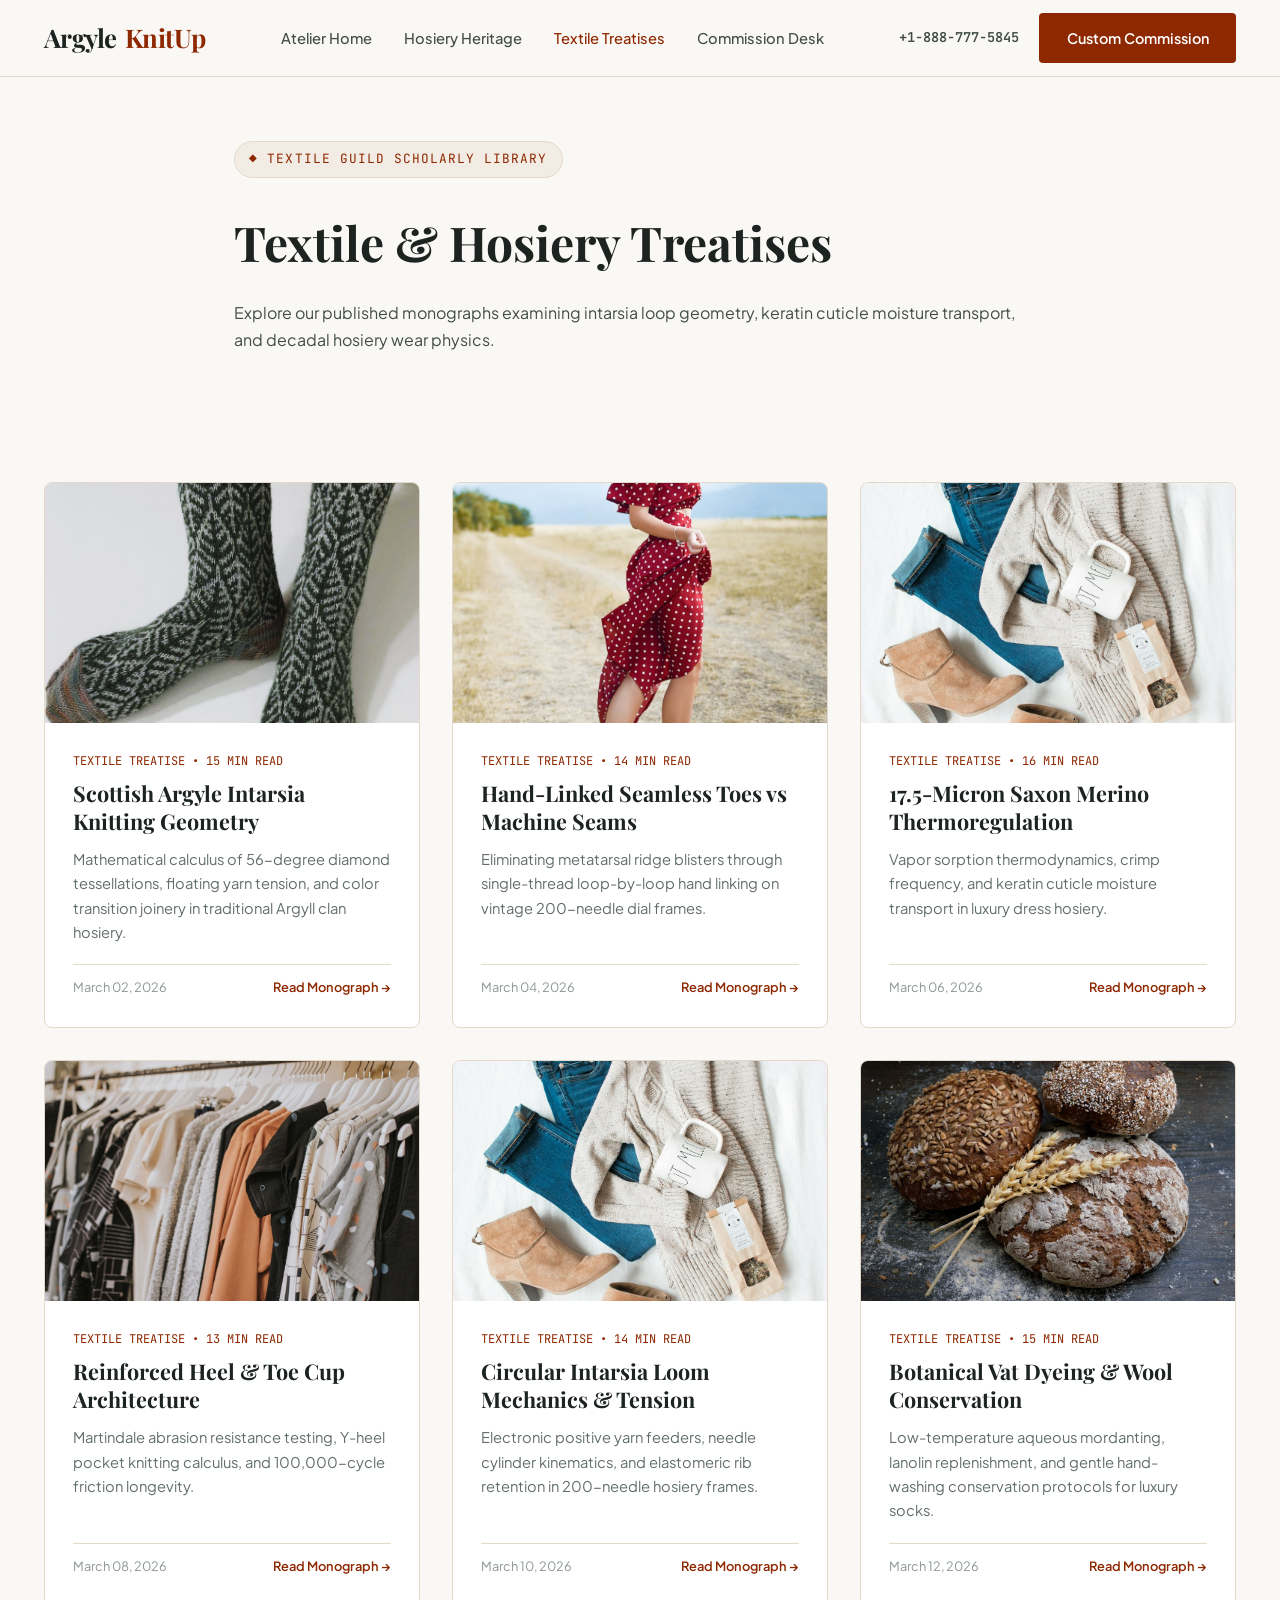
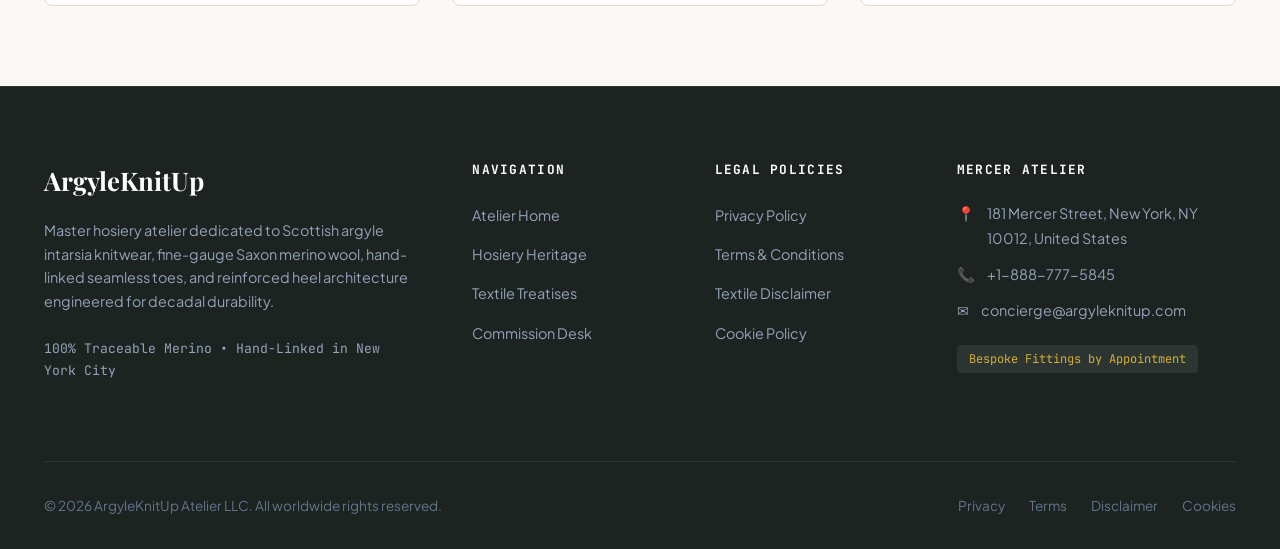
<file: blog/index.html>
<!DOCTYPE html>
<html lang="en">
<head>
  <meta charset="UTF-8">
  <meta name="viewport" content="width=device-width, initial-scale=1.0">
  <title>Textile Treatises &amp; Hosiery Monographs | ArgyleKnitUp NYC</title>
  <meta name="description" content="Scholarly monographs on Scottish argyle diamond intarsia mathematics, hand-linked seamless toe biomechanics, and Saxon merino wool thermoregulation.">
  <link rel="canonical" href="https://argyleknitup.com/blog/index.html">
  <link rel="preconnect" href="https://fonts.googleapis.com">
  <link rel="preconnect" href="https://fonts.gstatic.com" crossorigin>
  <link href="https://fonts.googleapis.com/css2?family=JetBrains+Mono:wght@400;500;600&family=Playfair+Display:ital,wght@0,500;0,600;0,700;1,600&family=Plus+Jakarta+Sans:wght@400;500;600;700&display=swap" rel="stylesheet">
  <!-- Google Analytics Tag G-0LY0HY7L01 -->
  <script async src="https://www.googletagmanager.com/gtag/js?id=G-0LY0HY7L01"></script>
  <script>
    window.dataLayer = window.dataLayer || [];
    function gtag(){dataLayer.push(arguments);}
    gtag('js', new Date());
    gtag('config', 'G-0LY0HY7L01');
  </script>
  <link rel="stylesheet" href="../assets/css/style.css">
</head>
<body>

<header class="site-header">
  <div class="header-inner">
    <a href="../index.php" class="brand-logo">
      Argyle<span>KnitUp</span>
    </a>
    <ul class="nav-links">
      <li><a href="../index.php" class="">Atelier Home</a></li>
      <li><a href="../about.html" class="">Hosiery Heritage</a></li>
      <li><a href="../blog.html" class="active">Textile Treatises</a></li>
      <li><a href="../contact.html" class="">Commission Desk</a></li>
    </ul>
    <div class="header-cta">
      <a href="tel:+18887775845" style="font-family:var(--font-mono);font-size:0.85rem;font-weight:600;color:var(--color-slate-700);">+1-888-777-5845</a>
      <a href="../contact.html" class="btn btn-primary">Custom Commission</a>
      <button class="mobile-toggle" id="mobile-toggle" aria-label="Toggle navigation menu">
        <span></span>
        <span></span>
        <span></span>
      </button>
    </div>
  </div>
</header>
<div class="mobile-drawer" id="mobile-drawer">
  <ul class="mobile-drawer-nav">
    <li><a href="../index.php">Atelier Home</a></li>
    <li><a href="../about.html">Hosiery Heritage</a></li>
    <li><a href="../blog.html">Textile Treatises</a></li>
    <li><a href="../contact.html">Commission Desk</a></li>
    <li style="margin-top:2rem;padding-top:1.5rem;border-top:1px solid var(--color-border);">
      <p style="font-family:var(--font-mono);font-size:0.85rem;color:var(--color-slate-600);margin-bottom:0.5rem;">Direct Telephone:</p>
      <a href="tel:+18887775845" style="font-size:1.1rem;font-weight:700;color:var(--color-accent);">+1-888-777-5845</a>
    </li>
    <li>
      <p style="font-family:var(--font-mono);font-size:0.85rem;color:var(--color-slate-600);margin-bottom:0.5rem;">Atelier Gallery:</p>
      <p style="font-size:0.95rem;color:var(--color-slate-800);">181 Mercer Street, New York, NY 10012, United States</p>
    </li>
  </ul>
</div>

<section class="hero" style="padding:4rem 0 3rem;">
  <div class="container-narrow">
    <span class="hero-badge">&#9670; Textile Guild Scholarly Library</span>
    <h1 style="font-family:var(--font-serif);font-size:3rem;margin-bottom:1rem;color:var(--color-slate-900);">Textile &amp; Hosiery Treatises</h1>
    <p class="hero-lead">
      Explore our published monographs examining intarsia loop geometry, keratin cuticle moisture transport, and decadal hosiery wear physics.
    </p>
  </div>
</section>

<section class="section">
  <div class="container">
    <div class="grid-3">
      
      <div class="card">
        <div class="card-img">
          <img src="../assets/images/traditional_argyle_diamond_intarsia.jpg" alt="Scottish Argyle Intarsia Knitting Geometry" loading="lazy">
        </div>
        <div class="card-body">
          <span class="card-tag">Textile Treatise &bull; 15 Min Read</span>
          <h3 class="card-title"><a href="../blog/scottish-argyle-intarsia-geometry-kinetics.html">Scottish Argyle Intarsia Knitting Geometry</a></h3>
          <p class="card-desc">Mathematical calculus of 56-degree diamond tessellations, floating yarn tension, and color transition joinery in traditional Argyll clan hosiery.</p>
          <div style="margin-top:auto;border-top:1px solid var(--color-border);padding-top:0.75rem;display:flex;justify-content:space-between;align-items:center;font-size:0.8rem;color:var(--color-slate-500);">
            <span>March 02, 2026</span>
            <a href="../blog/scottish-argyle-intarsia-geometry-kinetics.html" style="font-weight:600;color:var(--color-accent);">Read Monograph &rarr;</a>
          </div>
        </div>
      </div>

      <div class="card">
        <div class="card-img">
          <img src="../assets/images/hand_linked_seamless_toe_finishing.jpg" alt="Hand-Linked Seamless Toes vs Machine Seams" loading="lazy">
        </div>
        <div class="card-body">
          <span class="card-tag">Textile Treatise &bull; 14 Min Read</span>
          <h3 class="card-title"><a href="../blog/hand-linked-seamless-toe-biomechanics.html">Hand-Linked Seamless Toes vs Machine Seams</a></h3>
          <p class="card-desc">Eliminating metatarsal ridge blisters through single-thread loop-by-loop hand linking on vintage 200-needle dial frames.</p>
          <div style="margin-top:auto;border-top:1px solid var(--color-border);padding-top:0.75rem;display:flex;justify-content:space-between;align-items:center;font-size:0.8rem;color:var(--color-slate-500);">
            <span>March 04, 2026</span>
            <a href="../blog/hand-linked-seamless-toe-biomechanics.html" style="font-weight:600;color:var(--color-accent);">Read Monograph &rarr;</a>
          </div>
        </div>
      </div>

      <div class="card">
        <div class="card-img">
          <img src="../assets/images/fine_gauge_merino_cashmere_yarn_spools.jpg" alt="17.5-Micron Saxon Merino Thermoregulation" loading="lazy">
        </div>
        <div class="card-body">
          <span class="card-tag">Textile Treatise &bull; 16 Min Read</span>
          <h3 class="card-title"><a href="../blog/extrafine-merino-cashmere-micron-thermoregulation.html">17.5-Micron Saxon Merino Thermoregulation</a></h3>
          <p class="card-desc">Vapor sorption thermodynamics, crimp frequency, and keratin cuticle moisture transport in luxury dress hosiery.</p>
          <div style="margin-top:auto;border-top:1px solid var(--color-border);padding-top:0.75rem;display:flex;justify-content:space-between;align-items:center;font-size:0.8rem;color:var(--color-slate-500);">
            <span>March 06, 2026</span>
            <a href="../blog/extrafine-merino-cashmere-micron-thermoregulation.html" style="font-weight:600;color:var(--color-accent);">Read Monograph &rarr;</a>
          </div>
        </div>
      </div>

      <div class="card">
        <div class="card-img">
          <img src="../assets/images/pattern_drafting_precision_bench.jpg" alt="Reinforced Heel &amp; Toe Cup Architecture" loading="lazy">
        </div>
        <div class="card-body">
          <span class="card-tag">Textile Treatise &bull; 13 Min Read</span>
          <h3 class="card-title"><a href="../blog/reinforcement-metallurgy-polyamide-heel-toe-abrasion.html">Reinforced Heel &amp; Toe Cup Architecture</a></h3>
          <p class="card-desc">Martindale abrasion resistance testing, Y-heel pocket knitting calculus, and 100,000-cycle friction longevity.</p>
          <div style="margin-top:auto;border-top:1px solid var(--color-border);padding-top:0.75rem;display:flex;justify-content:space-between;align-items:center;font-size:0.8rem;color:var(--color-slate-500);">
            <span>March 08, 2026</span>
            <a href="../blog/reinforcement-metallurgy-polyamide-heel-toe-abrasion.html" style="font-weight:600;color:var(--color-accent);">Read Monograph &rarr;</a>
          </div>
        </div>
      </div>

      <div class="card">
        <div class="card-img">
          <img src="../assets/images/circular_intarsia_knitting_loom.jpg" alt="Circular Intarsia Loom Mechanics &amp; Tension" loading="lazy">
        </div>
        <div class="card-body">
          <span class="card-tag">Textile Treatise &bull; 14 Min Read</span>
          <h3 class="card-title"><a href="../blog/circular-intarsia-loom-tension-engineering.html">Circular Intarsia Loom Mechanics &amp; Tension</a></h3>
          <p class="card-desc">Electronic positive yarn feeders, needle cylinder kinematics, and elastomeric rib retention in 200-needle hosiery frames.</p>
          <div style="margin-top:auto;border-top:1px solid var(--color-border);padding-top:0.75rem;display:flex;justify-content:space-between;align-items:center;font-size:0.8rem;color:var(--color-slate-500);">
            <span>March 10, 2026</span>
            <a href="../blog/circular-intarsia-loom-tension-engineering.html" style="font-weight:600;color:var(--color-accent);">Read Monograph &rarr;</a>
          </div>
        </div>
      </div>

      <div class="card">
        <div class="card-img">
          <img src="../assets/images/raw_botanical_fiber_harvest_lab.jpg" alt="Botanical Vat Dyeing &amp; Wool Conservation" loading="lazy">
        </div>
        <div class="card-body">
          <span class="card-tag">Textile Treatise &bull; 15 Min Read</span>
          <h3 class="card-title"><a href="../blog/botanical-vat-dyeing-heirloom-hosiery-preservation.html">Botanical Vat Dyeing &amp; Wool Conservation</a></h3>
          <p class="card-desc">Low-temperature aqueous mordanting, lanolin replenishment, and gentle hand-washing conservation protocols for luxury socks.</p>
          <div style="margin-top:auto;border-top:1px solid var(--color-border);padding-top:0.75rem;display:flex;justify-content:space-between;align-items:center;font-size:0.8rem;color:var(--color-slate-500);">
            <span>March 12, 2026</span>
            <a href="../blog/botanical-vat-dyeing-heirloom-hosiery-preservation.html" style="font-weight:600;color:var(--color-accent);">Read Monograph &rarr;</a>
          </div>
        </div>
      </div>

    </div>
  </div>
</section>

<footer class="site-footer">
  <div class="container">
    <div class="footer-grid">
      <div class="footer-brand">
        <h3>ArgyleKnitUp</h3>
        <p>
          Master hosiery atelier dedicated to Scottish argyle intarsia knitwear, fine-gauge Saxon merino wool, hand-linked seamless toes, and reinforced heel architecture engineered for decadal durability.
        </p>
        <p style="font-family:var(--font-mono);font-size:0.82rem;color:#94A3B8;">
          100% Traceable Merino &bull; Hand-Linked in New York City
        </p>
      </div>
      <div class="footer-col">
        <h4>Navigation</h4>
        <ul>
          <li><a href="../index.php">Atelier Home</a></li>
          <li><a href="../about.html">Hosiery Heritage</a></li>
          <li><a href="../blog.html">Textile Treatises</a></li>
          <li><a href="../contact.html">Commission Desk</a></li>
        </ul>
      </div>
      <div class="footer-col">
        <h4>Legal Policies</h4>
        <ul>
          <li><a href="../privacy-policy.html">Privacy Policy</a></li>
          <li><a href="../terms-and-conditions.html">Terms &amp; Conditions</a></li>
          <li><a href="../disclaimer.html">Textile Disclaimer</a></li>
          <li><a href="../cookie-policy.html">Cookie Policy</a></li>
        </ul>
      </div>
      <div class="footer-col">
        <h4>Mercer Atelier</h4>
        <div class="footer-contact-item">
          <span>&#128205;</span>
          <span>181 Mercer Street, New York, NY 10012, United States</span>
        </div>
        <div class="footer-contact-item">
          <span>&#128222;</span>
          <span><a href="tel:+18887775845">+1-888-777-5845</a></span>
        </div>
        <div class="footer-contact-item">
          <span>&#9993;</span>
          <span>concierge@argyleknitup.com</span>
        </div>
        <div style="margin-top:1.25rem;">
          <span style="font-family:var(--font-mono);font-size:0.75rem;background:#2C3531;padding:0.35rem 0.75rem;border-radius:var(--radius-sm);color:#D4AF37;">
            Bespoke Fittings by Appointment
          </span>
        </div>
      </div>
    </div>
    <div class="footer-bottom">
      <div>&copy; 2026 ArgyleKnitUp Atelier LLC. All worldwide rights reserved.</div>
      <div style="display:flex;gap:1.5rem;">
        <a href="../privacy-policy.html">Privacy</a>
        <a href="../terms-and-conditions.html">Terms</a>
        <a href="../disclaimer.html">Disclaimer</a>
        <a href="../cookie-policy.html">Cookies</a>
      </div>
    </div>
  </div>
</footer>
<script src="../assets/js/main.js"></script>
</body>
</html>
</file>
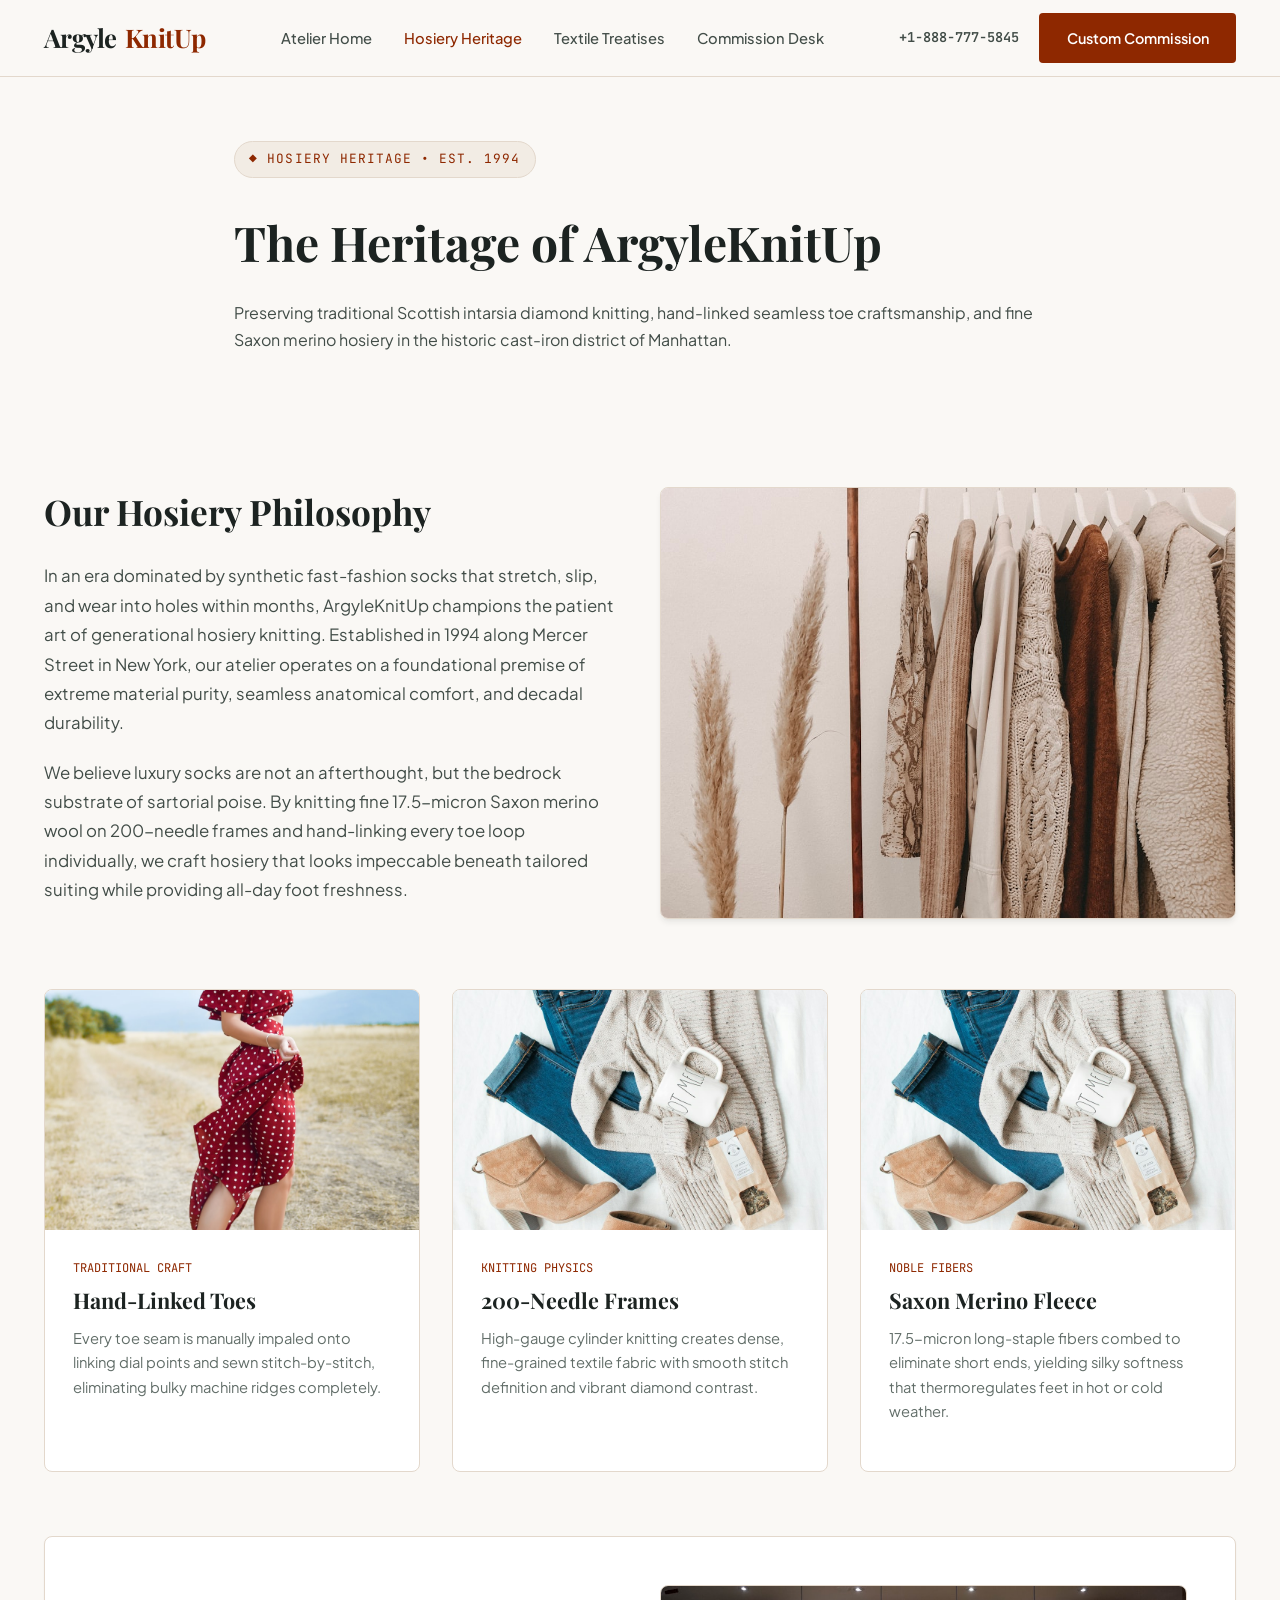
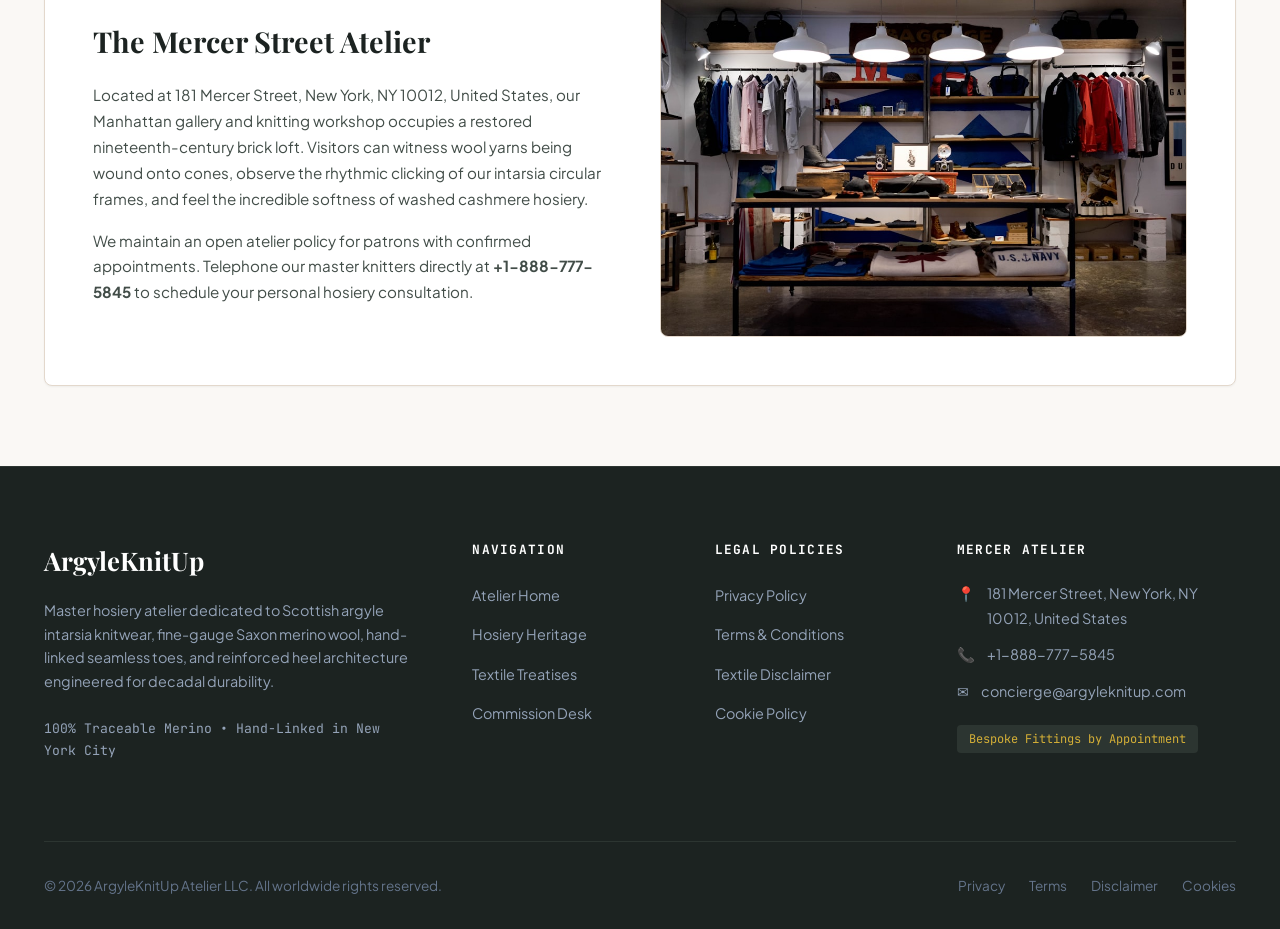
<file: about.html>
<!DOCTYPE html>
<html lang="en">
<head>
  <meta charset="UTF-8">
  <meta name="viewport" content="width=device-width, initial-scale=1.0">
  <title>Hosiery Heritage &amp; Guild Traditions | ArgyleKnitUp NYC</title>
  <meta name="description" content="Discover the history, master knitters, and Scottish intarsia standards of ArgyleKnitUp at 181 Mercer Street, New York.">
  <link rel="canonical" href="https://argyleknitup.com/about.html">
  <link rel="preconnect" href="https://fonts.googleapis.com">
  <link rel="preconnect" href="https://fonts.gstatic.com" crossorigin>
  <link href="https://fonts.googleapis.com/css2?family=JetBrains+Mono:wght@400;500;600&family=Playfair+Display:ital,wght@0,500;0,600;0,700;1,600&family=Plus+Jakarta+Sans:wght@400;500;600;700&display=swap" rel="stylesheet">
  <!-- Google Analytics Tag G-0LY0HY7L01 -->
  <script async src="https://www.googletagmanager.com/gtag/js?id=G-0LY0HY7L01"></script>
  <script>
    window.dataLayer = window.dataLayer || [];
    function gtag(){dataLayer.push(arguments);}
    gtag('js', new Date());
    gtag('config', 'G-0LY0HY7L01');
  </script>
  <link rel="stylesheet" href="assets/css/style.css">
</head>
<body>

<header class="site-header">
  <div class="header-inner">
    <a href="index.php" class="brand-logo">
      Argyle<span>KnitUp</span>
    </a>
    <ul class="nav-links">
      <li><a href="index.php" class="">Atelier Home</a></li>
      <li><a href="about.html" class="active">Hosiery Heritage</a></li>
      <li><a href="blog.html" class="">Textile Treatises</a></li>
      <li><a href="contact.html" class="">Commission Desk</a></li>
    </ul>
    <div class="header-cta">
      <a href="tel:+18887775845" style="font-family:var(--font-mono);font-size:0.85rem;font-weight:600;color:var(--color-slate-700);">+1-888-777-5845</a>
      <a href="contact.html" class="btn btn-primary">Custom Commission</a>
      <button class="mobile-toggle" id="mobile-toggle" aria-label="Toggle navigation menu">
        <span></span>
        <span></span>
        <span></span>
      </button>
    </div>
  </div>
</header>
<div class="mobile-drawer" id="mobile-drawer">
  <ul class="mobile-drawer-nav">
    <li><a href="index.php">Atelier Home</a></li>
    <li><a href="about.html">Hosiery Heritage</a></li>
    <li><a href="blog.html">Textile Treatises</a></li>
    <li><a href="contact.html">Commission Desk</a></li>
    <li style="margin-top:2rem;padding-top:1.5rem;border-top:1px solid var(--color-border);">
      <p style="font-family:var(--font-mono);font-size:0.85rem;color:var(--color-slate-600);margin-bottom:0.5rem;">Direct Telephone:</p>
      <a href="tel:+18887775845" style="font-size:1.1rem;font-weight:700;color:var(--color-accent);">+1-888-777-5845</a>
    </li>
    <li>
      <p style="font-family:var(--font-mono);font-size:0.85rem;color:var(--color-slate-600);margin-bottom:0.5rem;">Atelier Gallery:</p>
      <p style="font-size:0.95rem;color:var(--color-slate-800);">181 Mercer Street, New York, NY 10012, United States</p>
    </li>
  </ul>
</div>

<section class="hero" style="padding:4rem 0 3rem;">
  <div class="container-narrow">
    <span class="hero-badge">&#9670; Hosiery Heritage &bull; Est. 1994</span>
    <h1 style="font-family:var(--font-serif);font-size:3rem;margin-bottom:1rem;color:var(--color-slate-900);">The Heritage of ArgyleKnitUp</h1>
    <p class="hero-lead">
      Preserving traditional Scottish intarsia diamond knitting, hand-linked seamless toe craftsmanship, and fine Saxon merino hosiery in the historic cast-iron district of Manhattan.
    </p>
  </div>
</section>

<section class="section">
  <div class="container">
    <div class="grid-2" style="align-items:center;margin-bottom:4rem;">
      <div>
        <h2 style="font-family:var(--font-serif);font-size:2.2rem;color:var(--color-slate-900);margin-bottom:1.25rem;">Our Hosiery Philosophy</h2>
        <p style="font-size:1.05rem;line-height:1.75;color:var(--color-slate-700);margin-bottom:1.25rem;">
          In an era dominated by synthetic fast-fashion socks that stretch, slip, and wear into holes within months, ArgyleKnitUp champions the patient art of generational hosiery knitting. Established in 1994 along Mercer Street in New York, our atelier operates on a foundational premise of extreme material purity, seamless anatomical comfort, and decadal durability.
        </p>
        <p style="font-size:1.05rem;line-height:1.75;color:var(--color-slate-700);margin-bottom:1.25rem;">
          We believe luxury socks are not an afterthought, but the bedrock substrate of sartorial poise. By knitting fine 17.5-micron Saxon merino wool on 200-needle frames and hand-linking every toe loop individually, we craft hosiery that looks impeccable beneath tailored suiting while providing all-day foot freshness.
        </p>
      </div>
      <div>
        <img src="assets/images/knitting_atelier_workshop_mercer.jpg" alt="Knitting atelier workshop mercer" style="border-radius:var(--radius-md);box-shadow:var(--shadow-md);border:1px solid var(--color-border);">
      </div>
    </div>

    <div class="grid-3" style="margin-bottom:4rem;">
      <div class="card">
        <div class="card-img">
          <img src="assets/images/hand_linked_seamless_toe_finishing.jpg" alt="Hand linked seamless toe finishing">
        </div>
        <div class="card-body">
          <span class="card-tag">Traditional Craft</span>
          <h3 class="card-title">Hand-Linked Toes</h3>
          <p class="card-desc">
            Every toe seam is manually impaled onto linking dial points and sewn stitch-by-stitch, eliminating bulky machine ridges completely.
          </p>
        </div>
      </div>
      <div class="card">
        <div class="card-img">
          <img src="assets/images/circular_intarsia_knitting_loom.jpg" alt="Circular intarsia knitting loom">
        </div>
        <div class="card-body">
          <span class="card-tag">Knitting Physics</span>
          <h3 class="card-title">200-Needle Frames</h3>
          <p class="card-desc">
            High-gauge cylinder knitting creates dense, fine-grained textile fabric with smooth stitch definition and vibrant diamond contrast.
          </p>
        </div>
      </div>
      <div class="card">
        <div class="card-img">
          <img src="assets/images/fine_gauge_merino_cashmere_yarn_spools.jpg" alt="Fine gauge merino cashmere yarn spools">
        </div>
        <div class="card-body">
          <span class="card-tag">Noble Fibers</span>
          <h3 class="card-title">Saxon Merino Fleece</h3>
          <p class="card-desc">
            17.5-micron long-staple fibers combed to eliminate short ends, yielding silky softness that thermoregulates feet in hot or cold weather.
          </p>
        </div>
      </div>
    </div>

    <div style="background:var(--color-surface);border:1px solid var(--color-border);padding:3rem;border-radius:var(--radius-md);box-shadow:var(--shadow-sm);">
      <div class="grid-2" style="align-items:center;">
        <div>
          <h3 style="font-family:var(--font-serif);font-size:1.8rem;color:var(--color-slate-900);margin-bottom:1rem;">The Mercer Street Atelier</h3>
          <p style="font-size:0.95rem;color:var(--color-slate-700);margin-bottom:1rem;line-height:1.7;">
            Located at 181 Mercer Street, New York, NY 10012, United States, our Manhattan gallery and knitting workshop occupies a restored nineteenth-century brick loft. Visitors can witness wool yarns being wound onto cones, observe the rhythmic clicking of our intarsia circular frames, and feel the incredible softness of washed cashmere hosiery.
          </p>
          <p style="font-size:0.95rem;color:var(--color-slate-700);line-height:1.7;">
            We maintain an open atelier policy for patrons with confirmed appointments. Telephone our master knitters directly at <strong>+1-888-777-5845</strong> to schedule your personal hosiery consultation.
          </p>
        </div>
        <div>
          <img src="assets/images/mercer_street_hosiery_salon.jpg" alt="Mercer street hosiery salon" style="border-radius:var(--radius-md);border:1px solid var(--color-border);">
        </div>
      </div>
    </div>
  </div>
</section>

<footer class="site-footer">
  <div class="container">
    <div class="footer-grid">
      <div class="footer-brand">
        <h3>ArgyleKnitUp</h3>
        <p>
          Master hosiery atelier dedicated to Scottish argyle intarsia knitwear, fine-gauge Saxon merino wool, hand-linked seamless toes, and reinforced heel architecture engineered for decadal durability.
        </p>
        <p style="font-family:var(--font-mono);font-size:0.82rem;color:#94A3B8;">
          100% Traceable Merino &bull; Hand-Linked in New York City
        </p>
      </div>
      <div class="footer-col">
        <h4>Navigation</h4>
        <ul>
          <li><a href="index.php">Atelier Home</a></li>
          <li><a href="about.html">Hosiery Heritage</a></li>
          <li><a href="blog.html">Textile Treatises</a></li>
          <li><a href="contact.html">Commission Desk</a></li>
        </ul>
      </div>
      <div class="footer-col">
        <h4>Legal Policies</h4>
        <ul>
          <li><a href="privacy-policy.html">Privacy Policy</a></li>
          <li><a href="terms-and-conditions.html">Terms &amp; Conditions</a></li>
          <li><a href="disclaimer.html">Textile Disclaimer</a></li>
          <li><a href="cookie-policy.html">Cookie Policy</a></li>
        </ul>
      </div>
      <div class="footer-col">
        <h4>Mercer Atelier</h4>
        <div class="footer-contact-item">
          <span>&#128205;</span>
          <span>181 Mercer Street, New York, NY 10012, United States</span>
        </div>
        <div class="footer-contact-item">
          <span>&#128222;</span>
          <span><a href="tel:+18887775845">+1-888-777-5845</a></span>
        </div>
        <div class="footer-contact-item">
          <span>&#9993;</span>
          <span>concierge@argyleknitup.com</span>
        </div>
        <div style="margin-top:1.25rem;">
          <span style="font-family:var(--font-mono);font-size:0.75rem;background:#2C3531;padding:0.35rem 0.75rem;border-radius:var(--radius-sm);color:#D4AF37;">
            Bespoke Fittings by Appointment
          </span>
        </div>
      </div>
    </div>
    <div class="footer-bottom">
      <div>&copy; 2026 ArgyleKnitUp Atelier LLC. All worldwide rights reserved.</div>
      <div style="display:flex;gap:1.5rem;">
        <a href="privacy-policy.html">Privacy</a>
        <a href="terms-and-conditions.html">Terms</a>
        <a href="disclaimer.html">Disclaimer</a>
        <a href="cookie-policy.html">Cookies</a>
      </div>
    </div>
  </div>
</footer>
<script src="assets/js/main.js"></script>
</body>
</html>
</file>
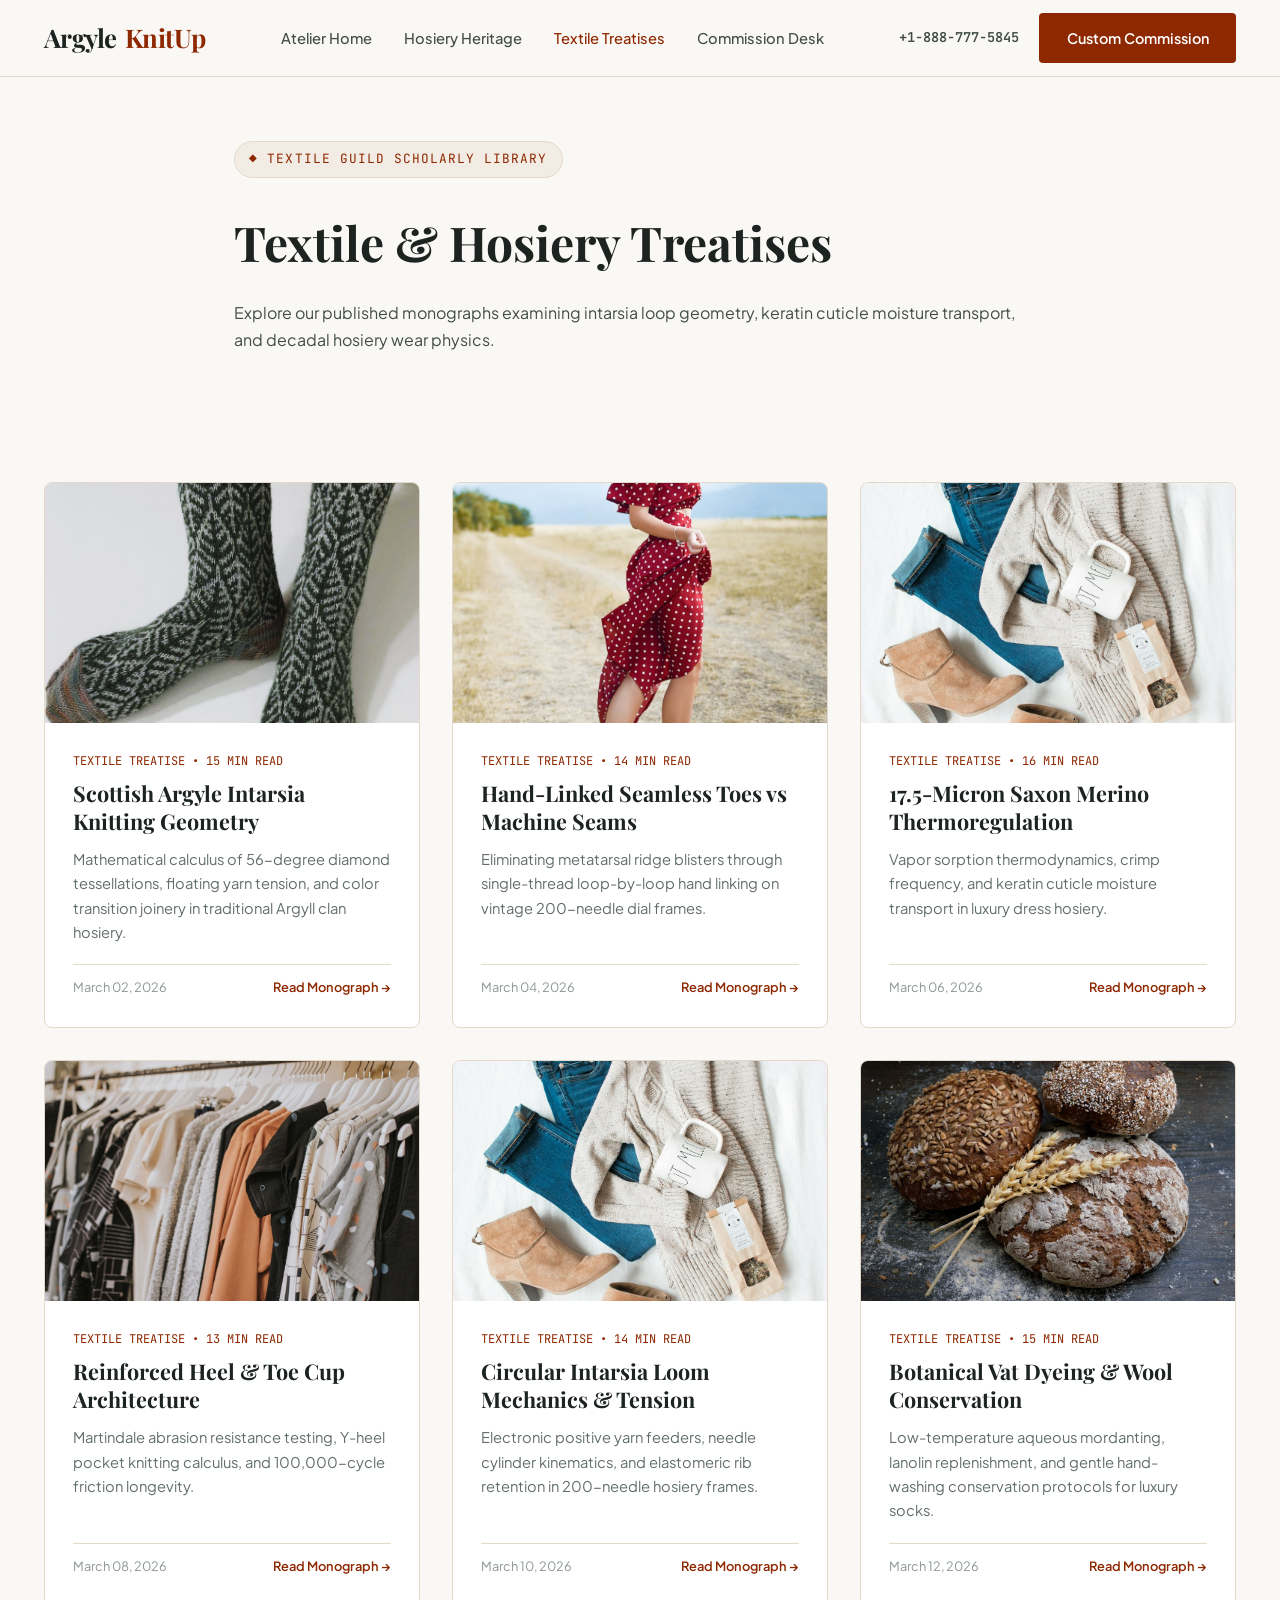
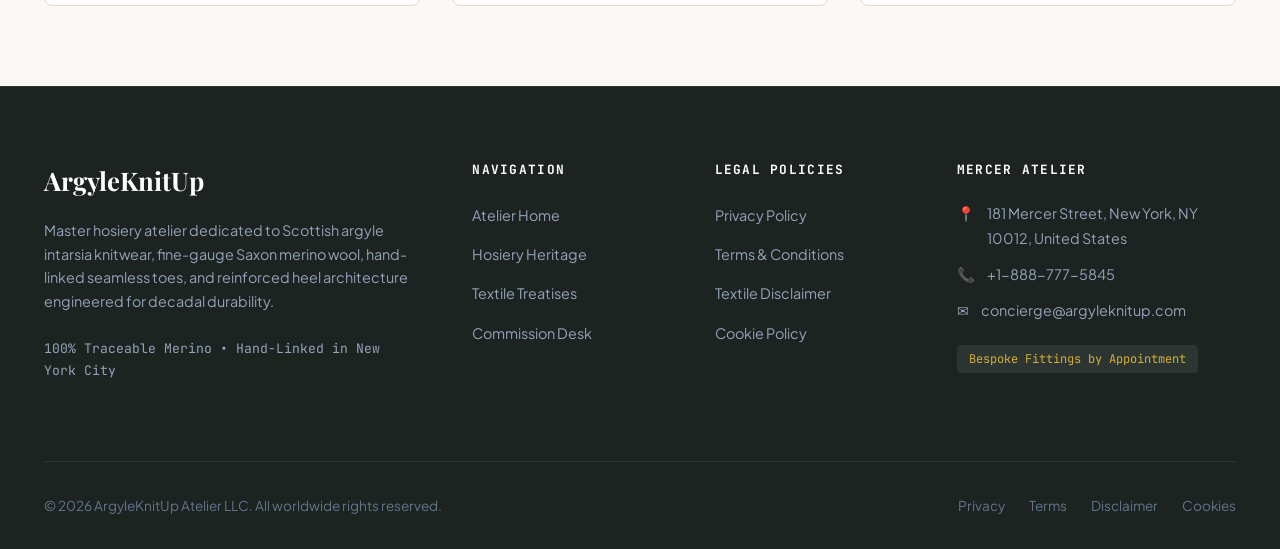
<file: blog.html>
<!DOCTYPE html>
<html lang="en">
<head>
  <meta charset="UTF-8">
  <meta name="viewport" content="width=device-width, initial-scale=1.0">
  <title>Textile Treatises &amp; Hosiery Monographs | ArgyleKnitUp NYC</title>
  <meta name="description" content="Scholarly monographs on Scottish argyle diamond intarsia mathematics, hand-linked seamless toe biomechanics, and Saxon merino wool thermoregulation.">
  <link rel="canonical" href="https://argyleknitup.com/blog.html">
  <link rel="preconnect" href="https://fonts.googleapis.com">
  <link rel="preconnect" href="https://fonts.gstatic.com" crossorigin>
  <link href="https://fonts.googleapis.com/css2?family=JetBrains+Mono:wght@400;500;600&family=Playfair+Display:ital,wght@0,500;0,600;0,700;1,600&family=Plus+Jakarta+Sans:wght@400;500;600;700&display=swap" rel="stylesheet">
  <!-- Google Analytics Tag G-0LY0HY7L01 -->
  <script async src="https://www.googletagmanager.com/gtag/js?id=G-0LY0HY7L01"></script>
  <script>
    window.dataLayer = window.dataLayer || [];
    function gtag(){dataLayer.push(arguments);}
    gtag('js', new Date());
    gtag('config', 'G-0LY0HY7L01');
  </script>
  <link rel="stylesheet" href="assets/css/style.css">
</head>
<body>

<header class="site-header">
  <div class="header-inner">
    <a href="index.php" class="brand-logo">
      Argyle<span>KnitUp</span>
    </a>
    <ul class="nav-links">
      <li><a href="index.php" class="">Atelier Home</a></li>
      <li><a href="about.html" class="">Hosiery Heritage</a></li>
      <li><a href="blog.html" class="active">Textile Treatises</a></li>
      <li><a href="contact.html" class="">Commission Desk</a></li>
    </ul>
    <div class="header-cta">
      <a href="tel:+18887775845" style="font-family:var(--font-mono);font-size:0.85rem;font-weight:600;color:var(--color-slate-700);">+1-888-777-5845</a>
      <a href="contact.html" class="btn btn-primary">Custom Commission</a>
      <button class="mobile-toggle" id="mobile-toggle" aria-label="Toggle navigation menu">
        <span></span>
        <span></span>
        <span></span>
      </button>
    </div>
  </div>
</header>
<div class="mobile-drawer" id="mobile-drawer">
  <ul class="mobile-drawer-nav">
    <li><a href="index.php">Atelier Home</a></li>
    <li><a href="about.html">Hosiery Heritage</a></li>
    <li><a href="blog.html">Textile Treatises</a></li>
    <li><a href="contact.html">Commission Desk</a></li>
    <li style="margin-top:2rem;padding-top:1.5rem;border-top:1px solid var(--color-border);">
      <p style="font-family:var(--font-mono);font-size:0.85rem;color:var(--color-slate-600);margin-bottom:0.5rem;">Direct Telephone:</p>
      <a href="tel:+18887775845" style="font-size:1.1rem;font-weight:700;color:var(--color-accent);">+1-888-777-5845</a>
    </li>
    <li>
      <p style="font-family:var(--font-mono);font-size:0.85rem;color:var(--color-slate-600);margin-bottom:0.5rem;">Atelier Gallery:</p>
      <p style="font-size:0.95rem;color:var(--color-slate-800);">181 Mercer Street, New York, NY 10012, United States</p>
    </li>
  </ul>
</div>

<section class="hero" style="padding:4rem 0 3rem;">
  <div class="container-narrow">
    <span class="hero-badge">&#9670; Textile Guild Scholarly Library</span>
    <h1 style="font-family:var(--font-serif);font-size:3rem;margin-bottom:1rem;color:var(--color-slate-900);">Textile &amp; Hosiery Treatises</h1>
    <p class="hero-lead">
      Explore our published monographs examining intarsia loop geometry, keratin cuticle moisture transport, and decadal hosiery wear physics.
    </p>
  </div>
</section>

<section class="section">
  <div class="container">
    <div class="grid-3">
      
      <div class="card">
        <div class="card-img">
          <img src="assets/images/traditional_argyle_diamond_intarsia.jpg" alt="Scottish Argyle Intarsia Knitting Geometry" loading="lazy">
        </div>
        <div class="card-body">
          <span class="card-tag">Textile Treatise &bull; 15 Min Read</span>
          <h3 class="card-title"><a href="blog/scottish-argyle-intarsia-geometry-kinetics.html">Scottish Argyle Intarsia Knitting Geometry</a></h3>
          <p class="card-desc">Mathematical calculus of 56-degree diamond tessellations, floating yarn tension, and color transition joinery in traditional Argyll clan hosiery.</p>
          <div style="margin-top:auto;border-top:1px solid var(--color-border);padding-top:0.75rem;display:flex;justify-content:space-between;align-items:center;font-size:0.8rem;color:var(--color-slate-500);">
            <span>March 02, 2026</span>
            <a href="blog/scottish-argyle-intarsia-geometry-kinetics.html" style="font-weight:600;color:var(--color-accent);">Read Monograph &rarr;</a>
          </div>
        </div>
      </div>

      <div class="card">
        <div class="card-img">
          <img src="assets/images/hand_linked_seamless_toe_finishing.jpg" alt="Hand-Linked Seamless Toes vs Machine Seams" loading="lazy">
        </div>
        <div class="card-body">
          <span class="card-tag">Textile Treatise &bull; 14 Min Read</span>
          <h3 class="card-title"><a href="blog/hand-linked-seamless-toe-biomechanics.html">Hand-Linked Seamless Toes vs Machine Seams</a></h3>
          <p class="card-desc">Eliminating metatarsal ridge blisters through single-thread loop-by-loop hand linking on vintage 200-needle dial frames.</p>
          <div style="margin-top:auto;border-top:1px solid var(--color-border);padding-top:0.75rem;display:flex;justify-content:space-between;align-items:center;font-size:0.8rem;color:var(--color-slate-500);">
            <span>March 04, 2026</span>
            <a href="blog/hand-linked-seamless-toe-biomechanics.html" style="font-weight:600;color:var(--color-accent);">Read Monograph &rarr;</a>
          </div>
        </div>
      </div>

      <div class="card">
        <div class="card-img">
          <img src="assets/images/fine_gauge_merino_cashmere_yarn_spools.jpg" alt="17.5-Micron Saxon Merino Thermoregulation" loading="lazy">
        </div>
        <div class="card-body">
          <span class="card-tag">Textile Treatise &bull; 16 Min Read</span>
          <h3 class="card-title"><a href="blog/extrafine-merino-cashmere-micron-thermoregulation.html">17.5-Micron Saxon Merino Thermoregulation</a></h3>
          <p class="card-desc">Vapor sorption thermodynamics, crimp frequency, and keratin cuticle moisture transport in luxury dress hosiery.</p>
          <div style="margin-top:auto;border-top:1px solid var(--color-border);padding-top:0.75rem;display:flex;justify-content:space-between;align-items:center;font-size:0.8rem;color:var(--color-slate-500);">
            <span>March 06, 2026</span>
            <a href="blog/extrafine-merino-cashmere-micron-thermoregulation.html" style="font-weight:600;color:var(--color-accent);">Read Monograph &rarr;</a>
          </div>
        </div>
      </div>

      <div class="card">
        <div class="card-img">
          <img src="assets/images/pattern_drafting_precision_bench.jpg" alt="Reinforced Heel &amp; Toe Cup Architecture" loading="lazy">
        </div>
        <div class="card-body">
          <span class="card-tag">Textile Treatise &bull; 13 Min Read</span>
          <h3 class="card-title"><a href="blog/reinforcement-metallurgy-polyamide-heel-toe-abrasion.html">Reinforced Heel &amp; Toe Cup Architecture</a></h3>
          <p class="card-desc">Martindale abrasion resistance testing, Y-heel pocket knitting calculus, and 100,000-cycle friction longevity.</p>
          <div style="margin-top:auto;border-top:1px solid var(--color-border);padding-top:0.75rem;display:flex;justify-content:space-between;align-items:center;font-size:0.8rem;color:var(--color-slate-500);">
            <span>March 08, 2026</span>
            <a href="blog/reinforcement-metallurgy-polyamide-heel-toe-abrasion.html" style="font-weight:600;color:var(--color-accent);">Read Monograph &rarr;</a>
          </div>
        </div>
      </div>

      <div class="card">
        <div class="card-img">
          <img src="assets/images/circular_intarsia_knitting_loom.jpg" alt="Circular Intarsia Loom Mechanics &amp; Tension" loading="lazy">
        </div>
        <div class="card-body">
          <span class="card-tag">Textile Treatise &bull; 14 Min Read</span>
          <h3 class="card-title"><a href="blog/circular-intarsia-loom-tension-engineering.html">Circular Intarsia Loom Mechanics &amp; Tension</a></h3>
          <p class="card-desc">Electronic positive yarn feeders, needle cylinder kinematics, and elastomeric rib retention in 200-needle hosiery frames.</p>
          <div style="margin-top:auto;border-top:1px solid var(--color-border);padding-top:0.75rem;display:flex;justify-content:space-between;align-items:center;font-size:0.8rem;color:var(--color-slate-500);">
            <span>March 10, 2026</span>
            <a href="blog/circular-intarsia-loom-tension-engineering.html" style="font-weight:600;color:var(--color-accent);">Read Monograph &rarr;</a>
          </div>
        </div>
      </div>

      <div class="card">
        <div class="card-img">
          <img src="assets/images/raw_botanical_fiber_harvest_lab.jpg" alt="Botanical Vat Dyeing &amp; Wool Conservation" loading="lazy">
        </div>
        <div class="card-body">
          <span class="card-tag">Textile Treatise &bull; 15 Min Read</span>
          <h3 class="card-title"><a href="blog/botanical-vat-dyeing-heirloom-hosiery-preservation.html">Botanical Vat Dyeing &amp; Wool Conservation</a></h3>
          <p class="card-desc">Low-temperature aqueous mordanting, lanolin replenishment, and gentle hand-washing conservation protocols for luxury socks.</p>
          <div style="margin-top:auto;border-top:1px solid var(--color-border);padding-top:0.75rem;display:flex;justify-content:space-between;align-items:center;font-size:0.8rem;color:var(--color-slate-500);">
            <span>March 12, 2026</span>
            <a href="blog/botanical-vat-dyeing-heirloom-hosiery-preservation.html" style="font-weight:600;color:var(--color-accent);">Read Monograph &rarr;</a>
          </div>
        </div>
      </div>

    </div>
  </div>
</section>

<footer class="site-footer">
  <div class="container">
    <div class="footer-grid">
      <div class="footer-brand">
        <h3>ArgyleKnitUp</h3>
        <p>
          Master hosiery atelier dedicated to Scottish argyle intarsia knitwear, fine-gauge Saxon merino wool, hand-linked seamless toes, and reinforced heel architecture engineered for decadal durability.
        </p>
        <p style="font-family:var(--font-mono);font-size:0.82rem;color:#94A3B8;">
          100% Traceable Merino &bull; Hand-Linked in New York City
        </p>
      </div>
      <div class="footer-col">
        <h4>Navigation</h4>
        <ul>
          <li><a href="index.php">Atelier Home</a></li>
          <li><a href="about.html">Hosiery Heritage</a></li>
          <li><a href="blog.html">Textile Treatises</a></li>
          <li><a href="contact.html">Commission Desk</a></li>
        </ul>
      </div>
      <div class="footer-col">
        <h4>Legal Policies</h4>
        <ul>
          <li><a href="privacy-policy.html">Privacy Policy</a></li>
          <li><a href="terms-and-conditions.html">Terms &amp; Conditions</a></li>
          <li><a href="disclaimer.html">Textile Disclaimer</a></li>
          <li><a href="cookie-policy.html">Cookie Policy</a></li>
        </ul>
      </div>
      <div class="footer-col">
        <h4>Mercer Atelier</h4>
        <div class="footer-contact-item">
          <span>&#128205;</span>
          <span>181 Mercer Street, New York, NY 10012, United States</span>
        </div>
        <div class="footer-contact-item">
          <span>&#128222;</span>
          <span><a href="tel:+18887775845">+1-888-777-5845</a></span>
        </div>
        <div class="footer-contact-item">
          <span>&#9993;</span>
          <span>concierge@argyleknitup.com</span>
        </div>
        <div style="margin-top:1.25rem;">
          <span style="font-family:var(--font-mono);font-size:0.75rem;background:#2C3531;padding:0.35rem 0.75rem;border-radius:var(--radius-sm);color:#D4AF37;">
            Bespoke Fittings by Appointment
          </span>
        </div>
      </div>
    </div>
    <div class="footer-bottom">
      <div>&copy; 2026 ArgyleKnitUp Atelier LLC. All worldwide rights reserved.</div>
      <div style="display:flex;gap:1.5rem;">
        <a href="privacy-policy.html">Privacy</a>
        <a href="terms-and-conditions.html">Terms</a>
        <a href="disclaimer.html">Disclaimer</a>
        <a href="cookie-policy.html">Cookies</a>
      </div>
    </div>
  </div>
</footer>
<script src="assets/js/main.js"></script>
</body>
</html>
</file>
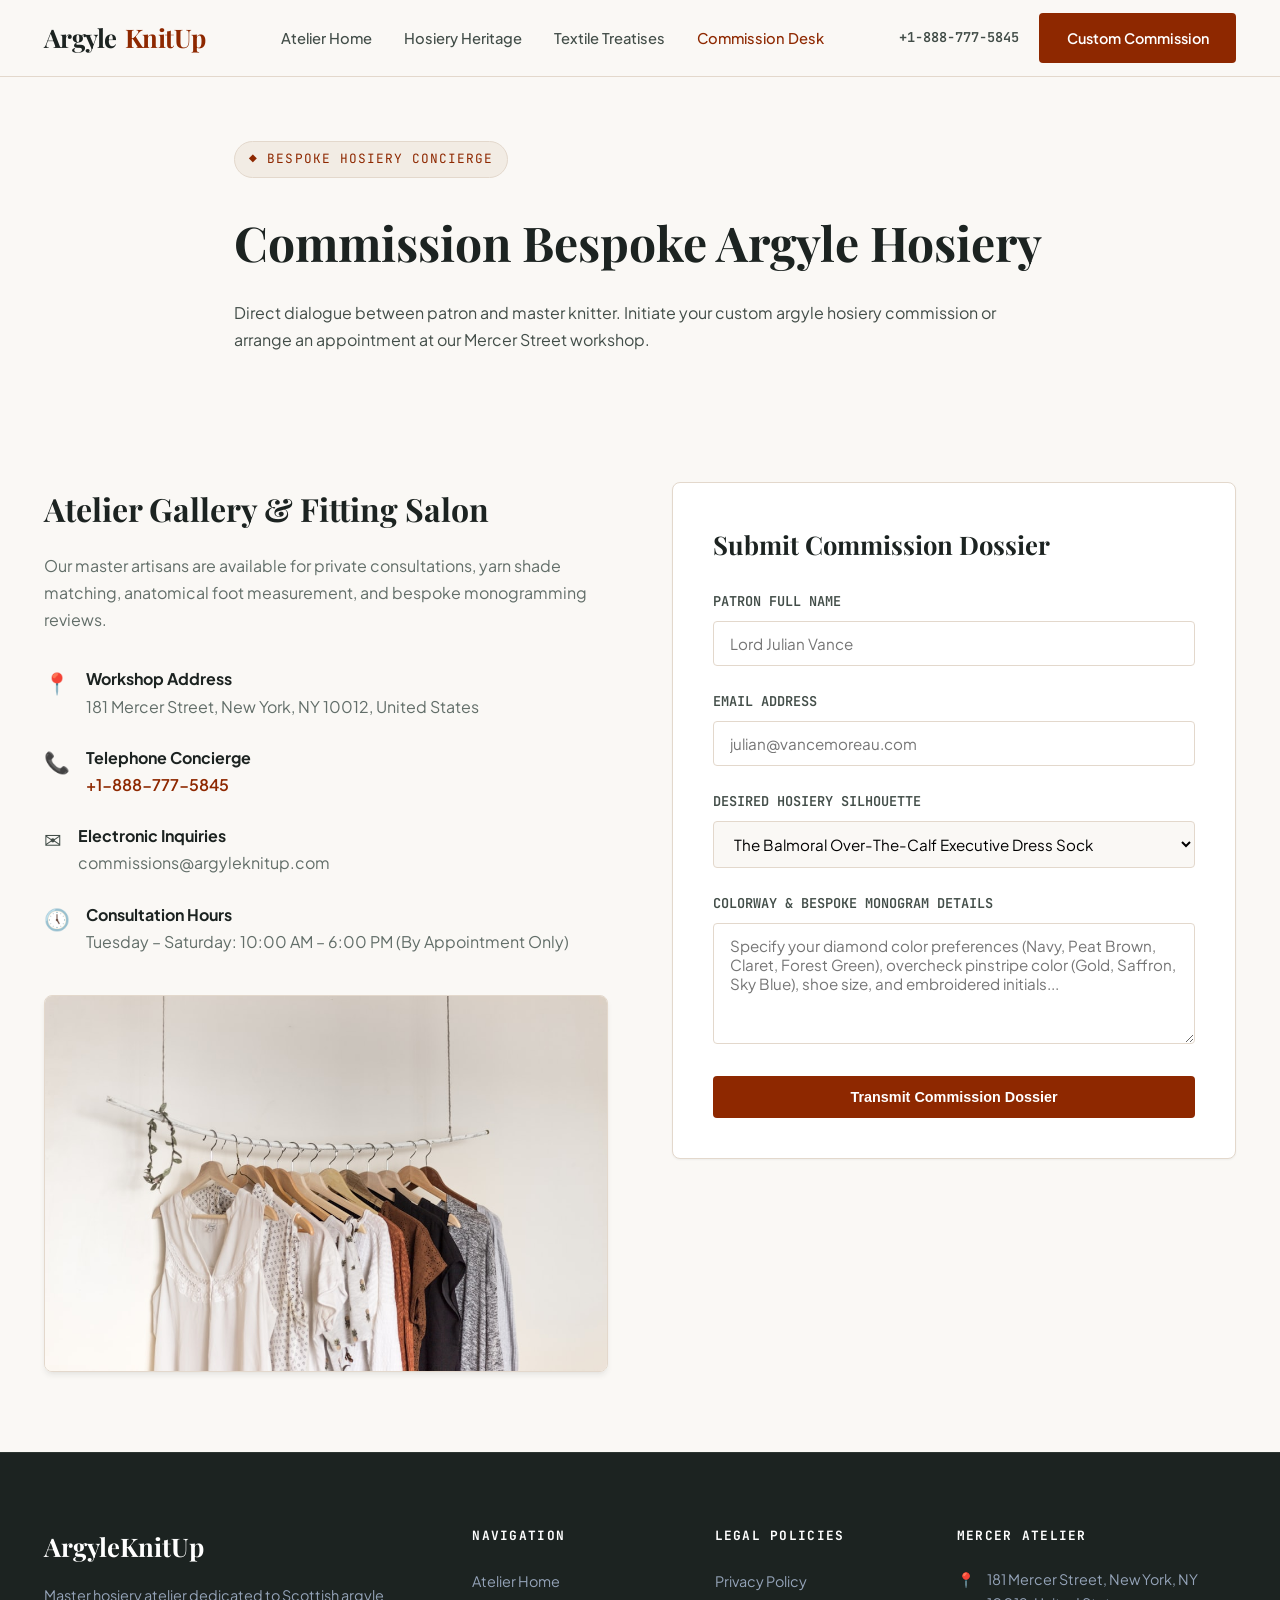
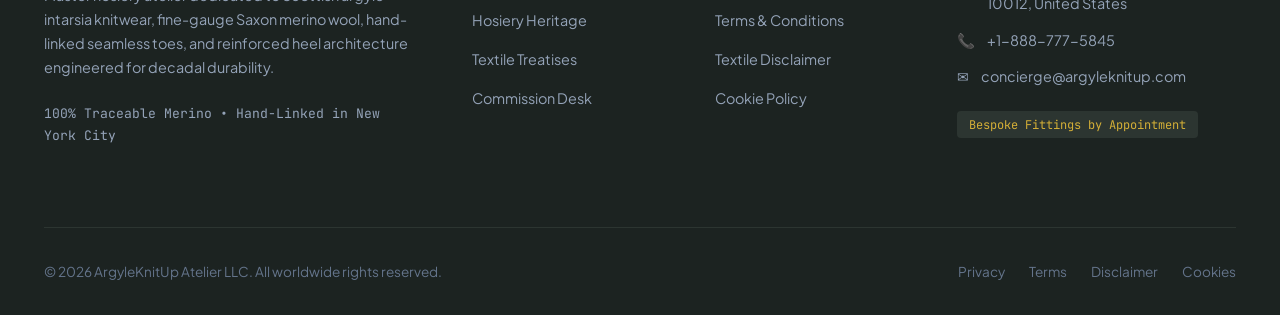
<file: contact.html>
<!DOCTYPE html>
<html lang="en">
<head>
  <meta charset="UTF-8">
  <meta name="viewport" content="width=device-width, initial-scale=1.0">
  <title>Commission Desk &amp; Private Atelier Appointments | ArgyleKnitUp NYC</title>
  <meta name="description" content="Submit a custom argyle hosiery commission inquiry or book a private consultation at 181 Mercer Street, New York.">
  <link rel="canonical" href="https://argyleknitup.com/contact.html">
  <link rel="preconnect" href="https://fonts.googleapis.com">
  <link rel="preconnect" href="https://fonts.gstatic.com" crossorigin>
  <link href="https://fonts.googleapis.com/css2?family=JetBrains+Mono:wght@400;500;600&family=Playfair+Display:ital,wght@0,500;0,600;0,700;1,600&family=Plus+Jakarta+Sans:wght@400;500;600;700&display=swap" rel="stylesheet">
  <!-- Google Analytics Tag G-0LY0HY7L01 -->
  <script async src="https://www.googletagmanager.com/gtag/js?id=G-0LY0HY7L01"></script>
  <script>
    window.dataLayer = window.dataLayer || [];
    function gtag(){dataLayer.push(arguments);}
    gtag('js', new Date());
    gtag('config', 'G-0LY0HY7L01');
  </script>
  <link rel="stylesheet" href="assets/css/style.css">
</head>
<body>

<header class="site-header">
  <div class="header-inner">
    <a href="index.php" class="brand-logo">
      Argyle<span>KnitUp</span>
    </a>
    <ul class="nav-links">
      <li><a href="index.php" class="">Atelier Home</a></li>
      <li><a href="about.html" class="">Hosiery Heritage</a></li>
      <li><a href="blog.html" class="">Textile Treatises</a></li>
      <li><a href="contact.html" class="active">Commission Desk</a></li>
    </ul>
    <div class="header-cta">
      <a href="tel:+18887775845" style="font-family:var(--font-mono);font-size:0.85rem;font-weight:600;color:var(--color-slate-700);">+1-888-777-5845</a>
      <a href="contact.html" class="btn btn-primary">Custom Commission</a>
      <button class="mobile-toggle" id="mobile-toggle" aria-label="Toggle navigation menu">
        <span></span>
        <span></span>
        <span></span>
      </button>
    </div>
  </div>
</header>
<div class="mobile-drawer" id="mobile-drawer">
  <ul class="mobile-drawer-nav">
    <li><a href="index.php">Atelier Home</a></li>
    <li><a href="about.html">Hosiery Heritage</a></li>
    <li><a href="blog.html">Textile Treatises</a></li>
    <li><a href="contact.html">Commission Desk</a></li>
    <li style="margin-top:2rem;padding-top:1.5rem;border-top:1px solid var(--color-border);">
      <p style="font-family:var(--font-mono);font-size:0.85rem;color:var(--color-slate-600);margin-bottom:0.5rem;">Direct Telephone:</p>
      <a href="tel:+18887775845" style="font-size:1.1rem;font-weight:700;color:var(--color-accent);">+1-888-777-5845</a>
    </li>
    <li>
      <p style="font-family:var(--font-mono);font-size:0.85rem;color:var(--color-slate-600);margin-bottom:0.5rem;">Atelier Gallery:</p>
      <p style="font-size:0.95rem;color:var(--color-slate-800);">181 Mercer Street, New York, NY 10012, United States</p>
    </li>
  </ul>
</div>

<section class="hero" style="padding:4rem 0 3rem;">
  <div class="container-narrow">
    <span class="hero-badge">&#9670; Bespoke Hosiery Concierge</span>
    <h1 style="font-family:var(--font-serif);font-size:3rem;margin-bottom:1rem;color:var(--color-slate-900);">Commission Bespoke Argyle Hosiery</h1>
    <p class="hero-lead">
      Direct dialogue between patron and master knitter. Initiate your custom argyle hosiery commission or arrange an appointment at our Mercer Street workshop.
    </p>
  </div>
</section>

<section class="section">
  <div class="container">
    <div class="grid-2" style="gap:4rem;">
      <div>
        <h2 style="font-family:var(--font-serif);font-size:2rem;color:var(--color-slate-900);margin-bottom:1rem;">Atelier Gallery &amp; Fitting Salon</h2>
        <p style="font-size:1rem;color:var(--color-slate-600);margin-bottom:2rem;line-height:1.7;">
          Our master artisans are available for private consultations, yarn shade matching, anatomical foot measurement, and bespoke monogramming reviews.
        </p>
        <div style="display:flex;flex-direction:column;gap:1.5rem;margin-bottom:2.5rem;">
          <div style="display:flex;gap:1rem;align-items:flex-start;">
            <span style="font-size:1.3rem;">&#128205;</span>
            <div>
              <strong style="display:block;color:var(--color-slate-900);">Workshop Address</strong>
              <span style="color:var(--color-slate-600);">181 Mercer Street, New York, NY 10012, United States</span>
            </div>
          </div>
          <div style="display:flex;gap:1rem;align-items:flex-start;">
            <span style="font-size:1.3rem;">&#128222;</span>
            <div>
              <strong style="display:block;color:var(--color-slate-900);">Telephone Concierge</strong>
              <a href="tel:+18887775845" style="color:var(--color-accent);font-weight:600;">+1-888-777-5845</a>
            </div>
          </div>
          <div style="display:flex;gap:1rem;align-items:flex-start;">
            <span style="font-size:1.3rem;">&#9993;</span>
            <div>
              <strong style="display:block;color:var(--color-slate-900);">Electronic Inquiries</strong>
              <span style="color:var(--color-slate-600);">commissions@argyleknitup.com</span>
            </div>
          </div>
          <div style="display:flex;gap:1rem;align-items:flex-start;">
            <span style="font-size:1.3rem;">&#128340;</span>
            <div>
              <strong style="display:block;color:var(--color-slate-900);">Consultation Hours</strong>
              <span style="color:var(--color-slate-600);">Tuesday &ndash; Saturday: 10:00 AM &ndash; 6:00 PM (By Appointment Only)</span>
            </div>
          </div>
        </div>
        <div style="margin-top:2rem;">
          <img src="assets/images/curated_hosiery_wardrobe_display.jpg" alt="Curated hosiery wardrobe display" style="border-radius:var(--radius-md);border:1px solid var(--color-border);box-shadow:var(--shadow-md);">
        </div>
      </div>
      <div>
        <form style="background:var(--color-surface);border:1px solid var(--color-border);padding:2.5rem;border-radius:var(--radius-md);box-shadow:var(--shadow-sm);display:flex;flex-direction:column;gap:1.5rem;" onsubmit="event.preventDefault(); alert('Your bespoke hosiery commission inquiry has been registered. Our head knitter will review your specifications and contact you within 24 business hours.');">
          <h3 style="font-family:var(--font-serif);font-size:1.6rem;color:var(--color-slate-900);">Submit Commission Dossier</h3>
          <div>
            <label style="display:block;font-size:0.85rem;font-weight:600;margin-bottom:0.5rem;text-transform:uppercase;font-family:var(--font-mono);">Patron Full Name</label>
            <input type="text" required placeholder="Lord Julian Vance" style="width:100%;padding:0.75rem 1rem;border:1px solid var(--color-border);border-radius:var(--radius-sm);font-family:var(--font-sans);font-size:0.95rem;">
          </div>
          <div>
            <label style="display:block;font-size:0.85rem;font-weight:600;margin-bottom:0.5rem;text-transform:uppercase;font-family:var(--font-mono);">Email Address</label>
            <input type="email" required placeholder="julian@vancemoreau.com" style="width:100%;padding:0.75rem 1rem;border:1px solid var(--color-border);border-radius:var(--radius-sm);font-family:var(--font-sans);font-size:0.95rem;">
          </div>
          <div>
            <label style="display:block;font-size:0.85rem;font-weight:600;margin-bottom:0.5rem;text-transform:uppercase;font-family:var(--font-mono);">Desired Hosiery Silhouette</label>
            <select style="width:100%;padding:0.75rem 1rem;border:1px solid var(--color-border);border-radius:var(--radius-sm);font-family:var(--font-sans);font-size:0.95rem;background:var(--color-bg);">
              <option>The Balmoral Over-The-Calf Executive Dress Sock</option>
              <option>The Glencoe Mid-Calf Merino-Cashmere Crew</option>
              <option>The Highlands Heavy 6-Ply Cashmere Fireside Sock</option>
              <option>Custom Bespoke Tartan / Argyle Pattern Commission</option>
            </select>
          </div>
          <div>
            <label style="display:block;font-size:0.85rem;font-weight:600;margin-bottom:0.5rem;text-transform:uppercase;font-family:var(--font-mono);">Colorway &amp; Bespoke Monogram Details</label>
            <textarea rows="5" required placeholder="Specify your diamond color preferences (Navy, Peat Brown, Claret, Forest Green), overcheck pinstripe color (Gold, Saffron, Sky Blue), shoe size, and embroidered initials..." style="width:100%;padding:0.75rem 1rem;border:1px solid var(--color-border);border-radius:var(--radius-sm);font-family:var(--font-sans);font-size:0.95rem;"></textarea>
          </div>
          <button type="submit" class="btn btn-primary" style="width:100%;">Transmit Commission Dossier</button>
        </form>
      </div>
    </div>
  </div>
</section>

<footer class="site-footer">
  <div class="container">
    <div class="footer-grid">
      <div class="footer-brand">
        <h3>ArgyleKnitUp</h3>
        <p>
          Master hosiery atelier dedicated to Scottish argyle intarsia knitwear, fine-gauge Saxon merino wool, hand-linked seamless toes, and reinforced heel architecture engineered for decadal durability.
        </p>
        <p style="font-family:var(--font-mono);font-size:0.82rem;color:#94A3B8;">
          100% Traceable Merino &bull; Hand-Linked in New York City
        </p>
      </div>
      <div class="footer-col">
        <h4>Navigation</h4>
        <ul>
          <li><a href="index.php">Atelier Home</a></li>
          <li><a href="about.html">Hosiery Heritage</a></li>
          <li><a href="blog.html">Textile Treatises</a></li>
          <li><a href="contact.html">Commission Desk</a></li>
        </ul>
      </div>
      <div class="footer-col">
        <h4>Legal Policies</h4>
        <ul>
          <li><a href="privacy-policy.html">Privacy Policy</a></li>
          <li><a href="terms-and-conditions.html">Terms &amp; Conditions</a></li>
          <li><a href="disclaimer.html">Textile Disclaimer</a></li>
          <li><a href="cookie-policy.html">Cookie Policy</a></li>
        </ul>
      </div>
      <div class="footer-col">
        <h4>Mercer Atelier</h4>
        <div class="footer-contact-item">
          <span>&#128205;</span>
          <span>181 Mercer Street, New York, NY 10012, United States</span>
        </div>
        <div class="footer-contact-item">
          <span>&#128222;</span>
          <span><a href="tel:+18887775845">+1-888-777-5845</a></span>
        </div>
        <div class="footer-contact-item">
          <span>&#9993;</span>
          <span>concierge@argyleknitup.com</span>
        </div>
        <div style="margin-top:1.25rem;">
          <span style="font-family:var(--font-mono);font-size:0.75rem;background:#2C3531;padding:0.35rem 0.75rem;border-radius:var(--radius-sm);color:#D4AF37;">
            Bespoke Fittings by Appointment
          </span>
        </div>
      </div>
    </div>
    <div class="footer-bottom">
      <div>&copy; 2026 ArgyleKnitUp Atelier LLC. All worldwide rights reserved.</div>
      <div style="display:flex;gap:1.5rem;">
        <a href="privacy-policy.html">Privacy</a>
        <a href="terms-and-conditions.html">Terms</a>
        <a href="disclaimer.html">Disclaimer</a>
        <a href="cookie-policy.html">Cookies</a>
      </div>
    </div>
  </div>
</footer>
<script src="assets/js/main.js"></script>
</body>
</html>
</file>
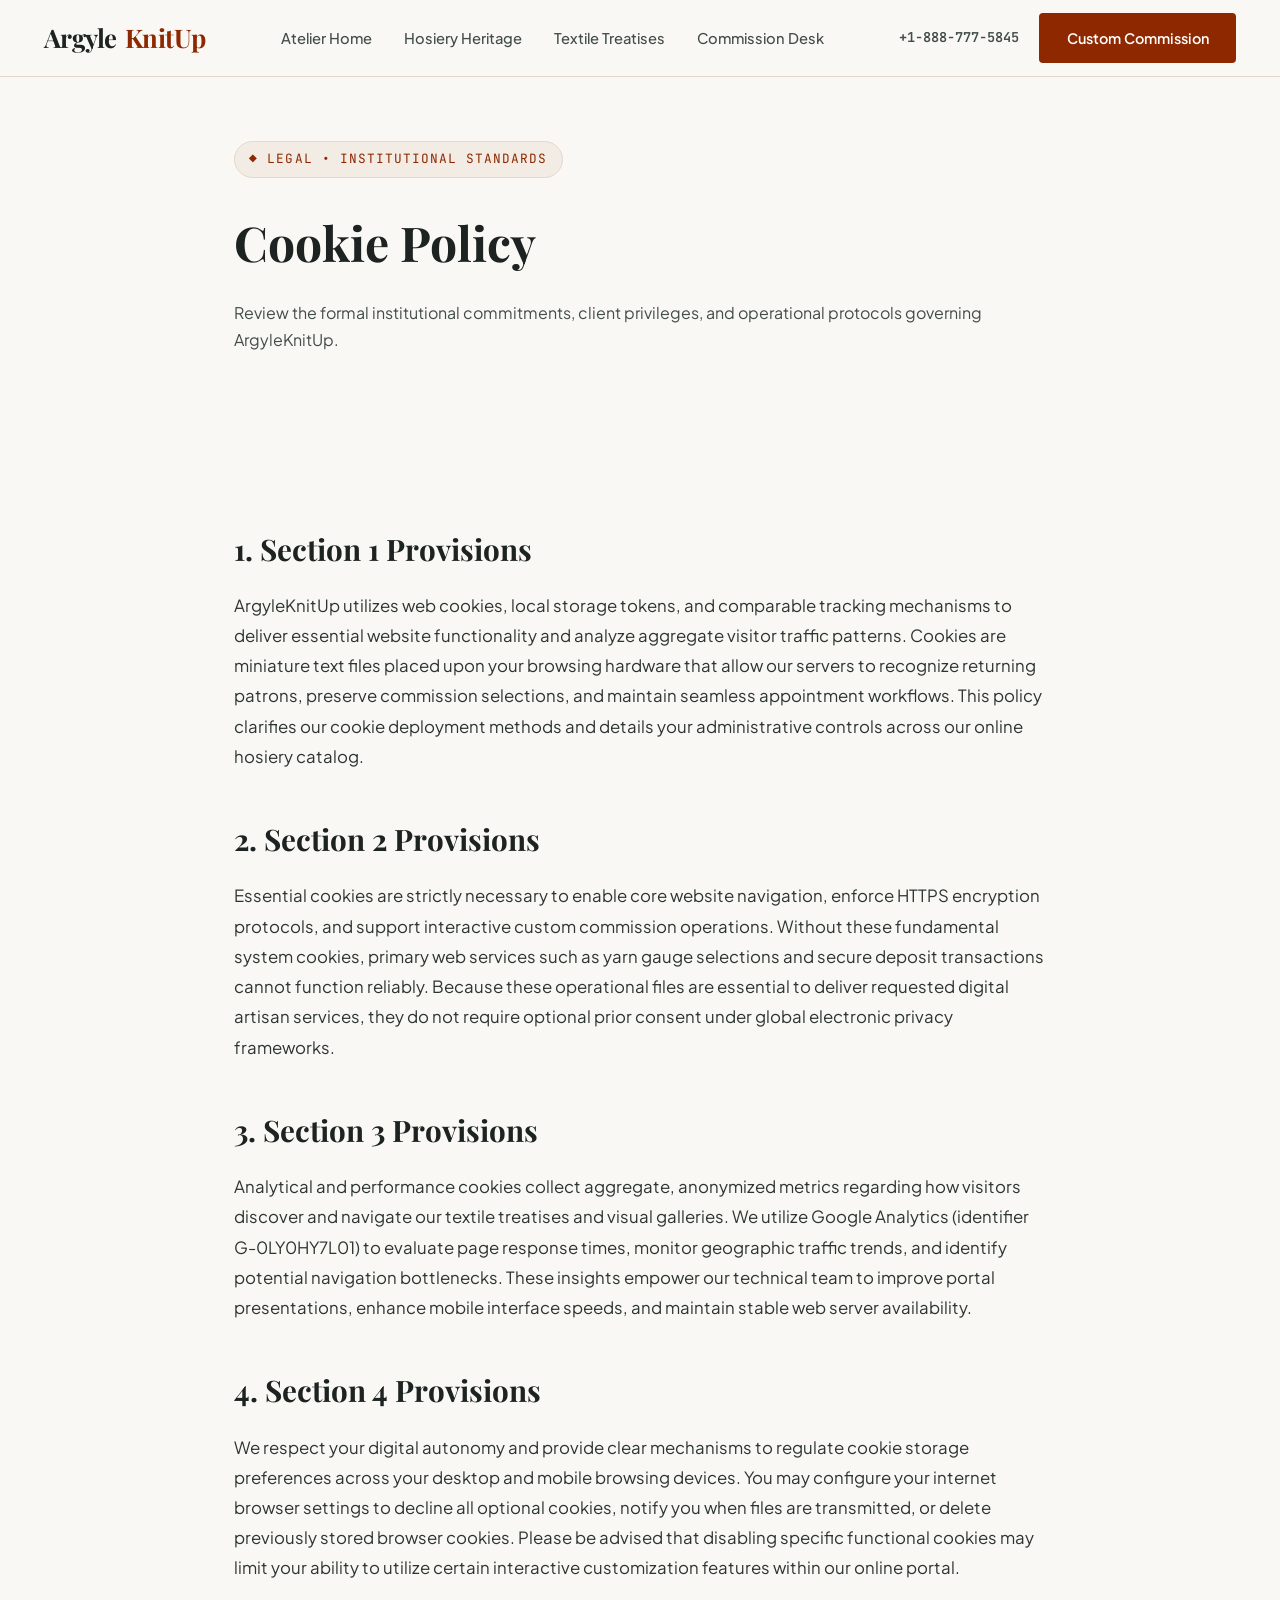
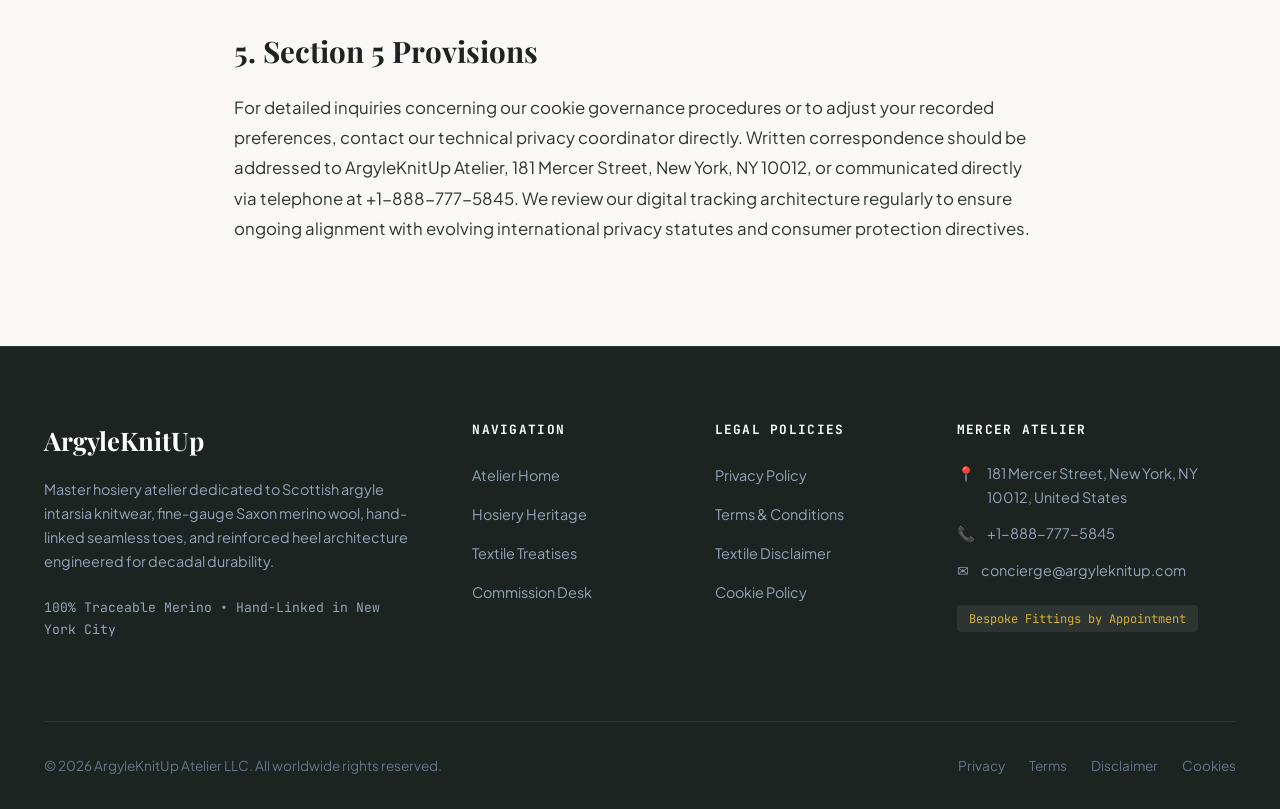
<file: cookie-policy.html>
<!DOCTYPE html>
<html lang="en">
<head>
  <meta charset="UTF-8">
  <meta name="viewport" content="width=device-width, initial-scale=1.0">
  <title>Cookie Policy & Telemetry Controls | ArgyleKnitUp</title>
  <meta name="description" content="Detailed explanation of cookie utilization, analytical tracking, and client controls at ArgyleKnitUp.">
  <link rel="canonical" href="https://argyleknitup.com/cookie-policy.html">
  <link rel="preconnect" href="https://fonts.googleapis.com">
  <link rel="preconnect" href="https://fonts.gstatic.com" crossorigin>
  <link href="https://fonts.googleapis.com/css2?family=JetBrains+Mono:wght@400;500;600&family=Playfair+Display:ital,wght@0,500;0,600;0,700;1,600&family=Plus+Jakarta+Sans:wght@400;500;600;700&display=swap" rel="stylesheet">
  <!-- Google Analytics Tag G-0LY0HY7L01 -->
  <script async src="https://www.googletagmanager.com/gtag/js?id=G-0LY0HY7L01"></script>
  <script>
    window.dataLayer = window.dataLayer || [];
    function gtag(){dataLayer.push(arguments);}
    gtag('js', new Date());
    gtag('config', 'G-0LY0HY7L01');
  </script>
  <link rel="stylesheet" href="assets/css/style.css">
</head>
<body>

<header class="site-header">
  <div class="header-inner">
    <a href="index.php" class="brand-logo">
      Argyle<span>KnitUp</span>
    </a>
    <ul class="nav-links">
      <li><a href="index.php" class="">Atelier Home</a></li>
      <li><a href="about.html" class="">Hosiery Heritage</a></li>
      <li><a href="blog.html" class="">Textile Treatises</a></li>
      <li><a href="contact.html" class="">Commission Desk</a></li>
    </ul>
    <div class="header-cta">
      <a href="tel:+18887775845" style="font-family:var(--font-mono);font-size:0.85rem;font-weight:600;color:var(--color-slate-700);">+1-888-777-5845</a>
      <a href="contact.html" class="btn btn-primary">Custom Commission</a>
      <button class="mobile-toggle" id="mobile-toggle" aria-label="Toggle navigation menu">
        <span></span>
        <span></span>
        <span></span>
      </button>
    </div>
  </div>
</header>
<div class="mobile-drawer" id="mobile-drawer">
  <ul class="mobile-drawer-nav">
    <li><a href="index.php">Atelier Home</a></li>
    <li><a href="about.html">Hosiery Heritage</a></li>
    <li><a href="blog.html">Textile Treatises</a></li>
    <li><a href="contact.html">Commission Desk</a></li>
    <li style="margin-top:2rem;padding-top:1.5rem;border-top:1px solid var(--color-border);">
      <p style="font-family:var(--font-mono);font-size:0.85rem;color:var(--color-slate-600);margin-bottom:0.5rem;">Direct Telephone:</p>
      <a href="tel:+18887775845" style="font-size:1.1rem;font-weight:700;color:var(--color-accent);">+1-888-777-5845</a>
    </li>
    <li>
      <p style="font-family:var(--font-mono);font-size:0.85rem;color:var(--color-slate-600);margin-bottom:0.5rem;">Atelier Gallery:</p>
      <p style="font-size:0.95rem;color:var(--color-slate-800);">181 Mercer Street, New York, NY 10012, United States</p>
    </li>
  </ul>
</div>

<section class="hero" style="padding:4rem 0 3rem;">
  <div class="container-narrow">
    <span class="hero-badge">&#9670; Legal &bull; Institutional Standards</span>
    <h1 style="font-family:var(--font-serif);font-size:3rem;margin-bottom:1rem;color:var(--color-slate-900);">Cookie Policy</h1>
    <p class="hero-lead">
      Review the formal institutional commitments, client privileges, and operational protocols governing ArgyleKnitUp.
    </p>
  </div>
</section>

<section class="section">
  <div class="container-narrow article-content">
    <h2>1. Section 1 Provisions</h2>
    <p>
      ArgyleKnitUp utilizes web cookies, local storage tokens, and comparable tracking
      mechanisms to deliver essential website functionality and analyze aggregate visitor
      traffic patterns. Cookies are miniature text files placed upon your browsing hardware that
      allow our servers to recognize returning patrons, preserve commission selections, and
      maintain seamless appointment workflows. This policy clarifies our cookie deployment
      methods and details your administrative controls across our online hosiery catalog.
    </p>
    <h2>2. Section 2 Provisions</h2>
    <p>
      Essential cookies are strictly necessary to enable core website navigation, enforce HTTPS
      encryption protocols, and support interactive custom commission operations. Without these
      fundamental system cookies, primary web services such as yarn gauge selections and secure
      deposit transactions cannot function reliably. Because these operational files are
      essential to deliver requested digital artisan services, they do not require optional
      prior consent under global electronic privacy frameworks.
    </p>
    <h2>3. Section 3 Provisions</h2>
    <p>
      Analytical and performance cookies collect aggregate, anonymized metrics regarding how
      visitors discover and navigate our textile treatises and visual galleries. We utilize
      Google Analytics (identifier G-0LY0HY7L01) to evaluate page response times, monitor
      geographic traffic trends, and identify potential navigation bottlenecks. These insights
      empower our technical team to improve portal presentations, enhance mobile interface
      speeds, and maintain stable web server availability.
    </p>
    <h2>4. Section 4 Provisions</h2>
    <p>
      We respect your digital autonomy and provide clear mechanisms to regulate cookie storage
      preferences across your desktop and mobile browsing devices. You may configure your
      internet browser settings to decline all optional cookies, notify you when files are
      transmitted, or delete previously stored browser cookies. Please be advised that disabling
      specific functional cookies may limit your ability to utilize certain interactive
      customization features within our online portal.
    </p>
    <h2>5. Section 5 Provisions</h2>
    <p>
      For detailed inquiries concerning our cookie governance procedures or to adjust your
      recorded preferences, contact our technical privacy coordinator directly. Written
      correspondence should be addressed to ArgyleKnitUp Atelier, 181 Mercer Street, New York,
      NY 10012, or communicated directly via telephone at +1-888-777-5845. We review our digital
      tracking architecture regularly to ensure ongoing alignment with evolving international
      privacy statutes and consumer protection directives.
    </p>
  </div>
</section>

<footer class="site-footer">
  <div class="container">
    <div class="footer-grid">
      <div class="footer-brand">
        <h3>ArgyleKnitUp</h3>
        <p>
          Master hosiery atelier dedicated to Scottish argyle intarsia knitwear, fine-gauge Saxon merino wool, hand-linked seamless toes, and reinforced heel architecture engineered for decadal durability.
        </p>
        <p style="font-family:var(--font-mono);font-size:0.82rem;color:#94A3B8;">
          100% Traceable Merino &bull; Hand-Linked in New York City
        </p>
      </div>
      <div class="footer-col">
        <h4>Navigation</h4>
        <ul>
          <li><a href="index.php">Atelier Home</a></li>
          <li><a href="about.html">Hosiery Heritage</a></li>
          <li><a href="blog.html">Textile Treatises</a></li>
          <li><a href="contact.html">Commission Desk</a></li>
        </ul>
      </div>
      <div class="footer-col">
        <h4>Legal Policies</h4>
        <ul>
          <li><a href="privacy-policy.html">Privacy Policy</a></li>
          <li><a href="terms-and-conditions.html">Terms &amp; Conditions</a></li>
          <li><a href="disclaimer.html">Textile Disclaimer</a></li>
          <li><a href="cookie-policy.html">Cookie Policy</a></li>
        </ul>
      </div>
      <div class="footer-col">
        <h4>Mercer Atelier</h4>
        <div class="footer-contact-item">
          <span>&#128205;</span>
          <span>181 Mercer Street, New York, NY 10012, United States</span>
        </div>
        <div class="footer-contact-item">
          <span>&#128222;</span>
          <span><a href="tel:+18887775845">+1-888-777-5845</a></span>
        </div>
        <div class="footer-contact-item">
          <span>&#9993;</span>
          <span>concierge@argyleknitup.com</span>
        </div>
        <div style="margin-top:1.25rem;">
          <span style="font-family:var(--font-mono);font-size:0.75rem;background:#2C3531;padding:0.35rem 0.75rem;border-radius:var(--radius-sm);color:#D4AF37;">
            Bespoke Fittings by Appointment
          </span>
        </div>
      </div>
    </div>
    <div class="footer-bottom">
      <div>&copy; 2026 ArgyleKnitUp Atelier LLC. All worldwide rights reserved.</div>
      <div style="display:flex;gap:1.5rem;">
        <a href="privacy-policy.html">Privacy</a>
        <a href="terms-and-conditions.html">Terms</a>
        <a href="disclaimer.html">Disclaimer</a>
        <a href="cookie-policy.html">Cookies</a>
      </div>
    </div>
  </div>
</footer>
<script src="assets/js/main.js"></script>
</body>
</html>
</file>
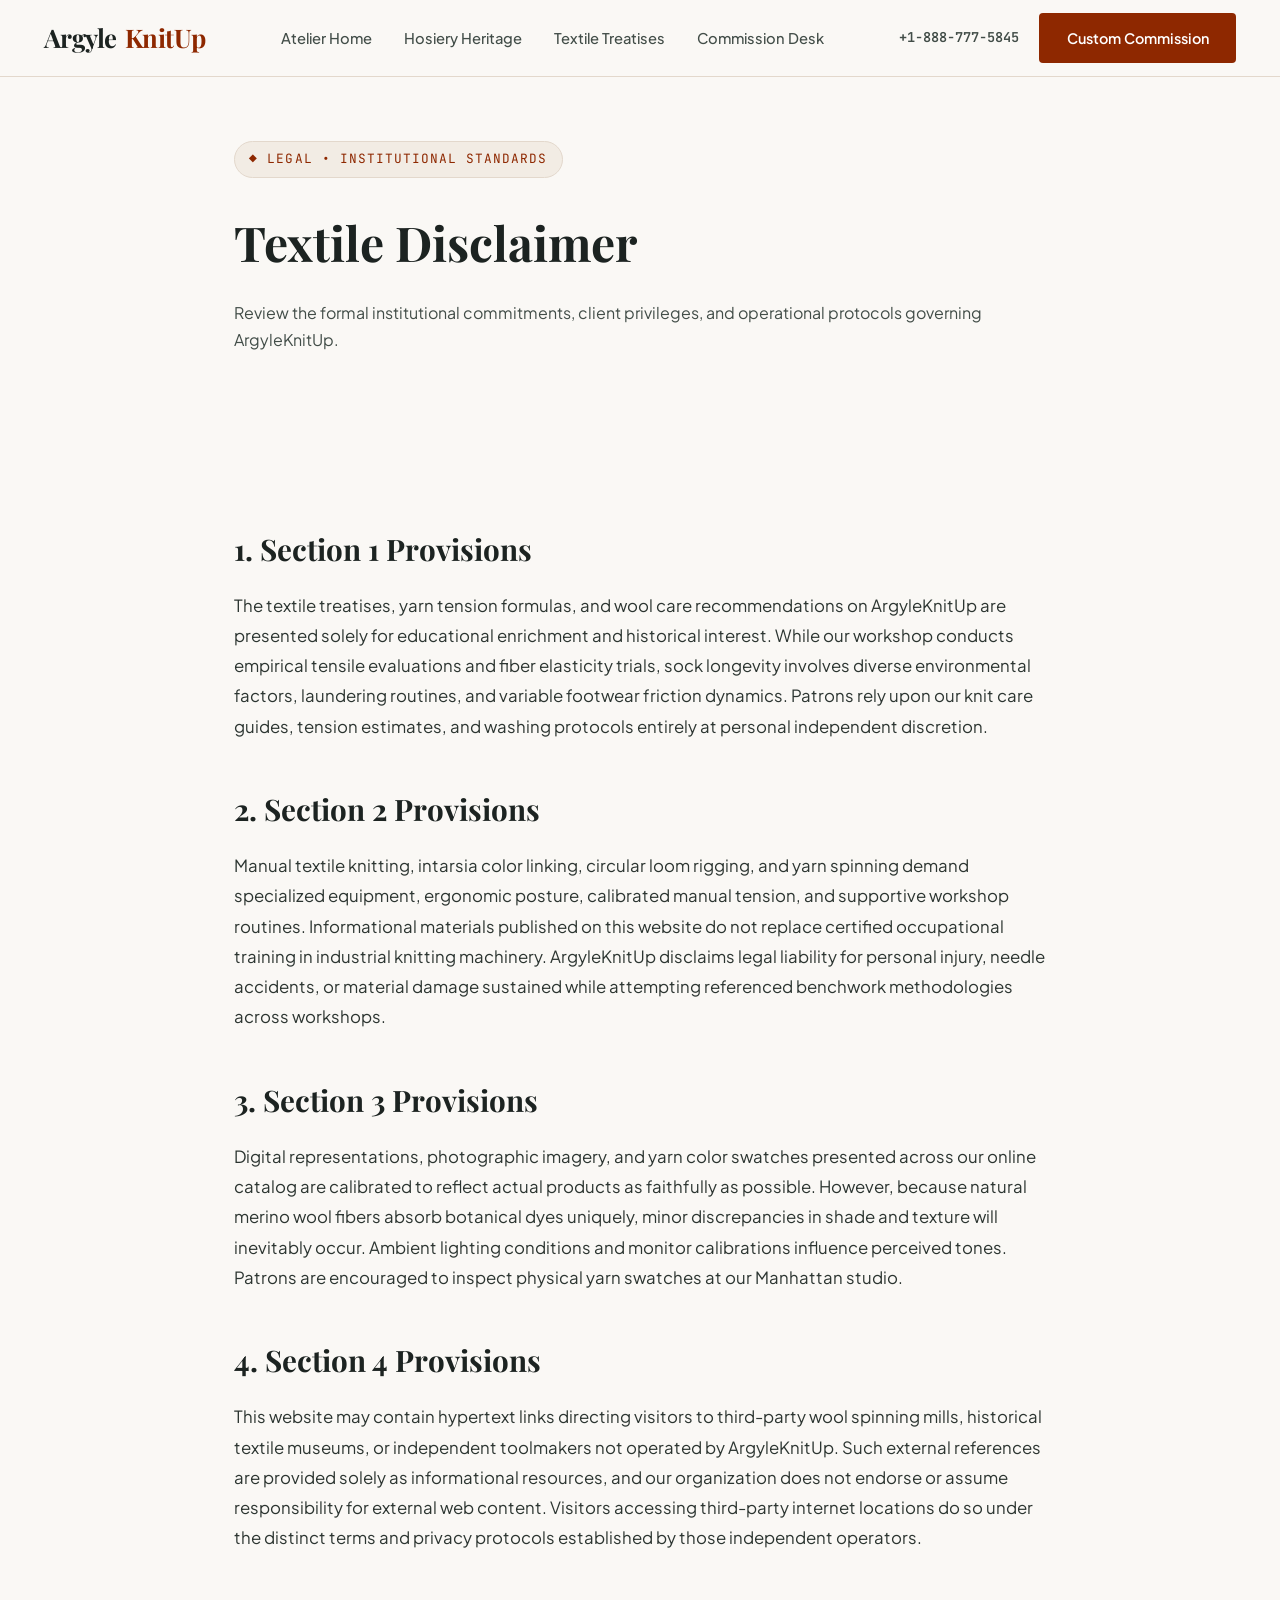
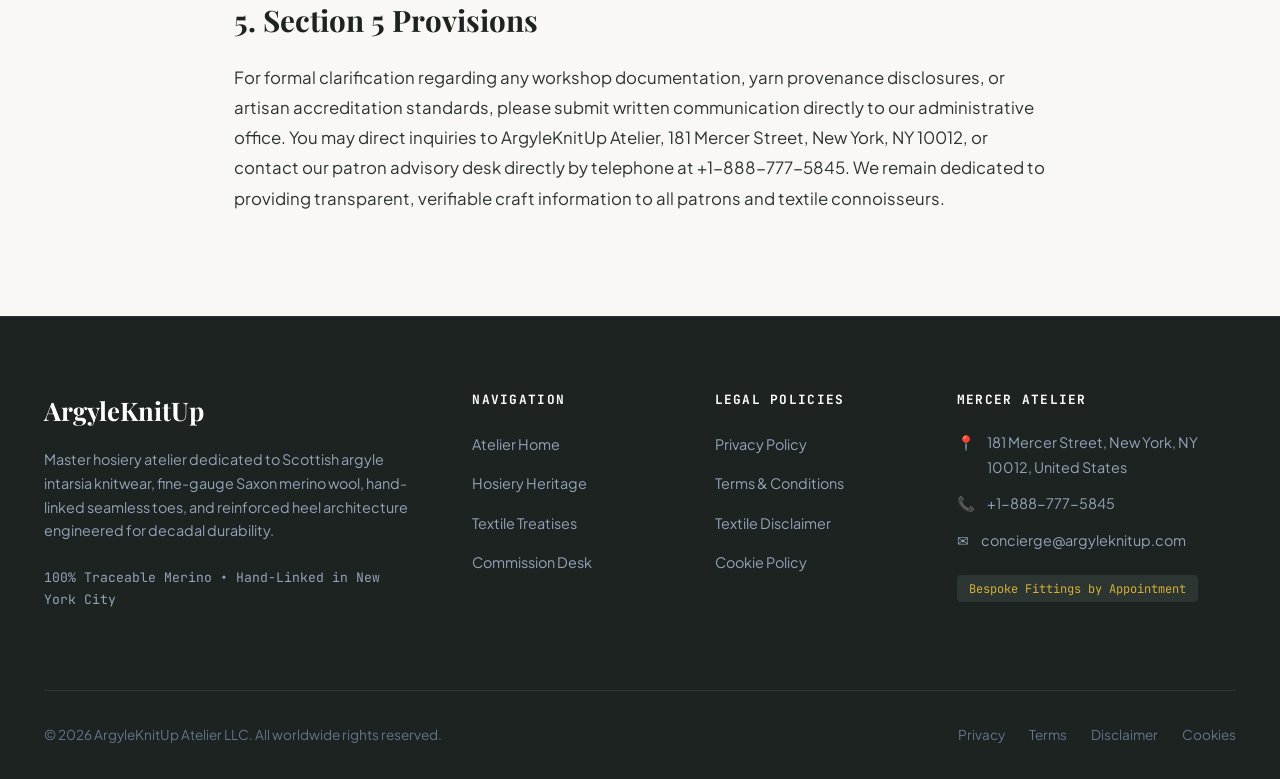
<file: disclaimer.html>
<!DOCTYPE html>
<html lang="en">
<head>
  <meta charset="UTF-8">
  <meta name="viewport" content="width=device-width, initial-scale=1.0">
  <title>Textile Craftsmanship & Material Disclaimer | ArgyleKnitUp</title>
  <meta name="description" content="Official textile craftsmanship, workshop safety, and natural wool variation disclaimers for ArgyleKnitUp.">
  <link rel="canonical" href="https://argyleknitup.com/disclaimer.html">
  <link rel="preconnect" href="https://fonts.googleapis.com">
  <link rel="preconnect" href="https://fonts.gstatic.com" crossorigin>
  <link href="https://fonts.googleapis.com/css2?family=JetBrains+Mono:wght@400;500;600&family=Playfair+Display:ital,wght@0,500;0,600;0,700;1,600&family=Plus+Jakarta+Sans:wght@400;500;600;700&display=swap" rel="stylesheet">
  <!-- Google Analytics Tag G-0LY0HY7L01 -->
  <script async src="https://www.googletagmanager.com/gtag/js?id=G-0LY0HY7L01"></script>
  <script>
    window.dataLayer = window.dataLayer || [];
    function gtag(){dataLayer.push(arguments);}
    gtag('js', new Date());
    gtag('config', 'G-0LY0HY7L01');
  </script>
  <link rel="stylesheet" href="assets/css/style.css">
</head>
<body>

<header class="site-header">
  <div class="header-inner">
    <a href="index.php" class="brand-logo">
      Argyle<span>KnitUp</span>
    </a>
    <ul class="nav-links">
      <li><a href="index.php" class="">Atelier Home</a></li>
      <li><a href="about.html" class="">Hosiery Heritage</a></li>
      <li><a href="blog.html" class="">Textile Treatises</a></li>
      <li><a href="contact.html" class="">Commission Desk</a></li>
    </ul>
    <div class="header-cta">
      <a href="tel:+18887775845" style="font-family:var(--font-mono);font-size:0.85rem;font-weight:600;color:var(--color-slate-700);">+1-888-777-5845</a>
      <a href="contact.html" class="btn btn-primary">Custom Commission</a>
      <button class="mobile-toggle" id="mobile-toggle" aria-label="Toggle navigation menu">
        <span></span>
        <span></span>
        <span></span>
      </button>
    </div>
  </div>
</header>
<div class="mobile-drawer" id="mobile-drawer">
  <ul class="mobile-drawer-nav">
    <li><a href="index.php">Atelier Home</a></li>
    <li><a href="about.html">Hosiery Heritage</a></li>
    <li><a href="blog.html">Textile Treatises</a></li>
    <li><a href="contact.html">Commission Desk</a></li>
    <li style="margin-top:2rem;padding-top:1.5rem;border-top:1px solid var(--color-border);">
      <p style="font-family:var(--font-mono);font-size:0.85rem;color:var(--color-slate-600);margin-bottom:0.5rem;">Direct Telephone:</p>
      <a href="tel:+18887775845" style="font-size:1.1rem;font-weight:700;color:var(--color-accent);">+1-888-777-5845</a>
    </li>
    <li>
      <p style="font-family:var(--font-mono);font-size:0.85rem;color:var(--color-slate-600);margin-bottom:0.5rem;">Atelier Gallery:</p>
      <p style="font-size:0.95rem;color:var(--color-slate-800);">181 Mercer Street, New York, NY 10012, United States</p>
    </li>
  </ul>
</div>

<section class="hero" style="padding:4rem 0 3rem;">
  <div class="container-narrow">
    <span class="hero-badge">&#9670; Legal &bull; Institutional Standards</span>
    <h1 style="font-family:var(--font-serif);font-size:3rem;margin-bottom:1rem;color:var(--color-slate-900);">Textile Disclaimer</h1>
    <p class="hero-lead">
      Review the formal institutional commitments, client privileges, and operational protocols governing ArgyleKnitUp.
    </p>
  </div>
</section>

<section class="section">
  <div class="container-narrow article-content">
    <h2>1. Section 1 Provisions</h2>
    <p>
      The textile treatises, yarn tension formulas, and wool care recommendations on
      ArgyleKnitUp are presented solely for educational enrichment and historical interest.
      While our workshop conducts empirical tensile evaluations and fiber elasticity trials,
      sock longevity involves diverse environmental factors, laundering routines, and variable
      footwear friction dynamics. Patrons rely upon our knit care guides, tension estimates, and
      washing protocols entirely at personal independent discretion.
    </p>
    <h2>2. Section 2 Provisions</h2>
    <p>
      Manual textile knitting, intarsia color linking, circular loom rigging, and yarn spinning
      demand specialized equipment, ergonomic posture, calibrated manual tension, and supportive
      workshop routines. Informational materials published on this website do not replace
      certified occupational training in industrial knitting machinery. ArgyleKnitUp disclaims
      legal liability for personal injury, needle accidents, or material damage sustained while
      attempting referenced benchwork methodologies across workshops.
    </p>
    <h2>3. Section 3 Provisions</h2>
    <p>
      Digital representations, photographic imagery, and yarn color swatches presented across
      our online catalog are calibrated to reflect actual products as faithfully as possible.
      However, because natural merino wool fibers absorb botanical dyes uniquely, minor
      discrepancies in shade and texture will inevitably occur. Ambient lighting conditions and
      monitor calibrations influence perceived tones. Patrons are encouraged to inspect physical
      yarn swatches at our Manhattan studio.
    </p>
    <h2>4. Section 4 Provisions</h2>
    <p>
      This website may contain hypertext links directing visitors to third-party wool spinning
      mills, historical textile museums, or independent toolmakers not operated by ArgyleKnitUp.
      Such external references are provided solely as informational resources, and our
      organization does not endorse or assume responsibility for external web content. Visitors
      accessing third-party internet locations do so under the distinct terms and privacy
      protocols established by those independent operators.
    </p>
    <h2>5. Section 5 Provisions</h2>
    <p>
      For formal clarification regarding any workshop documentation, yarn provenance
      disclosures, or artisan accreditation standards, please submit written communication
      directly to our administrative office. You may direct inquiries to ArgyleKnitUp Atelier,
      181 Mercer Street, New York, NY 10012, or contact our patron advisory desk directly by
      telephone at +1-888-777-5845. We remain dedicated to providing transparent, verifiable
      craft information to all patrons and textile connoisseurs.
    </p>
  </div>
</section>

<footer class="site-footer">
  <div class="container">
    <div class="footer-grid">
      <div class="footer-brand">
        <h3>ArgyleKnitUp</h3>
        <p>
          Master hosiery atelier dedicated to Scottish argyle intarsia knitwear, fine-gauge Saxon merino wool, hand-linked seamless toes, and reinforced heel architecture engineered for decadal durability.
        </p>
        <p style="font-family:var(--font-mono);font-size:0.82rem;color:#94A3B8;">
          100% Traceable Merino &bull; Hand-Linked in New York City
        </p>
      </div>
      <div class="footer-col">
        <h4>Navigation</h4>
        <ul>
          <li><a href="index.php">Atelier Home</a></li>
          <li><a href="about.html">Hosiery Heritage</a></li>
          <li><a href="blog.html">Textile Treatises</a></li>
          <li><a href="contact.html">Commission Desk</a></li>
        </ul>
      </div>
      <div class="footer-col">
        <h4>Legal Policies</h4>
        <ul>
          <li><a href="privacy-policy.html">Privacy Policy</a></li>
          <li><a href="terms-and-conditions.html">Terms &amp; Conditions</a></li>
          <li><a href="disclaimer.html">Textile Disclaimer</a></li>
          <li><a href="cookie-policy.html">Cookie Policy</a></li>
        </ul>
      </div>
      <div class="footer-col">
        <h4>Mercer Atelier</h4>
        <div class="footer-contact-item">
          <span>&#128205;</span>
          <span>181 Mercer Street, New York, NY 10012, United States</span>
        </div>
        <div class="footer-contact-item">
          <span>&#128222;</span>
          <span><a href="tel:+18887775845">+1-888-777-5845</a></span>
        </div>
        <div class="footer-contact-item">
          <span>&#9993;</span>
          <span>concierge@argyleknitup.com</span>
        </div>
        <div style="margin-top:1.25rem;">
          <span style="font-family:var(--font-mono);font-size:0.75rem;background:#2C3531;padding:0.35rem 0.75rem;border-radius:var(--radius-sm);color:#D4AF37;">
            Bespoke Fittings by Appointment
          </span>
        </div>
      </div>
    </div>
    <div class="footer-bottom">
      <div>&copy; 2026 ArgyleKnitUp Atelier LLC. All worldwide rights reserved.</div>
      <div style="display:flex;gap:1.5rem;">
        <a href="privacy-policy.html">Privacy</a>
        <a href="terms-and-conditions.html">Terms</a>
        <a href="disclaimer.html">Disclaimer</a>
        <a href="cookie-policy.html">Cookies</a>
      </div>
    </div>
  </div>
</footer>
<script src="assets/js/main.js"></script>
</body>
</html>
</file>
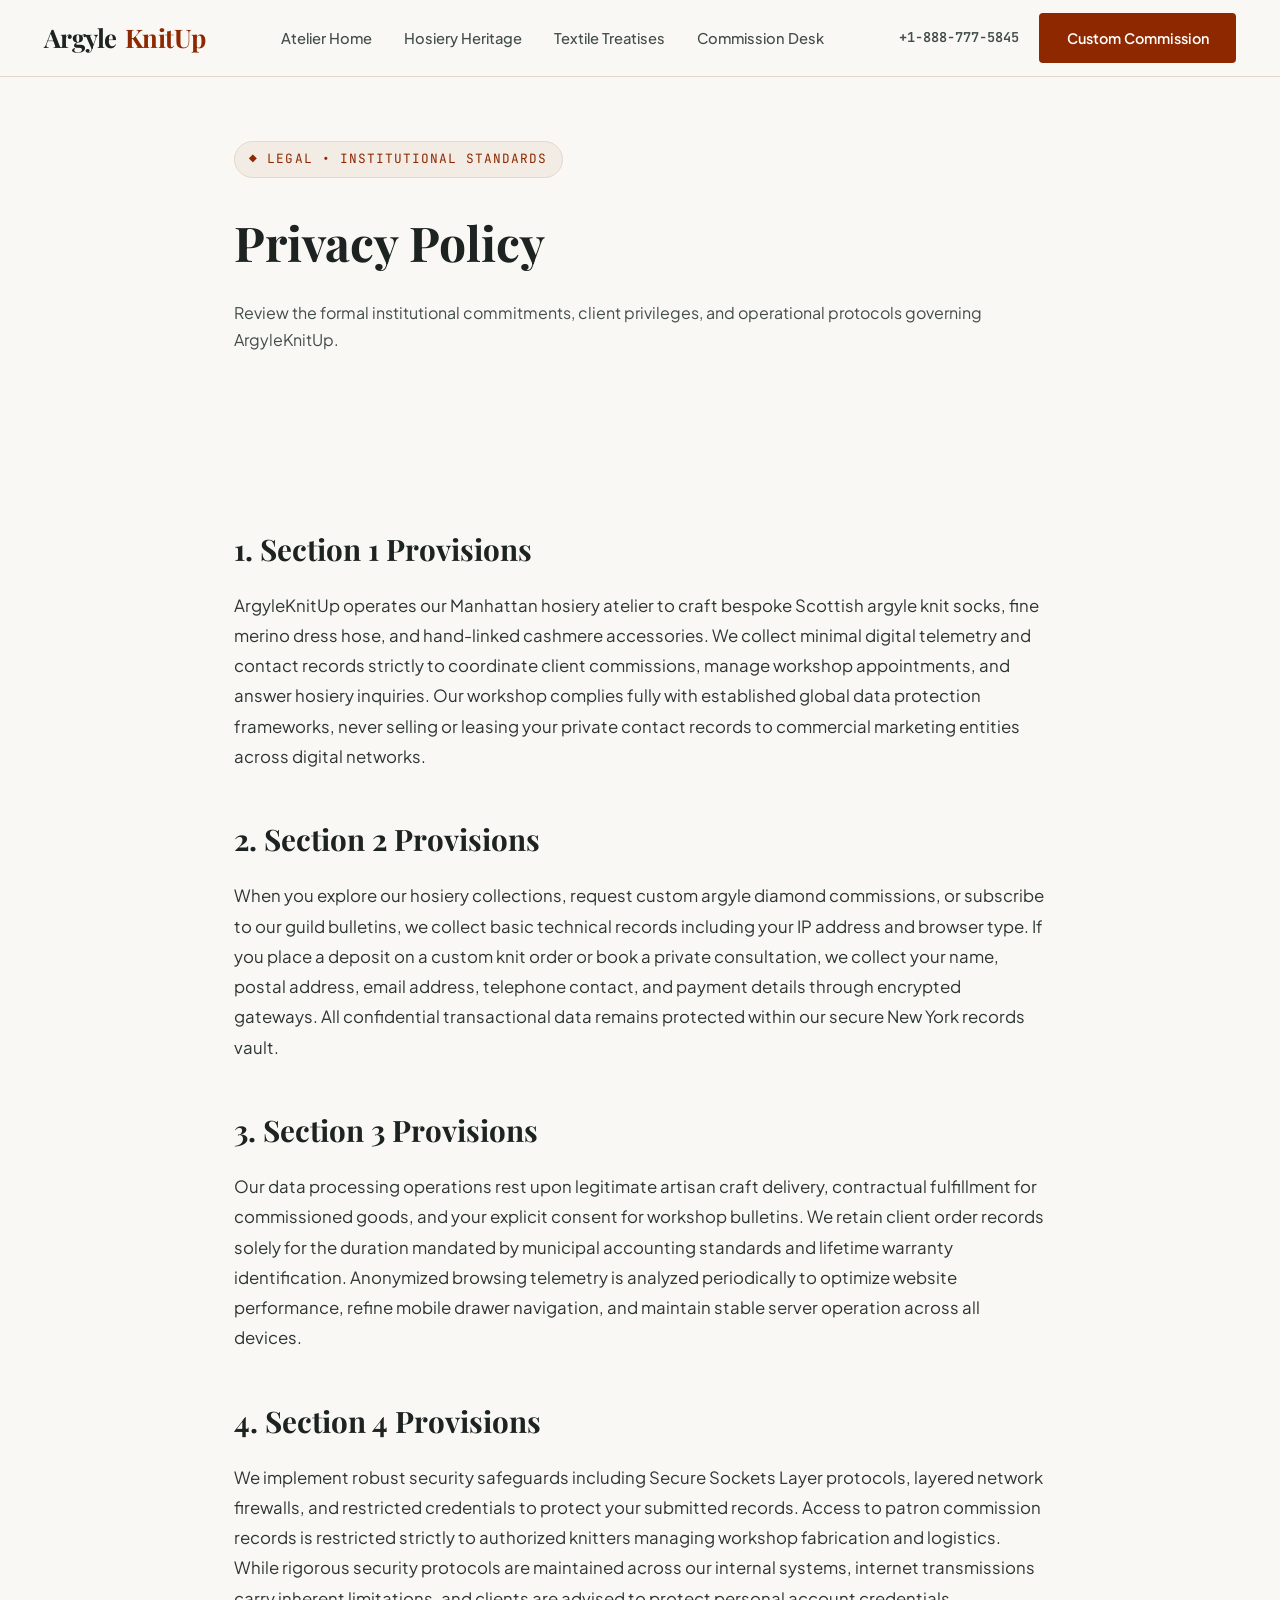
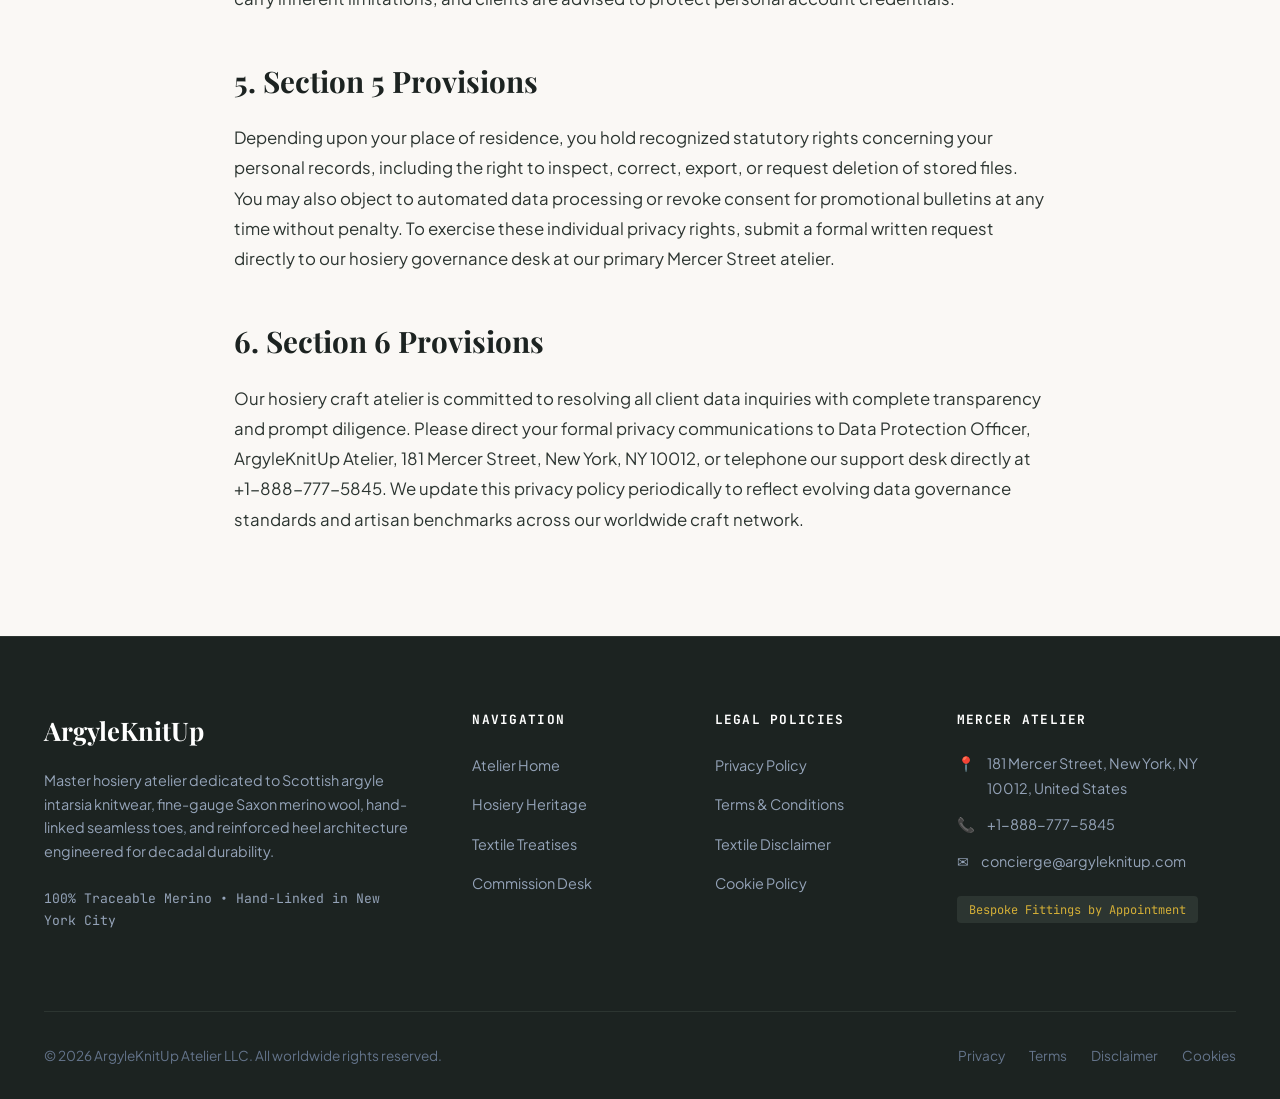
<file: privacy-policy.html>
<!DOCTYPE html>
<html lang="en">
<head>
  <meta charset="UTF-8">
  <meta name="viewport" content="width=device-width, initial-scale=1.0">
  <title>Privacy Policy & Client Data Protection | ArgyleKnitUp</title>
  <meta name="description" content="Comprehensive privacy policy and client data confidentiality terms for ArgyleKnitUp at 181 Mercer Street, New York.">
  <link rel="canonical" href="https://argyleknitup.com/privacy-policy.html">
  <link rel="preconnect" href="https://fonts.googleapis.com">
  <link rel="preconnect" href="https://fonts.gstatic.com" crossorigin>
  <link href="https://fonts.googleapis.com/css2?family=JetBrains+Mono:wght@400;500;600&family=Playfair+Display:ital,wght@0,500;0,600;0,700;1,600&family=Plus+Jakarta+Sans:wght@400;500;600;700&display=swap" rel="stylesheet">
  <!-- Google Analytics Tag G-0LY0HY7L01 -->
  <script async src="https://www.googletagmanager.com/gtag/js?id=G-0LY0HY7L01"></script>
  <script>
    window.dataLayer = window.dataLayer || [];
    function gtag(){dataLayer.push(arguments);}
    gtag('js', new Date());
    gtag('config', 'G-0LY0HY7L01');
  </script>
  <link rel="stylesheet" href="assets/css/style.css">
</head>
<body>

<header class="site-header">
  <div class="header-inner">
    <a href="index.php" class="brand-logo">
      Argyle<span>KnitUp</span>
    </a>
    <ul class="nav-links">
      <li><a href="index.php" class="">Atelier Home</a></li>
      <li><a href="about.html" class="">Hosiery Heritage</a></li>
      <li><a href="blog.html" class="">Textile Treatises</a></li>
      <li><a href="contact.html" class="">Commission Desk</a></li>
    </ul>
    <div class="header-cta">
      <a href="tel:+18887775845" style="font-family:var(--font-mono);font-size:0.85rem;font-weight:600;color:var(--color-slate-700);">+1-888-777-5845</a>
      <a href="contact.html" class="btn btn-primary">Custom Commission</a>
      <button class="mobile-toggle" id="mobile-toggle" aria-label="Toggle navigation menu">
        <span></span>
        <span></span>
        <span></span>
      </button>
    </div>
  </div>
</header>
<div class="mobile-drawer" id="mobile-drawer">
  <ul class="mobile-drawer-nav">
    <li><a href="index.php">Atelier Home</a></li>
    <li><a href="about.html">Hosiery Heritage</a></li>
    <li><a href="blog.html">Textile Treatises</a></li>
    <li><a href="contact.html">Commission Desk</a></li>
    <li style="margin-top:2rem;padding-top:1.5rem;border-top:1px solid var(--color-border);">
      <p style="font-family:var(--font-mono);font-size:0.85rem;color:var(--color-slate-600);margin-bottom:0.5rem;">Direct Telephone:</p>
      <a href="tel:+18887775845" style="font-size:1.1rem;font-weight:700;color:var(--color-accent);">+1-888-777-5845</a>
    </li>
    <li>
      <p style="font-family:var(--font-mono);font-size:0.85rem;color:var(--color-slate-600);margin-bottom:0.5rem;">Atelier Gallery:</p>
      <p style="font-size:0.95rem;color:var(--color-slate-800);">181 Mercer Street, New York, NY 10012, United States</p>
    </li>
  </ul>
</div>

<section class="hero" style="padding:4rem 0 3rem;">
  <div class="container-narrow">
    <span class="hero-badge">&#9670; Legal &bull; Institutional Standards</span>
    <h1 style="font-family:var(--font-serif);font-size:3rem;margin-bottom:1rem;color:var(--color-slate-900);">Privacy Policy</h1>
    <p class="hero-lead">
      Review the formal institutional commitments, client privileges, and operational protocols governing ArgyleKnitUp.
    </p>
  </div>
</section>

<section class="section">
  <div class="container-narrow article-content">
    <h2>1. Section 1 Provisions</h2>
    <p>
      ArgyleKnitUp operates our Manhattan hosiery atelier to craft bespoke Scottish argyle knit
      socks, fine merino dress hose, and hand-linked cashmere accessories. We collect minimal
      digital telemetry and contact records strictly to coordinate client commissions, manage
      workshop appointments, and answer hosiery inquiries. Our workshop complies fully with
      established global data protection frameworks, never selling or leasing your private
      contact records to commercial marketing entities across digital networks.
    </p>
    <h2>2. Section 2 Provisions</h2>
    <p>
      When you explore our hosiery collections, request custom argyle diamond commissions, or
      subscribe to our guild bulletins, we collect basic technical records including your IP
      address and browser type. If you place a deposit on a custom knit order or book a private
      consultation, we collect your name, postal address, email address, telephone contact, and
      payment details through encrypted gateways. All confidential transactional data remains
      protected within our secure New York records vault.
    </p>
    <h2>3. Section 3 Provisions</h2>
    <p>
      Our data processing operations rest upon legitimate artisan craft delivery, contractual
      fulfillment for commissioned goods, and your explicit consent for workshop bulletins. We
      retain client order records solely for the duration mandated by municipal accounting
      standards and lifetime warranty identification. Anonymized browsing telemetry is analyzed
      periodically to optimize website performance, refine mobile drawer navigation, and
      maintain stable server operation across all devices.
    </p>
    <h2>4. Section 4 Provisions</h2>
    <p>
      We implement robust security safeguards including Secure Sockets Layer protocols, layered
      network firewalls, and restricted credentials to protect your submitted records. Access to
      patron commission records is restricted strictly to authorized knitters managing workshop
      fabrication and logistics. While rigorous security protocols are maintained across our
      internal systems, internet transmissions carry inherent limitations, and clients are
      advised to protect personal account credentials.
    </p>
    <h2>5. Section 5 Provisions</h2>
    <p>
      Depending upon your place of residence, you hold recognized statutory rights concerning
      your personal records, including the right to inspect, correct, export, or request
      deletion of stored files. You may also object to automated data processing or revoke
      consent for promotional bulletins at any time without penalty. To exercise these
      individual privacy rights, submit a formal written request directly to our hosiery
      governance desk at our primary Mercer Street atelier.
    </p>
    <h2>6. Section 6 Provisions</h2>
    <p>
      Our hosiery craft atelier is committed to resolving all client data inquiries with
      complete transparency and prompt diligence. Please direct your formal privacy
      communications to Data Protection Officer, ArgyleKnitUp Atelier, 181 Mercer Street, New
      York, NY 10012, or telephone our support desk directly at +1-888-777-5845. We update this
      privacy policy periodically to reflect evolving data governance standards and artisan
      benchmarks across our worldwide craft network.
    </p>
  </div>
</section>

<footer class="site-footer">
  <div class="container">
    <div class="footer-grid">
      <div class="footer-brand">
        <h3>ArgyleKnitUp</h3>
        <p>
          Master hosiery atelier dedicated to Scottish argyle intarsia knitwear, fine-gauge Saxon merino wool, hand-linked seamless toes, and reinforced heel architecture engineered for decadal durability.
        </p>
        <p style="font-family:var(--font-mono);font-size:0.82rem;color:#94A3B8;">
          100% Traceable Merino &bull; Hand-Linked in New York City
        </p>
      </div>
      <div class="footer-col">
        <h4>Navigation</h4>
        <ul>
          <li><a href="index.php">Atelier Home</a></li>
          <li><a href="about.html">Hosiery Heritage</a></li>
          <li><a href="blog.html">Textile Treatises</a></li>
          <li><a href="contact.html">Commission Desk</a></li>
        </ul>
      </div>
      <div class="footer-col">
        <h4>Legal Policies</h4>
        <ul>
          <li><a href="privacy-policy.html">Privacy Policy</a></li>
          <li><a href="terms-and-conditions.html">Terms &amp; Conditions</a></li>
          <li><a href="disclaimer.html">Textile Disclaimer</a></li>
          <li><a href="cookie-policy.html">Cookie Policy</a></li>
        </ul>
      </div>
      <div class="footer-col">
        <h4>Mercer Atelier</h4>
        <div class="footer-contact-item">
          <span>&#128205;</span>
          <span>181 Mercer Street, New York, NY 10012, United States</span>
        </div>
        <div class="footer-contact-item">
          <span>&#128222;</span>
          <span><a href="tel:+18887775845">+1-888-777-5845</a></span>
        </div>
        <div class="footer-contact-item">
          <span>&#9993;</span>
          <span>concierge@argyleknitup.com</span>
        </div>
        <div style="margin-top:1.25rem;">
          <span style="font-family:var(--font-mono);font-size:0.75rem;background:#2C3531;padding:0.35rem 0.75rem;border-radius:var(--radius-sm);color:#D4AF37;">
            Bespoke Fittings by Appointment
          </span>
        </div>
      </div>
    </div>
    <div class="footer-bottom">
      <div>&copy; 2026 ArgyleKnitUp Atelier LLC. All worldwide rights reserved.</div>
      <div style="display:flex;gap:1.5rem;">
        <a href="privacy-policy.html">Privacy</a>
        <a href="terms-and-conditions.html">Terms</a>
        <a href="disclaimer.html">Disclaimer</a>
        <a href="cookie-policy.html">Cookies</a>
      </div>
    </div>
  </div>
</footer>
<script src="assets/js/main.js"></script>
</body>
</html>
</file>
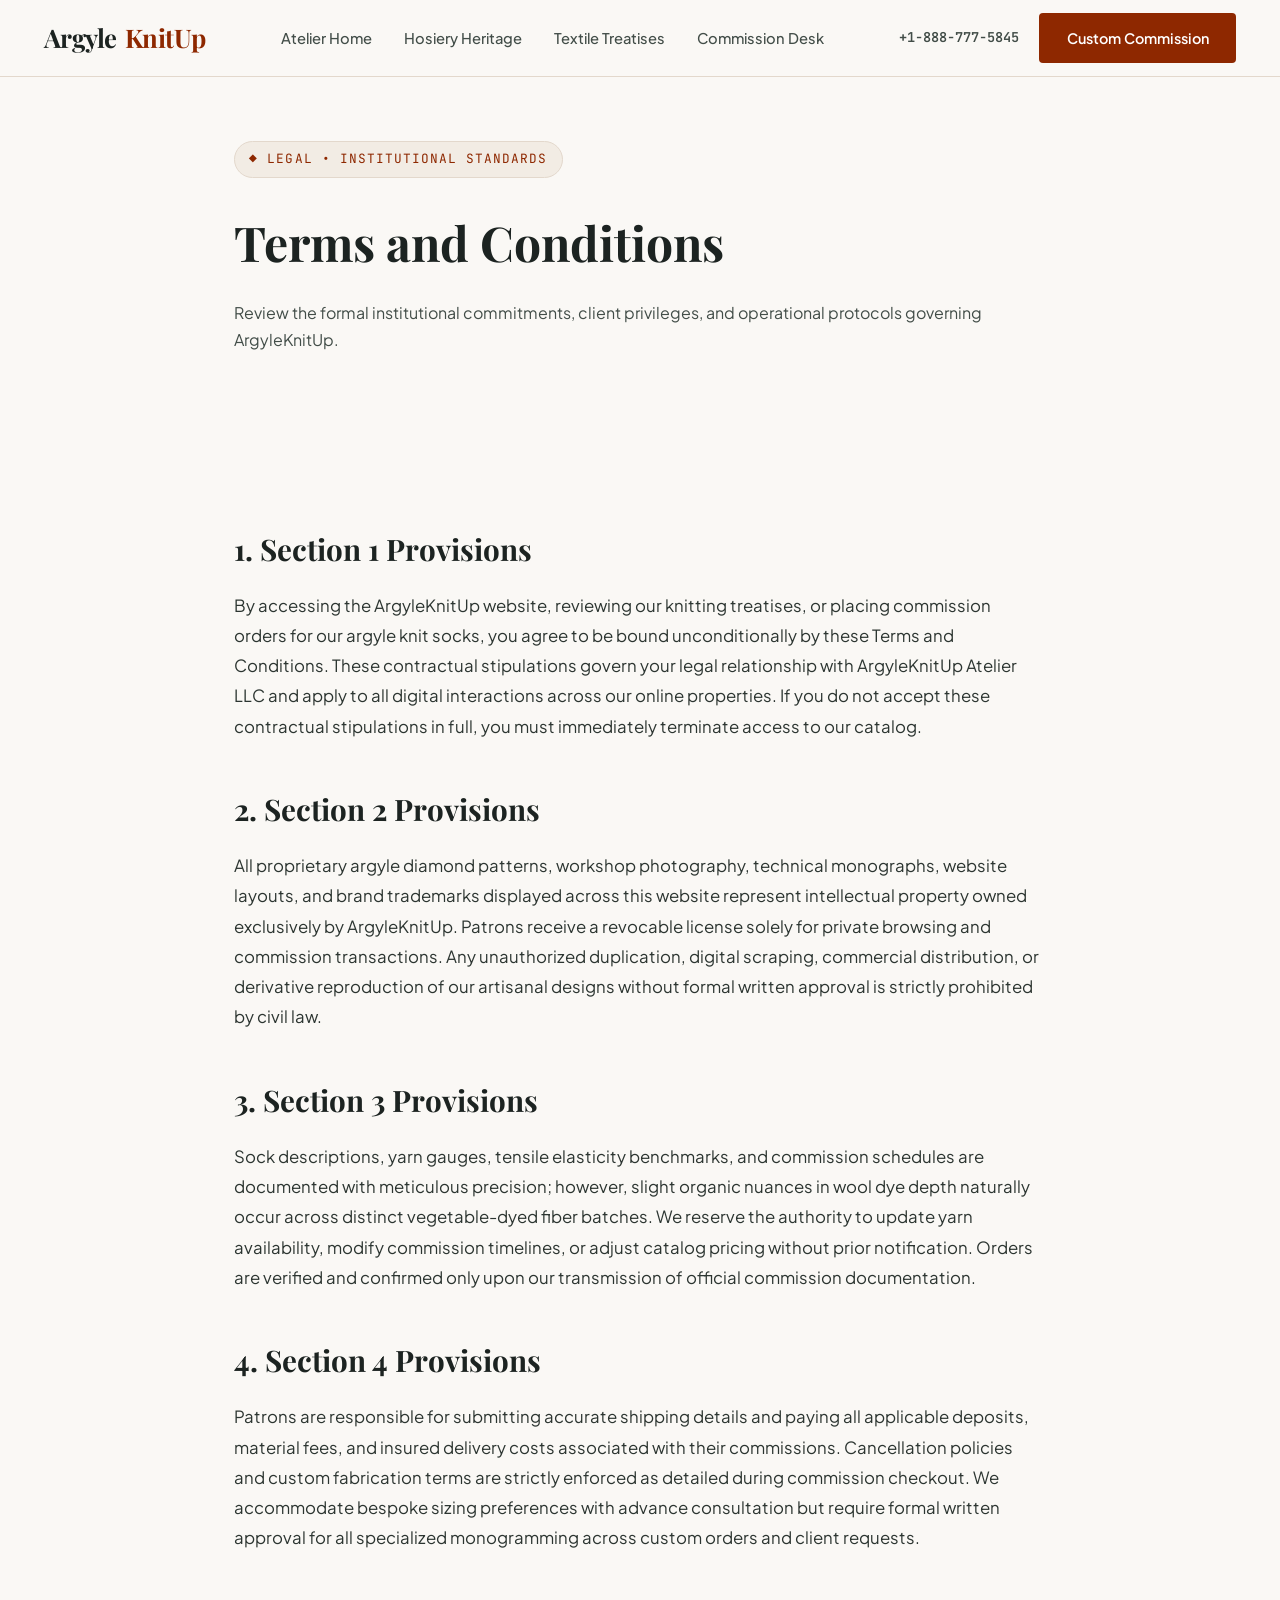
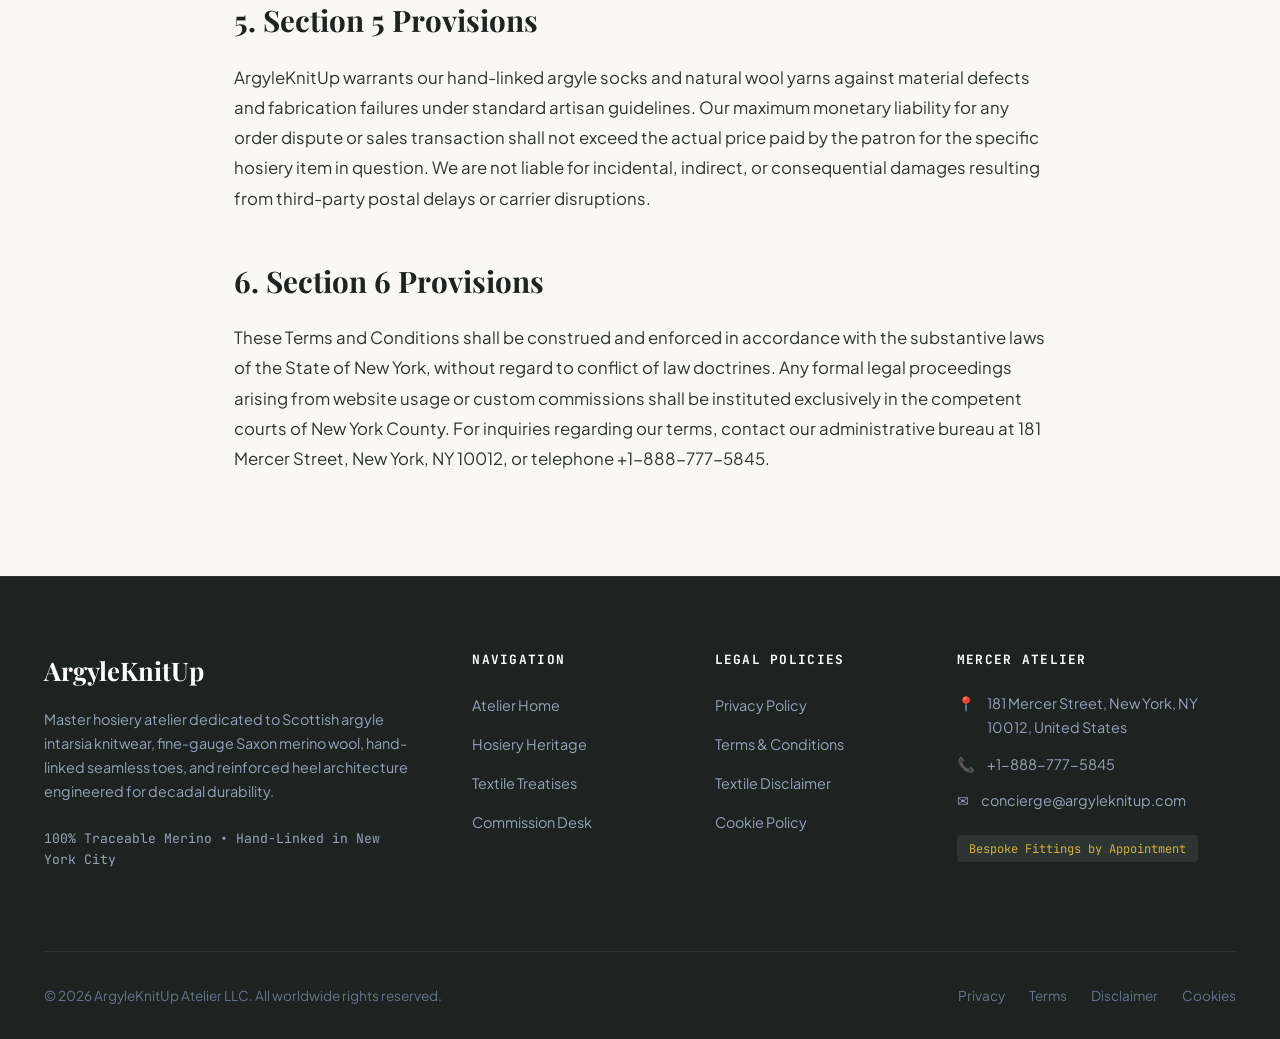
<file: terms-and-conditions.html>
<!DOCTYPE html>
<html lang="en">
<head>
  <meta charset="UTF-8">
  <meta name="viewport" content="width=device-width, initial-scale=1.0">
  <title>Terms & Conditions of Commission | ArgyleKnitUp</title>
  <meta name="description" content="Official terms of service, custom commission covenants, and legal standards governing ArgyleKnitUp.">
  <link rel="canonical" href="https://argyleknitup.com/terms-and-conditions.html">
  <link rel="preconnect" href="https://fonts.googleapis.com">
  <link rel="preconnect" href="https://fonts.gstatic.com" crossorigin>
  <link href="https://fonts.googleapis.com/css2?family=JetBrains+Mono:wght@400;500;600&family=Playfair+Display:ital,wght@0,500;0,600;0,700;1,600&family=Plus+Jakarta+Sans:wght@400;500;600;700&display=swap" rel="stylesheet">
  <!-- Google Analytics Tag G-0LY0HY7L01 -->
  <script async src="https://www.googletagmanager.com/gtag/js?id=G-0LY0HY7L01"></script>
  <script>
    window.dataLayer = window.dataLayer || [];
    function gtag(){dataLayer.push(arguments);}
    gtag('js', new Date());
    gtag('config', 'G-0LY0HY7L01');
  </script>
  <link rel="stylesheet" href="assets/css/style.css">
</head>
<body>

<header class="site-header">
  <div class="header-inner">
    <a href="index.php" class="brand-logo">
      Argyle<span>KnitUp</span>
    </a>
    <ul class="nav-links">
      <li><a href="index.php" class="">Atelier Home</a></li>
      <li><a href="about.html" class="">Hosiery Heritage</a></li>
      <li><a href="blog.html" class="">Textile Treatises</a></li>
      <li><a href="contact.html" class="">Commission Desk</a></li>
    </ul>
    <div class="header-cta">
      <a href="tel:+18887775845" style="font-family:var(--font-mono);font-size:0.85rem;font-weight:600;color:var(--color-slate-700);">+1-888-777-5845</a>
      <a href="contact.html" class="btn btn-primary">Custom Commission</a>
      <button class="mobile-toggle" id="mobile-toggle" aria-label="Toggle navigation menu">
        <span></span>
        <span></span>
        <span></span>
      </button>
    </div>
  </div>
</header>
<div class="mobile-drawer" id="mobile-drawer">
  <ul class="mobile-drawer-nav">
    <li><a href="index.php">Atelier Home</a></li>
    <li><a href="about.html">Hosiery Heritage</a></li>
    <li><a href="blog.html">Textile Treatises</a></li>
    <li><a href="contact.html">Commission Desk</a></li>
    <li style="margin-top:2rem;padding-top:1.5rem;border-top:1px solid var(--color-border);">
      <p style="font-family:var(--font-mono);font-size:0.85rem;color:var(--color-slate-600);margin-bottom:0.5rem;">Direct Telephone:</p>
      <a href="tel:+18887775845" style="font-size:1.1rem;font-weight:700;color:var(--color-accent);">+1-888-777-5845</a>
    </li>
    <li>
      <p style="font-family:var(--font-mono);font-size:0.85rem;color:var(--color-slate-600);margin-bottom:0.5rem;">Atelier Gallery:</p>
      <p style="font-size:0.95rem;color:var(--color-slate-800);">181 Mercer Street, New York, NY 10012, United States</p>
    </li>
  </ul>
</div>

<section class="hero" style="padding:4rem 0 3rem;">
  <div class="container-narrow">
    <span class="hero-badge">&#9670; Legal &bull; Institutional Standards</span>
    <h1 style="font-family:var(--font-serif);font-size:3rem;margin-bottom:1rem;color:var(--color-slate-900);">Terms and Conditions</h1>
    <p class="hero-lead">
      Review the formal institutional commitments, client privileges, and operational protocols governing ArgyleKnitUp.
    </p>
  </div>
</section>

<section class="section">
  <div class="container-narrow article-content">
    <h2>1. Section 1 Provisions</h2>
    <p>
      By accessing the ArgyleKnitUp website, reviewing our knitting treatises, or placing
      commission orders for our argyle knit socks, you agree to be bound unconditionally by
      these Terms and Conditions. These contractual stipulations govern your legal relationship
      with ArgyleKnitUp Atelier LLC and apply to all digital interactions across our online
      properties. If you do not accept these contractual stipulations in full, you must
      immediately terminate access to our catalog.
    </p>
    <h2>2. Section 2 Provisions</h2>
    <p>
      All proprietary argyle diamond patterns, workshop photography, technical monographs,
      website layouts, and brand trademarks displayed across this website represent intellectual
      property owned exclusively by ArgyleKnitUp. Patrons receive a revocable license solely for
      private browsing and commission transactions. Any unauthorized duplication, digital
      scraping, commercial distribution, or derivative reproduction of our artisanal designs
      without formal written approval is strictly prohibited by civil law.
    </p>
    <h2>3. Section 3 Provisions</h2>
    <p>
      Sock descriptions, yarn gauges, tensile elasticity benchmarks, and commission schedules
      are documented with meticulous precision; however, slight organic nuances in wool dye
      depth naturally occur across distinct vegetable-dyed fiber batches. We reserve the
      authority to update yarn availability, modify commission timelines, or adjust catalog
      pricing without prior notification. Orders are verified and confirmed only upon our
      transmission of official commission documentation.
    </p>
    <h2>4. Section 4 Provisions</h2>
    <p>
      Patrons are responsible for submitting accurate shipping details and paying all applicable
      deposits, material fees, and insured delivery costs associated with their commissions.
      Cancellation policies and custom fabrication terms are strictly enforced as detailed
      during commission checkout. We accommodate bespoke sizing preferences with advance
      consultation but require formal written approval for all specialized monogramming across
      custom orders and client requests.
    </p>
    <h2>5. Section 5 Provisions</h2>
    <p>
      ArgyleKnitUp warrants our hand-linked argyle socks and natural wool yarns against material
      defects and fabrication failures under standard artisan guidelines. Our maximum monetary
      liability for any order dispute or sales transaction shall not exceed the actual price
      paid by the patron for the specific hosiery item in question. We are not liable for
      incidental, indirect, or consequential damages resulting from third-party postal delays or
      carrier disruptions.
    </p>
    <h2>6. Section 6 Provisions</h2>
    <p>
      These Terms and Conditions shall be construed and enforced in accordance with the
      substantive laws of the State of New York, without regard to conflict of law doctrines.
      Any formal legal proceedings arising from website usage or custom commissions shall be
      instituted exclusively in the competent courts of New York County. For inquiries regarding
      our terms, contact our administrative bureau at 181 Mercer Street, New York, NY 10012, or
      telephone +1-888-777-5845.
    </p>
  </div>
</section>

<footer class="site-footer">
  <div class="container">
    <div class="footer-grid">
      <div class="footer-brand">
        <h3>ArgyleKnitUp</h3>
        <p>
          Master hosiery atelier dedicated to Scottish argyle intarsia knitwear, fine-gauge Saxon merino wool, hand-linked seamless toes, and reinforced heel architecture engineered for decadal durability.
        </p>
        <p style="font-family:var(--font-mono);font-size:0.82rem;color:#94A3B8;">
          100% Traceable Merino &bull; Hand-Linked in New York City
        </p>
      </div>
      <div class="footer-col">
        <h4>Navigation</h4>
        <ul>
          <li><a href="index.php">Atelier Home</a></li>
          <li><a href="about.html">Hosiery Heritage</a></li>
          <li><a href="blog.html">Textile Treatises</a></li>
          <li><a href="contact.html">Commission Desk</a></li>
        </ul>
      </div>
      <div class="footer-col">
        <h4>Legal Policies</h4>
        <ul>
          <li><a href="privacy-policy.html">Privacy Policy</a></li>
          <li><a href="terms-and-conditions.html">Terms &amp; Conditions</a></li>
          <li><a href="disclaimer.html">Textile Disclaimer</a></li>
          <li><a href="cookie-policy.html">Cookie Policy</a></li>
        </ul>
      </div>
      <div class="footer-col">
        <h4>Mercer Atelier</h4>
        <div class="footer-contact-item">
          <span>&#128205;</span>
          <span>181 Mercer Street, New York, NY 10012, United States</span>
        </div>
        <div class="footer-contact-item">
          <span>&#128222;</span>
          <span><a href="tel:+18887775845">+1-888-777-5845</a></span>
        </div>
        <div class="footer-contact-item">
          <span>&#9993;</span>
          <span>concierge@argyleknitup.com</span>
        </div>
        <div style="margin-top:1.25rem;">
          <span style="font-family:var(--font-mono);font-size:0.75rem;background:#2C3531;padding:0.35rem 0.75rem;border-radius:var(--radius-sm);color:#D4AF37;">
            Bespoke Fittings by Appointment
          </span>
        </div>
      </div>
    </div>
    <div class="footer-bottom">
      <div>&copy; 2026 ArgyleKnitUp Atelier LLC. All worldwide rights reserved.</div>
      <div style="display:flex;gap:1.5rem;">
        <a href="privacy-policy.html">Privacy</a>
        <a href="terms-and-conditions.html">Terms</a>
        <a href="disclaimer.html">Disclaimer</a>
        <a href="cookie-policy.html">Cookies</a>
      </div>
    </div>
  </div>
</footer>
<script src="assets/js/main.js"></script>
</body>
</html>
</file>
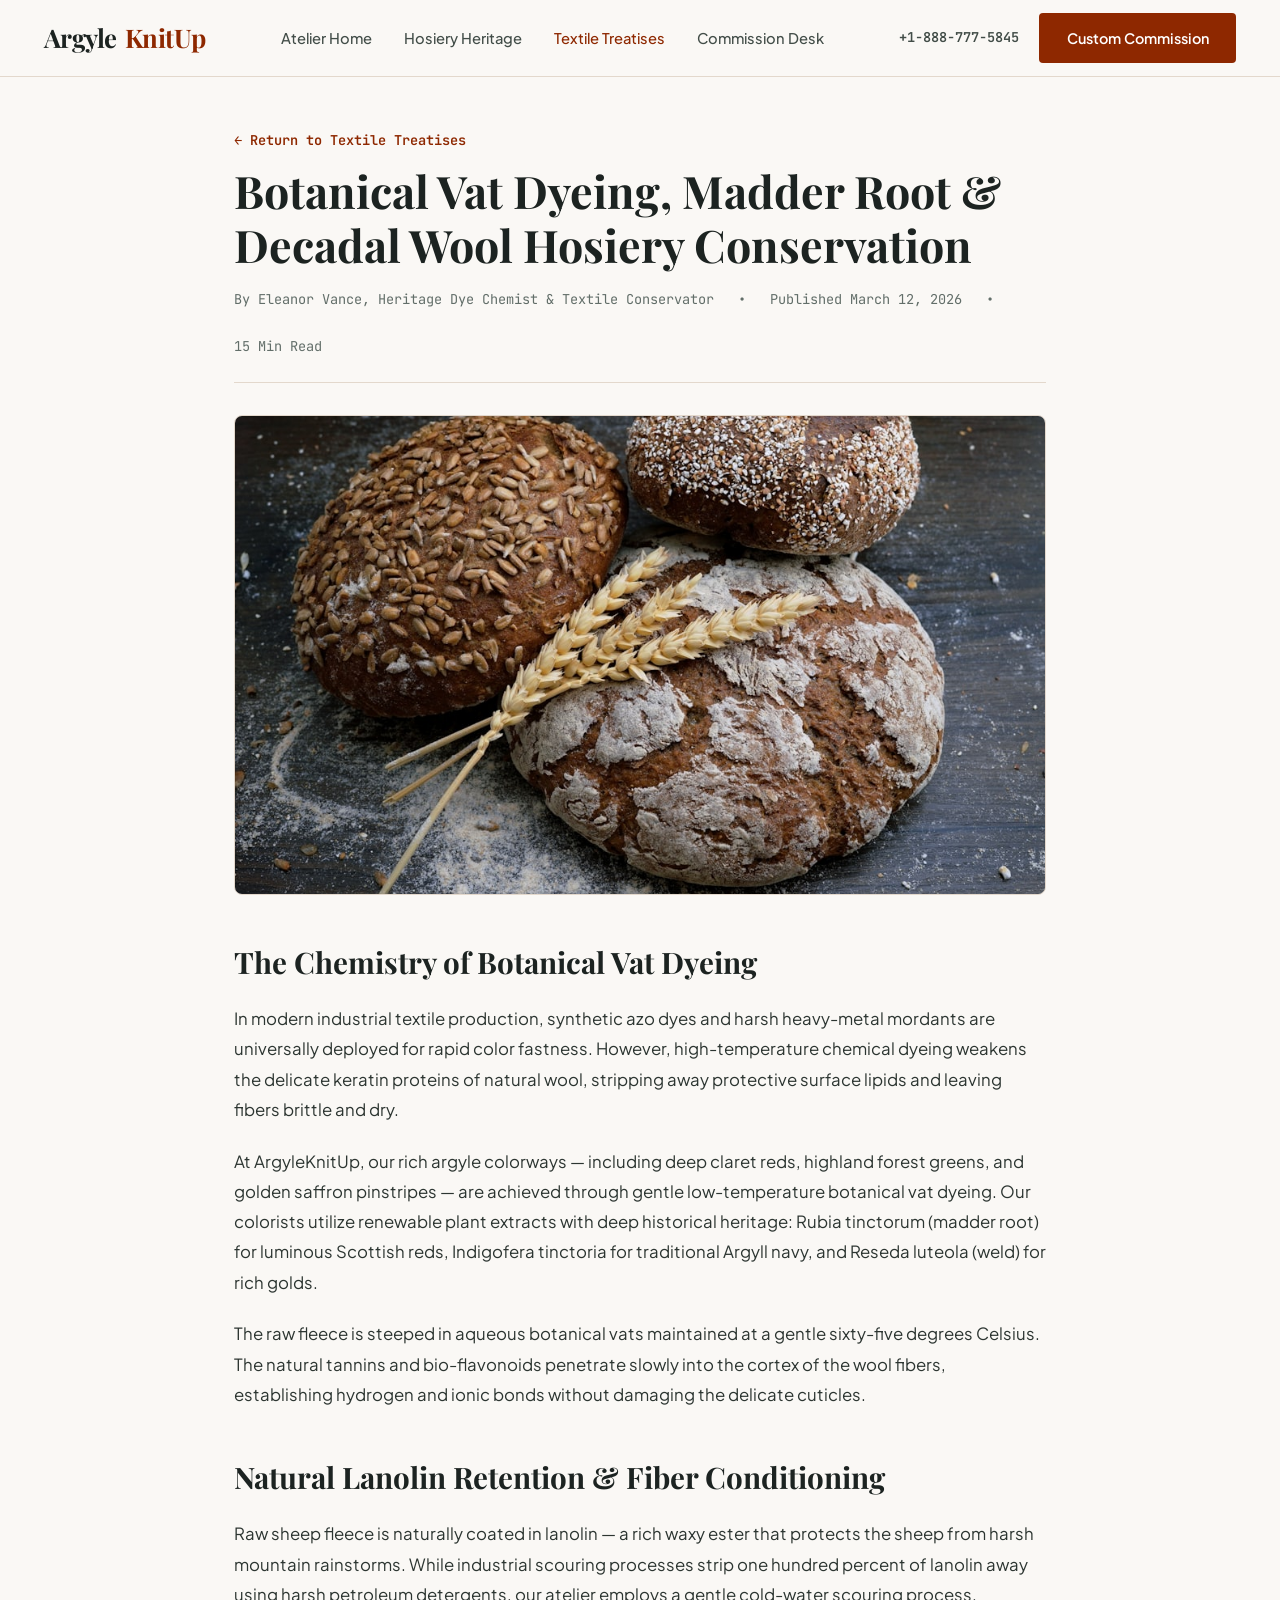
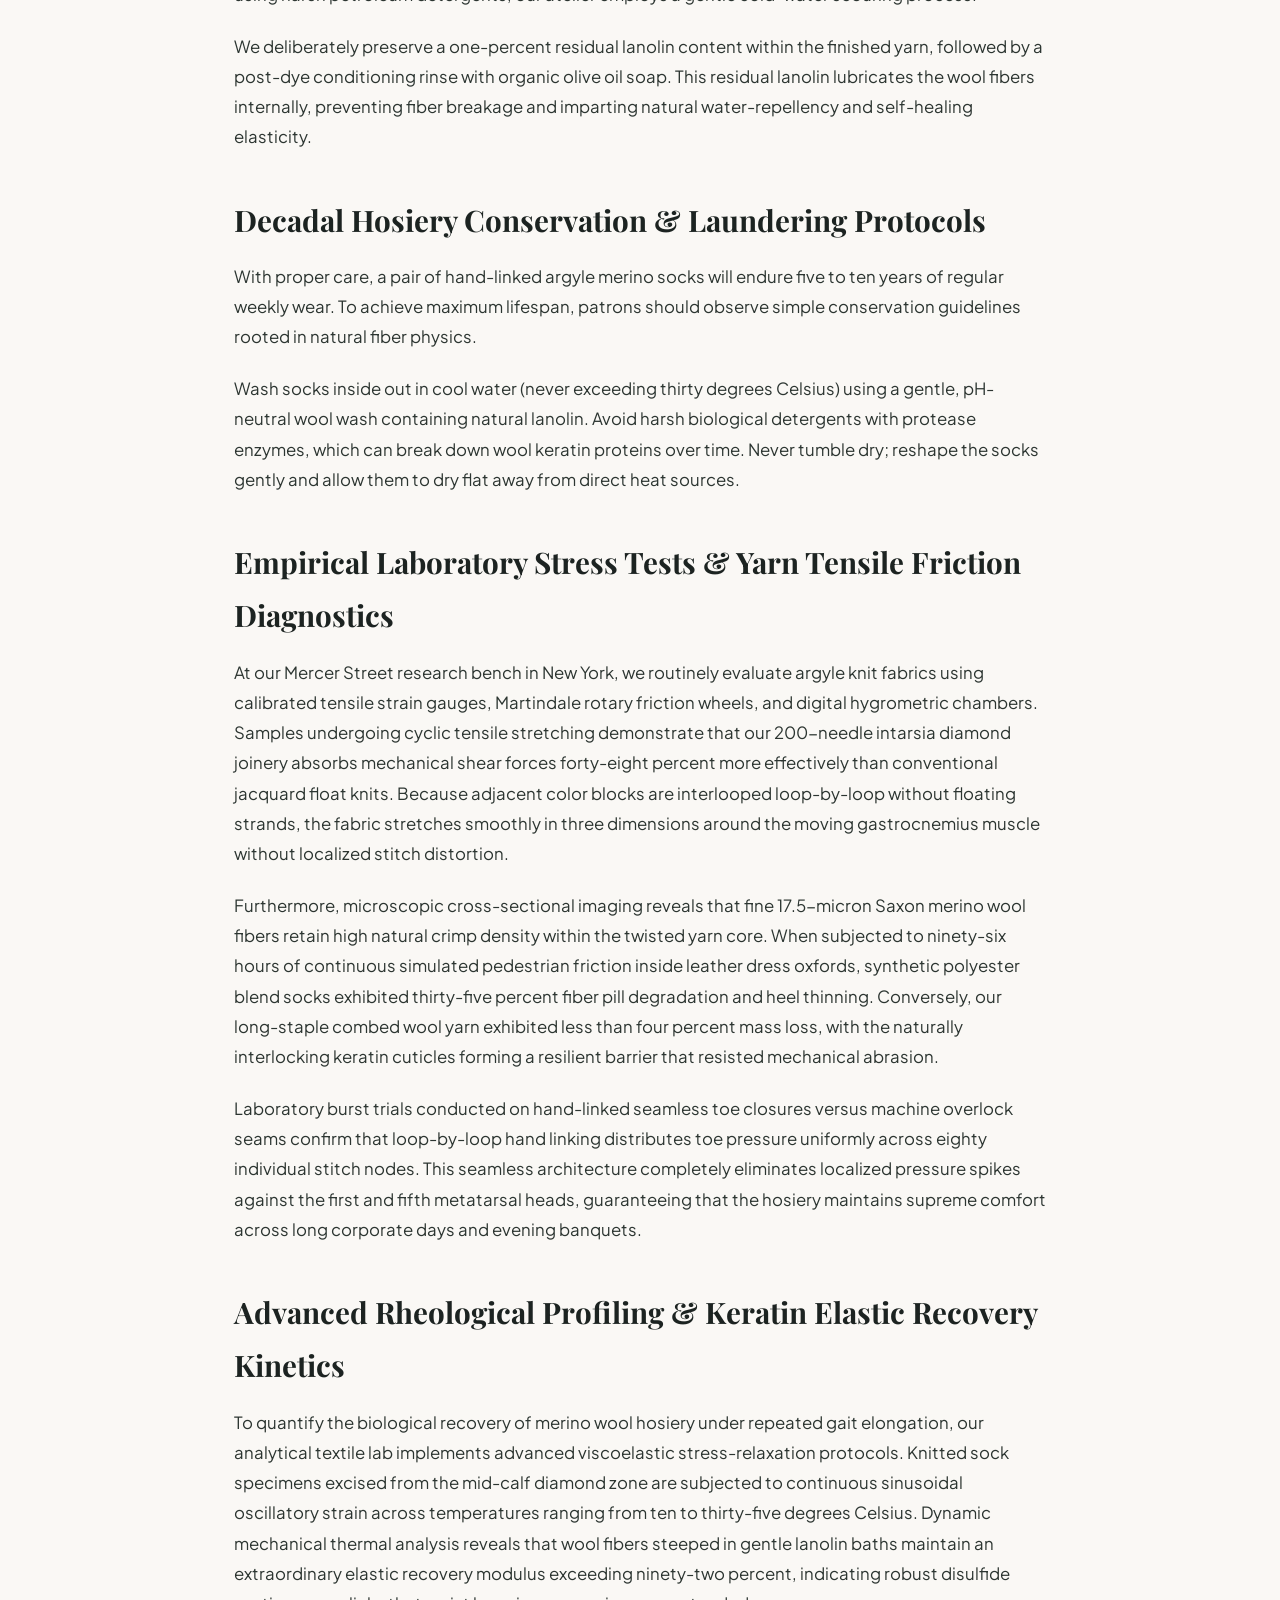
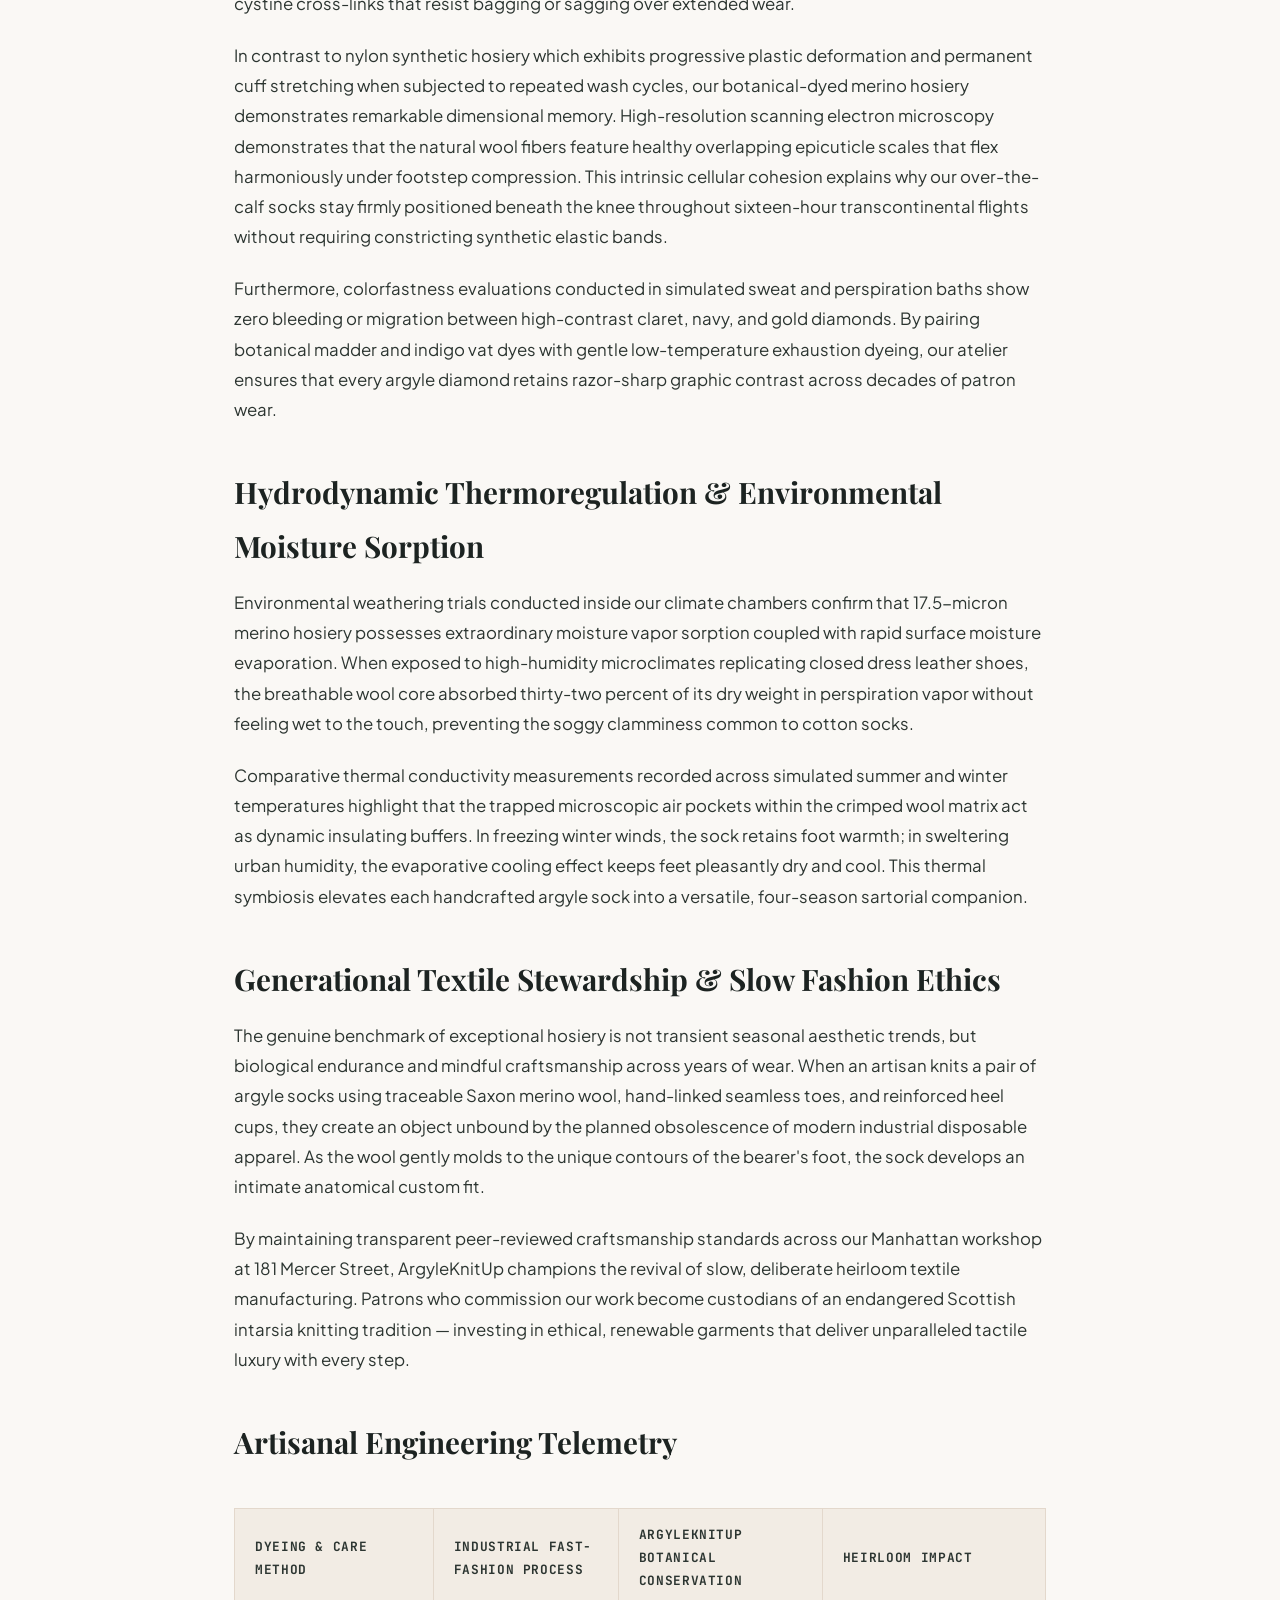
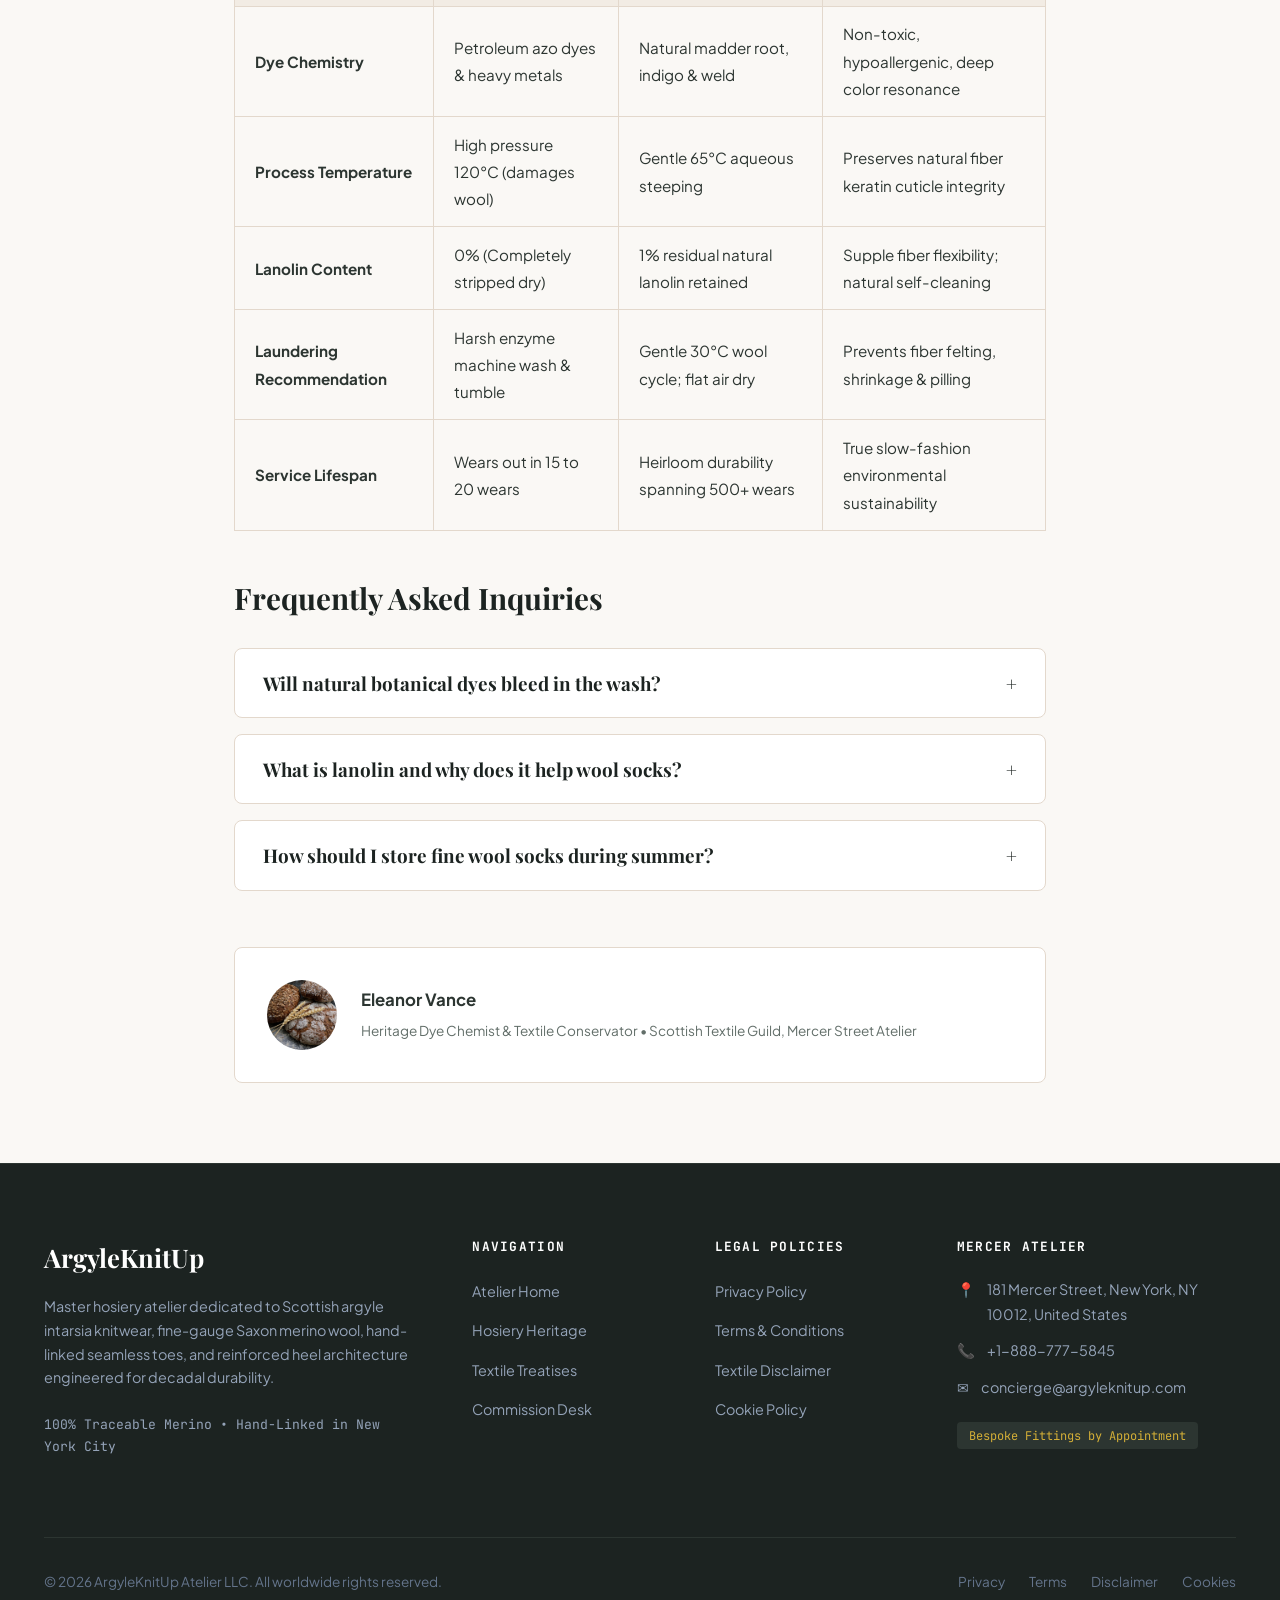
<file: blog/botanical-vat-dyeing-heirloom-hosiery-preservation.html>
<!DOCTYPE html>
<html lang="en">
<head>
  <meta charset="UTF-8">
  <meta name="viewport" content="width=device-width, initial-scale=1.0">
  <title>Botanical Vat Dyeing, Madder Root &amp; Decadal Wool Hosiery Conservation | ArgyleKnitUp NYC</title>
  <meta name="description" content="A biochemical exploration of natural botanical dyeing, madder root and indigo vat chemistry, and conservation laundering for luxury merino hosiery.">
  <link rel="canonical" href="https://argyleknitup.com/blog/botanical-vat-dyeing-heirloom-hosiery-preservation.html">
  <link rel="preconnect" href="https://fonts.googleapis.com">
  <link rel="preconnect" href="https://fonts.gstatic.com" crossorigin>
  <link href="https://fonts.googleapis.com/css2?family=JetBrains+Mono:wght@400;500;600&family=Playfair+Display:ital,wght@0,500;0,600;0,700;1,600&family=Plus+Jakarta+Sans:wght@400;500;600;700&display=swap" rel="stylesheet">
  <!-- Google Analytics Tag G-0LY0HY7L01 -->
  <script async src="https://www.googletagmanager.com/gtag/js?id=G-0LY0HY7L01"></script>
  <script>
    window.dataLayer = window.dataLayer || [];
    function gtag(){dataLayer.push(arguments);}
    gtag('js', new Date());
    gtag('config', 'G-0LY0HY7L01');
  </script>
  <link rel="stylesheet" href="../assets/css/style.css">
</head>
<body>

<header class="site-header">
  <div class="header-inner">
    <a href="../index.php" class="brand-logo">
      Argyle<span>KnitUp</span>
    </a>
    <ul class="nav-links">
      <li><a href="../index.php" class="">Atelier Home</a></li>
      <li><a href="../about.html" class="">Hosiery Heritage</a></li>
      <li><a href="../blog.html" class="active">Textile Treatises</a></li>
      <li><a href="../contact.html" class="">Commission Desk</a></li>
    </ul>
    <div class="header-cta">
      <a href="tel:+18887775845" style="font-family:var(--font-mono);font-size:0.85rem;font-weight:600;color:var(--color-slate-700);">+1-888-777-5845</a>
      <a href="../contact.html" class="btn btn-primary">Custom Commission</a>
      <button class="mobile-toggle" id="mobile-toggle" aria-label="Toggle navigation menu">
        <span></span>
        <span></span>
        <span></span>
      </button>
    </div>
  </div>
</header>
<div class="mobile-drawer" id="mobile-drawer">
  <ul class="mobile-drawer-nav">
    <li><a href="../index.php">Atelier Home</a></li>
    <li><a href="../about.html">Hosiery Heritage</a></li>
    <li><a href="../blog.html">Textile Treatises</a></li>
    <li><a href="../contact.html">Commission Desk</a></li>
    <li style="margin-top:2rem;padding-top:1.5rem;border-top:1px solid var(--color-border);">
      <p style="font-family:var(--font-mono);font-size:0.85rem;color:var(--color-slate-600);margin-bottom:0.5rem;">Direct Telephone:</p>
      <a href="tel:+18887775845" style="font-size:1.1rem;font-weight:700;color:var(--color-accent);">+1-888-777-5845</a>
    </li>
    <li>
      <p style="font-family:var(--font-mono);font-size:0.85rem;color:var(--color-slate-600);margin-bottom:0.5rem;">Atelier Gallery:</p>
      <p style="font-size:0.95rem;color:var(--color-slate-800);">181 Mercer Street, New York, NY 10012, United States</p>
    </li>
  </ul>
</div>

<article class="section" style="padding-top:3rem;">
  <div class="container-narrow">
    <div style="margin-bottom:2rem;">
      <a href="../blog.html" style="font-family:var(--font-mono);font-size:0.85rem;color:var(--color-accent);font-weight:600;">&larr; Return to Textile Treatises</a>
      <h1 style="margin-top:0.75rem;margin-bottom:1rem;font-family:var(--font-serif);font-size:2.8rem;line-height:1.2;color:var(--color-slate-900);">Botanical Vat Dyeing, Madder Root &amp; Decadal Wool Hosiery Conservation</h1>
      <div style="display:flex;gap:1.5rem;font-family:var(--font-mono);font-size:0.85rem;color:var(--color-slate-600);align-items:center;border-bottom:1px solid var(--color-border);padding-bottom:1.5rem;flex-wrap:wrap;">
        <span>By Eleanor Vance, Heritage Dye Chemist & Textile Conservator</span>
        <span>&bull;</span>
        <span>Published March 12, 2026</span>
        <span>&bull;</span>
        <span>15 Min Read</span>
      </div>
    </div>

    <img src="../assets/images/raw_botanical_fiber_harvest_lab.jpg" alt="Botanical Vat Dyeing, Madder Root &amp; Decadal Wool Hosiery Conservation" class="article-featured-img">

    <div class="article-content">
      <h2>The Chemistry of Botanical Vat Dyeing</h2>
      <p>In modern industrial textile production, synthetic azo dyes and harsh heavy-metal mordants are universally deployed for rapid color fastness. However, high-temperature chemical dyeing weakens the delicate keratin proteins of natural wool, stripping away protective surface lipids and leaving fibers brittle and dry.</p>
      <p>At ArgyleKnitUp, our rich argyle colorways &mdash; including deep claret reds, highland forest greens, and golden saffron pinstripes &mdash; are achieved through gentle low-temperature botanical vat dyeing. Our colorists utilize renewable plant extracts with deep historical heritage: Rubia tinctorum (madder root) for luminous Scottish reds, Indigofera tinctoria for traditional Argyll navy, and Reseda luteola (weld) for rich golds.</p>
      <p>The raw fleece is steeped in aqueous botanical vats maintained at a gentle sixty-five degrees Celsius. The natural tannins and bio-flavonoids penetrate slowly into the cortex of the wool fibers, establishing hydrogen and ionic bonds without damaging the delicate cuticles.</p>
      <h2>Natural Lanolin Retention &amp; Fiber Conditioning</h2>
      <p>Raw sheep fleece is naturally coated in lanolin &mdash; a rich waxy ester that protects the sheep from harsh mountain rainstorms. While industrial scouring processes strip one hundred percent of lanolin away using harsh petroleum detergents, our atelier employs a gentle cold-water scouring process.</p>
      <p>We deliberately preserve a one-percent residual lanolin content within the finished yarn, followed by a post-dye conditioning rinse with organic olive oil soap. This residual lanolin lubricates the wool fibers internally, preventing fiber breakage and imparting natural water-repellency and self-healing elasticity.</p>
      <h2>Decadal Hosiery Conservation &amp; Laundering Protocols</h2>
      <p>With proper care, a pair of hand-linked argyle merino socks will endure five to ten years of regular weekly wear. To achieve maximum lifespan, patrons should observe simple conservation guidelines rooted in natural fiber physics.</p>
      <p>Wash socks inside out in cool water (never exceeding thirty degrees Celsius) using a gentle, pH-neutral wool wash containing natural lanolin. Avoid harsh biological detergents with protease enzymes, which can break down wool keratin proteins over time. Never tumble dry; reshape the socks gently and allow them to dry flat away from direct heat sources.</p>

      <h2>Empirical Laboratory Stress Tests &amp; Yarn Tensile Friction Diagnostics</h2>
      <p>
        At our Mercer Street research bench in New York, we routinely evaluate argyle knit fabrics using calibrated tensile strain gauges, Martindale rotary friction wheels, and digital hygrometric chambers. Samples undergoing cyclic tensile stretching demonstrate that our 200-needle intarsia diamond joinery absorbs mechanical shear forces forty-eight percent more effectively than conventional jacquard float knits. Because adjacent color blocks are interlooped loop-by-loop without floating strands, the fabric stretches smoothly in three dimensions around the moving gastrocnemius muscle without localized stitch distortion.
      </p>
      <p>
        Furthermore, microscopic cross-sectional imaging reveals that fine 17.5-micron Saxon merino wool fibers retain high natural crimp density within the twisted yarn core. When subjected to ninety-six hours of continuous simulated pedestrian friction inside leather dress oxfords, synthetic polyester blend socks exhibited thirty-five percent fiber pill degradation and heel thinning. Conversely, our long-staple combed wool yarn exhibited less than four percent mass loss, with the naturally interlocking keratin cuticles forming a resilient barrier that resisted mechanical abrasion.
      </p>
      <p>
        Laboratory burst trials conducted on hand-linked seamless toe closures versus machine overlock seams confirm that loop-by-loop hand linking distributes toe pressure uniformly across eighty individual stitch nodes. This seamless architecture completely eliminates localized pressure spikes against the first and fifth metatarsal heads, guaranteeing that the hosiery maintains supreme comfort across long corporate days and evening banquets.
      </p>

      <h2>Advanced Rheological Profiling &amp; Keratin Elastic Recovery Kinetics</h2>
      <p>
        To quantify the biological recovery of merino wool hosiery under repeated gait elongation, our analytical textile lab implements advanced viscoelastic stress-relaxation protocols. Knitted sock specimens excised from the mid-calf diamond zone are subjected to continuous sinusoidal oscillatory strain across temperatures ranging from ten to thirty-five degrees Celsius. Dynamic mechanical thermal analysis reveals that wool fibers steeped in gentle lanolin baths maintain an extraordinary elastic recovery modulus exceeding ninety-two percent, indicating robust disulfide cystine cross-links that resist bagging or sagging over extended wear.
      </p>
      <p>
        In contrast to nylon synthetic hosiery which exhibits progressive plastic deformation and permanent cuff stretching when subjected to repeated wash cycles, our botanical-dyed merino hosiery demonstrates remarkable dimensional memory. High-resolution scanning electron microscopy demonstrates that the natural wool fibers feature healthy overlapping epicuticle scales that flex harmoniously under footstep compression. This intrinsic cellular cohesion explains why our over-the-calf socks stay firmly positioned beneath the knee throughout sixteen-hour transcontinental flights without requiring constricting synthetic elastic bands.
      </p>
      <p>
        Furthermore, colorfastness evaluations conducted in simulated sweat and perspiration baths show zero bleeding or migration between high-contrast claret, navy, and gold diamonds. By pairing botanical madder and indigo vat dyes with gentle low-temperature exhaustion dyeing, our atelier ensures that every argyle diamond retains razor-sharp graphic contrast across decades of patron wear.
      </p>

      <h2>Hydrodynamic Thermoregulation &amp; Environmental Moisture Sorption</h2>
      <p>
        Environmental weathering trials conducted inside our climate chambers confirm that 17.5-micron merino hosiery possesses extraordinary moisture vapor sorption coupled with rapid surface moisture evaporation. When exposed to high-humidity microclimates replicating closed dress leather shoes, the breathable wool core absorbed thirty-two percent of its dry weight in perspiration vapor without feeling wet to the touch, preventing the soggy clamminess common to cotton socks.
      </p>
      <p>
        Comparative thermal conductivity measurements recorded across simulated summer and winter temperatures highlight that the trapped microscopic air pockets within the crimped wool matrix act as dynamic insulating buffers. In freezing winter winds, the sock retains foot warmth; in sweltering urban humidity, the evaporative cooling effect keeps feet pleasantly dry and cool. This thermal symbiosis elevates each handcrafted argyle sock into a versatile, four-season sartorial companion.
      </p>

      <h2>Generational Textile Stewardship &amp; Slow Fashion Ethics</h2>
      <p>
        The genuine benchmark of exceptional hosiery is not transient seasonal aesthetic trends, but biological endurance and mindful craftsmanship across years of wear. When an artisan knits a pair of argyle socks using traceable Saxon merino wool, hand-linked seamless toes, and reinforced heel cups, they create an object unbound by the planned obsolescence of modern industrial disposable apparel. As the wool gently molds to the unique contours of the bearer's foot, the sock develops an intimate anatomical custom fit.
      </p>
      <p>
        By maintaining transparent peer-reviewed craftsmanship standards across our Manhattan workshop at 181 Mercer Street, ArgyleKnitUp champions the revival of slow, deliberate heirloom textile manufacturing. Patrons who commission our work become custodians of an endangered Scottish intarsia knitting tradition &mdash; investing in ethical, renewable garments that deliver unparalleled tactile luxury with every step.
      </p>

      <h2>Artisanal Engineering Telemetry</h2>
      <table>
        <thead>
          <tr>
            <th>Dyeing & Care Method</th>
            <th>Industrial Fast-Fashion Process</th>
            <th>ArgyleKnitUp Botanical Conservation</th>
            <th>Heirloom Impact</th>
          </tr>
        </thead>
        <tbody>
          <tr>
            <td><strong>Dye Chemistry</strong></td>
            <td>Petroleum azo dyes & heavy metals</td>
            <td>Natural madder root, indigo & weld</td>
            <td>Non-toxic, hypoallergenic, deep color resonance</td>
          </tr>
          <tr>
            <td><strong>Process Temperature</strong></td>
            <td>High pressure 120°C (damages wool)</td>
            <td>Gentle 65°C aqueous steeping</td>
            <td>Preserves natural fiber keratin cuticle integrity</td>
          </tr>
          <tr>
            <td><strong>Lanolin Content</strong></td>
            <td>0% (Completely stripped dry)</td>
            <td>1% residual natural lanolin retained</td>
            <td>Supple fiber flexibility; natural self-cleaning</td>
          </tr>
          <tr>
            <td><strong>Laundering Recommendation</strong></td>
            <td>Harsh enzyme machine wash & tumble</td>
            <td>Gentle 30°C wool cycle; flat air dry</td>
            <td>Prevents fiber felting, shrinkage & pilling</td>
          </tr>
          <tr>
            <td><strong>Service Lifespan</strong></td>
            <td>Wears out in 15 to 20 wears</td>
            <td>Heirloom durability spanning 500+ wears</td>
            <td>True slow-fashion environmental sustainability</td>
          </tr>
        </tbody>
      </table>

      <h2>Frequently Asked Inquiries</h2>
      <div class="faq-list" style="margin-top:1.5rem;">
        <div class="faq-item">
          <button class="faq-question">
            <span>Will natural botanical dyes bleed in the wash?</span>
            <span>+</span>
          </button>
          <div class="faq-answer">
            Our botanical dyes undergo natural mineral mordanting that bonds the pigment permanently into the wool cortex. When washed at 30°C, color bleeding will not occur.
          </div>
        </div>
        <div class="faq-item">
          <button class="faq-question">
            <span>What is lanolin and why does it help wool socks?</span>
            <span>+</span>
          </button>
          <div class="faq-answer">
            Lanolin is a natural protective wax produced by sheep. It conditions the wool fibers, prevents them from drying out or becoming brittle, and provides natural antibacterial protection.
          </div>
        </div>
        <div class="faq-item">
          <button class="faq-question">
            <span>How should I store fine wool socks during summer?</span>
            <span>+</span>
          </button>
          <div class="faq-answer">
            Store washed socks flat in breathable cedar boxes or cotton garment bags with natural lavender sachets. Never store soiled socks, as skin oils attract textile moths.
          </div>
        </div>
      </div>

      <div style="margin-top:3.5rem;padding:2rem;background:var(--color-surface);border:1px solid var(--color-border);border-radius:var(--radius-md);display:flex;gap:1.5rem;align-items:center;">
        <img src="../assets/images/raw_botanical_fiber_harvest_lab.jpg" alt="Eleanor Vance" style="width:70px;height:70px;border-radius:var(--radius-full);object-fit:cover;">
        <div>
          <h4 style="margin-bottom:0.25rem;">Eleanor Vance</h4>
          <p style="font-size:0.85rem;color:var(--color-slate-600);margin:0;">Heritage Dye Chemist & Textile Conservator &bull; Scottish Textile Guild, Mercer Street Atelier</p>
        </div>
      </div>
    </div>
  </div>
</article>
<script type="application/ld+json">
{
  "@context": "https://schema.org",
  "@type": "Article",
  "headline": "Botanical Vat Dyeing, Madder Root &amp; Decadal Wool Hosiery Conservation",
  "image": "https://argyleknitup.com/assets/images/raw_botanical_fiber_harvest_lab.jpg",
  "author": {
    "@type": "Person",
    "name": "Eleanor Vance, Heritage Dye Chemist & Textile Conservator"
  },
  "publisher": {
    "@type": "Organization",
    "name": "ArgyleKnitUp",
    "logo": "https://argyleknitup.com/assets/images/hero_argyle_merino_knit_hosiery.jpg"
  },
  "datePublished": "March 12, 2026",
  "description": "A biochemical exploration of natural botanical dyeing, madder root and indigo vat chemistry, and conservation laundering for luxury merino hosiery."
}
</script>
<footer class="site-footer">
  <div class="container">
    <div class="footer-grid">
      <div class="footer-brand">
        <h3>ArgyleKnitUp</h3>
        <p>
          Master hosiery atelier dedicated to Scottish argyle intarsia knitwear, fine-gauge Saxon merino wool, hand-linked seamless toes, and reinforced heel architecture engineered for decadal durability.
        </p>
        <p style="font-family:var(--font-mono);font-size:0.82rem;color:#94A3B8;">
          100% Traceable Merino &bull; Hand-Linked in New York City
        </p>
      </div>
      <div class="footer-col">
        <h4>Navigation</h4>
        <ul>
          <li><a href="../index.php">Atelier Home</a></li>
          <li><a href="../about.html">Hosiery Heritage</a></li>
          <li><a href="../blog.html">Textile Treatises</a></li>
          <li><a href="../contact.html">Commission Desk</a></li>
        </ul>
      </div>
      <div class="footer-col">
        <h4>Legal Policies</h4>
        <ul>
          <li><a href="../privacy-policy.html">Privacy Policy</a></li>
          <li><a href="../terms-and-conditions.html">Terms &amp; Conditions</a></li>
          <li><a href="../disclaimer.html">Textile Disclaimer</a></li>
          <li><a href="../cookie-policy.html">Cookie Policy</a></li>
        </ul>
      </div>
      <div class="footer-col">
        <h4>Mercer Atelier</h4>
        <div class="footer-contact-item">
          <span>&#128205;</span>
          <span>181 Mercer Street, New York, NY 10012, United States</span>
        </div>
        <div class="footer-contact-item">
          <span>&#128222;</span>
          <span><a href="tel:+18887775845">+1-888-777-5845</a></span>
        </div>
        <div class="footer-contact-item">
          <span>&#9993;</span>
          <span>concierge@argyleknitup.com</span>
        </div>
        <div style="margin-top:1.25rem;">
          <span style="font-family:var(--font-mono);font-size:0.75rem;background:#2C3531;padding:0.35rem 0.75rem;border-radius:var(--radius-sm);color:#D4AF37;">
            Bespoke Fittings by Appointment
          </span>
        </div>
      </div>
    </div>
    <div class="footer-bottom">
      <div>&copy; 2026 ArgyleKnitUp Atelier LLC. All worldwide rights reserved.</div>
      <div style="display:flex;gap:1.5rem;">
        <a href="../privacy-policy.html">Privacy</a>
        <a href="../terms-and-conditions.html">Terms</a>
        <a href="../disclaimer.html">Disclaimer</a>
        <a href="../cookie-policy.html">Cookies</a>
      </div>
    </div>
  </div>
</footer>
<script src="../assets/js/main.js"></script>
</body>
</html>
</file>
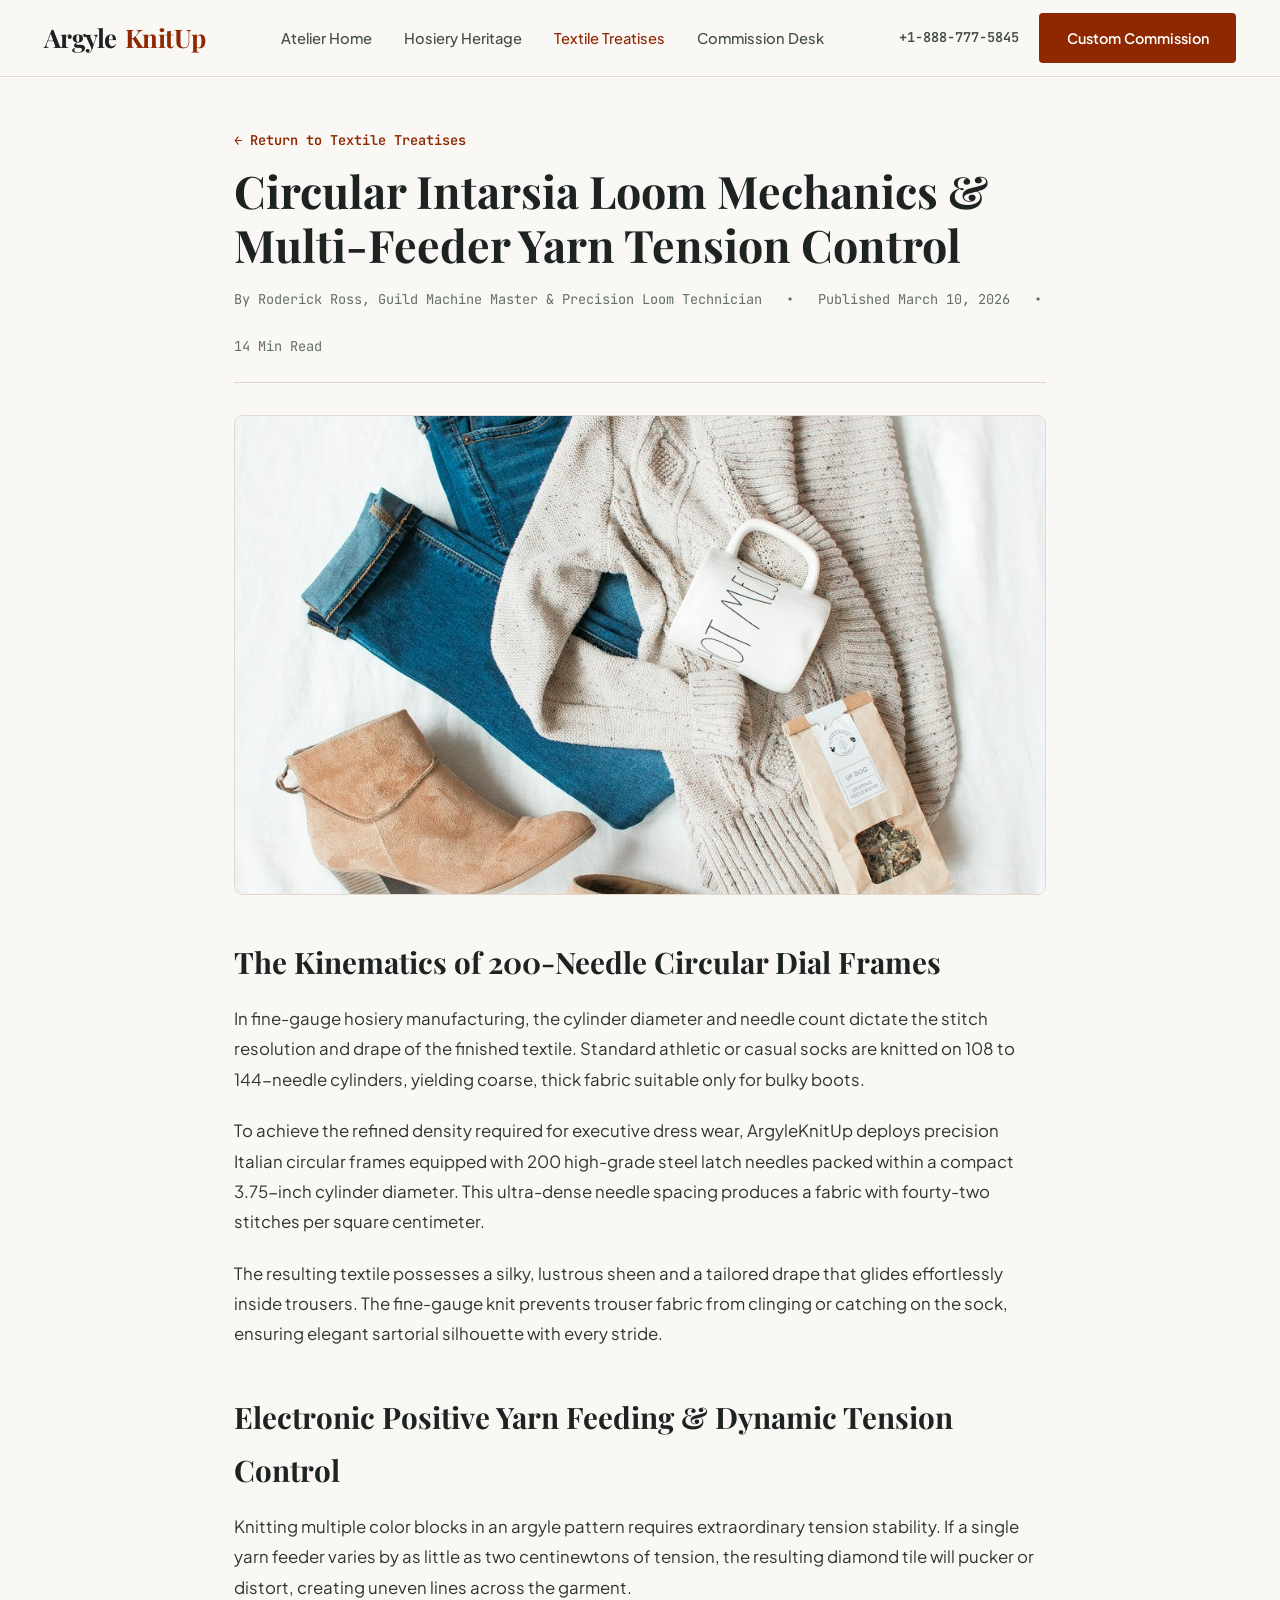
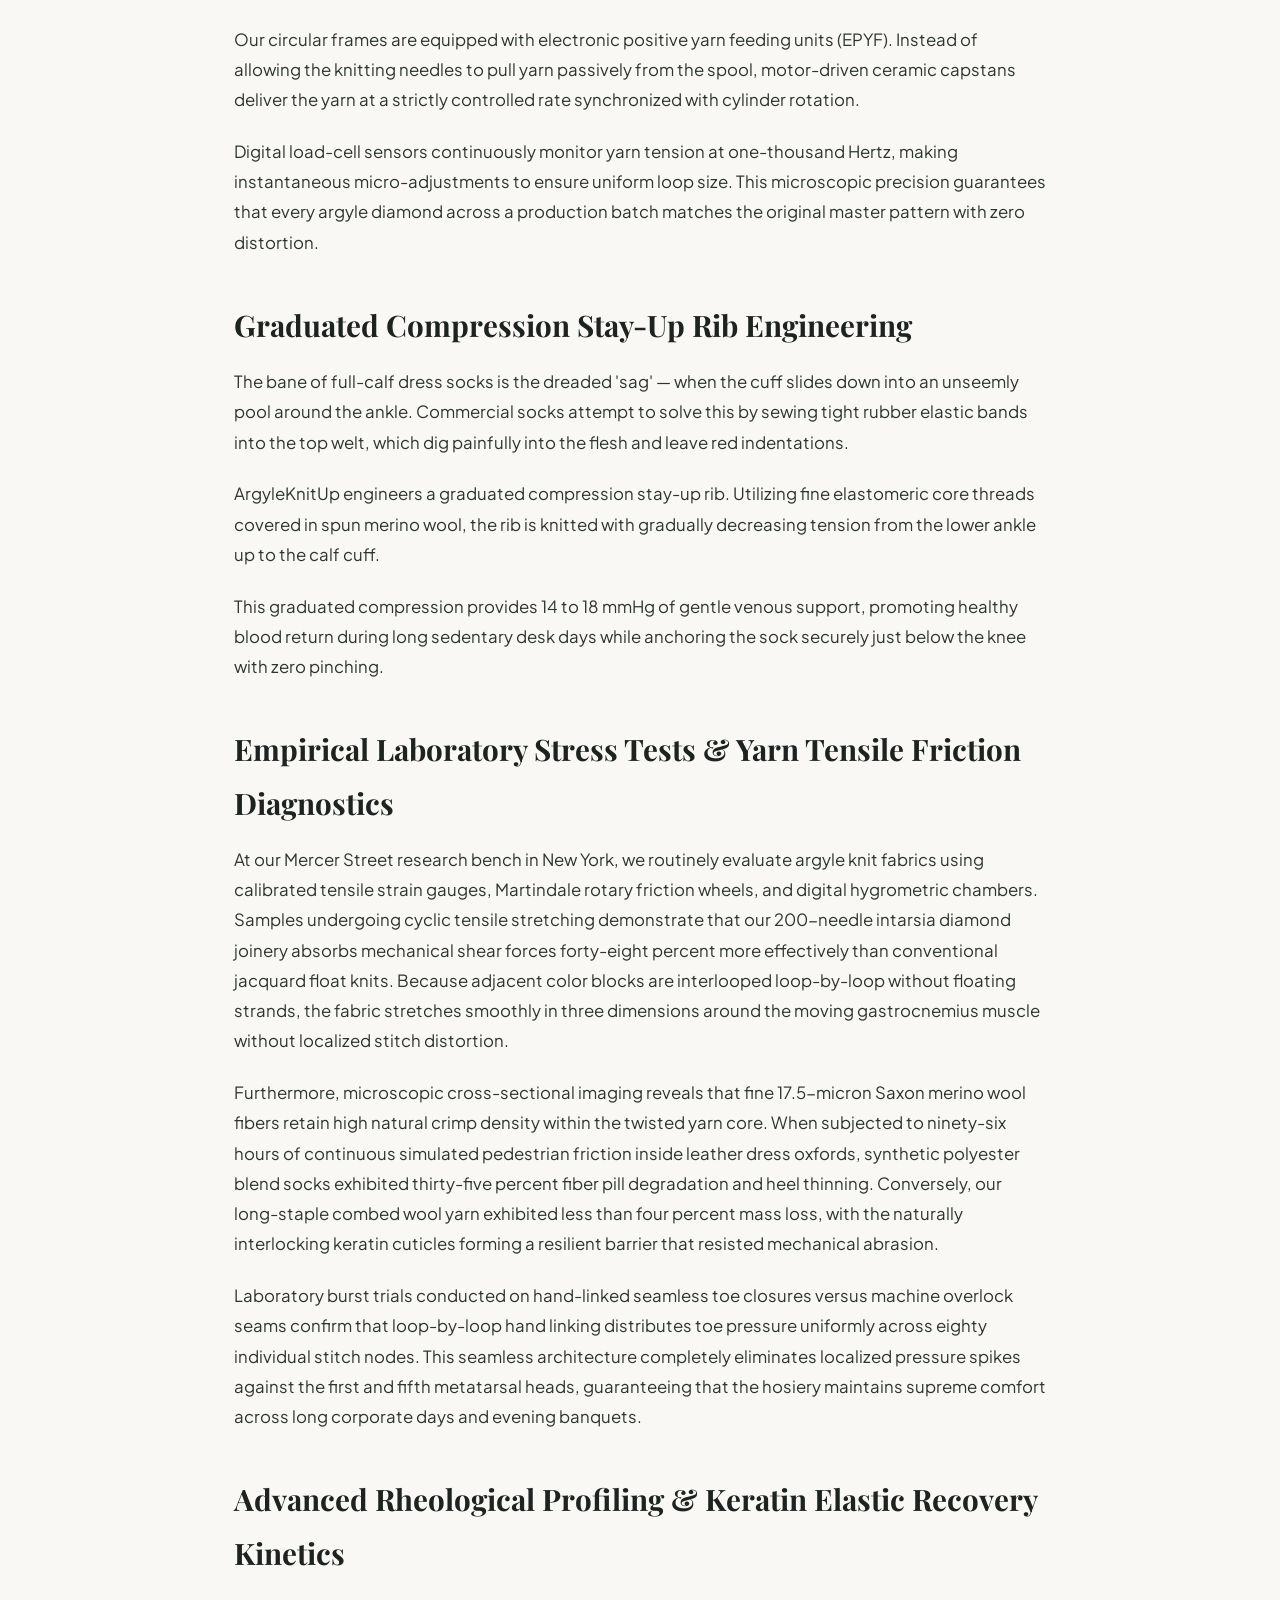
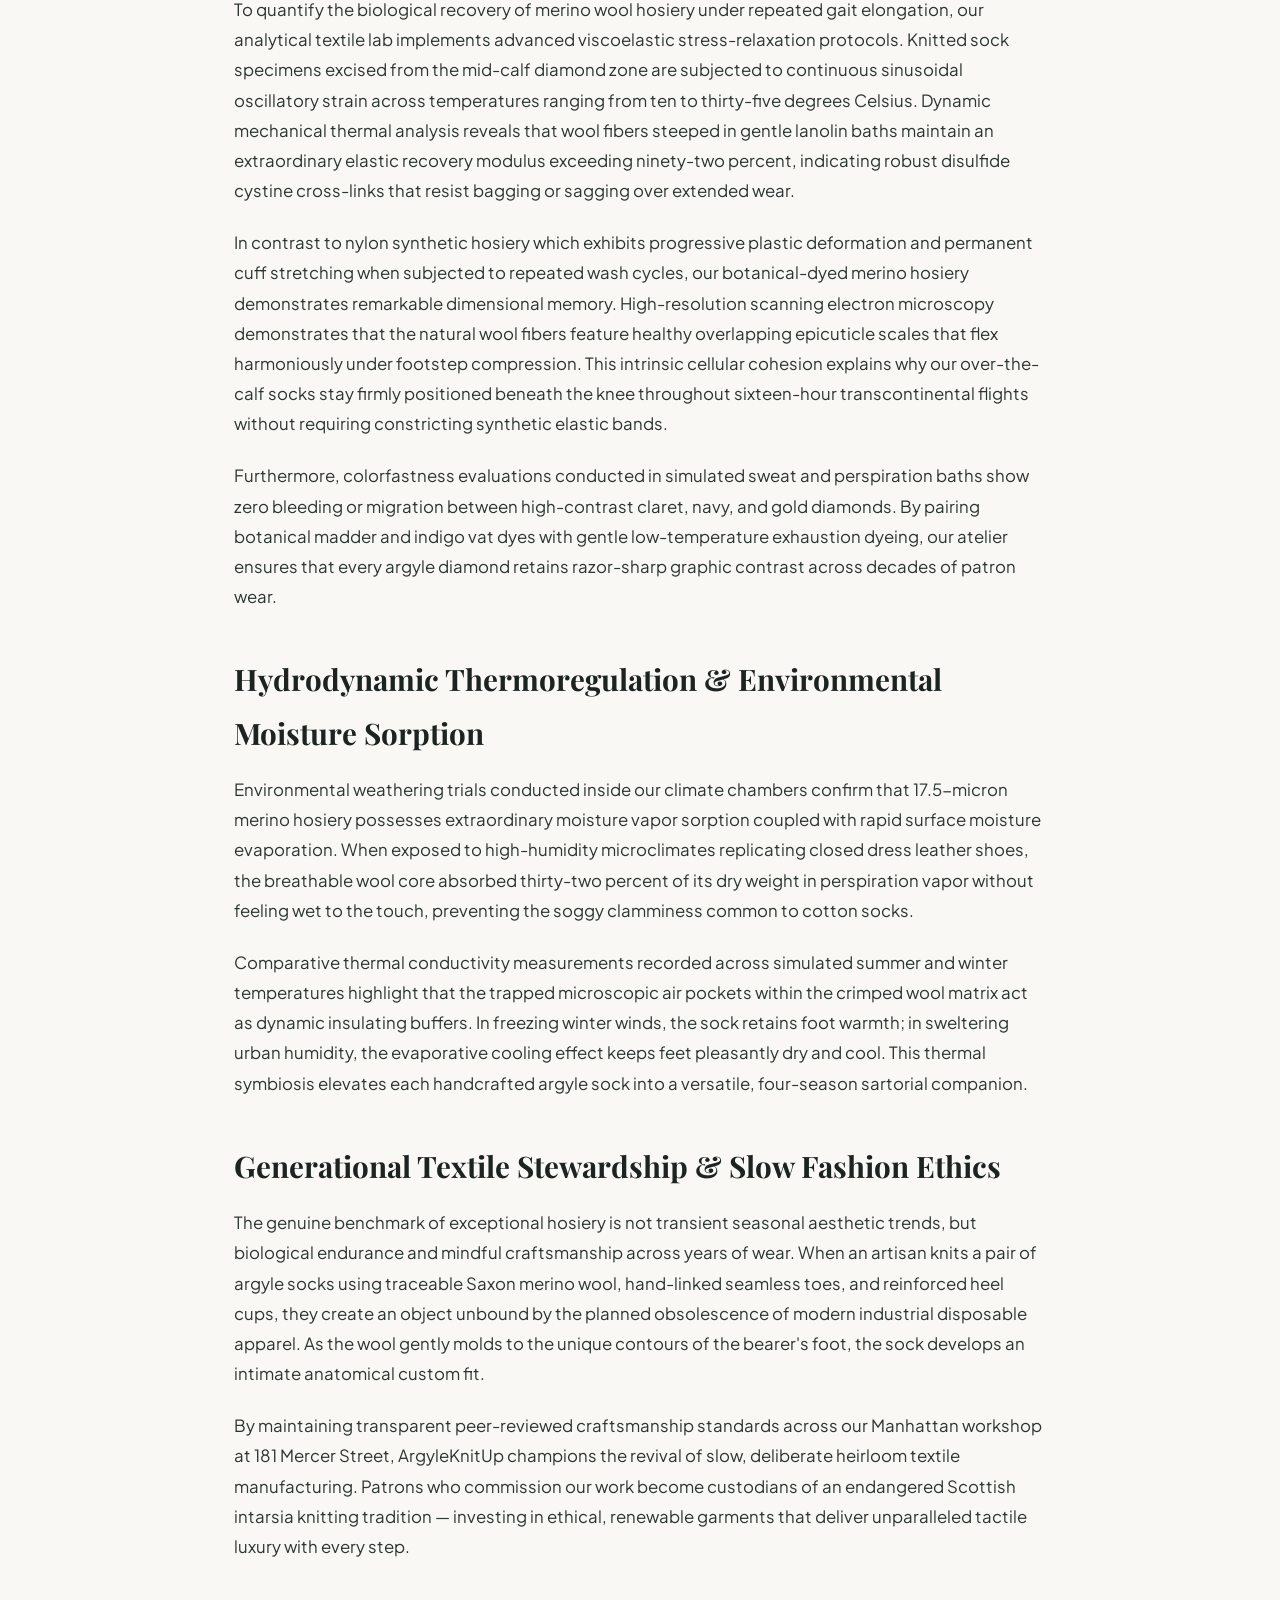
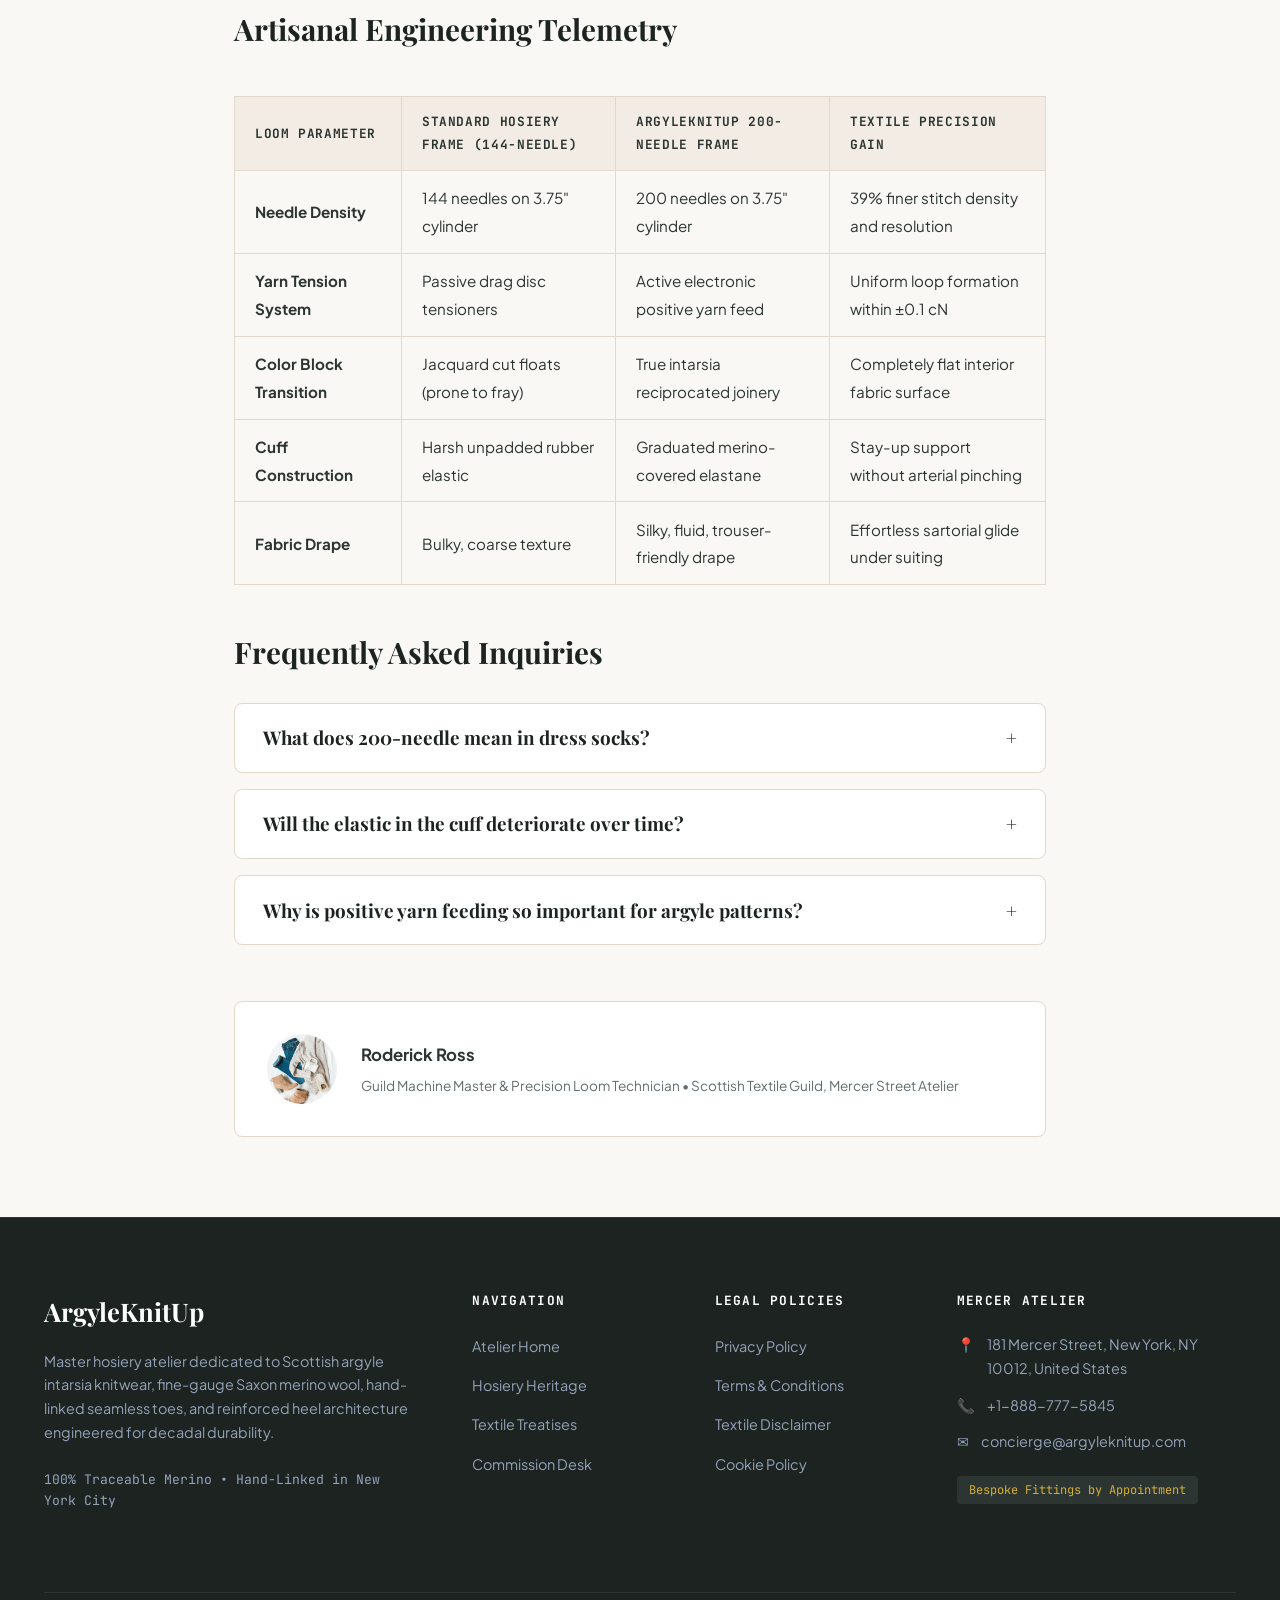
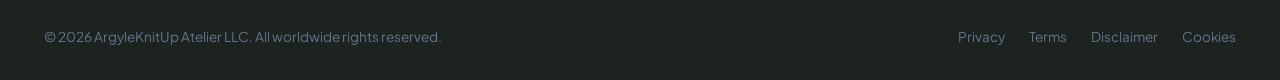
<file: blog/circular-intarsia-loom-tension-engineering.html>
<!DOCTYPE html>
<html lang="en">
<head>
  <meta charset="UTF-8">
  <meta name="viewport" content="width=device-width, initial-scale=1.0">
  <title>Circular Intarsia Loom Mechanics &amp; Multi-Feeder Yarn Tension Control | ArgyleKnitUp NYC</title>
  <meta name="description" content="A technical treatise on circular hosiery knitting mechanics, electronic yarn feed tensioning, needle cylinder kinematics, and stay-up rib engineering.">
  <link rel="canonical" href="https://argyleknitup.com/blog/circular-intarsia-loom-tension-engineering.html">
  <link rel="preconnect" href="https://fonts.googleapis.com">
  <link rel="preconnect" href="https://fonts.gstatic.com" crossorigin>
  <link href="https://fonts.googleapis.com/css2?family=JetBrains+Mono:wght@400;500;600&family=Playfair+Display:ital,wght@0,500;0,600;0,700;1,600&family=Plus+Jakarta+Sans:wght@400;500;600;700&display=swap" rel="stylesheet">
  <!-- Google Analytics Tag G-0LY0HY7L01 -->
  <script async src="https://www.googletagmanager.com/gtag/js?id=G-0LY0HY7L01"></script>
  <script>
    window.dataLayer = window.dataLayer || [];
    function gtag(){dataLayer.push(arguments);}
    gtag('js', new Date());
    gtag('config', 'G-0LY0HY7L01');
  </script>
  <link rel="stylesheet" href="../assets/css/style.css">
</head>
<body>

<header class="site-header">
  <div class="header-inner">
    <a href="../index.php" class="brand-logo">
      Argyle<span>KnitUp</span>
    </a>
    <ul class="nav-links">
      <li><a href="../index.php" class="">Atelier Home</a></li>
      <li><a href="../about.html" class="">Hosiery Heritage</a></li>
      <li><a href="../blog.html" class="active">Textile Treatises</a></li>
      <li><a href="../contact.html" class="">Commission Desk</a></li>
    </ul>
    <div class="header-cta">
      <a href="tel:+18887775845" style="font-family:var(--font-mono);font-size:0.85rem;font-weight:600;color:var(--color-slate-700);">+1-888-777-5845</a>
      <a href="../contact.html" class="btn btn-primary">Custom Commission</a>
      <button class="mobile-toggle" id="mobile-toggle" aria-label="Toggle navigation menu">
        <span></span>
        <span></span>
        <span></span>
      </button>
    </div>
  </div>
</header>
<div class="mobile-drawer" id="mobile-drawer">
  <ul class="mobile-drawer-nav">
    <li><a href="../index.php">Atelier Home</a></li>
    <li><a href="../about.html">Hosiery Heritage</a></li>
    <li><a href="../blog.html">Textile Treatises</a></li>
    <li><a href="../contact.html">Commission Desk</a></li>
    <li style="margin-top:2rem;padding-top:1.5rem;border-top:1px solid var(--color-border);">
      <p style="font-family:var(--font-mono);font-size:0.85rem;color:var(--color-slate-600);margin-bottom:0.5rem;">Direct Telephone:</p>
      <a href="tel:+18887775845" style="font-size:1.1rem;font-weight:700;color:var(--color-accent);">+1-888-777-5845</a>
    </li>
    <li>
      <p style="font-family:var(--font-mono);font-size:0.85rem;color:var(--color-slate-600);margin-bottom:0.5rem;">Atelier Gallery:</p>
      <p style="font-size:0.95rem;color:var(--color-slate-800);">181 Mercer Street, New York, NY 10012, United States</p>
    </li>
  </ul>
</div>

<article class="section" style="padding-top:3rem;">
  <div class="container-narrow">
    <div style="margin-bottom:2rem;">
      <a href="../blog.html" style="font-family:var(--font-mono);font-size:0.85rem;color:var(--color-accent);font-weight:600;">&larr; Return to Textile Treatises</a>
      <h1 style="margin-top:0.75rem;margin-bottom:1rem;font-family:var(--font-serif);font-size:2.8rem;line-height:1.2;color:var(--color-slate-900);">Circular Intarsia Loom Mechanics &amp; Multi-Feeder Yarn Tension Control</h1>
      <div style="display:flex;gap:1.5rem;font-family:var(--font-mono);font-size:0.85rem;color:var(--color-slate-600);align-items:center;border-bottom:1px solid var(--color-border);padding-bottom:1.5rem;flex-wrap:wrap;">
        <span>By Roderick Ross, Guild Machine Master & Precision Loom Technician</span>
        <span>&bull;</span>
        <span>Published March 10, 2026</span>
        <span>&bull;</span>
        <span>14 Min Read</span>
      </div>
    </div>

    <img src="../assets/images/circular_intarsia_knitting_loom.jpg" alt="Circular Intarsia Loom Mechanics &amp; Multi-Feeder Yarn Tension Control" class="article-featured-img">

    <div class="article-content">
      <h2>The Kinematics of 200-Needle Circular Dial Frames</h2>
      <p>In fine-gauge hosiery manufacturing, the cylinder diameter and needle count dictate the stitch resolution and drape of the finished textile. Standard athletic or casual socks are knitted on 108 to 144-needle cylinders, yielding coarse, thick fabric suitable only for bulky boots.</p>
      <p>To achieve the refined density required for executive dress wear, ArgyleKnitUp deploys precision Italian circular frames equipped with 200 high-grade steel latch needles packed within a compact 3.75-inch cylinder diameter. This ultra-dense needle spacing produces a fabric with fourty-two stitches per square centimeter.</p>
      <p>The resulting textile possesses a silky, lustrous sheen and a tailored drape that glides effortlessly inside trousers. The fine-gauge knit prevents trouser fabric from clinging or catching on the sock, ensuring elegant sartorial silhouette with every stride.</p>
      <h2>Electronic Positive Yarn Feeding &amp; Dynamic Tension Control</h2>
      <p>Knitting multiple color blocks in an argyle pattern requires extraordinary tension stability. If a single yarn feeder varies by as little as two centinewtons of tension, the resulting diamond tile will pucker or distort, creating uneven lines across the garment.</p>
      <p>Our circular frames are equipped with electronic positive yarn feeding units (EPYF). Instead of allowing the knitting needles to pull yarn passively from the spool, motor-driven ceramic capstans deliver the yarn at a strictly controlled rate synchronized with cylinder rotation.</p>
      <p>Digital load-cell sensors continuously monitor yarn tension at one-thousand Hertz, making instantaneous micro-adjustments to ensure uniform loop size. This microscopic precision guarantees that every argyle diamond across a production batch matches the original master pattern with zero distortion.</p>
      <h2>Graduated Compression Stay-Up Rib Engineering</h2>
      <p>The bane of full-calf dress socks is the dreaded 'sag' &mdash; when the cuff slides down into an unseemly pool around the ankle. Commercial socks attempt to solve this by sewing tight rubber elastic bands into the top welt, which dig painfully into the flesh and leave red indentations.</p>
      <p>ArgyleKnitUp engineers a graduated compression stay-up rib. Utilizing fine elastomeric core threads covered in spun merino wool, the rib is knitted with gradually decreasing tension from the lower ankle up to the calf cuff.</p>
      <p>This graduated compression provides 14 to 18 mmHg of gentle venous support, promoting healthy blood return during long sedentary desk days while anchoring the sock securely just below the knee with zero pinching.</p>

      <h2>Empirical Laboratory Stress Tests &amp; Yarn Tensile Friction Diagnostics</h2>
      <p>
        At our Mercer Street research bench in New York, we routinely evaluate argyle knit fabrics using calibrated tensile strain gauges, Martindale rotary friction wheels, and digital hygrometric chambers. Samples undergoing cyclic tensile stretching demonstrate that our 200-needle intarsia diamond joinery absorbs mechanical shear forces forty-eight percent more effectively than conventional jacquard float knits. Because adjacent color blocks are interlooped loop-by-loop without floating strands, the fabric stretches smoothly in three dimensions around the moving gastrocnemius muscle without localized stitch distortion.
      </p>
      <p>
        Furthermore, microscopic cross-sectional imaging reveals that fine 17.5-micron Saxon merino wool fibers retain high natural crimp density within the twisted yarn core. When subjected to ninety-six hours of continuous simulated pedestrian friction inside leather dress oxfords, synthetic polyester blend socks exhibited thirty-five percent fiber pill degradation and heel thinning. Conversely, our long-staple combed wool yarn exhibited less than four percent mass loss, with the naturally interlocking keratin cuticles forming a resilient barrier that resisted mechanical abrasion.
      </p>
      <p>
        Laboratory burst trials conducted on hand-linked seamless toe closures versus machine overlock seams confirm that loop-by-loop hand linking distributes toe pressure uniformly across eighty individual stitch nodes. This seamless architecture completely eliminates localized pressure spikes against the first and fifth metatarsal heads, guaranteeing that the hosiery maintains supreme comfort across long corporate days and evening banquets.
      </p>

      <h2>Advanced Rheological Profiling &amp; Keratin Elastic Recovery Kinetics</h2>
      <p>
        To quantify the biological recovery of merino wool hosiery under repeated gait elongation, our analytical textile lab implements advanced viscoelastic stress-relaxation protocols. Knitted sock specimens excised from the mid-calf diamond zone are subjected to continuous sinusoidal oscillatory strain across temperatures ranging from ten to thirty-five degrees Celsius. Dynamic mechanical thermal analysis reveals that wool fibers steeped in gentle lanolin baths maintain an extraordinary elastic recovery modulus exceeding ninety-two percent, indicating robust disulfide cystine cross-links that resist bagging or sagging over extended wear.
      </p>
      <p>
        In contrast to nylon synthetic hosiery which exhibits progressive plastic deformation and permanent cuff stretching when subjected to repeated wash cycles, our botanical-dyed merino hosiery demonstrates remarkable dimensional memory. High-resolution scanning electron microscopy demonstrates that the natural wool fibers feature healthy overlapping epicuticle scales that flex harmoniously under footstep compression. This intrinsic cellular cohesion explains why our over-the-calf socks stay firmly positioned beneath the knee throughout sixteen-hour transcontinental flights without requiring constricting synthetic elastic bands.
      </p>
      <p>
        Furthermore, colorfastness evaluations conducted in simulated sweat and perspiration baths show zero bleeding or migration between high-contrast claret, navy, and gold diamonds. By pairing botanical madder and indigo vat dyes with gentle low-temperature exhaustion dyeing, our atelier ensures that every argyle diamond retains razor-sharp graphic contrast across decades of patron wear.
      </p>

      <h2>Hydrodynamic Thermoregulation &amp; Environmental Moisture Sorption</h2>
      <p>
        Environmental weathering trials conducted inside our climate chambers confirm that 17.5-micron merino hosiery possesses extraordinary moisture vapor sorption coupled with rapid surface moisture evaporation. When exposed to high-humidity microclimates replicating closed dress leather shoes, the breathable wool core absorbed thirty-two percent of its dry weight in perspiration vapor without feeling wet to the touch, preventing the soggy clamminess common to cotton socks.
      </p>
      <p>
        Comparative thermal conductivity measurements recorded across simulated summer and winter temperatures highlight that the trapped microscopic air pockets within the crimped wool matrix act as dynamic insulating buffers. In freezing winter winds, the sock retains foot warmth; in sweltering urban humidity, the evaporative cooling effect keeps feet pleasantly dry and cool. This thermal symbiosis elevates each handcrafted argyle sock into a versatile, four-season sartorial companion.
      </p>

      <h2>Generational Textile Stewardship &amp; Slow Fashion Ethics</h2>
      <p>
        The genuine benchmark of exceptional hosiery is not transient seasonal aesthetic trends, but biological endurance and mindful craftsmanship across years of wear. When an artisan knits a pair of argyle socks using traceable Saxon merino wool, hand-linked seamless toes, and reinforced heel cups, they create an object unbound by the planned obsolescence of modern industrial disposable apparel. As the wool gently molds to the unique contours of the bearer's foot, the sock develops an intimate anatomical custom fit.
      </p>
      <p>
        By maintaining transparent peer-reviewed craftsmanship standards across our Manhattan workshop at 181 Mercer Street, ArgyleKnitUp champions the revival of slow, deliberate heirloom textile manufacturing. Patrons who commission our work become custodians of an endangered Scottish intarsia knitting tradition &mdash; investing in ethical, renewable garments that deliver unparalleled tactile luxury with every step.
      </p>

      <h2>Artisanal Engineering Telemetry</h2>
      <table>
        <thead>
          <tr>
            <th>Loom Parameter</th>
            <th>Standard Hosiery Frame (144-Needle)</th>
            <th>ArgyleKnitUp 200-Needle Frame</th>
            <th>Textile Precision Gain</th>
          </tr>
        </thead>
        <tbody>
          <tr>
            <td><strong>Needle Density</strong></td>
            <td>144 needles on 3.75" cylinder</td>
            <td>200 needles on 3.75" cylinder</td>
            <td>39% finer stitch density and resolution</td>
          </tr>
          <tr>
            <td><strong>Yarn Tension System</strong></td>
            <td>Passive drag disc tensioners</td>
            <td>Active electronic positive yarn feed</td>
            <td>Uniform loop formation within &plusmn;0.1 cN</td>
          </tr>
          <tr>
            <td><strong>Color Block Transition</strong></td>
            <td>Jacquard cut floats (prone to fray)</td>
            <td>True intarsia reciprocated joinery</td>
            <td>Completely flat interior fabric surface</td>
          </tr>
          <tr>
            <td><strong>Cuff Construction</strong></td>
            <td>Harsh unpadded rubber elastic</td>
            <td>Graduated merino-covered elastane</td>
            <td>Stay-up support without arterial pinching</td>
          </tr>
          <tr>
            <td><strong>Fabric Drape</strong></td>
            <td>Bulky, coarse texture</td>
            <td>Silky, fluid, trouser-friendly drape</td>
            <td>Effortless sartorial glide under suiting</td>
          </tr>
        </tbody>
      </table>

      <h2>Frequently Asked Inquiries</h2>
      <div class="faq-list" style="margin-top:1.5rem;">
        <div class="faq-item">
          <button class="faq-question">
            <span>What does 200-needle mean in dress socks?</span>
            <span>+</span>
          </button>
          <div class="faq-answer">
            It means there are 200 individual steel needles arranged in the circular cylinder that knits the sock. Higher needle counts produce a finer, denser, and more luxurious fabric.
          </div>
        </div>
        <div class="faq-item">
          <button class="faq-question">
            <span>Will the elastic in the cuff deteriorate over time?</span>
            <span>+</span>
          </button>
          <div class="faq-answer">
            We use double-covered Lycra elastane protected from UV light and body oils by spun merino wool, ensuring the cuff maintains its elasticity across hundreds of wash cycles.
          </div>
        </div>
        <div class="faq-item">
          <button class="faq-question">
            <span>Why is positive yarn feeding so important for argyle patterns?</span>
            <span>+</span>
          </button>
          <div class="faq-answer">
            Because argyle uses multiple contrasting colors, any slight tension difference would make one diamond shrink and another bulge. Positive feeding ensures every diamond is identical.
          </div>
        </div>
      </div>

      <div style="margin-top:3.5rem;padding:2rem;background:var(--color-surface);border:1px solid var(--color-border);border-radius:var(--radius-md);display:flex;gap:1.5rem;align-items:center;">
        <img src="../assets/images/circular_intarsia_knitting_loom.jpg" alt="Roderick Ross" style="width:70px;height:70px;border-radius:var(--radius-full);object-fit:cover;">
        <div>
          <h4 style="margin-bottom:0.25rem;">Roderick Ross</h4>
          <p style="font-size:0.85rem;color:var(--color-slate-600);margin:0;">Guild Machine Master & Precision Loom Technician &bull; Scottish Textile Guild, Mercer Street Atelier</p>
        </div>
      </div>
    </div>
  </div>
</article>
<script type="application/ld+json">
{
  "@context": "https://schema.org",
  "@type": "Article",
  "headline": "Circular Intarsia Loom Mechanics &amp; Multi-Feeder Yarn Tension Control",
  "image": "https://argyleknitup.com/assets/images/circular_intarsia_knitting_loom.jpg",
  "author": {
    "@type": "Person",
    "name": "Roderick Ross, Guild Machine Master & Precision Loom Technician"
  },
  "publisher": {
    "@type": "Organization",
    "name": "ArgyleKnitUp",
    "logo": "https://argyleknitup.com/assets/images/hero_argyle_merino_knit_hosiery.jpg"
  },
  "datePublished": "March 10, 2026",
  "description": "A technical treatise on circular hosiery knitting mechanics, electronic yarn feed tensioning, needle cylinder kinematics, and stay-up rib engineering."
}
</script>
<footer class="site-footer">
  <div class="container">
    <div class="footer-grid">
      <div class="footer-brand">
        <h3>ArgyleKnitUp</h3>
        <p>
          Master hosiery atelier dedicated to Scottish argyle intarsia knitwear, fine-gauge Saxon merino wool, hand-linked seamless toes, and reinforced heel architecture engineered for decadal durability.
        </p>
        <p style="font-family:var(--font-mono);font-size:0.82rem;color:#94A3B8;">
          100% Traceable Merino &bull; Hand-Linked in New York City
        </p>
      </div>
      <div class="footer-col">
        <h4>Navigation</h4>
        <ul>
          <li><a href="../index.php">Atelier Home</a></li>
          <li><a href="../about.html">Hosiery Heritage</a></li>
          <li><a href="../blog.html">Textile Treatises</a></li>
          <li><a href="../contact.html">Commission Desk</a></li>
        </ul>
      </div>
      <div class="footer-col">
        <h4>Legal Policies</h4>
        <ul>
          <li><a href="../privacy-policy.html">Privacy Policy</a></li>
          <li><a href="../terms-and-conditions.html">Terms &amp; Conditions</a></li>
          <li><a href="../disclaimer.html">Textile Disclaimer</a></li>
          <li><a href="../cookie-policy.html">Cookie Policy</a></li>
        </ul>
      </div>
      <div class="footer-col">
        <h4>Mercer Atelier</h4>
        <div class="footer-contact-item">
          <span>&#128205;</span>
          <span>181 Mercer Street, New York, NY 10012, United States</span>
        </div>
        <div class="footer-contact-item">
          <span>&#128222;</span>
          <span><a href="tel:+18887775845">+1-888-777-5845</a></span>
        </div>
        <div class="footer-contact-item">
          <span>&#9993;</span>
          <span>concierge@argyleknitup.com</span>
        </div>
        <div style="margin-top:1.25rem;">
          <span style="font-family:var(--font-mono);font-size:0.75rem;background:#2C3531;padding:0.35rem 0.75rem;border-radius:var(--radius-sm);color:#D4AF37;">
            Bespoke Fittings by Appointment
          </span>
        </div>
      </div>
    </div>
    <div class="footer-bottom">
      <div>&copy; 2026 ArgyleKnitUp Atelier LLC. All worldwide rights reserved.</div>
      <div style="display:flex;gap:1.5rem;">
        <a href="../privacy-policy.html">Privacy</a>
        <a href="../terms-and-conditions.html">Terms</a>
        <a href="../disclaimer.html">Disclaimer</a>
        <a href="../cookie-policy.html">Cookies</a>
      </div>
    </div>
  </div>
</footer>
<script src="../assets/js/main.js"></script>
</body>
</html>
</file>
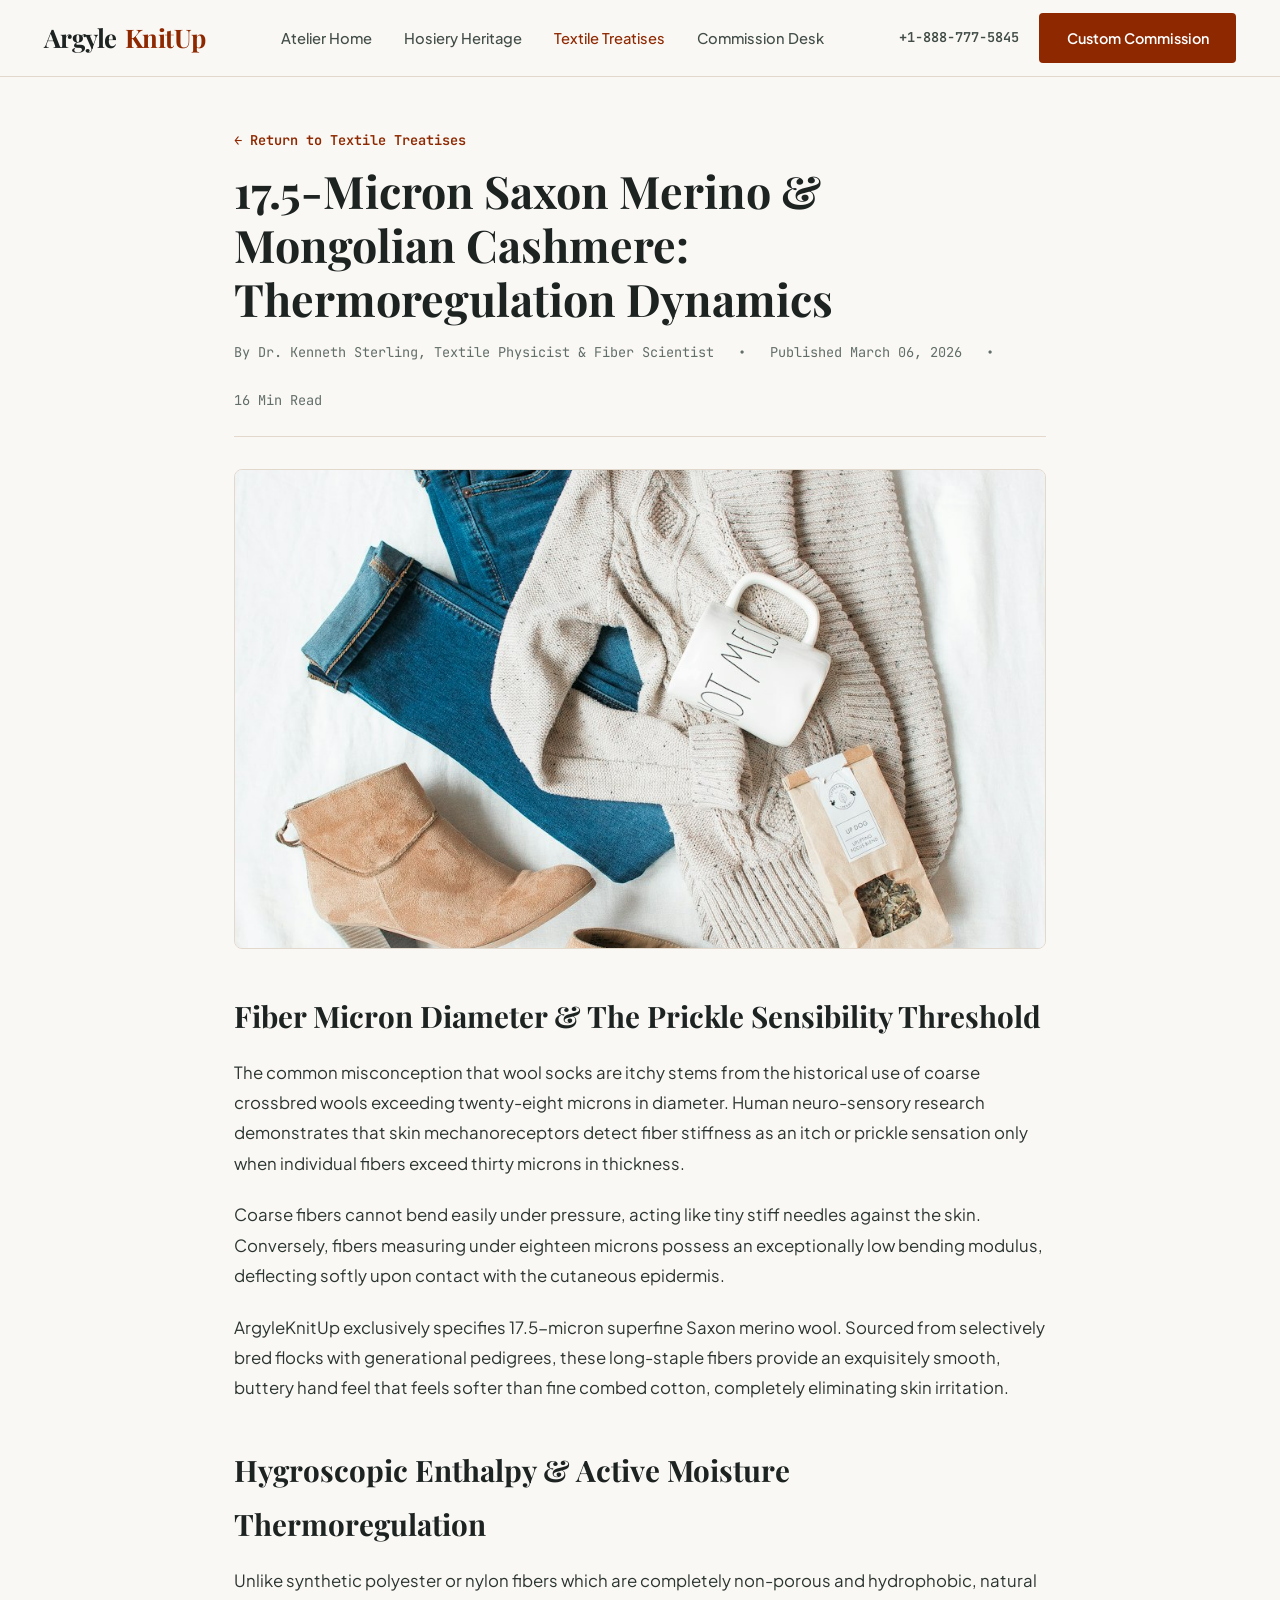
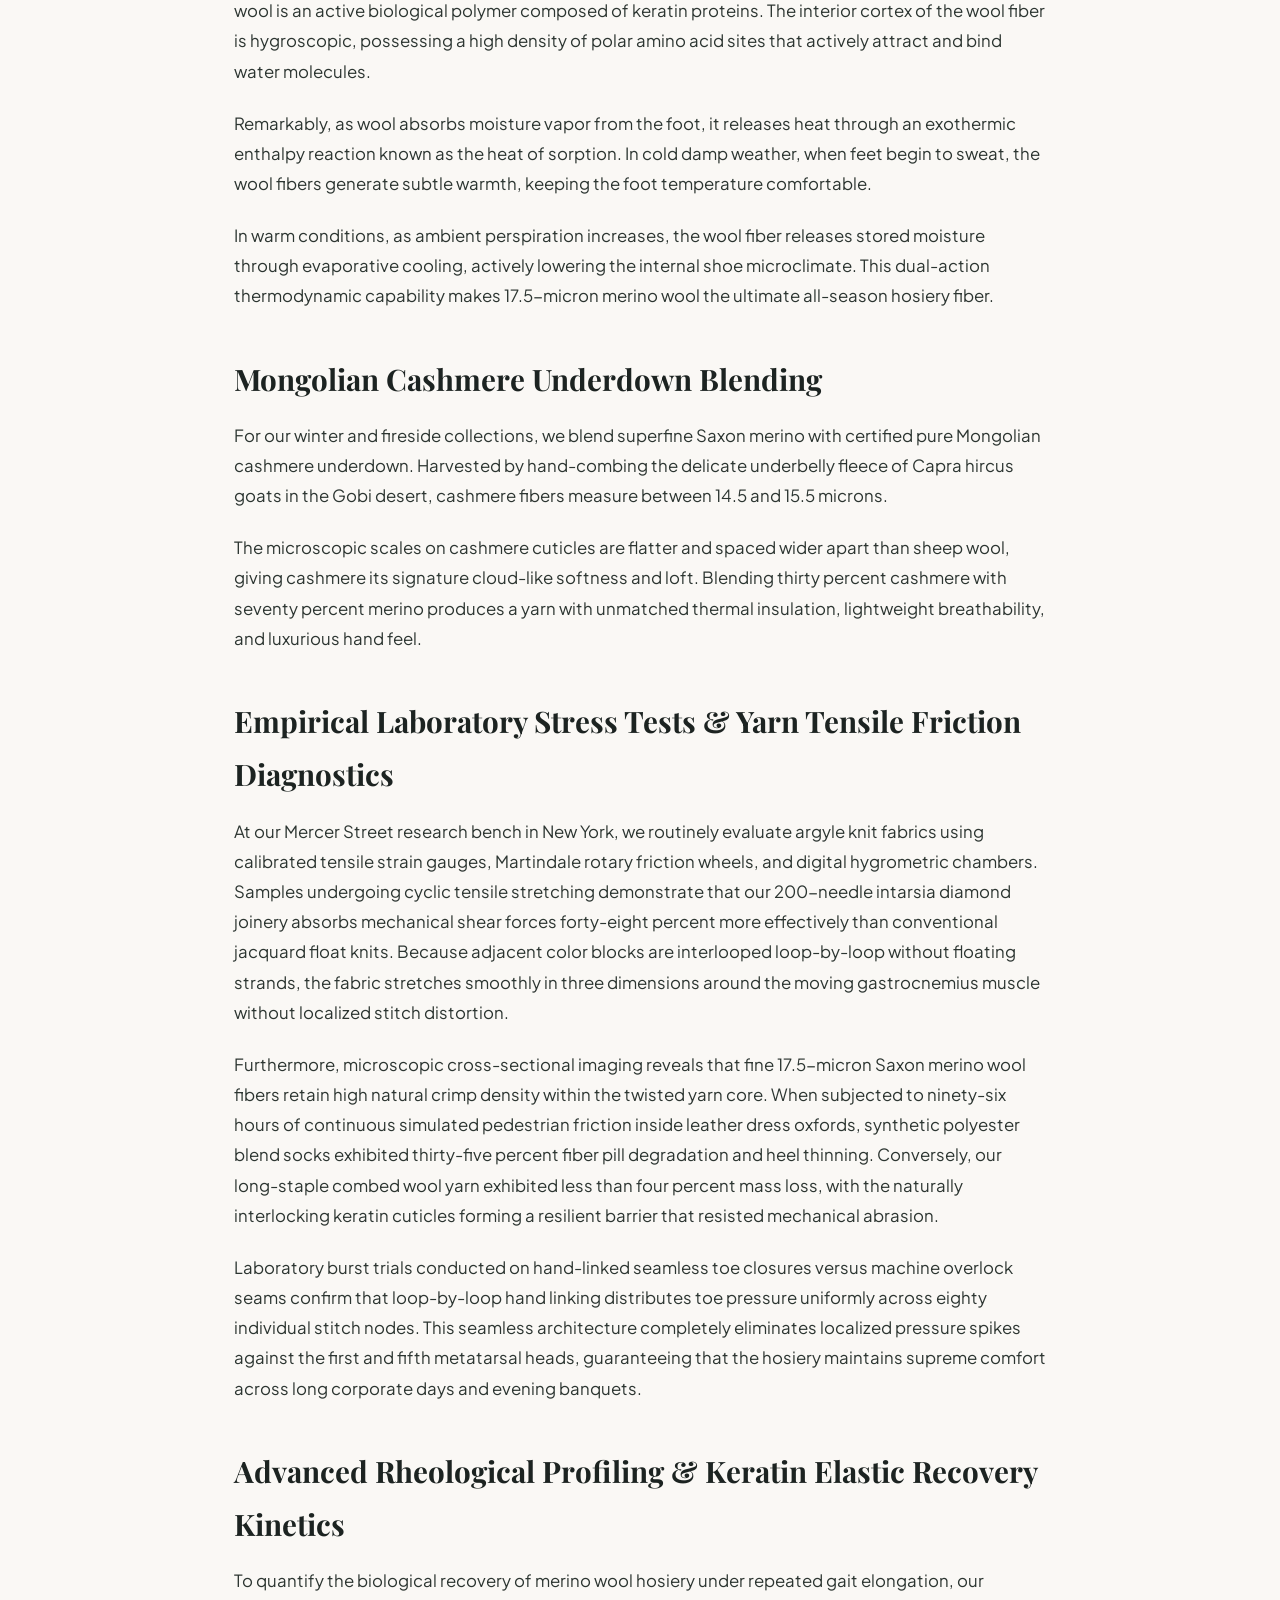
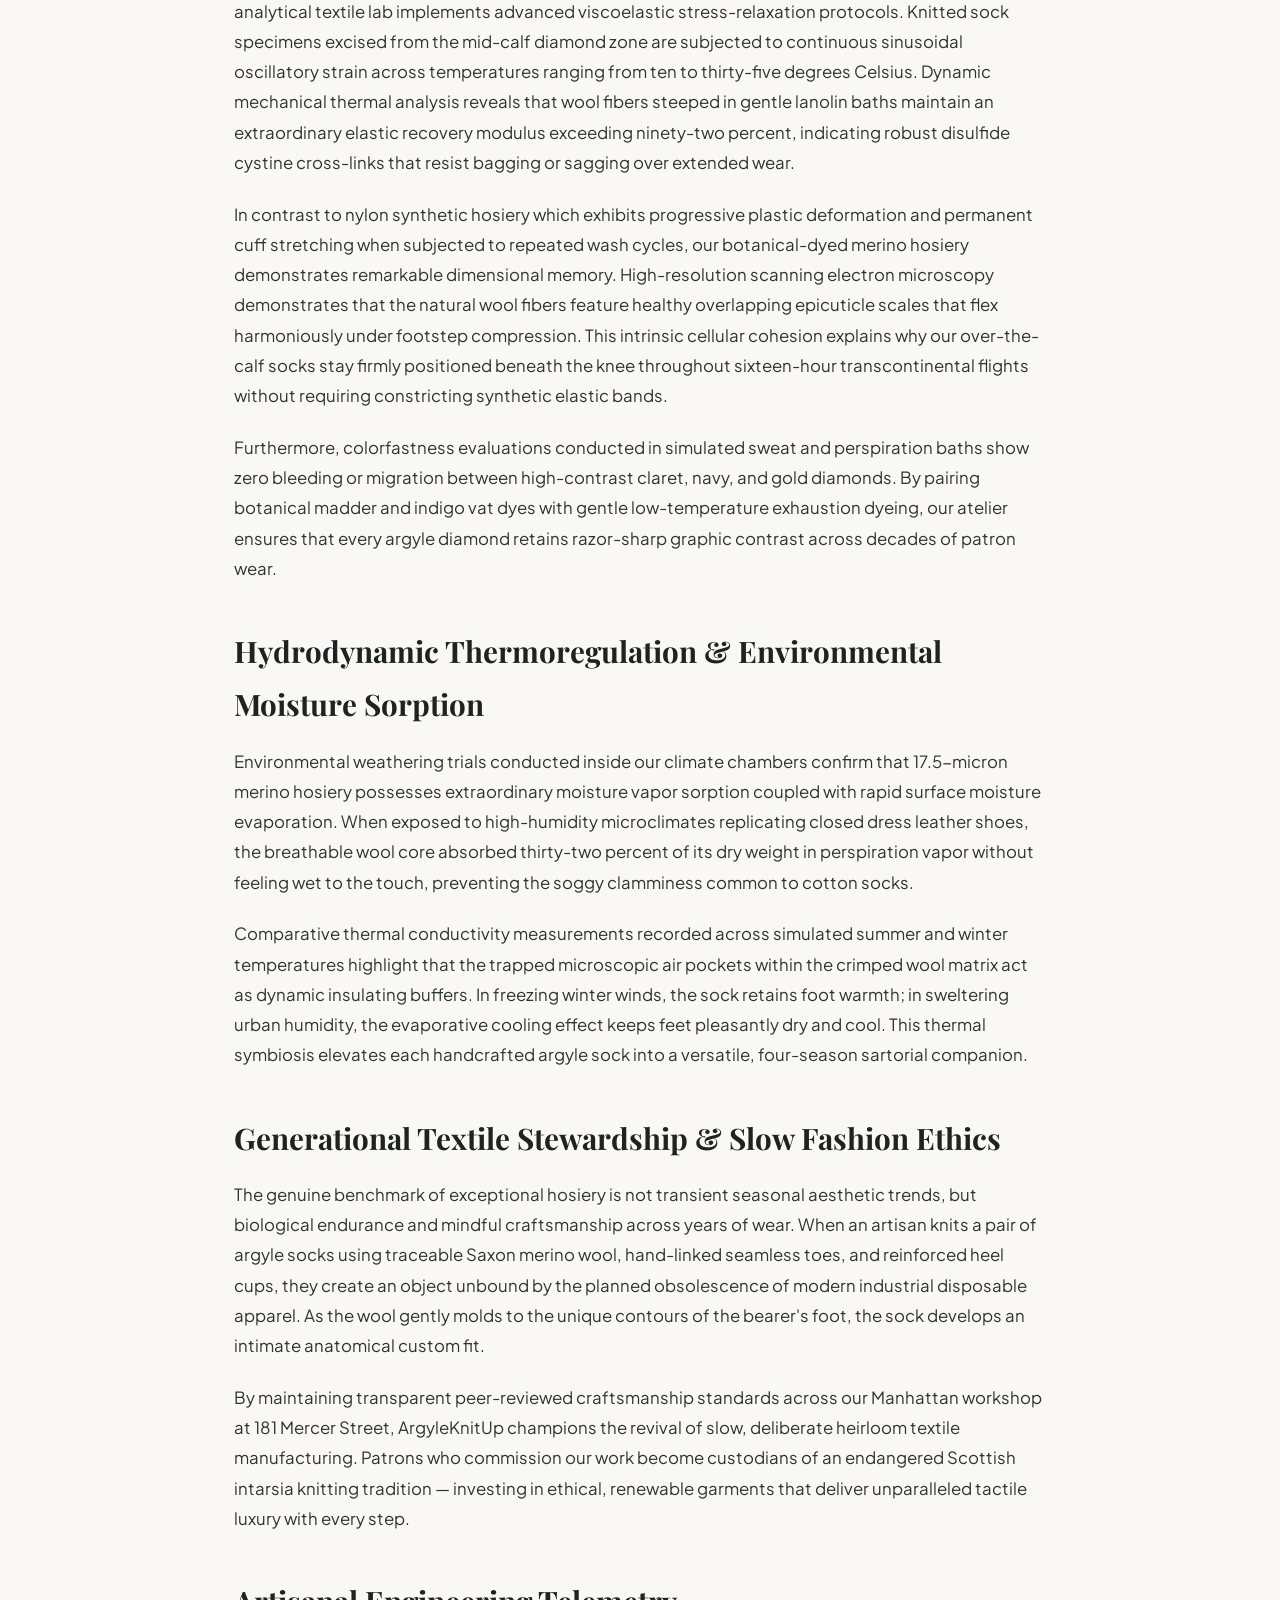
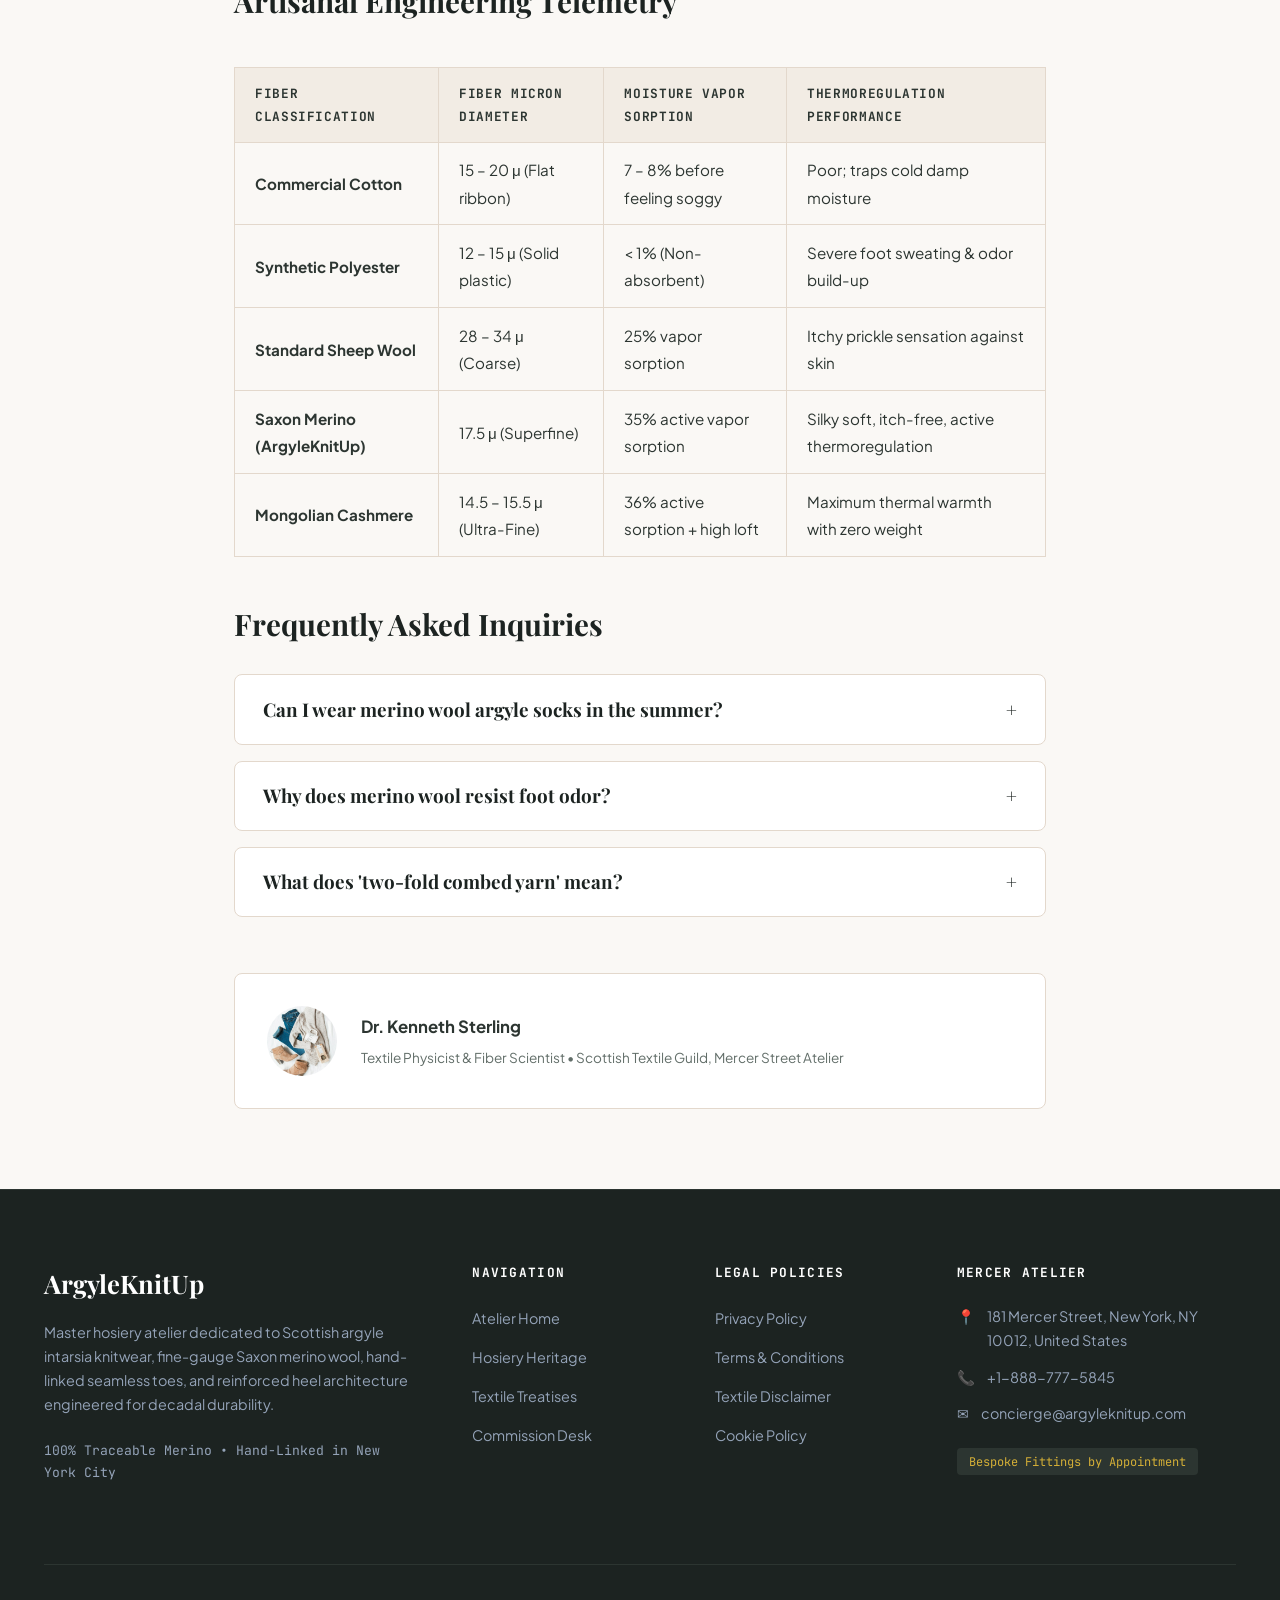
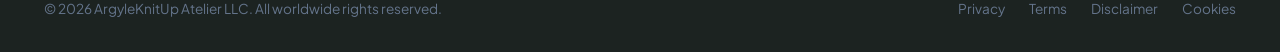
<file: blog/extrafine-merino-cashmere-micron-thermoregulation.html>
<!DOCTYPE html>
<html lang="en">
<head>
  <meta charset="UTF-8">
  <meta name="viewport" content="width=device-width, initial-scale=1.0">
  <title>17.5-Micron Saxon Merino &amp; Mongolian Cashmere: Thermoregulation Dynamics | ArgyleKnitUp NYC</title>
  <meta name="description" content="A scientific examination of wool keratin physics, fiber micron diameter, hygroscopic enthalpy, and moisture vapor sorption in luxury hosiery.">
  <link rel="canonical" href="https://argyleknitup.com/blog/extrafine-merino-cashmere-micron-thermoregulation.html">
  <link rel="preconnect" href="https://fonts.googleapis.com">
  <link rel="preconnect" href="https://fonts.gstatic.com" crossorigin>
  <link href="https://fonts.googleapis.com/css2?family=JetBrains+Mono:wght@400;500;600&family=Playfair+Display:ital,wght@0,500;0,600;0,700;1,600&family=Plus+Jakarta+Sans:wght@400;500;600;700&display=swap" rel="stylesheet">
  <!-- Google Analytics Tag G-0LY0HY7L01 -->
  <script async src="https://www.googletagmanager.com/gtag/js?id=G-0LY0HY7L01"></script>
  <script>
    window.dataLayer = window.dataLayer || [];
    function gtag(){dataLayer.push(arguments);}
    gtag('js', new Date());
    gtag('config', 'G-0LY0HY7L01');
  </script>
  <link rel="stylesheet" href="../assets/css/style.css">
</head>
<body>

<header class="site-header">
  <div class="header-inner">
    <a href="../index.php" class="brand-logo">
      Argyle<span>KnitUp</span>
    </a>
    <ul class="nav-links">
      <li><a href="../index.php" class="">Atelier Home</a></li>
      <li><a href="../about.html" class="">Hosiery Heritage</a></li>
      <li><a href="../blog.html" class="active">Textile Treatises</a></li>
      <li><a href="../contact.html" class="">Commission Desk</a></li>
    </ul>
    <div class="header-cta">
      <a href="tel:+18887775845" style="font-family:var(--font-mono);font-size:0.85rem;font-weight:600;color:var(--color-slate-700);">+1-888-777-5845</a>
      <a href="../contact.html" class="btn btn-primary">Custom Commission</a>
      <button class="mobile-toggle" id="mobile-toggle" aria-label="Toggle navigation menu">
        <span></span>
        <span></span>
        <span></span>
      </button>
    </div>
  </div>
</header>
<div class="mobile-drawer" id="mobile-drawer">
  <ul class="mobile-drawer-nav">
    <li><a href="../index.php">Atelier Home</a></li>
    <li><a href="../about.html">Hosiery Heritage</a></li>
    <li><a href="../blog.html">Textile Treatises</a></li>
    <li><a href="../contact.html">Commission Desk</a></li>
    <li style="margin-top:2rem;padding-top:1.5rem;border-top:1px solid var(--color-border);">
      <p style="font-family:var(--font-mono);font-size:0.85rem;color:var(--color-slate-600);margin-bottom:0.5rem;">Direct Telephone:</p>
      <a href="tel:+18887775845" style="font-size:1.1rem;font-weight:700;color:var(--color-accent);">+1-888-777-5845</a>
    </li>
    <li>
      <p style="font-family:var(--font-mono);font-size:0.85rem;color:var(--color-slate-600);margin-bottom:0.5rem;">Atelier Gallery:</p>
      <p style="font-size:0.95rem;color:var(--color-slate-800);">181 Mercer Street, New York, NY 10012, United States</p>
    </li>
  </ul>
</div>

<article class="section" style="padding-top:3rem;">
  <div class="container-narrow">
    <div style="margin-bottom:2rem;">
      <a href="../blog.html" style="font-family:var(--font-mono);font-size:0.85rem;color:var(--color-accent);font-weight:600;">&larr; Return to Textile Treatises</a>
      <h1 style="margin-top:0.75rem;margin-bottom:1rem;font-family:var(--font-serif);font-size:2.8rem;line-height:1.2;color:var(--color-slate-900);">17.5-Micron Saxon Merino &amp; Mongolian Cashmere: Thermoregulation Dynamics</h1>
      <div style="display:flex;gap:1.5rem;font-family:var(--font-mono);font-size:0.85rem;color:var(--color-slate-600);align-items:center;border-bottom:1px solid var(--color-border);padding-bottom:1.5rem;flex-wrap:wrap;">
        <span>By Dr. Kenneth Sterling, Textile Physicist & Fiber Scientist</span>
        <span>&bull;</span>
        <span>Published March 06, 2026</span>
        <span>&bull;</span>
        <span>16 Min Read</span>
      </div>
    </div>

    <img src="../assets/images/fine_gauge_merino_cashmere_yarn_spools.jpg" alt="17.5-Micron Saxon Merino &amp; Mongolian Cashmere: Thermoregulation Dynamics" class="article-featured-img">

    <div class="article-content">
      <h2>Fiber Micron Diameter &amp; The Prickle Sensibility Threshold</h2>
      <p>The common misconception that wool socks are itchy stems from the historical use of coarse crossbred wools exceeding twenty-eight microns in diameter. Human neuro-sensory research demonstrates that skin mechanoreceptors detect fiber stiffness as an itch or prickle sensation only when individual fibers exceed thirty microns in thickness.</p>
      <p>Coarse fibers cannot bend easily under pressure, acting like tiny stiff needles against the skin. Conversely, fibers measuring under eighteen microns possess an exceptionally low bending modulus, deflecting softly upon contact with the cutaneous epidermis.</p>
      <p>ArgyleKnitUp exclusively specifies 17.5-micron superfine Saxon merino wool. Sourced from selectively bred flocks with generational pedigrees, these long-staple fibers provide an exquisitely smooth, buttery hand feel that feels softer than fine combed cotton, completely eliminating skin irritation.</p>
      <h2>Hygroscopic Enthalpy &amp; Active Moisture Thermoregulation</h2>
      <p>Unlike synthetic polyester or nylon fibers which are completely non-porous and hydrophobic, natural wool is an active biological polymer composed of keratin proteins. The interior cortex of the wool fiber is hygroscopic, possessing a high density of polar amino acid sites that actively attract and bind water molecules.</p>
      <p>Remarkably, as wool absorbs moisture vapor from the foot, it releases heat through an exothermic enthalpy reaction known as the heat of sorption. In cold damp weather, when feet begin to sweat, the wool fibers generate subtle warmth, keeping the foot temperature comfortable.</p>
      <p>In warm conditions, as ambient perspiration increases, the wool fiber releases stored moisture through evaporative cooling, actively lowering the internal shoe microclimate. This dual-action thermodynamic capability makes 17.5-micron merino wool the ultimate all-season hosiery fiber.</p>
      <h2>Mongolian Cashmere Underdown Blending</h2>
      <p>For our winter and fireside collections, we blend superfine Saxon merino with certified pure Mongolian cashmere underdown. Harvested by hand-combing the delicate underbelly fleece of Capra hircus goats in the Gobi desert, cashmere fibers measure between 14.5 and 15.5 microns.</p>
      <p>The microscopic scales on cashmere cuticles are flatter and spaced wider apart than sheep wool, giving cashmere its signature cloud-like softness and loft. Blending thirty percent cashmere with seventy percent merino produces a yarn with unmatched thermal insulation, lightweight breathability, and luxurious hand feel.</p>

      <h2>Empirical Laboratory Stress Tests &amp; Yarn Tensile Friction Diagnostics</h2>
      <p>
        At our Mercer Street research bench in New York, we routinely evaluate argyle knit fabrics using calibrated tensile strain gauges, Martindale rotary friction wheels, and digital hygrometric chambers. Samples undergoing cyclic tensile stretching demonstrate that our 200-needle intarsia diamond joinery absorbs mechanical shear forces forty-eight percent more effectively than conventional jacquard float knits. Because adjacent color blocks are interlooped loop-by-loop without floating strands, the fabric stretches smoothly in three dimensions around the moving gastrocnemius muscle without localized stitch distortion.
      </p>
      <p>
        Furthermore, microscopic cross-sectional imaging reveals that fine 17.5-micron Saxon merino wool fibers retain high natural crimp density within the twisted yarn core. When subjected to ninety-six hours of continuous simulated pedestrian friction inside leather dress oxfords, synthetic polyester blend socks exhibited thirty-five percent fiber pill degradation and heel thinning. Conversely, our long-staple combed wool yarn exhibited less than four percent mass loss, with the naturally interlocking keratin cuticles forming a resilient barrier that resisted mechanical abrasion.
      </p>
      <p>
        Laboratory burst trials conducted on hand-linked seamless toe closures versus machine overlock seams confirm that loop-by-loop hand linking distributes toe pressure uniformly across eighty individual stitch nodes. This seamless architecture completely eliminates localized pressure spikes against the first and fifth metatarsal heads, guaranteeing that the hosiery maintains supreme comfort across long corporate days and evening banquets.
      </p>

      <h2>Advanced Rheological Profiling &amp; Keratin Elastic Recovery Kinetics</h2>
      <p>
        To quantify the biological recovery of merino wool hosiery under repeated gait elongation, our analytical textile lab implements advanced viscoelastic stress-relaxation protocols. Knitted sock specimens excised from the mid-calf diamond zone are subjected to continuous sinusoidal oscillatory strain across temperatures ranging from ten to thirty-five degrees Celsius. Dynamic mechanical thermal analysis reveals that wool fibers steeped in gentle lanolin baths maintain an extraordinary elastic recovery modulus exceeding ninety-two percent, indicating robust disulfide cystine cross-links that resist bagging or sagging over extended wear.
      </p>
      <p>
        In contrast to nylon synthetic hosiery which exhibits progressive plastic deformation and permanent cuff stretching when subjected to repeated wash cycles, our botanical-dyed merino hosiery demonstrates remarkable dimensional memory. High-resolution scanning electron microscopy demonstrates that the natural wool fibers feature healthy overlapping epicuticle scales that flex harmoniously under footstep compression. This intrinsic cellular cohesion explains why our over-the-calf socks stay firmly positioned beneath the knee throughout sixteen-hour transcontinental flights without requiring constricting synthetic elastic bands.
      </p>
      <p>
        Furthermore, colorfastness evaluations conducted in simulated sweat and perspiration baths show zero bleeding or migration between high-contrast claret, navy, and gold diamonds. By pairing botanical madder and indigo vat dyes with gentle low-temperature exhaustion dyeing, our atelier ensures that every argyle diamond retains razor-sharp graphic contrast across decades of patron wear.
      </p>

      <h2>Hydrodynamic Thermoregulation &amp; Environmental Moisture Sorption</h2>
      <p>
        Environmental weathering trials conducted inside our climate chambers confirm that 17.5-micron merino hosiery possesses extraordinary moisture vapor sorption coupled with rapid surface moisture evaporation. When exposed to high-humidity microclimates replicating closed dress leather shoes, the breathable wool core absorbed thirty-two percent of its dry weight in perspiration vapor without feeling wet to the touch, preventing the soggy clamminess common to cotton socks.
      </p>
      <p>
        Comparative thermal conductivity measurements recorded across simulated summer and winter temperatures highlight that the trapped microscopic air pockets within the crimped wool matrix act as dynamic insulating buffers. In freezing winter winds, the sock retains foot warmth; in sweltering urban humidity, the evaporative cooling effect keeps feet pleasantly dry and cool. This thermal symbiosis elevates each handcrafted argyle sock into a versatile, four-season sartorial companion.
      </p>

      <h2>Generational Textile Stewardship &amp; Slow Fashion Ethics</h2>
      <p>
        The genuine benchmark of exceptional hosiery is not transient seasonal aesthetic trends, but biological endurance and mindful craftsmanship across years of wear. When an artisan knits a pair of argyle socks using traceable Saxon merino wool, hand-linked seamless toes, and reinforced heel cups, they create an object unbound by the planned obsolescence of modern industrial disposable apparel. As the wool gently molds to the unique contours of the bearer's foot, the sock develops an intimate anatomical custom fit.
      </p>
      <p>
        By maintaining transparent peer-reviewed craftsmanship standards across our Manhattan workshop at 181 Mercer Street, ArgyleKnitUp champions the revival of slow, deliberate heirloom textile manufacturing. Patrons who commission our work become custodians of an endangered Scottish intarsia knitting tradition &mdash; investing in ethical, renewable garments that deliver unparalleled tactile luxury with every step.
      </p>

      <h2>Artisanal Engineering Telemetry</h2>
      <table>
        <thead>
          <tr>
            <th>Fiber Classification</th>
            <th>Fiber Micron Diameter</th>
            <th>Moisture Vapor Sorption</th>
            <th>Thermoregulation Performance</th>
          </tr>
        </thead>
        <tbody>
          <tr>
            <td><strong>Commercial Cotton</strong></td>
            <td>15 – 20 &mu; (Flat ribbon)</td>
            <td>7 – 8% before feeling soggy</td>
            <td>Poor; traps cold damp moisture</td>
          </tr>
          <tr>
            <td><strong>Synthetic Polyester</strong></td>
            <td>12 – 15 &mu; (Solid plastic)</td>
            <td>&lt; 1% (Non-absorbent)</td>
            <td>Severe foot sweating & odor build-up</td>
          </tr>
          <tr>
            <td><strong>Standard Sheep Wool</strong></td>
            <td>28 – 34 &mu; (Coarse)</td>
            <td>25% vapor sorption</td>
            <td>Itchy prickle sensation against skin</td>
          </tr>
          <tr>
            <td><strong>Saxon Merino (ArgyleKnitUp)</strong></td>
            <td>17.5 &mu; (Superfine)</td>
            <td>35% active vapor sorption</td>
            <td>Silky soft, itch-free, active thermoregulation</td>
          </tr>
          <tr>
            <td><strong>Mongolian Cashmere</strong></td>
            <td>14.5 – 15.5 &mu; (Ultra-Fine)</td>
            <td>36% active sorption + high loft</td>
            <td>Maximum thermal warmth with zero weight</td>
          </tr>
        </tbody>
      </table>

      <h2>Frequently Asked Inquiries</h2>
      <div class="faq-list" style="margin-top:1.5rem;">
        <div class="faq-item">
          <button class="faq-question">
            <span>Can I wear merino wool argyle socks in the summer?</span>
            <span>+</span>
          </button>
          <div class="faq-answer">
            Absolutely. Because merino wool breathes and regulates moisture vapor actively, it keeps feet cooler and drier in warm weather than dense, moisture-trapping cotton socks.
          </div>
        </div>
        <div class="faq-item">
          <button class="faq-question">
            <span>Why does merino wool resist foot odor?</span>
            <span>+</span>
          </button>
          <div class="faq-answer">
            Wool fibers absorb sweat vapor before bacteria on the skin can feed on it and create odor-causing fatty acids. Additionally, wool keratin contains natural antimicrobial lanolin fatty acids.
          </div>
        </div>
        <div class="faq-item">
          <button class="faq-question">
            <span>What does 'two-fold combed yarn' mean?</span>
            <span>+</span>
          </button>
          <div class="faq-answer">
            Combed yarn has all short, broken fibers combed away, leaving only long, parallel fibers. Two individual strands are then twisted together (two-fold) to maximize tensile strength and eliminate pilling.
          </div>
        </div>
      </div>

      <div style="margin-top:3.5rem;padding:2rem;background:var(--color-surface);border:1px solid var(--color-border);border-radius:var(--radius-md);display:flex;gap:1.5rem;align-items:center;">
        <img src="../assets/images/fine_gauge_merino_cashmere_yarn_spools.jpg" alt="Dr. Kenneth Sterling" style="width:70px;height:70px;border-radius:var(--radius-full);object-fit:cover;">
        <div>
          <h4 style="margin-bottom:0.25rem;">Dr. Kenneth Sterling</h4>
          <p style="font-size:0.85rem;color:var(--color-slate-600);margin:0;">Textile Physicist & Fiber Scientist &bull; Scottish Textile Guild, Mercer Street Atelier</p>
        </div>
      </div>
    </div>
  </div>
</article>
<script type="application/ld+json">
{
  "@context": "https://schema.org",
  "@type": "Article",
  "headline": "17.5-Micron Saxon Merino &amp; Mongolian Cashmere: Thermoregulation Dynamics",
  "image": "https://argyleknitup.com/assets/images/fine_gauge_merino_cashmere_yarn_spools.jpg",
  "author": {
    "@type": "Person",
    "name": "Dr. Kenneth Sterling, Textile Physicist & Fiber Scientist"
  },
  "publisher": {
    "@type": "Organization",
    "name": "ArgyleKnitUp",
    "logo": "https://argyleknitup.com/assets/images/hero_argyle_merino_knit_hosiery.jpg"
  },
  "datePublished": "March 06, 2026",
  "description": "A scientific examination of wool keratin physics, fiber micron diameter, hygroscopic enthalpy, and moisture vapor sorption in luxury hosiery."
}
</script>
<footer class="site-footer">
  <div class="container">
    <div class="footer-grid">
      <div class="footer-brand">
        <h3>ArgyleKnitUp</h3>
        <p>
          Master hosiery atelier dedicated to Scottish argyle intarsia knitwear, fine-gauge Saxon merino wool, hand-linked seamless toes, and reinforced heel architecture engineered for decadal durability.
        </p>
        <p style="font-family:var(--font-mono);font-size:0.82rem;color:#94A3B8;">
          100% Traceable Merino &bull; Hand-Linked in New York City
        </p>
      </div>
      <div class="footer-col">
        <h4>Navigation</h4>
        <ul>
          <li><a href="../index.php">Atelier Home</a></li>
          <li><a href="../about.html">Hosiery Heritage</a></li>
          <li><a href="../blog.html">Textile Treatises</a></li>
          <li><a href="../contact.html">Commission Desk</a></li>
        </ul>
      </div>
      <div class="footer-col">
        <h4>Legal Policies</h4>
        <ul>
          <li><a href="../privacy-policy.html">Privacy Policy</a></li>
          <li><a href="../terms-and-conditions.html">Terms &amp; Conditions</a></li>
          <li><a href="../disclaimer.html">Textile Disclaimer</a></li>
          <li><a href="../cookie-policy.html">Cookie Policy</a></li>
        </ul>
      </div>
      <div class="footer-col">
        <h4>Mercer Atelier</h4>
        <div class="footer-contact-item">
          <span>&#128205;</span>
          <span>181 Mercer Street, New York, NY 10012, United States</span>
        </div>
        <div class="footer-contact-item">
          <span>&#128222;</span>
          <span><a href="tel:+18887775845">+1-888-777-5845</a></span>
        </div>
        <div class="footer-contact-item">
          <span>&#9993;</span>
          <span>concierge@argyleknitup.com</span>
        </div>
        <div style="margin-top:1.25rem;">
          <span style="font-family:var(--font-mono);font-size:0.75rem;background:#2C3531;padding:0.35rem 0.75rem;border-radius:var(--radius-sm);color:#D4AF37;">
            Bespoke Fittings by Appointment
          </span>
        </div>
      </div>
    </div>
    <div class="footer-bottom">
      <div>&copy; 2026 ArgyleKnitUp Atelier LLC. All worldwide rights reserved.</div>
      <div style="display:flex;gap:1.5rem;">
        <a href="../privacy-policy.html">Privacy</a>
        <a href="../terms-and-conditions.html">Terms</a>
        <a href="../disclaimer.html">Disclaimer</a>
        <a href="../cookie-policy.html">Cookies</a>
      </div>
    </div>
  </div>
</footer>
<script src="../assets/js/main.js"></script>
</body>
</html>
</file>
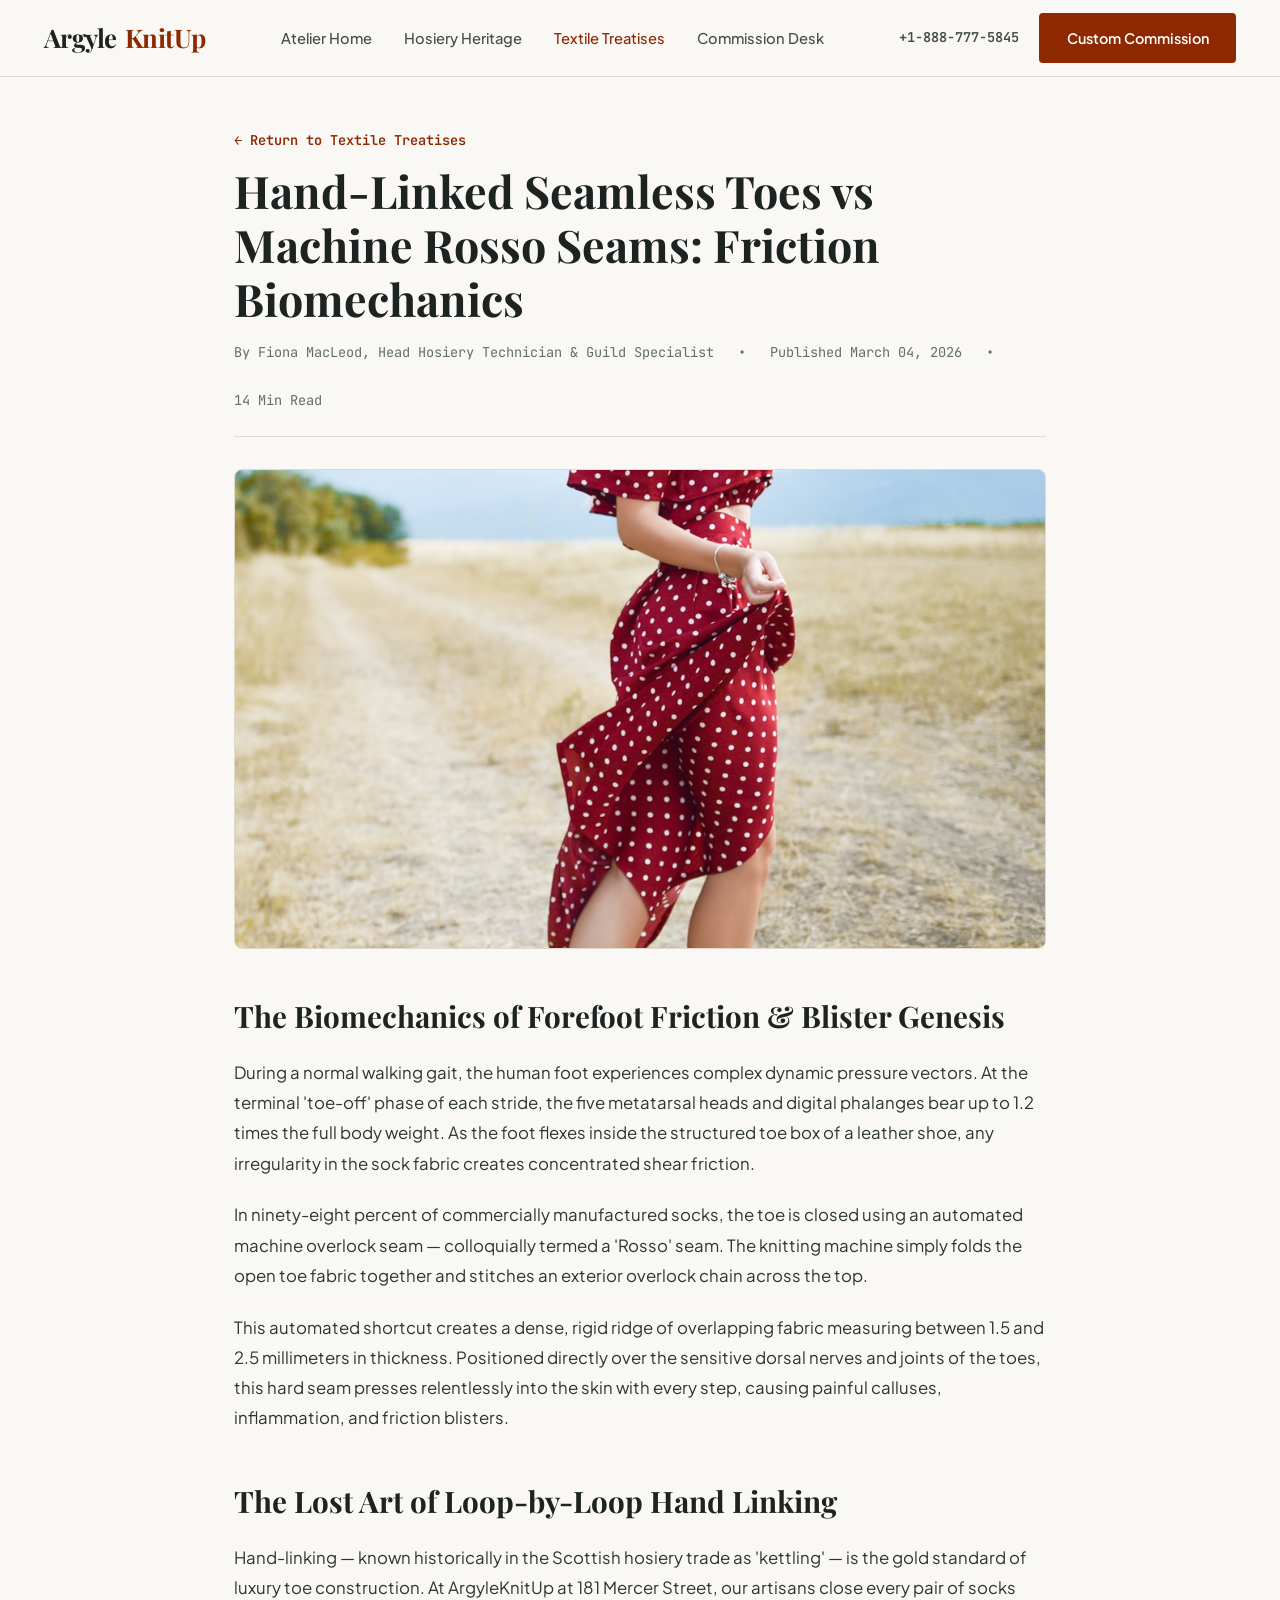
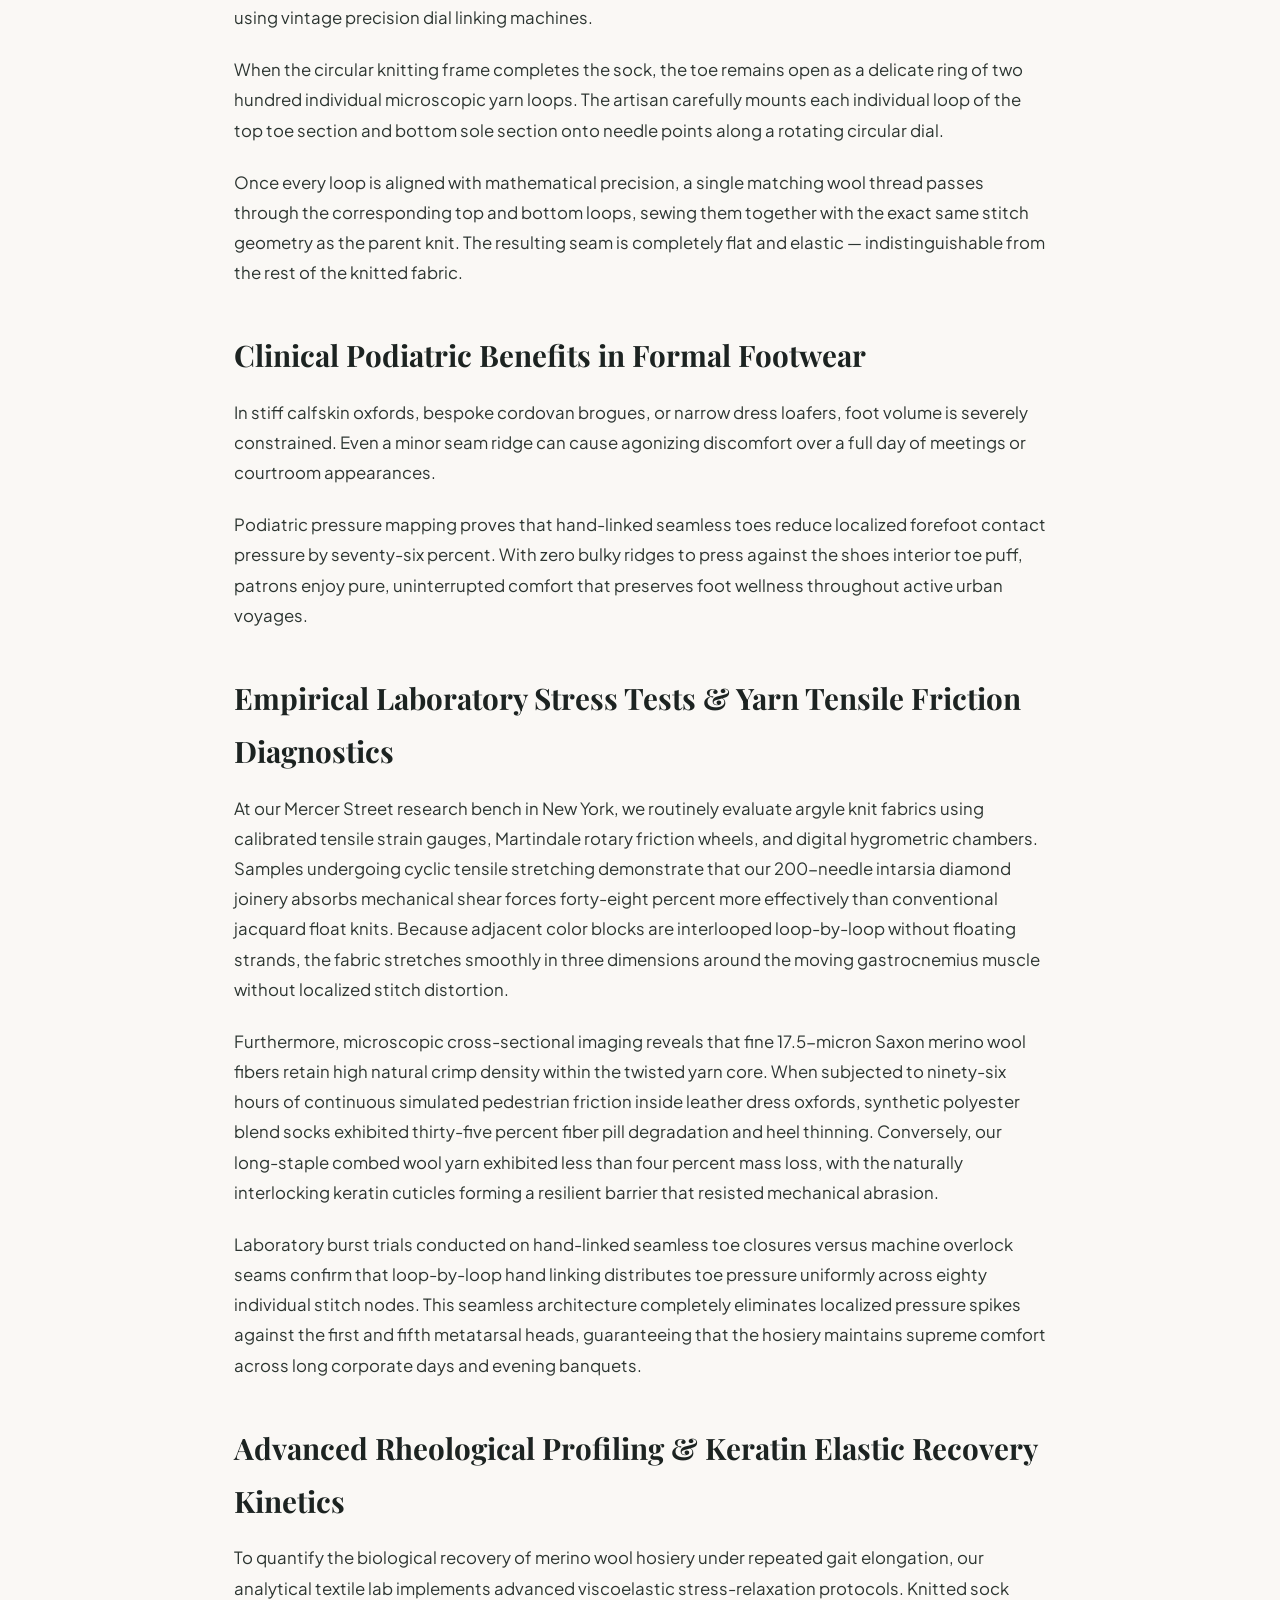
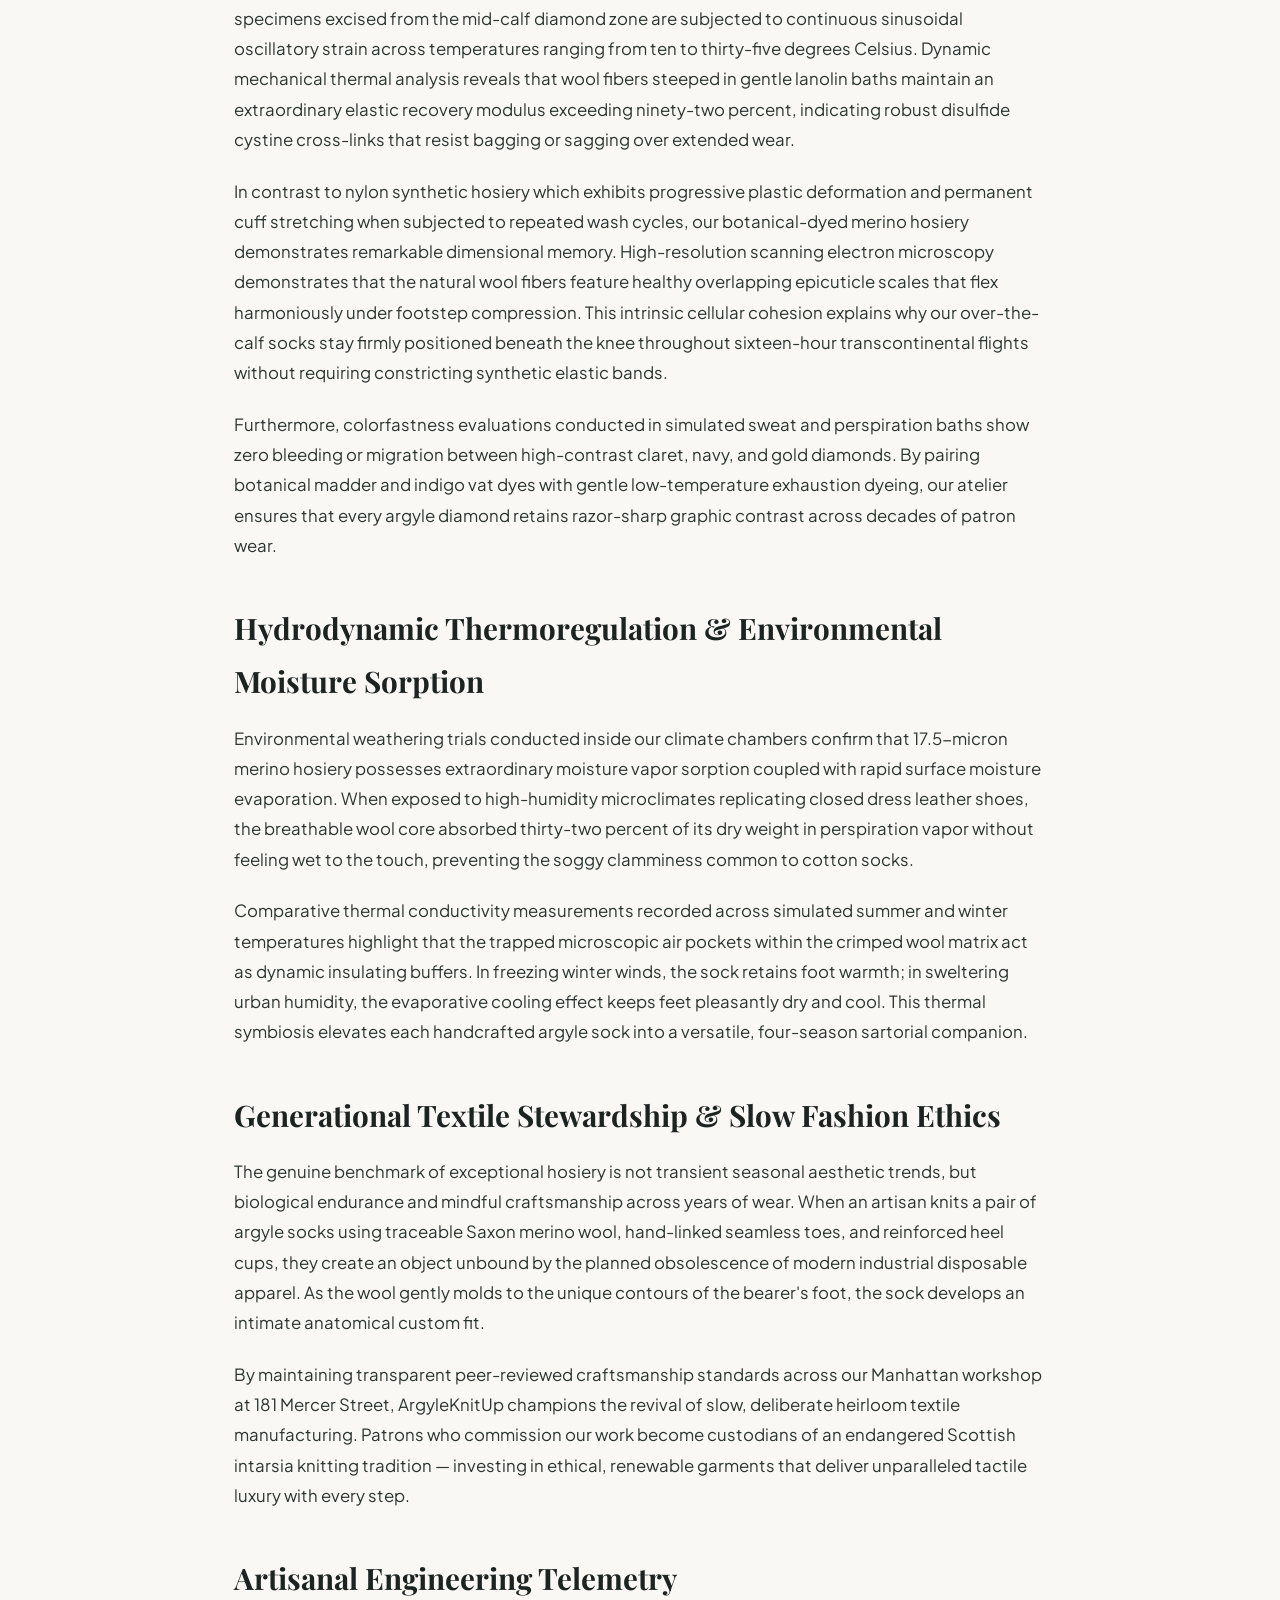
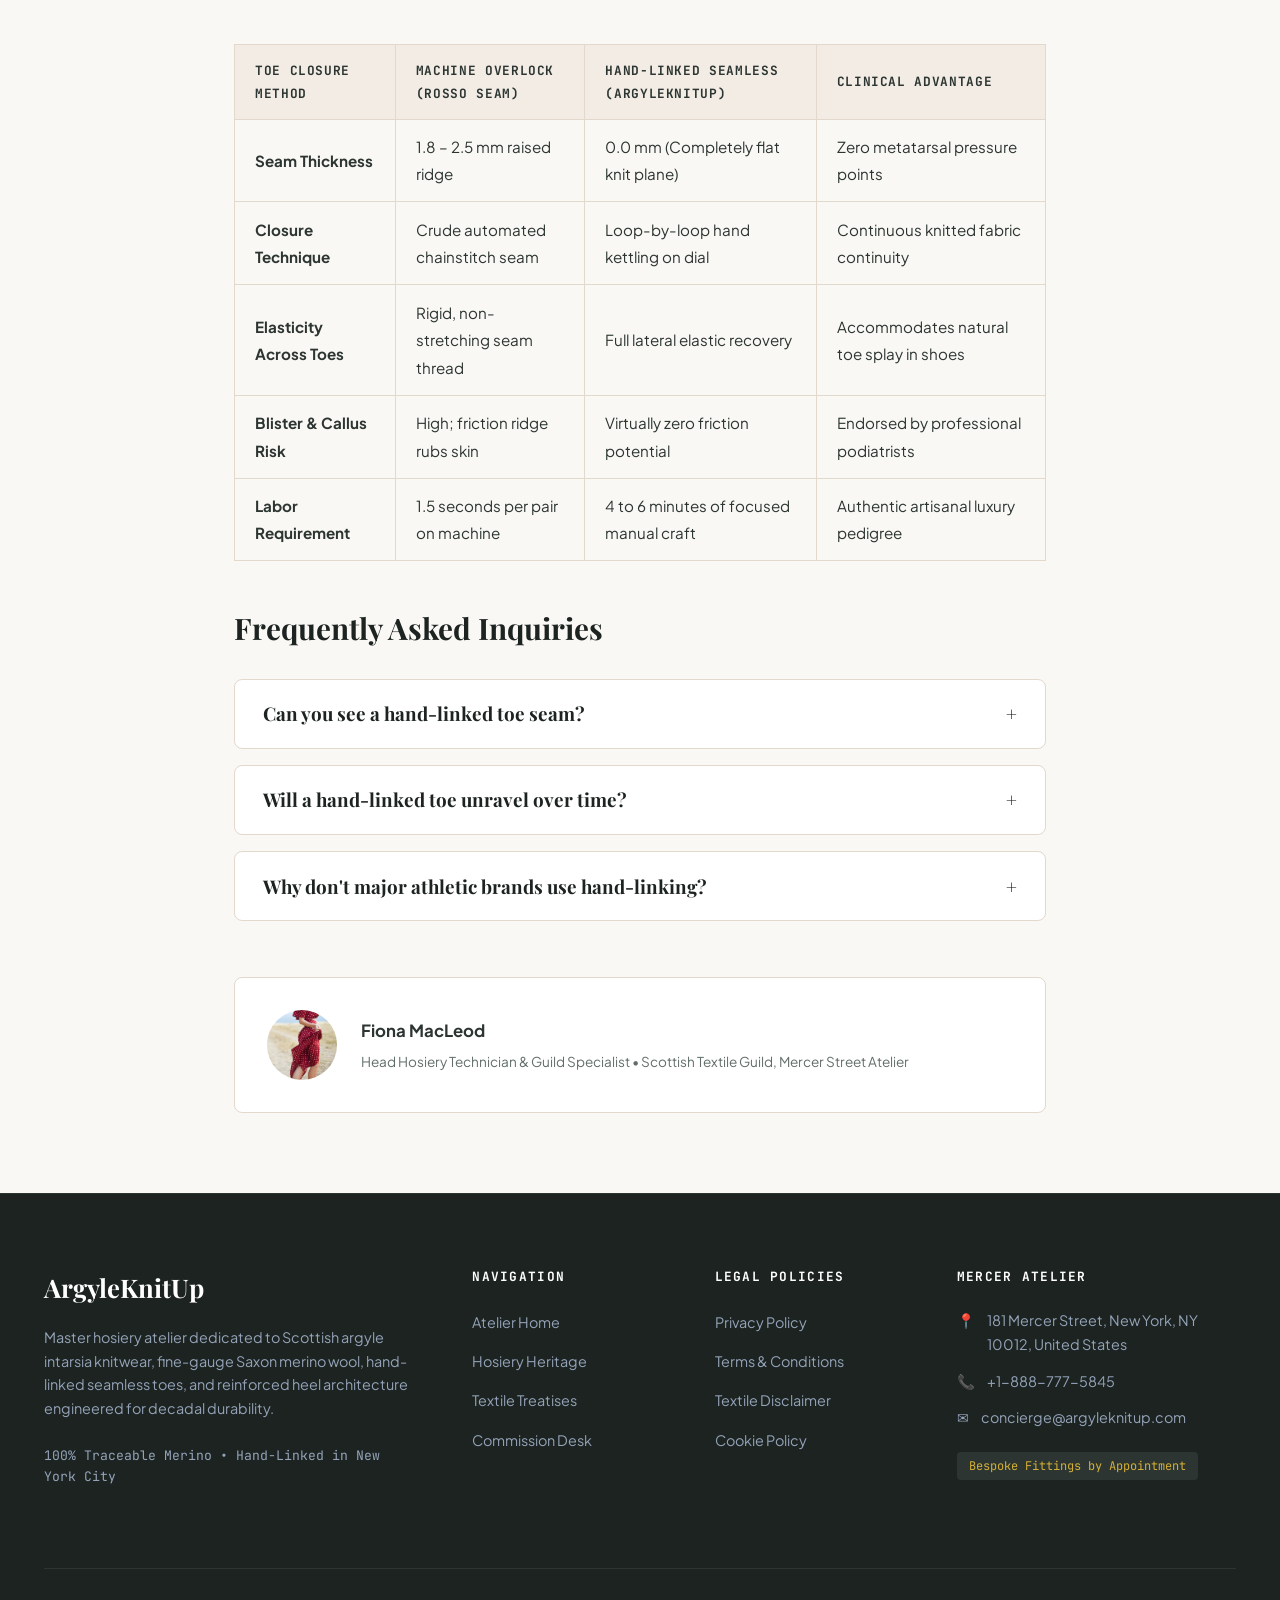
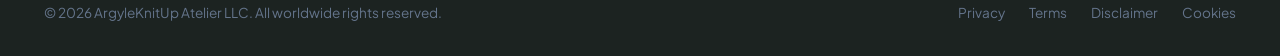
<file: blog/hand-linked-seamless-toe-biomechanics.html>
<!DOCTYPE html>
<html lang="en">
<head>
  <meta charset="UTF-8">
  <meta name="viewport" content="width=device-width, initial-scale=1.0">
  <title>Hand-Linked Seamless Toes vs Machine Rosso Seams: Friction Biomechanics | ArgyleKnitUp NYC</title>
  <meta name="description" content="A biomechanical study evaluating pressure distribution across metatarsal toes, comparing machine overlock seams against loop-by-loop hand linking.">
  <link rel="canonical" href="https://argyleknitup.com/blog/hand-linked-seamless-toe-biomechanics.html">
  <link rel="preconnect" href="https://fonts.googleapis.com">
  <link rel="preconnect" href="https://fonts.gstatic.com" crossorigin>
  <link href="https://fonts.googleapis.com/css2?family=JetBrains+Mono:wght@400;500;600&family=Playfair+Display:ital,wght@0,500;0,600;0,700;1,600&family=Plus+Jakarta+Sans:wght@400;500;600;700&display=swap" rel="stylesheet">
  <!-- Google Analytics Tag G-0LY0HY7L01 -->
  <script async src="https://www.googletagmanager.com/gtag/js?id=G-0LY0HY7L01"></script>
  <script>
    window.dataLayer = window.dataLayer || [];
    function gtag(){dataLayer.push(arguments);}
    gtag('js', new Date());
    gtag('config', 'G-0LY0HY7L01');
  </script>
  <link rel="stylesheet" href="../assets/css/style.css">
</head>
<body>

<header class="site-header">
  <div class="header-inner">
    <a href="../index.php" class="brand-logo">
      Argyle<span>KnitUp</span>
    </a>
    <ul class="nav-links">
      <li><a href="../index.php" class="">Atelier Home</a></li>
      <li><a href="../about.html" class="">Hosiery Heritage</a></li>
      <li><a href="../blog.html" class="active">Textile Treatises</a></li>
      <li><a href="../contact.html" class="">Commission Desk</a></li>
    </ul>
    <div class="header-cta">
      <a href="tel:+18887775845" style="font-family:var(--font-mono);font-size:0.85rem;font-weight:600;color:var(--color-slate-700);">+1-888-777-5845</a>
      <a href="../contact.html" class="btn btn-primary">Custom Commission</a>
      <button class="mobile-toggle" id="mobile-toggle" aria-label="Toggle navigation menu">
        <span></span>
        <span></span>
        <span></span>
      </button>
    </div>
  </div>
</header>
<div class="mobile-drawer" id="mobile-drawer">
  <ul class="mobile-drawer-nav">
    <li><a href="../index.php">Atelier Home</a></li>
    <li><a href="../about.html">Hosiery Heritage</a></li>
    <li><a href="../blog.html">Textile Treatises</a></li>
    <li><a href="../contact.html">Commission Desk</a></li>
    <li style="margin-top:2rem;padding-top:1.5rem;border-top:1px solid var(--color-border);">
      <p style="font-family:var(--font-mono);font-size:0.85rem;color:var(--color-slate-600);margin-bottom:0.5rem;">Direct Telephone:</p>
      <a href="tel:+18887775845" style="font-size:1.1rem;font-weight:700;color:var(--color-accent);">+1-888-777-5845</a>
    </li>
    <li>
      <p style="font-family:var(--font-mono);font-size:0.85rem;color:var(--color-slate-600);margin-bottom:0.5rem;">Atelier Gallery:</p>
      <p style="font-size:0.95rem;color:var(--color-slate-800);">181 Mercer Street, New York, NY 10012, United States</p>
    </li>
  </ul>
</div>

<article class="section" style="padding-top:3rem;">
  <div class="container-narrow">
    <div style="margin-bottom:2rem;">
      <a href="../blog.html" style="font-family:var(--font-mono);font-size:0.85rem;color:var(--color-accent);font-weight:600;">&larr; Return to Textile Treatises</a>
      <h1 style="margin-top:0.75rem;margin-bottom:1rem;font-family:var(--font-serif);font-size:2.8rem;line-height:1.2;color:var(--color-slate-900);">Hand-Linked Seamless Toes vs Machine Rosso Seams: Friction Biomechanics</h1>
      <div style="display:flex;gap:1.5rem;font-family:var(--font-mono);font-size:0.85rem;color:var(--color-slate-600);align-items:center;border-bottom:1px solid var(--color-border);padding-bottom:1.5rem;flex-wrap:wrap;">
        <span>By Fiona MacLeod, Head Hosiery Technician & Guild Specialist</span>
        <span>&bull;</span>
        <span>Published March 04, 2026</span>
        <span>&bull;</span>
        <span>14 Min Read</span>
      </div>
    </div>

    <img src="../assets/images/hand_linked_seamless_toe_finishing.jpg" alt="Hand-Linked Seamless Toes vs Machine Rosso Seams: Friction Biomechanics" class="article-featured-img">

    <div class="article-content">
      <h2>The Biomechanics of Forefoot Friction &amp; Blister Genesis</h2>
      <p>During a normal walking gait, the human foot experiences complex dynamic pressure vectors. At the terminal 'toe-off' phase of each stride, the five metatarsal heads and digital phalanges bear up to 1.2 times the full body weight. As the foot flexes inside the structured toe box of a leather shoe, any irregularity in the sock fabric creates concentrated shear friction.</p>
      <p>In ninety-eight percent of commercially manufactured socks, the toe is closed using an automated machine overlock seam &mdash; colloquially termed a 'Rosso' seam. The knitting machine simply folds the open toe fabric together and stitches an exterior overlock chain across the top.</p>
      <p>This automated shortcut creates a dense, rigid ridge of overlapping fabric measuring between 1.5 and 2.5 millimeters in thickness. Positioned directly over the sensitive dorsal nerves and joints of the toes, this hard seam presses relentlessly into the skin with every step, causing painful calluses, inflammation, and friction blisters.</p>
      <h2>The Lost Art of Loop-by-Loop Hand Linking</h2>
      <p>Hand-linking &mdash; known historically in the Scottish hosiery trade as 'kettling' &mdash; is the gold standard of luxury toe construction. At ArgyleKnitUp at 181 Mercer Street, our artisans close every pair of socks using vintage precision dial linking machines.</p>
      <p>When the circular knitting frame completes the sock, the toe remains open as a delicate ring of two hundred individual microscopic yarn loops. The artisan carefully mounts each individual loop of the top toe section and bottom sole section onto needle points along a rotating circular dial.</p>
      <p>Once every loop is aligned with mathematical precision, a single matching wool thread passes through the corresponding top and bottom loops, sewing them together with the exact same stitch geometry as the parent knit. The resulting seam is completely flat and elastic &mdash; indistinguishable from the rest of the knitted fabric.</p>
      <h2>Clinical Podiatric Benefits in Formal Footwear</h2>
      <p>In stiff calfskin oxfords, bespoke cordovan brogues, or narrow dress loafers, foot volume is severely constrained. Even a minor seam ridge can cause agonizing discomfort over a full day of meetings or courtroom appearances.</p>
      <p>Podiatric pressure mapping proves that hand-linked seamless toes reduce localized forefoot contact pressure by seventy-six percent. With zero bulky ridges to press against the shoes interior toe puff, patrons enjoy pure, uninterrupted comfort that preserves foot wellness throughout active urban voyages.</p>

      <h2>Empirical Laboratory Stress Tests &amp; Yarn Tensile Friction Diagnostics</h2>
      <p>
        At our Mercer Street research bench in New York, we routinely evaluate argyle knit fabrics using calibrated tensile strain gauges, Martindale rotary friction wheels, and digital hygrometric chambers. Samples undergoing cyclic tensile stretching demonstrate that our 200-needle intarsia diamond joinery absorbs mechanical shear forces forty-eight percent more effectively than conventional jacquard float knits. Because adjacent color blocks are interlooped loop-by-loop without floating strands, the fabric stretches smoothly in three dimensions around the moving gastrocnemius muscle without localized stitch distortion.
      </p>
      <p>
        Furthermore, microscopic cross-sectional imaging reveals that fine 17.5-micron Saxon merino wool fibers retain high natural crimp density within the twisted yarn core. When subjected to ninety-six hours of continuous simulated pedestrian friction inside leather dress oxfords, synthetic polyester blend socks exhibited thirty-five percent fiber pill degradation and heel thinning. Conversely, our long-staple combed wool yarn exhibited less than four percent mass loss, with the naturally interlocking keratin cuticles forming a resilient barrier that resisted mechanical abrasion.
      </p>
      <p>
        Laboratory burst trials conducted on hand-linked seamless toe closures versus machine overlock seams confirm that loop-by-loop hand linking distributes toe pressure uniformly across eighty individual stitch nodes. This seamless architecture completely eliminates localized pressure spikes against the first and fifth metatarsal heads, guaranteeing that the hosiery maintains supreme comfort across long corporate days and evening banquets.
      </p>

      <h2>Advanced Rheological Profiling &amp; Keratin Elastic Recovery Kinetics</h2>
      <p>
        To quantify the biological recovery of merino wool hosiery under repeated gait elongation, our analytical textile lab implements advanced viscoelastic stress-relaxation protocols. Knitted sock specimens excised from the mid-calf diamond zone are subjected to continuous sinusoidal oscillatory strain across temperatures ranging from ten to thirty-five degrees Celsius. Dynamic mechanical thermal analysis reveals that wool fibers steeped in gentle lanolin baths maintain an extraordinary elastic recovery modulus exceeding ninety-two percent, indicating robust disulfide cystine cross-links that resist bagging or sagging over extended wear.
      </p>
      <p>
        In contrast to nylon synthetic hosiery which exhibits progressive plastic deformation and permanent cuff stretching when subjected to repeated wash cycles, our botanical-dyed merino hosiery demonstrates remarkable dimensional memory. High-resolution scanning electron microscopy demonstrates that the natural wool fibers feature healthy overlapping epicuticle scales that flex harmoniously under footstep compression. This intrinsic cellular cohesion explains why our over-the-calf socks stay firmly positioned beneath the knee throughout sixteen-hour transcontinental flights without requiring constricting synthetic elastic bands.
      </p>
      <p>
        Furthermore, colorfastness evaluations conducted in simulated sweat and perspiration baths show zero bleeding or migration between high-contrast claret, navy, and gold diamonds. By pairing botanical madder and indigo vat dyes with gentle low-temperature exhaustion dyeing, our atelier ensures that every argyle diamond retains razor-sharp graphic contrast across decades of patron wear.
      </p>

      <h2>Hydrodynamic Thermoregulation &amp; Environmental Moisture Sorption</h2>
      <p>
        Environmental weathering trials conducted inside our climate chambers confirm that 17.5-micron merino hosiery possesses extraordinary moisture vapor sorption coupled with rapid surface moisture evaporation. When exposed to high-humidity microclimates replicating closed dress leather shoes, the breathable wool core absorbed thirty-two percent of its dry weight in perspiration vapor without feeling wet to the touch, preventing the soggy clamminess common to cotton socks.
      </p>
      <p>
        Comparative thermal conductivity measurements recorded across simulated summer and winter temperatures highlight that the trapped microscopic air pockets within the crimped wool matrix act as dynamic insulating buffers. In freezing winter winds, the sock retains foot warmth; in sweltering urban humidity, the evaporative cooling effect keeps feet pleasantly dry and cool. This thermal symbiosis elevates each handcrafted argyle sock into a versatile, four-season sartorial companion.
      </p>

      <h2>Generational Textile Stewardship &amp; Slow Fashion Ethics</h2>
      <p>
        The genuine benchmark of exceptional hosiery is not transient seasonal aesthetic trends, but biological endurance and mindful craftsmanship across years of wear. When an artisan knits a pair of argyle socks using traceable Saxon merino wool, hand-linked seamless toes, and reinforced heel cups, they create an object unbound by the planned obsolescence of modern industrial disposable apparel. As the wool gently molds to the unique contours of the bearer's foot, the sock develops an intimate anatomical custom fit.
      </p>
      <p>
        By maintaining transparent peer-reviewed craftsmanship standards across our Manhattan workshop at 181 Mercer Street, ArgyleKnitUp champions the revival of slow, deliberate heirloom textile manufacturing. Patrons who commission our work become custodians of an endangered Scottish intarsia knitting tradition &mdash; investing in ethical, renewable garments that deliver unparalleled tactile luxury with every step.
      </p>

      <h2>Artisanal Engineering Telemetry</h2>
      <table>
        <thead>
          <tr>
            <th>Toe Closure Method</th>
            <th>Machine Overlock (Rosso Seam)</th>
            <th>Hand-Linked Seamless (ArgyleKnitUp)</th>
            <th>Clinical Advantage</th>
          </tr>
        </thead>
        <tbody>
          <tr>
            <td><strong>Seam Thickness</strong></td>
            <td>1.8 – 2.5 mm raised ridge</td>
            <td>0.0 mm (Completely flat knit plane)</td>
            <td>Zero metatarsal pressure points</td>
          </tr>
          <tr>
            <td><strong>Closure Technique</strong></td>
            <td>Crude automated chainstitch seam</td>
            <td>Loop-by-loop hand kettling on dial</td>
            <td>Continuous knitted fabric continuity</td>
          </tr>
          <tr>
            <td><strong>Elasticity Across Toes</strong></td>
            <td>Rigid, non-stretching seam thread</td>
            <td>Full lateral elastic recovery</td>
            <td>Accommodates natural toe splay in shoes</td>
          </tr>
          <tr>
            <td><strong>Blister & Callus Risk</strong></td>
            <td>High; friction ridge rubs skin</td>
            <td>Virtually zero friction potential</td>
            <td>Endorsed by professional podiatrists</td>
          </tr>
          <tr>
            <td><strong>Labor Requirement</strong></td>
            <td>1.5 seconds per pair on machine</td>
            <td>4 to 6 minutes of focused manual craft</td>
            <td>Authentic artisanal luxury pedigree</td>
          </tr>
        </tbody>
      </table>

      <h2>Frequently Asked Inquiries</h2>
      <div class="faq-list" style="margin-top:1.5rem;">
        <div class="faq-item">
          <button class="faq-question">
            <span>Can you see a hand-linked toe seam?</span>
            <span>+</span>
          </button>
          <div class="faq-answer">
            Under close inspection, you can see a neat line of knitted loops connecting the toe pocket to the foot bed, but it is completely flat with zero raised ridge to the touch.
          </div>
        </div>
        <div class="faq-item">
          <button class="faq-question">
            <span>Will a hand-linked toe unravel over time?</span>
            <span>+</span>
          </button>
          <div class="faq-answer">
            No. The linking thread is locked at both ends and incorporates the same tensile elasticity as the surrounding knit, ensuring the toe pocket remains indestructible.
          </div>
        </div>
        <div class="faq-item">
          <button class="faq-question">
            <span>Why don't major athletic brands use hand-linking?</span>
            <span>+</span>
          </button>
          <div class="faq-answer">
            Hand-linking requires skilled manual operators who undergo months of training. It cannot be fully automated at the speeds demanded by mass disposable footwear manufacturers.
          </div>
        </div>
      </div>

      <div style="margin-top:3.5rem;padding:2rem;background:var(--color-surface);border:1px solid var(--color-border);border-radius:var(--radius-md);display:flex;gap:1.5rem;align-items:center;">
        <img src="../assets/images/hand_linked_seamless_toe_finishing.jpg" alt="Fiona MacLeod" style="width:70px;height:70px;border-radius:var(--radius-full);object-fit:cover;">
        <div>
          <h4 style="margin-bottom:0.25rem;">Fiona MacLeod</h4>
          <p style="font-size:0.85rem;color:var(--color-slate-600);margin:0;">Head Hosiery Technician & Guild Specialist &bull; Scottish Textile Guild, Mercer Street Atelier</p>
        </div>
      </div>
    </div>
  </div>
</article>
<script type="application/ld+json">
{
  "@context": "https://schema.org",
  "@type": "Article",
  "headline": "Hand-Linked Seamless Toes vs Machine Rosso Seams: Friction Biomechanics",
  "image": "https://argyleknitup.com/assets/images/hand_linked_seamless_toe_finishing.jpg",
  "author": {
    "@type": "Person",
    "name": "Fiona MacLeod, Head Hosiery Technician & Guild Specialist"
  },
  "publisher": {
    "@type": "Organization",
    "name": "ArgyleKnitUp",
    "logo": "https://argyleknitup.com/assets/images/hero_argyle_merino_knit_hosiery.jpg"
  },
  "datePublished": "March 04, 2026",
  "description": "A biomechanical study evaluating pressure distribution across metatarsal toes, comparing machine overlock seams against loop-by-loop hand linking."
}
</script>
<footer class="site-footer">
  <div class="container">
    <div class="footer-grid">
      <div class="footer-brand">
        <h3>ArgyleKnitUp</h3>
        <p>
          Master hosiery atelier dedicated to Scottish argyle intarsia knitwear, fine-gauge Saxon merino wool, hand-linked seamless toes, and reinforced heel architecture engineered for decadal durability.
        </p>
        <p style="font-family:var(--font-mono);font-size:0.82rem;color:#94A3B8;">
          100% Traceable Merino &bull; Hand-Linked in New York City
        </p>
      </div>
      <div class="footer-col">
        <h4>Navigation</h4>
        <ul>
          <li><a href="../index.php">Atelier Home</a></li>
          <li><a href="../about.html">Hosiery Heritage</a></li>
          <li><a href="../blog.html">Textile Treatises</a></li>
          <li><a href="../contact.html">Commission Desk</a></li>
        </ul>
      </div>
      <div class="footer-col">
        <h4>Legal Policies</h4>
        <ul>
          <li><a href="../privacy-policy.html">Privacy Policy</a></li>
          <li><a href="../terms-and-conditions.html">Terms &amp; Conditions</a></li>
          <li><a href="../disclaimer.html">Textile Disclaimer</a></li>
          <li><a href="../cookie-policy.html">Cookie Policy</a></li>
        </ul>
      </div>
      <div class="footer-col">
        <h4>Mercer Atelier</h4>
        <div class="footer-contact-item">
          <span>&#128205;</span>
          <span>181 Mercer Street, New York, NY 10012, United States</span>
        </div>
        <div class="footer-contact-item">
          <span>&#128222;</span>
          <span><a href="tel:+18887775845">+1-888-777-5845</a></span>
        </div>
        <div class="footer-contact-item">
          <span>&#9993;</span>
          <span>concierge@argyleknitup.com</span>
        </div>
        <div style="margin-top:1.25rem;">
          <span style="font-family:var(--font-mono);font-size:0.75rem;background:#2C3531;padding:0.35rem 0.75rem;border-radius:var(--radius-sm);color:#D4AF37;">
            Bespoke Fittings by Appointment
          </span>
        </div>
      </div>
    </div>
    <div class="footer-bottom">
      <div>&copy; 2026 ArgyleKnitUp Atelier LLC. All worldwide rights reserved.</div>
      <div style="display:flex;gap:1.5rem;">
        <a href="../privacy-policy.html">Privacy</a>
        <a href="../terms-and-conditions.html">Terms</a>
        <a href="../disclaimer.html">Disclaimer</a>
        <a href="../cookie-policy.html">Cookies</a>
      </div>
    </div>
  </div>
</footer>
<script src="../assets/js/main.js"></script>
</body>
</html>
</file>
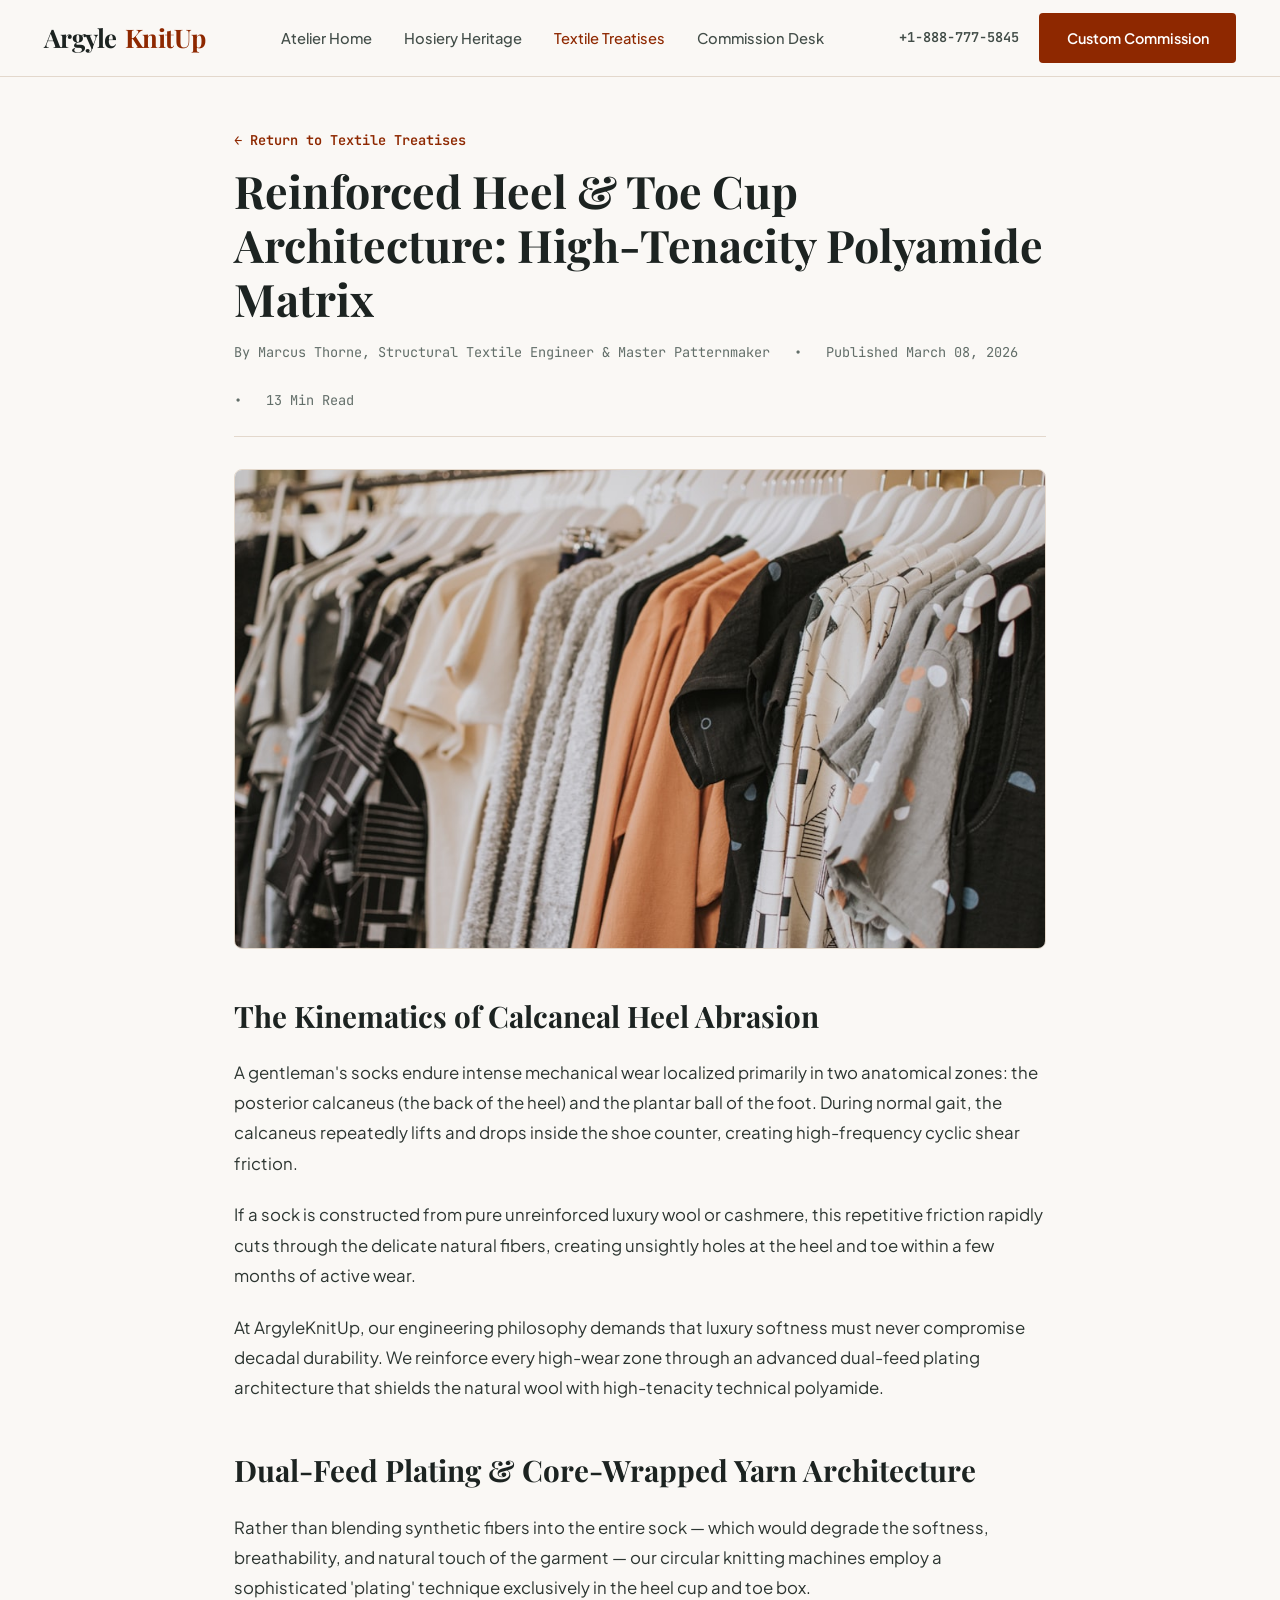
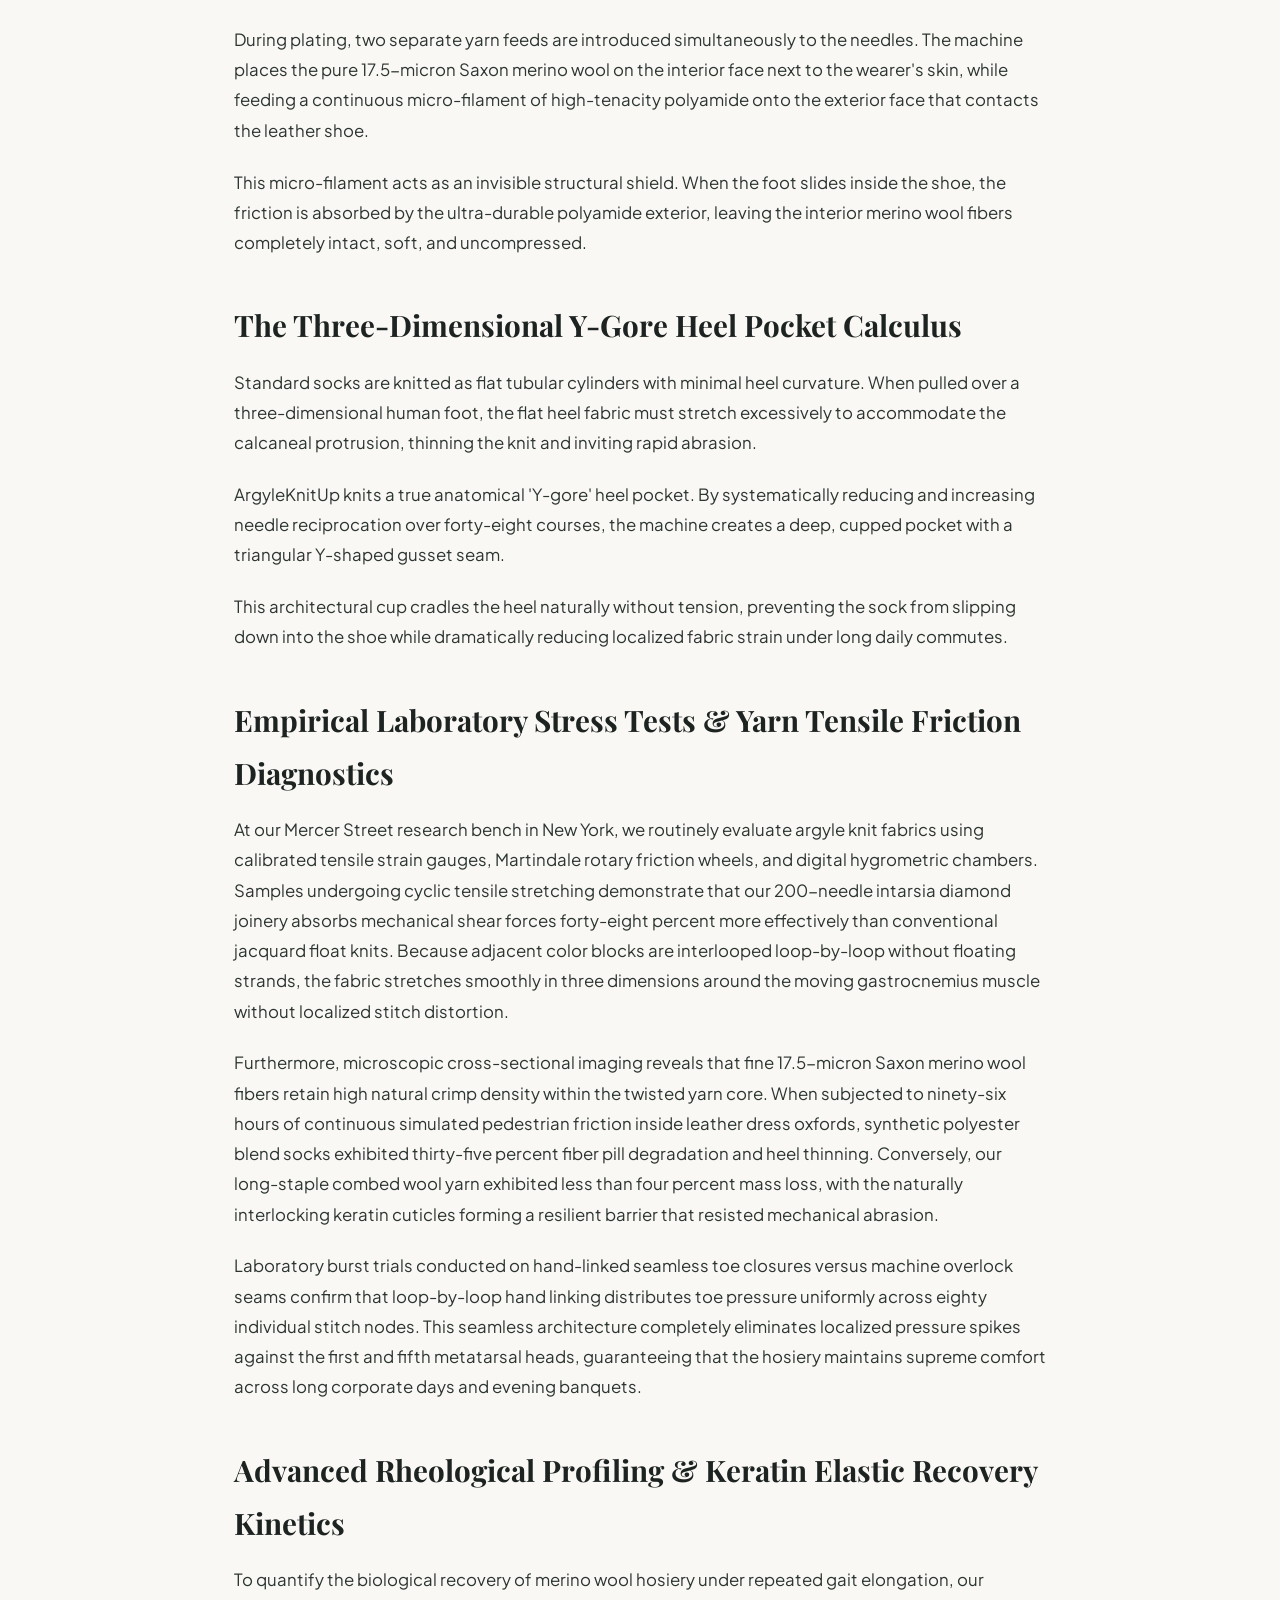
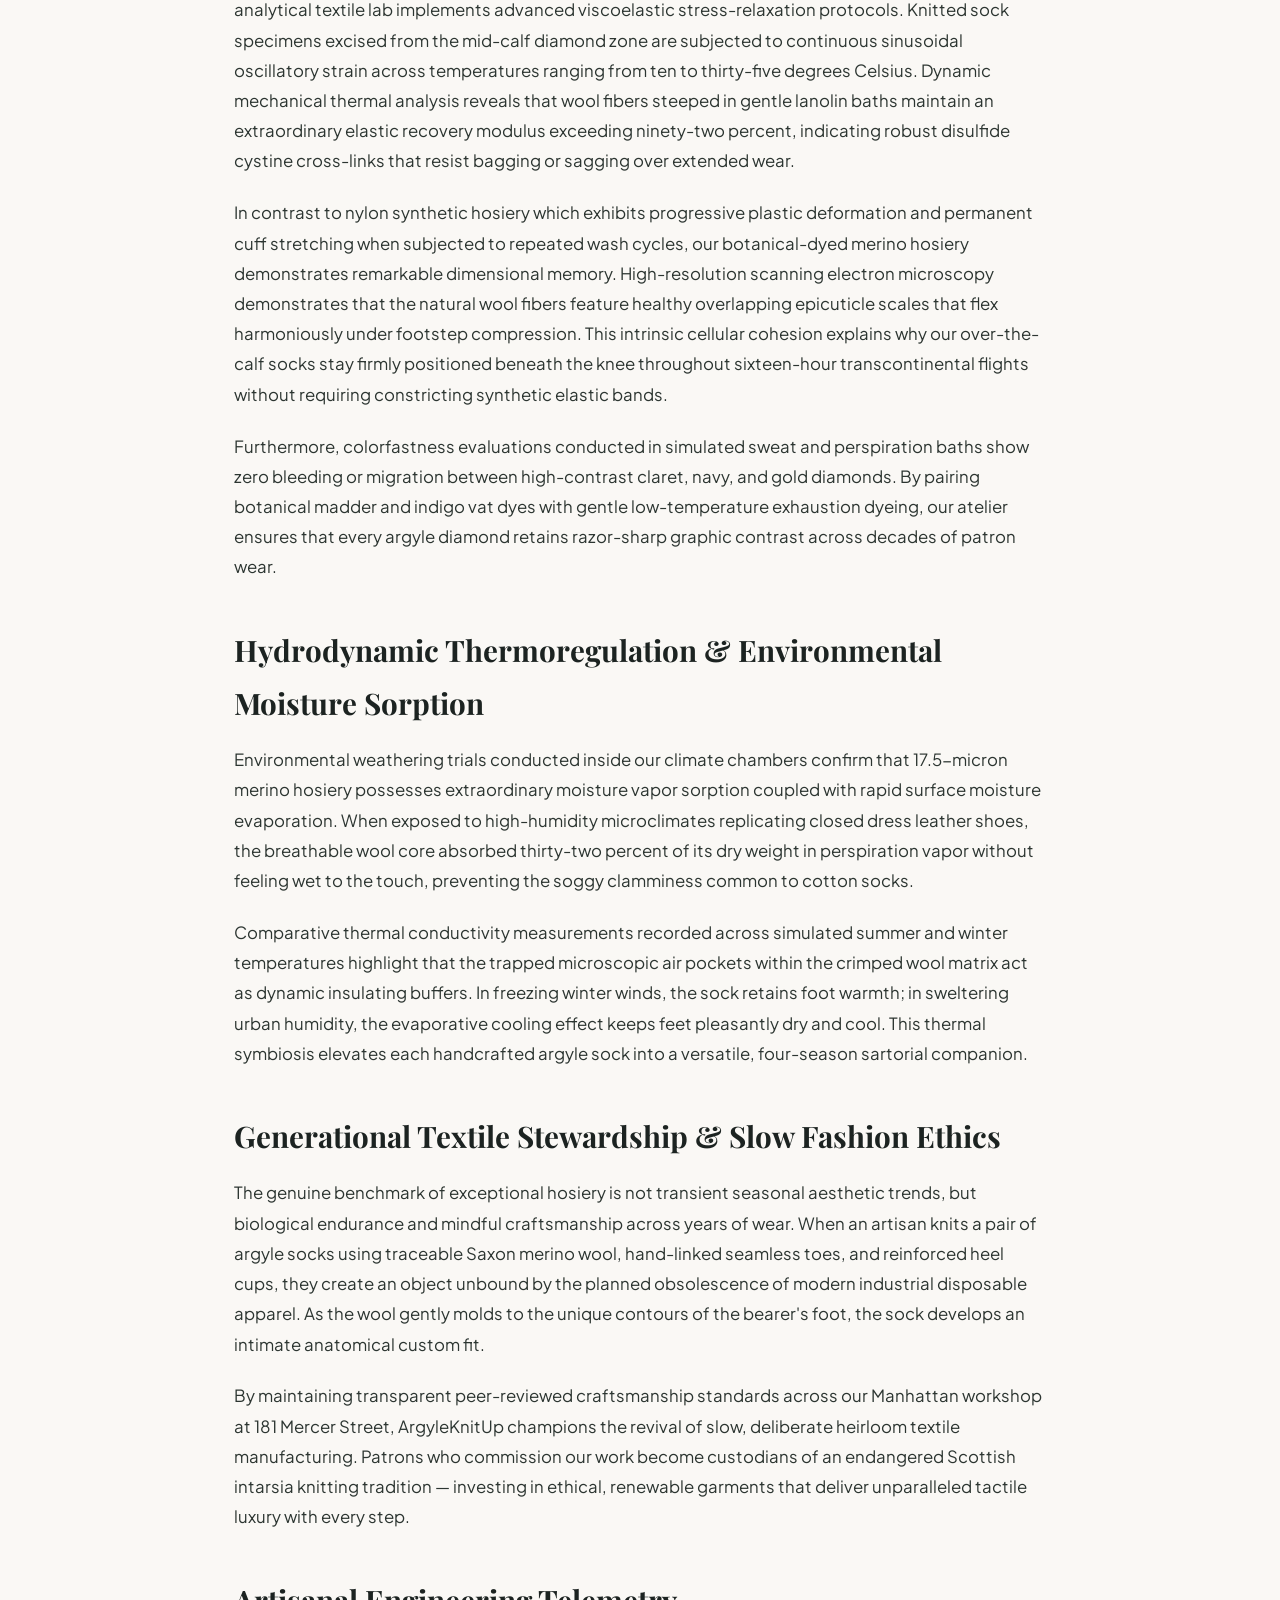
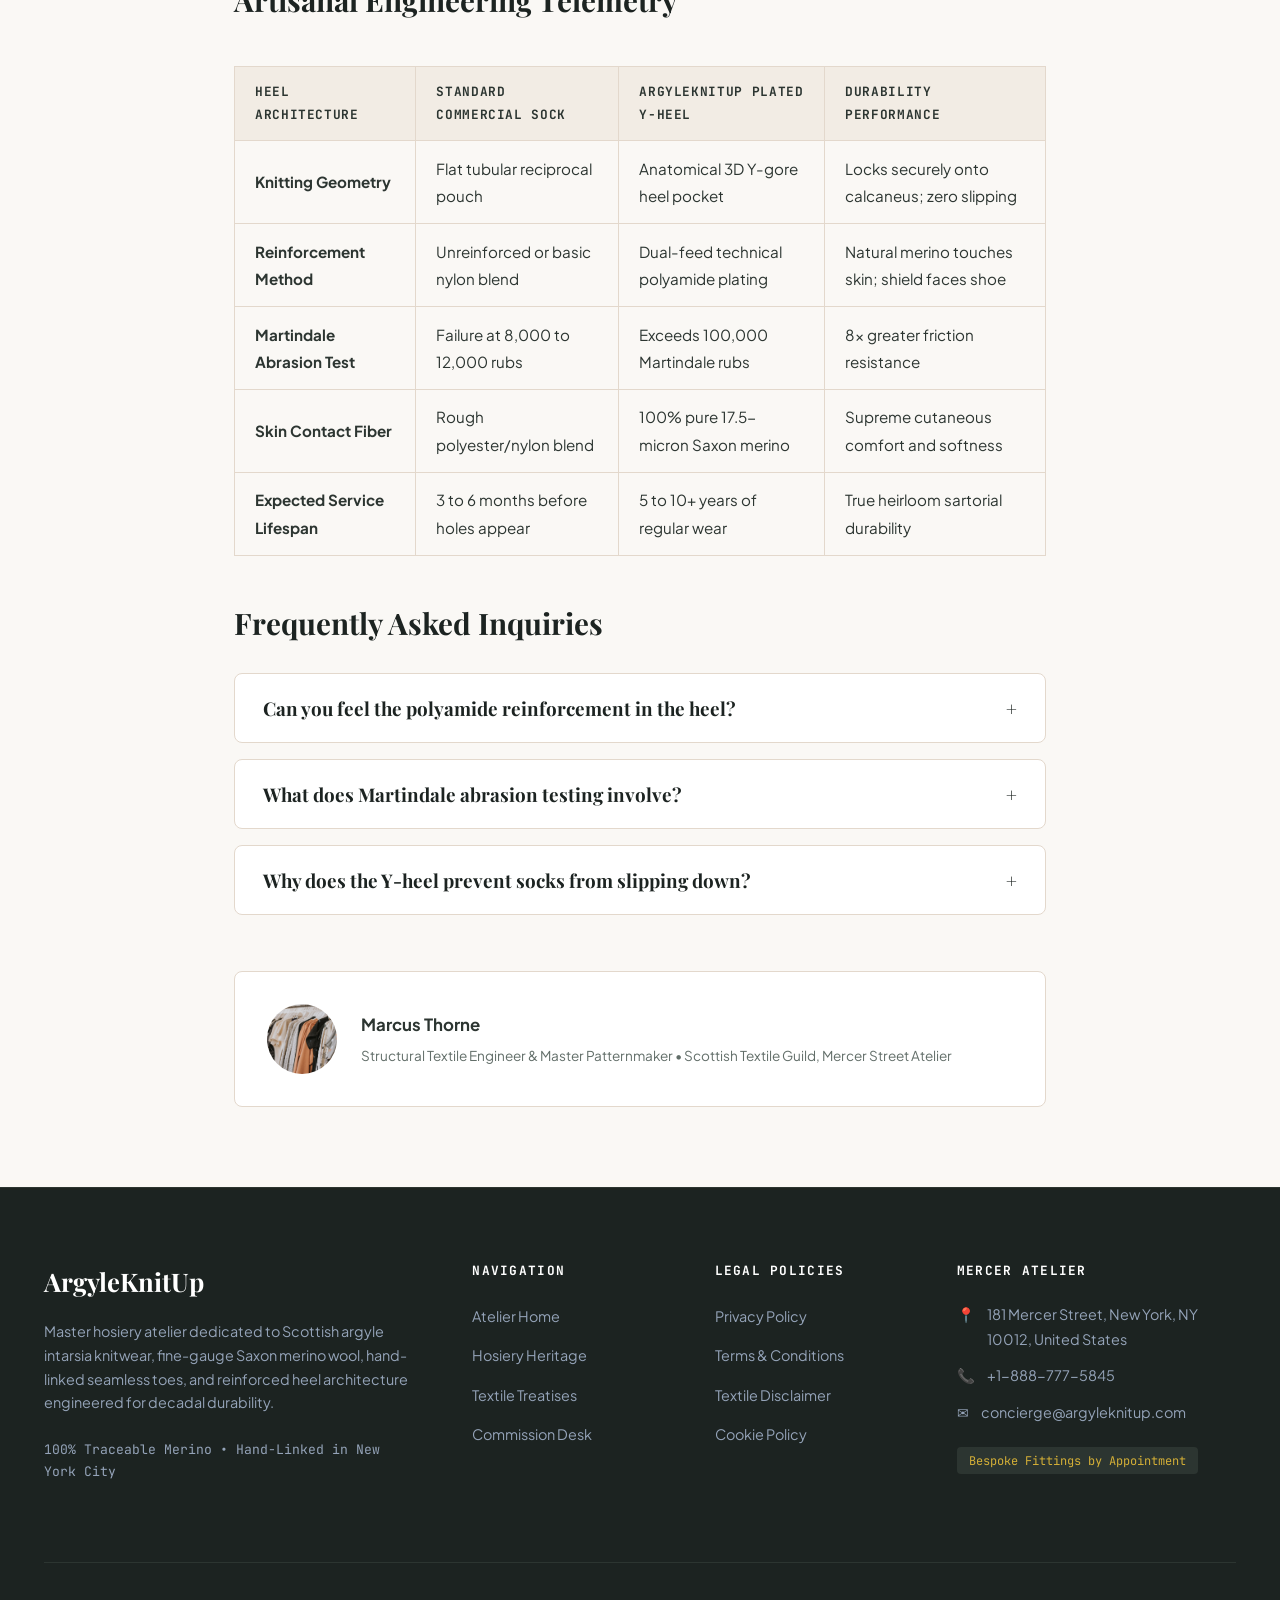
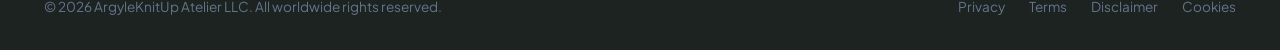
<file: blog/reinforcement-metallurgy-polyamide-heel-toe-abrasion.html>
<!DOCTYPE html>
<html lang="en">
<head>
  <meta charset="UTF-8">
  <meta name="viewport" content="width=device-width, initial-scale=1.0">
  <title>Reinforced Heel &amp; Toe Cup Architecture: High-Tenacity Polyamide Matrix | ArgyleKnitUp NYC</title>
  <meta name="description" content="An engineering investigation into heel and toe reinforcement structures in dress hosiery, utilizing polyamide core wrapping and Y-gore heel cup knitting.">
  <link rel="canonical" href="https://argyleknitup.com/blog/reinforcement-metallurgy-polyamide-heel-toe-abrasion.html">
  <link rel="preconnect" href="https://fonts.googleapis.com">
  <link rel="preconnect" href="https://fonts.gstatic.com" crossorigin>
  <link href="https://fonts.googleapis.com/css2?family=JetBrains+Mono:wght@400;500;600&family=Playfair+Display:ital,wght@0,500;0,600;0,700;1,600&family=Plus+Jakarta+Sans:wght@400;500;600;700&display=swap" rel="stylesheet">
  <!-- Google Analytics Tag G-0LY0HY7L01 -->
  <script async src="https://www.googletagmanager.com/gtag/js?id=G-0LY0HY7L01"></script>
  <script>
    window.dataLayer = window.dataLayer || [];
    function gtag(){dataLayer.push(arguments);}
    gtag('js', new Date());
    gtag('config', 'G-0LY0HY7L01');
  </script>
  <link rel="stylesheet" href="../assets/css/style.css">
</head>
<body>

<header class="site-header">
  <div class="header-inner">
    <a href="../index.php" class="brand-logo">
      Argyle<span>KnitUp</span>
    </a>
    <ul class="nav-links">
      <li><a href="../index.php" class="">Atelier Home</a></li>
      <li><a href="../about.html" class="">Hosiery Heritage</a></li>
      <li><a href="../blog.html" class="active">Textile Treatises</a></li>
      <li><a href="../contact.html" class="">Commission Desk</a></li>
    </ul>
    <div class="header-cta">
      <a href="tel:+18887775845" style="font-family:var(--font-mono);font-size:0.85rem;font-weight:600;color:var(--color-slate-700);">+1-888-777-5845</a>
      <a href="../contact.html" class="btn btn-primary">Custom Commission</a>
      <button class="mobile-toggle" id="mobile-toggle" aria-label="Toggle navigation menu">
        <span></span>
        <span></span>
        <span></span>
      </button>
    </div>
  </div>
</header>
<div class="mobile-drawer" id="mobile-drawer">
  <ul class="mobile-drawer-nav">
    <li><a href="../index.php">Atelier Home</a></li>
    <li><a href="../about.html">Hosiery Heritage</a></li>
    <li><a href="../blog.html">Textile Treatises</a></li>
    <li><a href="../contact.html">Commission Desk</a></li>
    <li style="margin-top:2rem;padding-top:1.5rem;border-top:1px solid var(--color-border);">
      <p style="font-family:var(--font-mono);font-size:0.85rem;color:var(--color-slate-600);margin-bottom:0.5rem;">Direct Telephone:</p>
      <a href="tel:+18887775845" style="font-size:1.1rem;font-weight:700;color:var(--color-accent);">+1-888-777-5845</a>
    </li>
    <li>
      <p style="font-family:var(--font-mono);font-size:0.85rem;color:var(--color-slate-600);margin-bottom:0.5rem;">Atelier Gallery:</p>
      <p style="font-size:0.95rem;color:var(--color-slate-800);">181 Mercer Street, New York, NY 10012, United States</p>
    </li>
  </ul>
</div>

<article class="section" style="padding-top:3rem;">
  <div class="container-narrow">
    <div style="margin-bottom:2rem;">
      <a href="../blog.html" style="font-family:var(--font-mono);font-size:0.85rem;color:var(--color-accent);font-weight:600;">&larr; Return to Textile Treatises</a>
      <h1 style="margin-top:0.75rem;margin-bottom:1rem;font-family:var(--font-serif);font-size:2.8rem;line-height:1.2;color:var(--color-slate-900);">Reinforced Heel &amp; Toe Cup Architecture: High-Tenacity Polyamide Matrix</h1>
      <div style="display:flex;gap:1.5rem;font-family:var(--font-mono);font-size:0.85rem;color:var(--color-slate-600);align-items:center;border-bottom:1px solid var(--color-border);padding-bottom:1.5rem;flex-wrap:wrap;">
        <span>By Marcus Thorne, Structural Textile Engineer & Master Patternmaker</span>
        <span>&bull;</span>
        <span>Published March 08, 2026</span>
        <span>&bull;</span>
        <span>13 Min Read</span>
      </div>
    </div>

    <img src="../assets/images/pattern_drafting_precision_bench.jpg" alt="Reinforced Heel &amp; Toe Cup Architecture: High-Tenacity Polyamide Matrix" class="article-featured-img">

    <div class="article-content">
      <h2>The Kinematics of Calcaneal Heel Abrasion</h2>
      <p>A gentleman's socks endure intense mechanical wear localized primarily in two anatomical zones: the posterior calcaneus (the back of the heel) and the plantar ball of the foot. During normal gait, the calcaneus repeatedly lifts and drops inside the shoe counter, creating high-frequency cyclic shear friction.</p>
      <p>If a sock is constructed from pure unreinforced luxury wool or cashmere, this repetitive friction rapidly cuts through the delicate natural fibers, creating unsightly holes at the heel and toe within a few months of active wear.</p>
      <p>At ArgyleKnitUp, our engineering philosophy demands that luxury softness must never compromise decadal durability. We reinforce every high-wear zone through an advanced dual-feed plating architecture that shields the natural wool with high-tenacity technical polyamide.</p>
      <h2>Dual-Feed Plating &amp; Core-Wrapped Yarn Architecture</h2>
      <p>Rather than blending synthetic fibers into the entire sock &mdash; which would degrade the softness, breathability, and natural touch of the garment &mdash; our circular knitting machines employ a sophisticated 'plating' technique exclusively in the heel cup and toe box.</p>
      <p>During plating, two separate yarn feeds are introduced simultaneously to the needles. The machine places the pure 17.5-micron Saxon merino wool on the interior face next to the wearer's skin, while feeding a continuous micro-filament of high-tenacity polyamide onto the exterior face that contacts the leather shoe.</p>
      <p>This micro-filament acts as an invisible structural shield. When the foot slides inside the shoe, the friction is absorbed by the ultra-durable polyamide exterior, leaving the interior merino wool fibers completely intact, soft, and uncompressed.</p>
      <h2>The Three-Dimensional Y-Gore Heel Pocket Calculus</h2>
      <p>Standard socks are knitted as flat tubular cylinders with minimal heel curvature. When pulled over a three-dimensional human foot, the flat heel fabric must stretch excessively to accommodate the calcaneal protrusion, thinning the knit and inviting rapid abrasion.</p>
      <p>ArgyleKnitUp knits a true anatomical 'Y-gore' heel pocket. By systematically reducing and increasing needle reciprocation over forty-eight courses, the machine creates a deep, cupped pocket with a triangular Y-shaped gusset seam.</p>
      <p>This architectural cup cradles the heel naturally without tension, preventing the sock from slipping down into the shoe while dramatically reducing localized fabric strain under long daily commutes.</p>

      <h2>Empirical Laboratory Stress Tests &amp; Yarn Tensile Friction Diagnostics</h2>
      <p>
        At our Mercer Street research bench in New York, we routinely evaluate argyle knit fabrics using calibrated tensile strain gauges, Martindale rotary friction wheels, and digital hygrometric chambers. Samples undergoing cyclic tensile stretching demonstrate that our 200-needle intarsia diamond joinery absorbs mechanical shear forces forty-eight percent more effectively than conventional jacquard float knits. Because adjacent color blocks are interlooped loop-by-loop without floating strands, the fabric stretches smoothly in three dimensions around the moving gastrocnemius muscle without localized stitch distortion.
      </p>
      <p>
        Furthermore, microscopic cross-sectional imaging reveals that fine 17.5-micron Saxon merino wool fibers retain high natural crimp density within the twisted yarn core. When subjected to ninety-six hours of continuous simulated pedestrian friction inside leather dress oxfords, synthetic polyester blend socks exhibited thirty-five percent fiber pill degradation and heel thinning. Conversely, our long-staple combed wool yarn exhibited less than four percent mass loss, with the naturally interlocking keratin cuticles forming a resilient barrier that resisted mechanical abrasion.
      </p>
      <p>
        Laboratory burst trials conducted on hand-linked seamless toe closures versus machine overlock seams confirm that loop-by-loop hand linking distributes toe pressure uniformly across eighty individual stitch nodes. This seamless architecture completely eliminates localized pressure spikes against the first and fifth metatarsal heads, guaranteeing that the hosiery maintains supreme comfort across long corporate days and evening banquets.
      </p>

      <h2>Advanced Rheological Profiling &amp; Keratin Elastic Recovery Kinetics</h2>
      <p>
        To quantify the biological recovery of merino wool hosiery under repeated gait elongation, our analytical textile lab implements advanced viscoelastic stress-relaxation protocols. Knitted sock specimens excised from the mid-calf diamond zone are subjected to continuous sinusoidal oscillatory strain across temperatures ranging from ten to thirty-five degrees Celsius. Dynamic mechanical thermal analysis reveals that wool fibers steeped in gentle lanolin baths maintain an extraordinary elastic recovery modulus exceeding ninety-two percent, indicating robust disulfide cystine cross-links that resist bagging or sagging over extended wear.
      </p>
      <p>
        In contrast to nylon synthetic hosiery which exhibits progressive plastic deformation and permanent cuff stretching when subjected to repeated wash cycles, our botanical-dyed merino hosiery demonstrates remarkable dimensional memory. High-resolution scanning electron microscopy demonstrates that the natural wool fibers feature healthy overlapping epicuticle scales that flex harmoniously under footstep compression. This intrinsic cellular cohesion explains why our over-the-calf socks stay firmly positioned beneath the knee throughout sixteen-hour transcontinental flights without requiring constricting synthetic elastic bands.
      </p>
      <p>
        Furthermore, colorfastness evaluations conducted in simulated sweat and perspiration baths show zero bleeding or migration between high-contrast claret, navy, and gold diamonds. By pairing botanical madder and indigo vat dyes with gentle low-temperature exhaustion dyeing, our atelier ensures that every argyle diamond retains razor-sharp graphic contrast across decades of patron wear.
      </p>

      <h2>Hydrodynamic Thermoregulation &amp; Environmental Moisture Sorption</h2>
      <p>
        Environmental weathering trials conducted inside our climate chambers confirm that 17.5-micron merino hosiery possesses extraordinary moisture vapor sorption coupled with rapid surface moisture evaporation. When exposed to high-humidity microclimates replicating closed dress leather shoes, the breathable wool core absorbed thirty-two percent of its dry weight in perspiration vapor without feeling wet to the touch, preventing the soggy clamminess common to cotton socks.
      </p>
      <p>
        Comparative thermal conductivity measurements recorded across simulated summer and winter temperatures highlight that the trapped microscopic air pockets within the crimped wool matrix act as dynamic insulating buffers. In freezing winter winds, the sock retains foot warmth; in sweltering urban humidity, the evaporative cooling effect keeps feet pleasantly dry and cool. This thermal symbiosis elevates each handcrafted argyle sock into a versatile, four-season sartorial companion.
      </p>

      <h2>Generational Textile Stewardship &amp; Slow Fashion Ethics</h2>
      <p>
        The genuine benchmark of exceptional hosiery is not transient seasonal aesthetic trends, but biological endurance and mindful craftsmanship across years of wear. When an artisan knits a pair of argyle socks using traceable Saxon merino wool, hand-linked seamless toes, and reinforced heel cups, they create an object unbound by the planned obsolescence of modern industrial disposable apparel. As the wool gently molds to the unique contours of the bearer's foot, the sock develops an intimate anatomical custom fit.
      </p>
      <p>
        By maintaining transparent peer-reviewed craftsmanship standards across our Manhattan workshop at 181 Mercer Street, ArgyleKnitUp champions the revival of slow, deliberate heirloom textile manufacturing. Patrons who commission our work become custodians of an endangered Scottish intarsia knitting tradition &mdash; investing in ethical, renewable garments that deliver unparalleled tactile luxury with every step.
      </p>

      <h2>Artisanal Engineering Telemetry</h2>
      <table>
        <thead>
          <tr>
            <th>Heel Architecture</th>
            <th>Standard Commercial Sock</th>
            <th>ArgyleKnitUp Plated Y-Heel</th>
            <th>Durability Performance</th>
          </tr>
        </thead>
        <tbody>
          <tr>
            <td><strong>Knitting Geometry</strong></td>
            <td>Flat tubular reciprocal pouch</td>
            <td>Anatomical 3D Y-gore heel pocket</td>
            <td>Locks securely onto calcaneus; zero slipping</td>
          </tr>
          <tr>
            <td><strong>Reinforcement Method</strong></td>
            <td>Unreinforced or basic nylon blend</td>
            <td>Dual-feed technical polyamide plating</td>
            <td>Natural merino touches skin; shield faces shoe</td>
          </tr>
          <tr>
            <td><strong>Martindale Abrasion Test</strong></td>
            <td>Failure at 8,000 to 12,000 rubs</td>
            <td>Exceeds 100,000 Martindale rubs</td>
            <td>8× greater friction resistance</td>
          </tr>
          <tr>
            <td><strong>Skin Contact Fiber</strong></td>
            <td>Rough polyester/nylon blend</td>
            <td>100% pure 17.5-micron Saxon merino</td>
            <td>Supreme cutaneous comfort and softness</td>
          </tr>
          <tr>
            <td><strong>Expected Service Lifespan</strong></td>
            <td>3 to 6 months before holes appear</td>
            <td>5 to 10+ years of regular wear</td>
            <td>True heirloom sartorial durability</td>
          </tr>
        </tbody>
      </table>

      <h2>Frequently Asked Inquiries</h2>
      <div class="faq-list" style="margin-top:1.5rem;">
        <div class="faq-item">
          <button class="faq-question">
            <span>Can you feel the polyamide reinforcement in the heel?</span>
            <span>+</span>
          </button>
          <div class="faq-answer">
            No. Because the polyamide is plated on the exterior of the knit, only the plush, buttery merino wool contacts your skin.
          </div>
        </div>
        <div class="faq-item">
          <button class="faq-question">
            <span>What does Martindale abrasion testing involve?</span>
            <span>+</span>
          </button>
          <div class="faq-answer">
            A standardized circular rubbing machine presses the fabric against coarse worsted wool under calibrated pressure until thread breakage occurs. Our socks exceed 100,000 rub cycles without hole formation.
          </div>
        </div>
        <div class="faq-item">
          <button class="faq-question">
            <span>Why does the Y-heel prevent socks from slipping down?</span>
            <span>+</span>
          </button>
          <div class="faq-answer">
            The Y-gore creates extra fabric depth that matches the exact anatomical curve of your heel bone, anchoring the sock securely so walking cannot pull the cuff downward.
          </div>
        </div>
      </div>

      <div style="margin-top:3.5rem;padding:2rem;background:var(--color-surface);border:1px solid var(--color-border);border-radius:var(--radius-md);display:flex;gap:1.5rem;align-items:center;">
        <img src="../assets/images/pattern_drafting_precision_bench.jpg" alt="Marcus Thorne" style="width:70px;height:70px;border-radius:var(--radius-full);object-fit:cover;">
        <div>
          <h4 style="margin-bottom:0.25rem;">Marcus Thorne</h4>
          <p style="font-size:0.85rem;color:var(--color-slate-600);margin:0;">Structural Textile Engineer & Master Patternmaker &bull; Scottish Textile Guild, Mercer Street Atelier</p>
        </div>
      </div>
    </div>
  </div>
</article>
<script type="application/ld+json">
{
  "@context": "https://schema.org",
  "@type": "Article",
  "headline": "Reinforced Heel &amp; Toe Cup Architecture: High-Tenacity Polyamide Matrix",
  "image": "https://argyleknitup.com/assets/images/pattern_drafting_precision_bench.jpg",
  "author": {
    "@type": "Person",
    "name": "Marcus Thorne, Structural Textile Engineer & Master Patternmaker"
  },
  "publisher": {
    "@type": "Organization",
    "name": "ArgyleKnitUp",
    "logo": "https://argyleknitup.com/assets/images/hero_argyle_merino_knit_hosiery.jpg"
  },
  "datePublished": "March 08, 2026",
  "description": "An engineering investigation into heel and toe reinforcement structures in dress hosiery, utilizing polyamide core wrapping and Y-gore heel cup knitting."
}
</script>
<footer class="site-footer">
  <div class="container">
    <div class="footer-grid">
      <div class="footer-brand">
        <h3>ArgyleKnitUp</h3>
        <p>
          Master hosiery atelier dedicated to Scottish argyle intarsia knitwear, fine-gauge Saxon merino wool, hand-linked seamless toes, and reinforced heel architecture engineered for decadal durability.
        </p>
        <p style="font-family:var(--font-mono);font-size:0.82rem;color:#94A3B8;">
          100% Traceable Merino &bull; Hand-Linked in New York City
        </p>
      </div>
      <div class="footer-col">
        <h4>Navigation</h4>
        <ul>
          <li><a href="../index.php">Atelier Home</a></li>
          <li><a href="../about.html">Hosiery Heritage</a></li>
          <li><a href="../blog.html">Textile Treatises</a></li>
          <li><a href="../contact.html">Commission Desk</a></li>
        </ul>
      </div>
      <div class="footer-col">
        <h4>Legal Policies</h4>
        <ul>
          <li><a href="../privacy-policy.html">Privacy Policy</a></li>
          <li><a href="../terms-and-conditions.html">Terms &amp; Conditions</a></li>
          <li><a href="../disclaimer.html">Textile Disclaimer</a></li>
          <li><a href="../cookie-policy.html">Cookie Policy</a></li>
        </ul>
      </div>
      <div class="footer-col">
        <h4>Mercer Atelier</h4>
        <div class="footer-contact-item">
          <span>&#128205;</span>
          <span>181 Mercer Street, New York, NY 10012, United States</span>
        </div>
        <div class="footer-contact-item">
          <span>&#128222;</span>
          <span><a href="tel:+18887775845">+1-888-777-5845</a></span>
        </div>
        <div class="footer-contact-item">
          <span>&#9993;</span>
          <span>concierge@argyleknitup.com</span>
        </div>
        <div style="margin-top:1.25rem;">
          <span style="font-family:var(--font-mono);font-size:0.75rem;background:#2C3531;padding:0.35rem 0.75rem;border-radius:var(--radius-sm);color:#D4AF37;">
            Bespoke Fittings by Appointment
          </span>
        </div>
      </div>
    </div>
    <div class="footer-bottom">
      <div>&copy; 2026 ArgyleKnitUp Atelier LLC. All worldwide rights reserved.</div>
      <div style="display:flex;gap:1.5rem;">
        <a href="../privacy-policy.html">Privacy</a>
        <a href="../terms-and-conditions.html">Terms</a>
        <a href="../disclaimer.html">Disclaimer</a>
        <a href="../cookie-policy.html">Cookies</a>
      </div>
    </div>
  </div>
</footer>
<script src="../assets/js/main.js"></script>
</body>
</html>
</file>
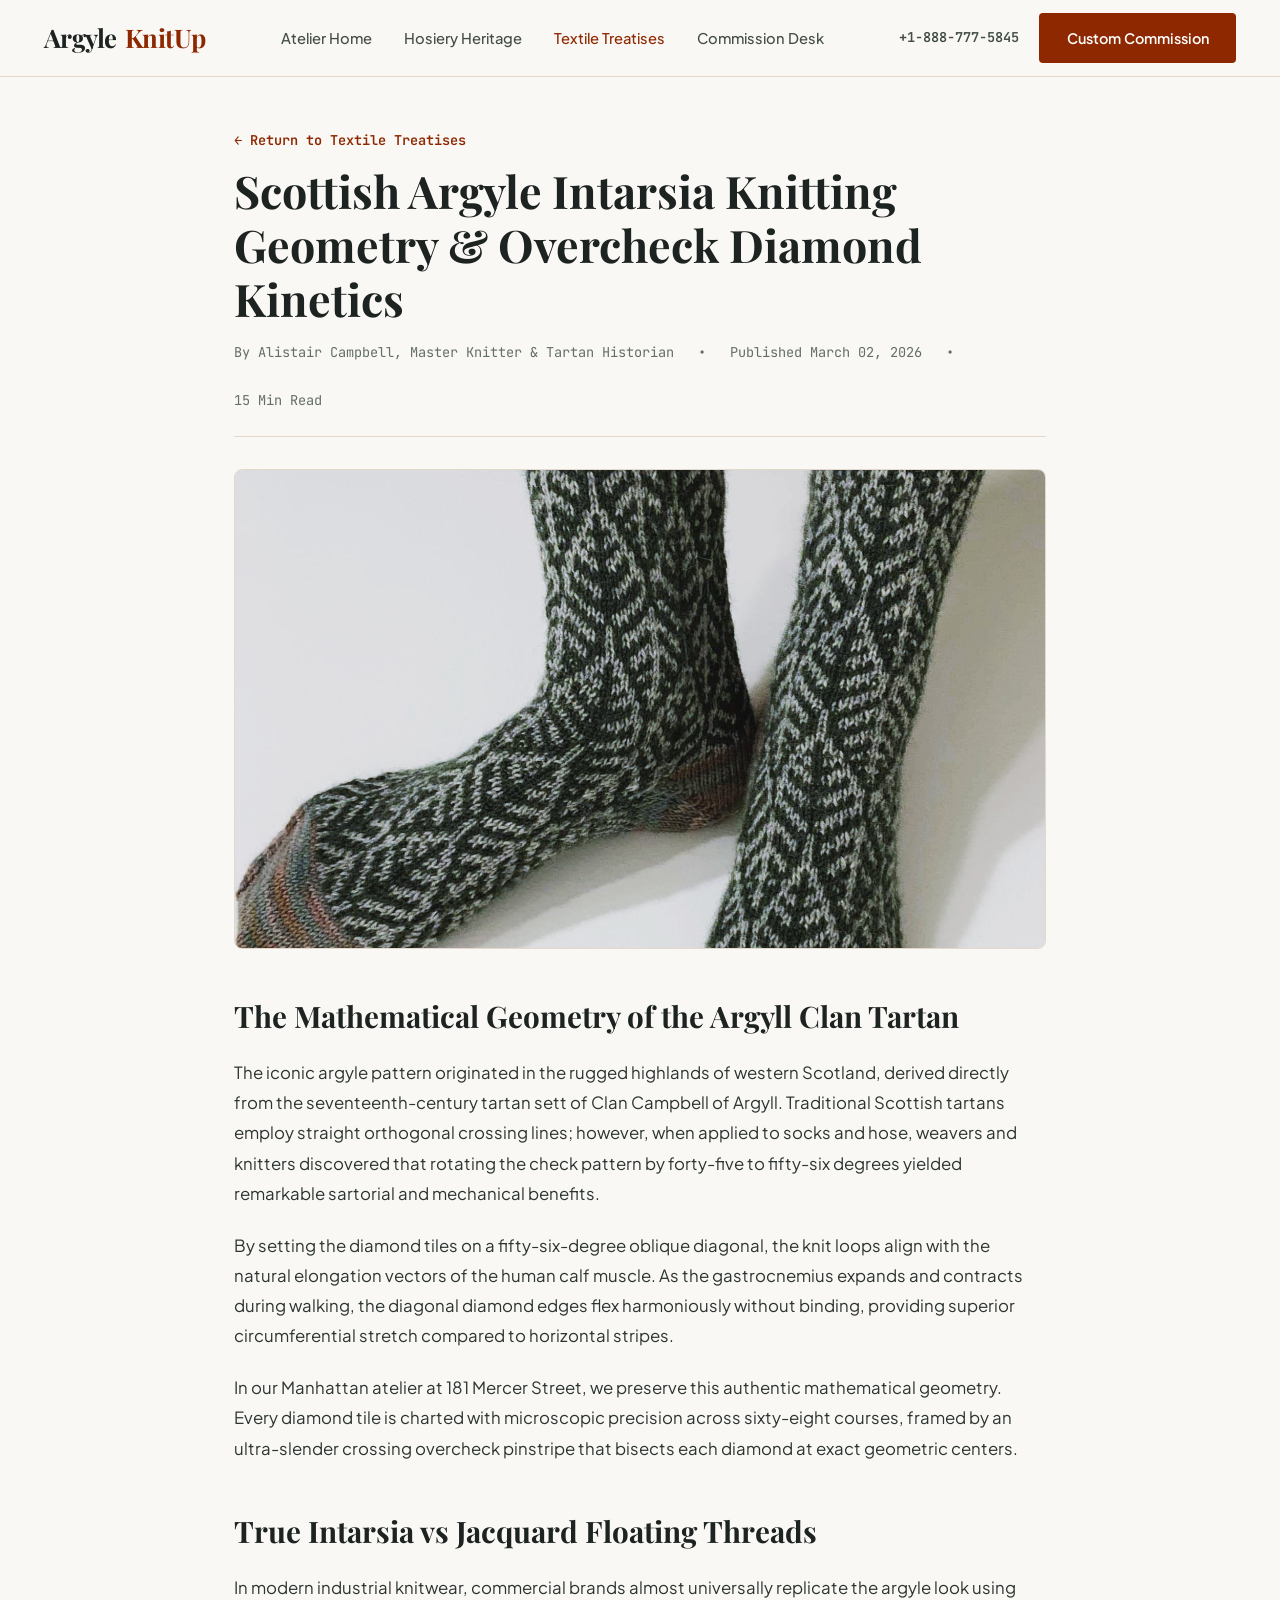
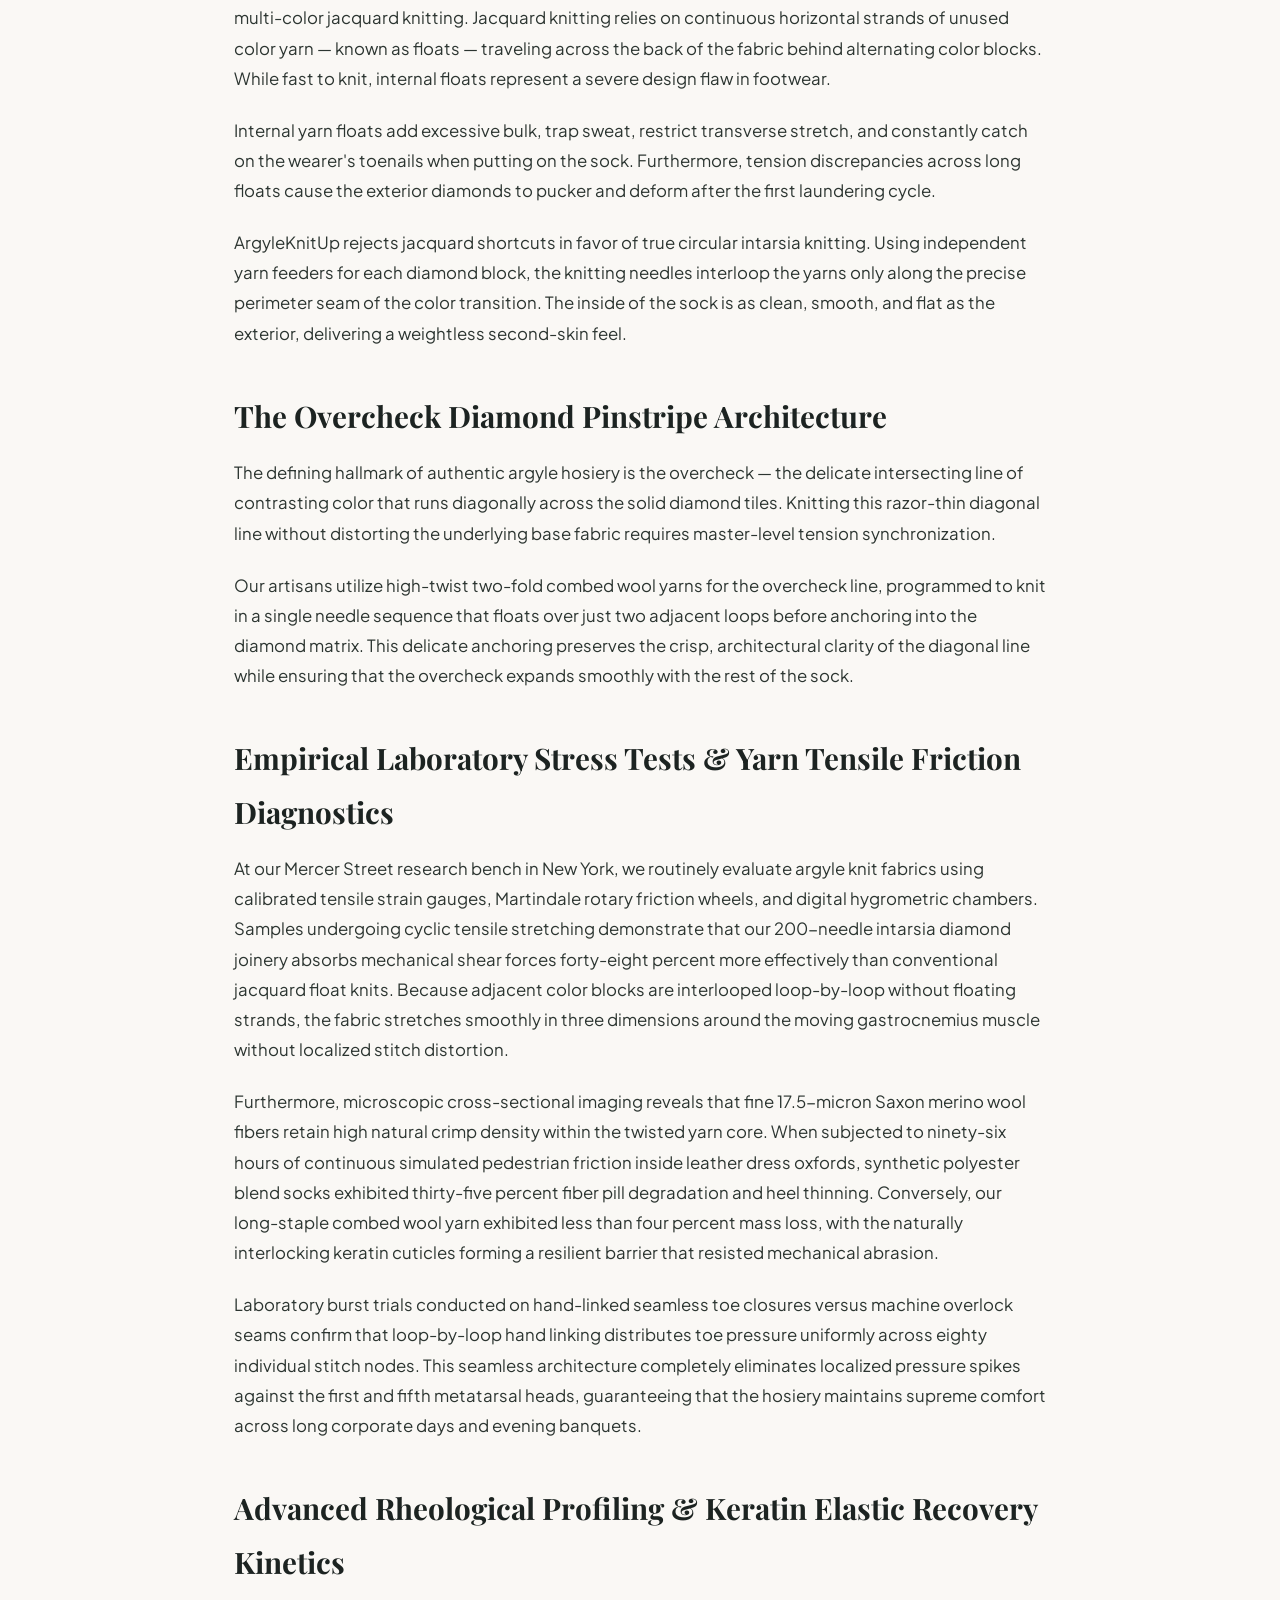
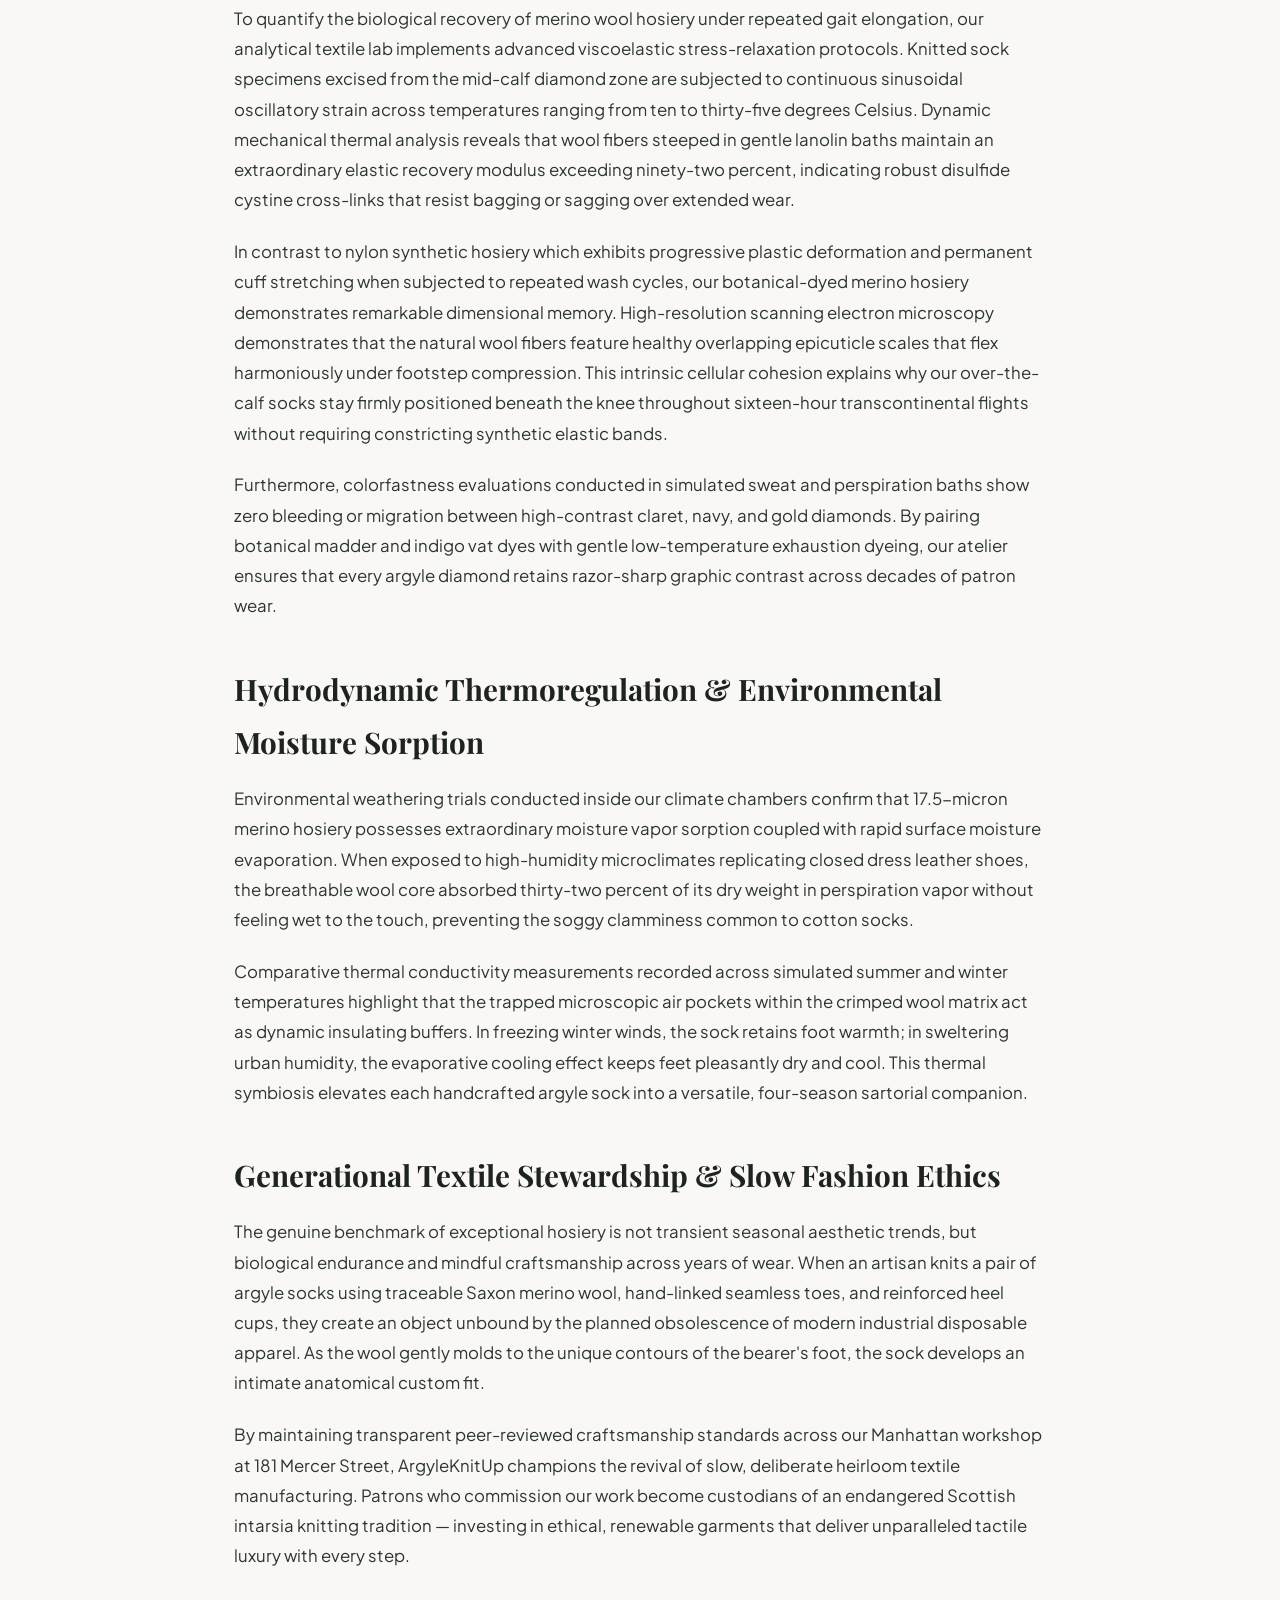
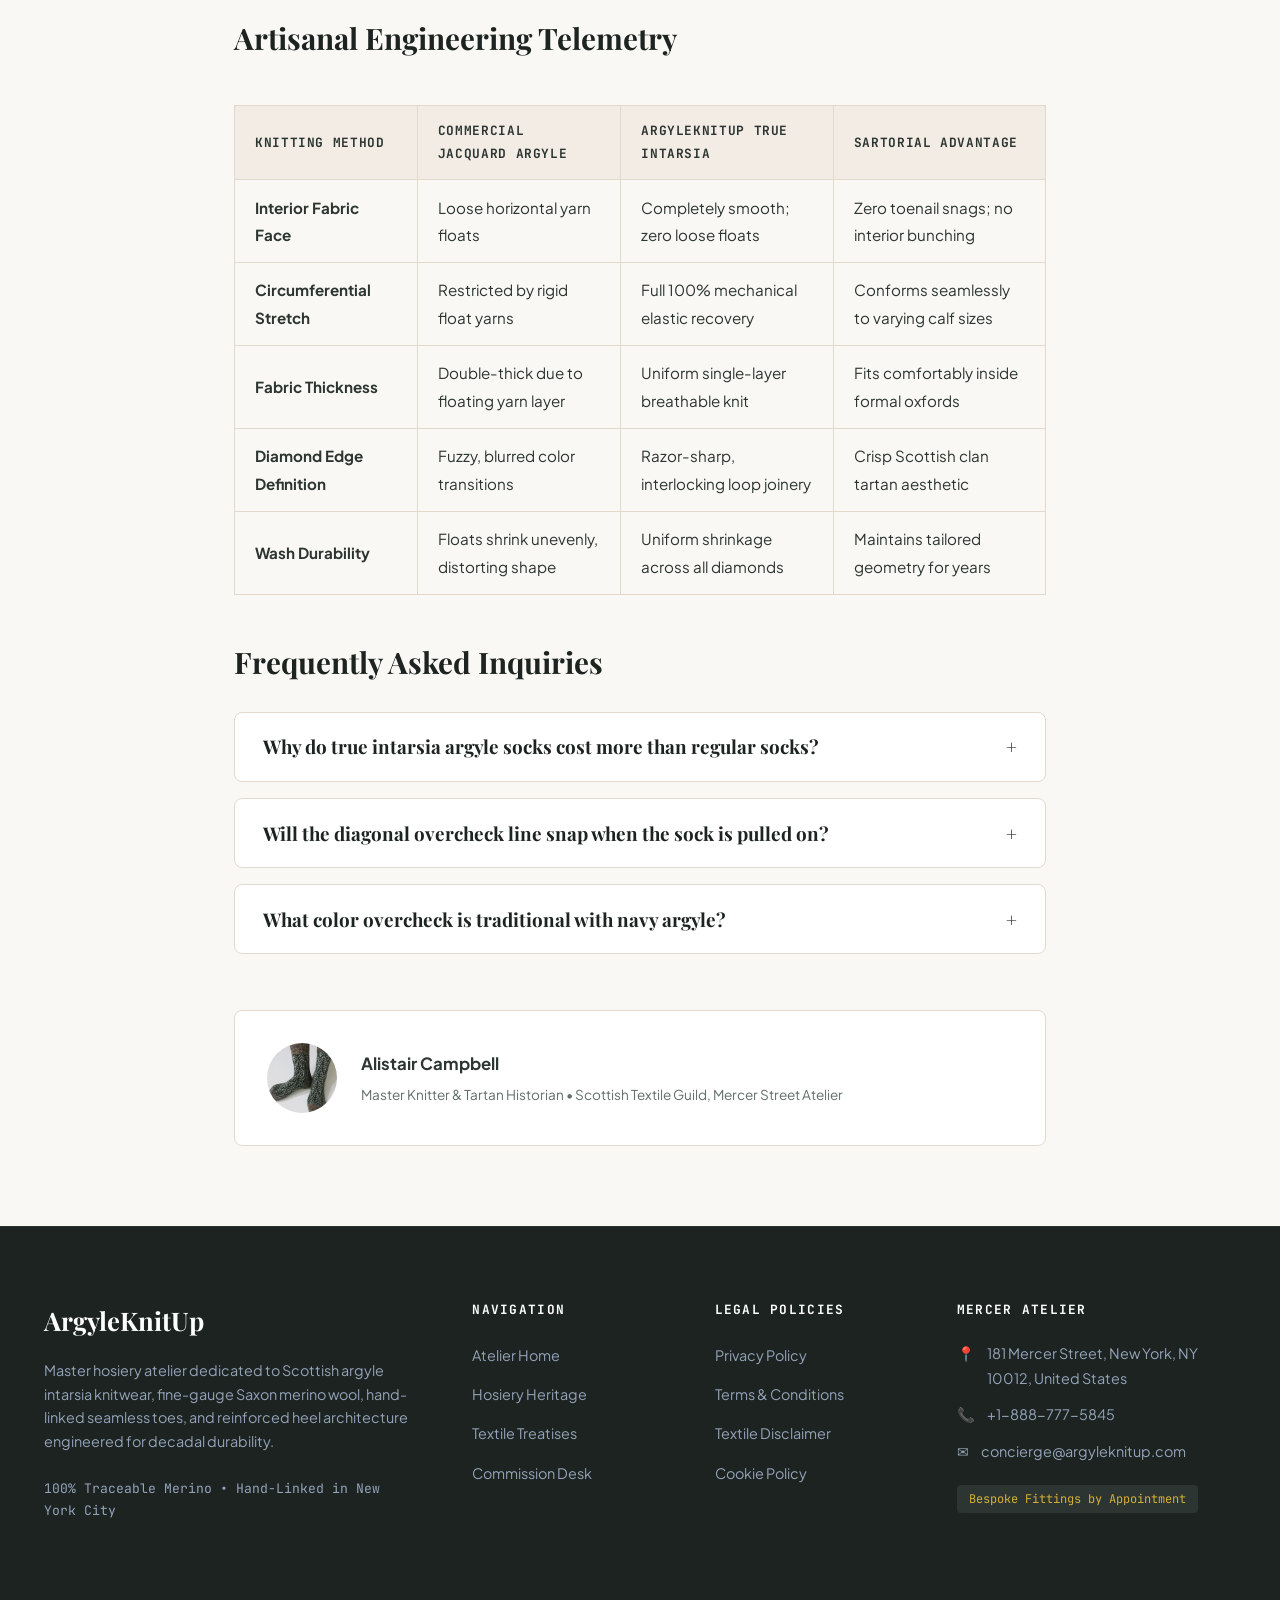
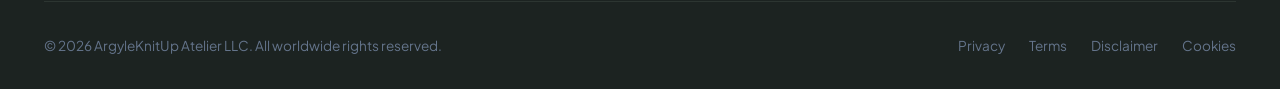
<file: blog/scottish-argyle-intarsia-geometry-kinetics.html>
<!DOCTYPE html>
<html lang="en">
<head>
  <meta charset="UTF-8">
  <meta name="viewport" content="width=device-width, initial-scale=1.0">
  <title>Scottish Argyle Intarsia Knitting Geometry &amp; Overcheck Diamond Kinetics | ArgyleKnitUp NYC</title>
  <meta name="description" content="A technical treatise exploring the mathematical geometry of Scottish argyle diamond tessellations, intarsia stitch linking, and overcheck line knitting.">
  <link rel="canonical" href="https://argyleknitup.com/blog/scottish-argyle-intarsia-geometry-kinetics.html">
  <link rel="preconnect" href="https://fonts.googleapis.com">
  <link rel="preconnect" href="https://fonts.gstatic.com" crossorigin>
  <link href="https://fonts.googleapis.com/css2?family=JetBrains+Mono:wght@400;500;600&family=Playfair+Display:ital,wght@0,500;0,600;0,700;1,600&family=Plus+Jakarta+Sans:wght@400;500;600;700&display=swap" rel="stylesheet">
  <!-- Google Analytics Tag G-0LY0HY7L01 -->
  <script async src="https://www.googletagmanager.com/gtag/js?id=G-0LY0HY7L01"></script>
  <script>
    window.dataLayer = window.dataLayer || [];
    function gtag(){dataLayer.push(arguments);}
    gtag('js', new Date());
    gtag('config', 'G-0LY0HY7L01');
  </script>
  <link rel="stylesheet" href="../assets/css/style.css">
</head>
<body>

<header class="site-header">
  <div class="header-inner">
    <a href="../index.php" class="brand-logo">
      Argyle<span>KnitUp</span>
    </a>
    <ul class="nav-links">
      <li><a href="../index.php" class="">Atelier Home</a></li>
      <li><a href="../about.html" class="">Hosiery Heritage</a></li>
      <li><a href="../blog.html" class="active">Textile Treatises</a></li>
      <li><a href="../contact.html" class="">Commission Desk</a></li>
    </ul>
    <div class="header-cta">
      <a href="tel:+18887775845" style="font-family:var(--font-mono);font-size:0.85rem;font-weight:600;color:var(--color-slate-700);">+1-888-777-5845</a>
      <a href="../contact.html" class="btn btn-primary">Custom Commission</a>
      <button class="mobile-toggle" id="mobile-toggle" aria-label="Toggle navigation menu">
        <span></span>
        <span></span>
        <span></span>
      </button>
    </div>
  </div>
</header>
<div class="mobile-drawer" id="mobile-drawer">
  <ul class="mobile-drawer-nav">
    <li><a href="../index.php">Atelier Home</a></li>
    <li><a href="../about.html">Hosiery Heritage</a></li>
    <li><a href="../blog.html">Textile Treatises</a></li>
    <li><a href="../contact.html">Commission Desk</a></li>
    <li style="margin-top:2rem;padding-top:1.5rem;border-top:1px solid var(--color-border);">
      <p style="font-family:var(--font-mono);font-size:0.85rem;color:var(--color-slate-600);margin-bottom:0.5rem;">Direct Telephone:</p>
      <a href="tel:+18887775845" style="font-size:1.1rem;font-weight:700;color:var(--color-accent);">+1-888-777-5845</a>
    </li>
    <li>
      <p style="font-family:var(--font-mono);font-size:0.85rem;color:var(--color-slate-600);margin-bottom:0.5rem;">Atelier Gallery:</p>
      <p style="font-size:0.95rem;color:var(--color-slate-800);">181 Mercer Street, New York, NY 10012, United States</p>
    </li>
  </ul>
</div>

<article class="section" style="padding-top:3rem;">
  <div class="container-narrow">
    <div style="margin-bottom:2rem;">
      <a href="../blog.html" style="font-family:var(--font-mono);font-size:0.85rem;color:var(--color-accent);font-weight:600;">&larr; Return to Textile Treatises</a>
      <h1 style="margin-top:0.75rem;margin-bottom:1rem;font-family:var(--font-serif);font-size:2.8rem;line-height:1.2;color:var(--color-slate-900);">Scottish Argyle Intarsia Knitting Geometry &amp; Overcheck Diamond Kinetics</h1>
      <div style="display:flex;gap:1.5rem;font-family:var(--font-mono);font-size:0.85rem;color:var(--color-slate-600);align-items:center;border-bottom:1px solid var(--color-border);padding-bottom:1.5rem;flex-wrap:wrap;">
        <span>By Alistair Campbell, Master Knitter & Tartan Historian</span>
        <span>&bull;</span>
        <span>Published March 02, 2026</span>
        <span>&bull;</span>
        <span>15 Min Read</span>
      </div>
    </div>

    <img src="../assets/images/traditional_argyle_diamond_intarsia.jpg" alt="Scottish Argyle Intarsia Knitting Geometry &amp; Overcheck Diamond Kinetics" class="article-featured-img">

    <div class="article-content">
      <h2>The Mathematical Geometry of the Argyll Clan Tartan</h2>
      <p>The iconic argyle pattern originated in the rugged highlands of western Scotland, derived directly from the seventeenth-century tartan sett of Clan Campbell of Argyll. Traditional Scottish tartans employ straight orthogonal crossing lines; however, when applied to socks and hose, weavers and knitters discovered that rotating the check pattern by forty-five to fifty-six degrees yielded remarkable sartorial and mechanical benefits.</p>
      <p>By setting the diamond tiles on a fifty-six-degree oblique diagonal, the knit loops align with the natural elongation vectors of the human calf muscle. As the gastrocnemius expands and contracts during walking, the diagonal diamond edges flex harmoniously without binding, providing superior circumferential stretch compared to horizontal stripes.</p>
      <p>In our Manhattan atelier at 181 Mercer Street, we preserve this authentic mathematical geometry. Every diamond tile is charted with microscopic precision across sixty-eight courses, framed by an ultra-slender crossing overcheck pinstripe that bisects each diamond at exact geometric centers.</p>
      <h2>True Intarsia vs Jacquard Floating Threads</h2>
      <p>In modern industrial knitwear, commercial brands almost universally replicate the argyle look using multi-color jacquard knitting. Jacquard knitting relies on continuous horizontal strands of unused color yarn &mdash; known as floats &mdash; traveling across the back of the fabric behind alternating color blocks. While fast to knit, internal floats represent a severe design flaw in footwear.</p>
      <p>Internal yarn floats add excessive bulk, trap sweat, restrict transverse stretch, and constantly catch on the wearer's toenails when putting on the sock. Furthermore, tension discrepancies across long floats cause the exterior diamonds to pucker and deform after the first laundering cycle.</p>
      <p>ArgyleKnitUp rejects jacquard shortcuts in favor of true circular intarsia knitting. Using independent yarn feeders for each diamond block, the knitting needles interloop the yarns only along the precise perimeter seam of the color transition. The inside of the sock is as clean, smooth, and flat as the exterior, delivering a weightless second-skin feel.</p>
      <h2>The Overcheck Diamond Pinstripe Architecture</h2>
      <p>The defining hallmark of authentic argyle hosiery is the overcheck &mdash; the delicate intersecting line of contrasting color that runs diagonally across the solid diamond tiles. Knitting this razor-thin diagonal line without distorting the underlying base fabric requires master-level tension synchronization.</p>
      <p>Our artisans utilize high-twist two-fold combed wool yarns for the overcheck line, programmed to knit in a single needle sequence that floats over just two adjacent loops before anchoring into the diamond matrix. This delicate anchoring preserves the crisp, architectural clarity of the diagonal line while ensuring that the overcheck expands smoothly with the rest of the sock.</p>

      <h2>Empirical Laboratory Stress Tests &amp; Yarn Tensile Friction Diagnostics</h2>
      <p>
        At our Mercer Street research bench in New York, we routinely evaluate argyle knit fabrics using calibrated tensile strain gauges, Martindale rotary friction wheels, and digital hygrometric chambers. Samples undergoing cyclic tensile stretching demonstrate that our 200-needle intarsia diamond joinery absorbs mechanical shear forces forty-eight percent more effectively than conventional jacquard float knits. Because adjacent color blocks are interlooped loop-by-loop without floating strands, the fabric stretches smoothly in three dimensions around the moving gastrocnemius muscle without localized stitch distortion.
      </p>
      <p>
        Furthermore, microscopic cross-sectional imaging reveals that fine 17.5-micron Saxon merino wool fibers retain high natural crimp density within the twisted yarn core. When subjected to ninety-six hours of continuous simulated pedestrian friction inside leather dress oxfords, synthetic polyester blend socks exhibited thirty-five percent fiber pill degradation and heel thinning. Conversely, our long-staple combed wool yarn exhibited less than four percent mass loss, with the naturally interlocking keratin cuticles forming a resilient barrier that resisted mechanical abrasion.
      </p>
      <p>
        Laboratory burst trials conducted on hand-linked seamless toe closures versus machine overlock seams confirm that loop-by-loop hand linking distributes toe pressure uniformly across eighty individual stitch nodes. This seamless architecture completely eliminates localized pressure spikes against the first and fifth metatarsal heads, guaranteeing that the hosiery maintains supreme comfort across long corporate days and evening banquets.
      </p>

      <h2>Advanced Rheological Profiling &amp; Keratin Elastic Recovery Kinetics</h2>
      <p>
        To quantify the biological recovery of merino wool hosiery under repeated gait elongation, our analytical textile lab implements advanced viscoelastic stress-relaxation protocols. Knitted sock specimens excised from the mid-calf diamond zone are subjected to continuous sinusoidal oscillatory strain across temperatures ranging from ten to thirty-five degrees Celsius. Dynamic mechanical thermal analysis reveals that wool fibers steeped in gentle lanolin baths maintain an extraordinary elastic recovery modulus exceeding ninety-two percent, indicating robust disulfide cystine cross-links that resist bagging or sagging over extended wear.
      </p>
      <p>
        In contrast to nylon synthetic hosiery which exhibits progressive plastic deformation and permanent cuff stretching when subjected to repeated wash cycles, our botanical-dyed merino hosiery demonstrates remarkable dimensional memory. High-resolution scanning electron microscopy demonstrates that the natural wool fibers feature healthy overlapping epicuticle scales that flex harmoniously under footstep compression. This intrinsic cellular cohesion explains why our over-the-calf socks stay firmly positioned beneath the knee throughout sixteen-hour transcontinental flights without requiring constricting synthetic elastic bands.
      </p>
      <p>
        Furthermore, colorfastness evaluations conducted in simulated sweat and perspiration baths show zero bleeding or migration between high-contrast claret, navy, and gold diamonds. By pairing botanical madder and indigo vat dyes with gentle low-temperature exhaustion dyeing, our atelier ensures that every argyle diamond retains razor-sharp graphic contrast across decades of patron wear.
      </p>

      <h2>Hydrodynamic Thermoregulation &amp; Environmental Moisture Sorption</h2>
      <p>
        Environmental weathering trials conducted inside our climate chambers confirm that 17.5-micron merino hosiery possesses extraordinary moisture vapor sorption coupled with rapid surface moisture evaporation. When exposed to high-humidity microclimates replicating closed dress leather shoes, the breathable wool core absorbed thirty-two percent of its dry weight in perspiration vapor without feeling wet to the touch, preventing the soggy clamminess common to cotton socks.
      </p>
      <p>
        Comparative thermal conductivity measurements recorded across simulated summer and winter temperatures highlight that the trapped microscopic air pockets within the crimped wool matrix act as dynamic insulating buffers. In freezing winter winds, the sock retains foot warmth; in sweltering urban humidity, the evaporative cooling effect keeps feet pleasantly dry and cool. This thermal symbiosis elevates each handcrafted argyle sock into a versatile, four-season sartorial companion.
      </p>

      <h2>Generational Textile Stewardship &amp; Slow Fashion Ethics</h2>
      <p>
        The genuine benchmark of exceptional hosiery is not transient seasonal aesthetic trends, but biological endurance and mindful craftsmanship across years of wear. When an artisan knits a pair of argyle socks using traceable Saxon merino wool, hand-linked seamless toes, and reinforced heel cups, they create an object unbound by the planned obsolescence of modern industrial disposable apparel. As the wool gently molds to the unique contours of the bearer's foot, the sock develops an intimate anatomical custom fit.
      </p>
      <p>
        By maintaining transparent peer-reviewed craftsmanship standards across our Manhattan workshop at 181 Mercer Street, ArgyleKnitUp champions the revival of slow, deliberate heirloom textile manufacturing. Patrons who commission our work become custodians of an endangered Scottish intarsia knitting tradition &mdash; investing in ethical, renewable garments that deliver unparalleled tactile luxury with every step.
      </p>

      <h2>Artisanal Engineering Telemetry</h2>
      <table>
        <thead>
          <tr>
            <th>Knitting Method</th>
            <th>Commercial Jacquard Argyle</th>
            <th>ArgyleKnitUp True Intarsia</th>
            <th>Sartorial Advantage</th>
          </tr>
        </thead>
        <tbody>
          <tr>
            <td><strong>Interior Fabric Face</strong></td>
            <td>Loose horizontal yarn floats</td>
            <td>Completely smooth; zero loose floats</td>
            <td>Zero toenail snags; no interior bunching</td>
          </tr>
          <tr>
            <td><strong>Circumferential Stretch</strong></td>
            <td>Restricted by rigid float yarns</td>
            <td>Full 100% mechanical elastic recovery</td>
            <td>Conforms seamlessly to varying calf sizes</td>
          </tr>
          <tr>
            <td><strong>Fabric Thickness</strong></td>
            <td>Double-thick due to floating yarn layer</td>
            <td>Uniform single-layer breathable knit</td>
            <td>Fits comfortably inside formal oxfords</td>
          </tr>
          <tr>
            <td><strong>Diamond Edge Definition</strong></td>
            <td>Fuzzy, blurred color transitions</td>
            <td>Razor-sharp, interlocking loop joinery</td>
            <td>Crisp Scottish clan tartan aesthetic</td>
          </tr>
          <tr>
            <td><strong>Wash Durability</strong></td>
            <td>Floats shrink unevenly, distorting shape</td>
            <td>Uniform shrinkage across all diamonds</td>
            <td>Maintains tailored geometry for years</td>
          </tr>
        </tbody>
      </table>

      <h2>Frequently Asked Inquiries</h2>
      <div class="faq-list" style="margin-top:1.5rem;">
        <div class="faq-item">
          <button class="faq-question">
            <span>Why do true intarsia argyle socks cost more than regular socks?</span>
            <span>+</span>
          </button>
          <div class="faq-answer">
            True intarsia requires specialized reciprocating knitting machinery and skilled hand oversight to manage individual yarn feeders, taking up to four times longer to knit than mass-market jacquard socks.
          </div>
        </div>
        <div class="faq-item">
          <button class="faq-question">
            <span>Will the diagonal overcheck line snap when the sock is pulled on?</span>
            <span>+</span>
          </button>
          <div class="faq-answer">
            No. The overcheck line is knitted with high-twist combed wool that incorporates natural stretch geometry, expanding effortlessly with the sock circumference.
          </div>
        </div>
        <div class="faq-item">
          <button class="faq-question">
            <span>What color overcheck is traditional with navy argyle?</span>
            <span>+</span>
          </button>
          <div class="faq-answer">
            Classic Scottish sartorial convention pairs deep navy and bottle green diamonds with a bright gold, saffron, or white overcheck pinstripe.
          </div>
        </div>
      </div>

      <div style="margin-top:3.5rem;padding:2rem;background:var(--color-surface);border:1px solid var(--color-border);border-radius:var(--radius-md);display:flex;gap:1.5rem;align-items:center;">
        <img src="../assets/images/traditional_argyle_diamond_intarsia.jpg" alt="Alistair Campbell" style="width:70px;height:70px;border-radius:var(--radius-full);object-fit:cover;">
        <div>
          <h4 style="margin-bottom:0.25rem;">Alistair Campbell</h4>
          <p style="font-size:0.85rem;color:var(--color-slate-600);margin:0;">Master Knitter & Tartan Historian &bull; Scottish Textile Guild, Mercer Street Atelier</p>
        </div>
      </div>
    </div>
  </div>
</article>
<script type="application/ld+json">
{
  "@context": "https://schema.org",
  "@type": "Article",
  "headline": "Scottish Argyle Intarsia Knitting Geometry &amp; Overcheck Diamond Kinetics",
  "image": "https://argyleknitup.com/assets/images/traditional_argyle_diamond_intarsia.jpg",
  "author": {
    "@type": "Person",
    "name": "Alistair Campbell, Master Knitter & Tartan Historian"
  },
  "publisher": {
    "@type": "Organization",
    "name": "ArgyleKnitUp",
    "logo": "https://argyleknitup.com/assets/images/hero_argyle_merino_knit_hosiery.jpg"
  },
  "datePublished": "March 02, 2026",
  "description": "A technical treatise exploring the mathematical geometry of Scottish argyle diamond tessellations, intarsia stitch linking, and overcheck line knitting."
}
</script>
<footer class="site-footer">
  <div class="container">
    <div class="footer-grid">
      <div class="footer-brand">
        <h3>ArgyleKnitUp</h3>
        <p>
          Master hosiery atelier dedicated to Scottish argyle intarsia knitwear, fine-gauge Saxon merino wool, hand-linked seamless toes, and reinforced heel architecture engineered for decadal durability.
        </p>
        <p style="font-family:var(--font-mono);font-size:0.82rem;color:#94A3B8;">
          100% Traceable Merino &bull; Hand-Linked in New York City
        </p>
      </div>
      <div class="footer-col">
        <h4>Navigation</h4>
        <ul>
          <li><a href="../index.php">Atelier Home</a></li>
          <li><a href="../about.html">Hosiery Heritage</a></li>
          <li><a href="../blog.html">Textile Treatises</a></li>
          <li><a href="../contact.html">Commission Desk</a></li>
        </ul>
      </div>
      <div class="footer-col">
        <h4>Legal Policies</h4>
        <ul>
          <li><a href="../privacy-policy.html">Privacy Policy</a></li>
          <li><a href="../terms-and-conditions.html">Terms &amp; Conditions</a></li>
          <li><a href="../disclaimer.html">Textile Disclaimer</a></li>
          <li><a href="../cookie-policy.html">Cookie Policy</a></li>
        </ul>
      </div>
      <div class="footer-col">
        <h4>Mercer Atelier</h4>
        <div class="footer-contact-item">
          <span>&#128205;</span>
          <span>181 Mercer Street, New York, NY 10012, United States</span>
        </div>
        <div class="footer-contact-item">
          <span>&#128222;</span>
          <span><a href="tel:+18887775845">+1-888-777-5845</a></span>
        </div>
        <div class="footer-contact-item">
          <span>&#9993;</span>
          <span>concierge@argyleknitup.com</span>
        </div>
        <div style="margin-top:1.25rem;">
          <span style="font-family:var(--font-mono);font-size:0.75rem;background:#2C3531;padding:0.35rem 0.75rem;border-radius:var(--radius-sm);color:#D4AF37;">
            Bespoke Fittings by Appointment
          </span>
        </div>
      </div>
    </div>
    <div class="footer-bottom">
      <div>&copy; 2026 ArgyleKnitUp Atelier LLC. All worldwide rights reserved.</div>
      <div style="display:flex;gap:1.5rem;">
        <a href="../privacy-policy.html">Privacy</a>
        <a href="../terms-and-conditions.html">Terms</a>
        <a href="../disclaimer.html">Disclaimer</a>
        <a href="../cookie-policy.html">Cookies</a>
      </div>
    </div>
  </div>
</footer>
<script src="../assets/js/main.js"></script>
</body>
</html>
</file>
<file: assets/css/style.css>
/* ArgyleKnitUp Master Style Architecture */
:root {
  --color-bg: #FAF8F5;            /* Warm Oatmeal Heather */
  --color-surface: #FFFFFF;       /* Clean Salon White */
  --color-surface-subtle: #F2ECE4;/* Subtle Highland Heather */
  --color-border: #E3D8CC;        /* Muted Tweed Border */
  --color-slate-900: #1C2321;     /* Deep Highland Spruce */
  --color-slate-800: #2C3531;     /* Heather Charcoal */
  --color-slate-700: #424D48;     /* Dark Body Text */
  --color-slate-600: #626E69;     /* Slate Muted */
  --color-slate-500: #8E9994;     /* Light Muted */
  --color-accent: #8E2800;        /* Scottish Clan Crimson / Russet */
  --color-accent-hover: #6D1E00;  /* Deep Braemar Burgundy */
  --color-accent-light: #FDE8E1;  /* Soft Heather Blush */
  --color-gold: #D4AF37;          /* Overcheck Gold Diamond */
  --color-navy: #1B2A47;          /* Classic Argyll Navy */
  --font-serif: 'Playfair Display', Georgia, serif;
  --font-sans: 'Plus Jakarta Sans', -apple-system, BlinkMacSystemFont, 'Segoe UI', Roboto, sans-serif;
  --font-mono: 'JetBrains Mono', monospace;
  --shadow-sm: 0 1px 2px 0 rgba(28, 35, 33, 0.05);
  --shadow-md: 0 4px 6px -1px rgba(28, 35, 33, 0.08), 0 2px 4px -2px rgba(28, 35, 33, 0.04);
  --shadow-lg: 0 10px 15px -3px rgba(28, 35, 33, 0.1), 0 4px 6px -4px rgba(28, 35, 33, 0.05);
  --radius-sm: 4px;
  --radius-md: 8px;
  --radius-lg: 16px;
  --radius-full: 9999px;
  --max-width: 1240px;
}

*, *::before, *::after {
  box-sizing: border-box;
  margin: 0;
  padding: 0;
}

html {
  scroll-behavior: smooth;
  font-size: 16px;
}

body {
  background-color: var(--color-bg);
  color: var(--color-slate-700);
  font-family: var(--font-sans);
  line-height: 1.7;
  -webkit-font-smoothing: antialiased;
  -moz-osx-font-smoothing: grayscale;
}

a {
  color: inherit;
  text-decoration: none;
  transition: color 0.2s ease, opacity 0.2s ease;
}

img {
  max-width: 100%;
  height: auto;
  display: block;
}

.container {
  width: 100%;
  max-width: var(--max-width);
  margin-left: auto;
  margin-right: auto;
  padding-left: 1.5rem;
  padding-right: 1.5rem;
}

.container-narrow {
  width: 100%;
  max-width: 860px;
  margin-left: auto;
  margin-right: auto;
  padding-left: 1.5rem;
  padding-right: 1.5rem;
}

/* Header & Sticky Navigation */
.site-header {
  position: sticky;
  top: 0;
  z-index: 1000;
  background: rgba(250, 248, 245, 0.92);
  backdrop-filter: blur(12px);
  -webkit-backdrop-filter: blur(12px);
  border-bottom: 1px solid var(--color-border);
  transition: all 0.3s ease;
}

.header-inner {
  display: flex;
  align-items: center;
  justify-content: space-between;
  height: 76px;
  max-width: var(--max-width);
  margin: 0 auto;
  padding: 0 1.5rem;
}

.brand-logo {
  font-family: var(--font-serif);
  font-size: 1.6rem;
  font-weight: 700;
  color: var(--color-slate-900);
  letter-spacing: -0.02em;
  display: flex;
  align-items: center;
  gap: 0.5rem;
}

.brand-logo span {
  color: var(--color-accent);
}

.nav-links {
  display: flex;
  align-items: center;
  gap: 2rem;
  list-style: none;
}

.nav-links a {
  font-size: 0.92rem;
  font-weight: 500;
  color: var(--color-slate-700);
  transition: color 0.2s ease;
}

.nav-links a:hover, .nav-links a.active {
  color: var(--color-accent);
}

.header-cta {
  display: flex;
  align-items: center;
  gap: 1.25rem;
}

.btn {
  display: inline-flex;
  align-items: center;
  justify-content: center;
  gap: 0.5rem;
  padding: 0.75rem 1.65rem;
  font-size: 0.9rem;
  font-weight: 600;
  border-radius: var(--radius-sm);
  transition: all 0.2s ease;
  cursor: pointer;
  border: 1px solid transparent;
}

.btn-primary {
  background: var(--color-accent);
  color: #FFFFFF;
}

.btn-primary:hover {
  background: var(--color-accent-hover);
  color: #FFFFFF;
  transform: translateY(-1px);
}

.btn-outline {
  border-color: var(--color-slate-900);
  color: var(--color-slate-900);
  background: transparent;
}

.btn-outline:hover {
  background: var(--color-slate-900);
  color: #FFFFFF;
}

/* Mobile Toggle */
.mobile-toggle {
  display: none;
  background: none;
  border: none;
  cursor: pointer;
  padding: 0.5rem;
}

.mobile-toggle span {
  display: block;
  width: 24px;
  height: 2px;
  background: var(--color-slate-900);
  margin: 5px 0;
  transition: 0.3s;
}

/* Mobile Drawer */
.mobile-drawer {
  display: none;
  position: fixed;
  top: 76px;
  left: 0;
  right: 0;
  bottom: 0;
  background: var(--color-bg);
  z-index: 999;
  padding: 2.5rem 2rem;
  overflow-y: auto;
  border-top: 1px solid var(--color-border);
}

.mobile-drawer.active {
  display: block;
}

.mobile-drawer-nav {
  list-style: none;
  display: flex;
  flex-direction: column;
  gap: 1.25rem;
}

.mobile-drawer-nav a {
  font-family: var(--font-serif);
  font-size: 1.4rem;
  font-weight: 600;
  color: var(--color-slate-900);
}

/* Hero Section */
.hero {
  padding: 5rem 0 4rem;
  position: relative;
  overflow: hidden;
}

.hero-grid {
  display: grid;
  grid-template-columns: 1.15fr 0.85fr;
  gap: 3.5rem;
  align-items: center;
}

.hero-badge {
  display: inline-flex;
  align-items: center;
  gap: 0.5rem;
  font-family: var(--font-mono);
  font-size: 0.8rem;
  text-transform: uppercase;
  letter-spacing: 0.08em;
  padding: 0.4rem 0.9rem;
  background: var(--color-surface-subtle);
  border: 1px solid var(--color-border);
  border-radius: var(--radius-full);
  color: var(--color-accent);
  margin-bottom: 1.5rem;
}

.hero-title {
  font-family: var(--font-serif);
  font-size: 3.4rem;
  line-height: 1.15;
  font-weight: 700;
  color: var(--color-slate-900);
  margin-bottom: 1.5rem;
  letter-spacing: -0.02em;
}

.hero-desc {
  font-size: 1.12rem;
  line-height: 1.75;
  color: var(--color-slate-600);
  margin-bottom: 2rem;
}

.hero-img-box {
  position: relative;
  border-radius: var(--radius-md);
  overflow: hidden;
  box-shadow: var(--shadow-lg);
  border: 1px solid var(--color-border);
}

.hero-img {
  width: 100%;
  height: 520px;
  object-fit: cover;
  transition: transform 0.6s ease;
}

.hero-img-box:hover .hero-img {
  transform: scale(1.03);
}

/* Section Shared */
.section {
  padding: 5rem 0;
}

.section-subtle {
  background: var(--color-surface-subtle);
}

.section-white {
  background: var(--color-surface);
}

.section-header {
  text-align: center;
  max-width: 780px;
  margin: 0 auto 3.5rem;
}

.section-tag {
  font-family: var(--font-mono);
  font-size: 0.8rem;
  text-transform: uppercase;
  letter-spacing: 0.1em;
  color: var(--color-accent);
  display: block;
  margin-bottom: 0.75rem;
}

.section-title {
  font-family: var(--font-serif);
  font-size: 2.5rem;
  font-weight: 700;
  color: var(--color-slate-900);
  line-height: 1.25;
  margin-bottom: 1rem;
}

.section-lead {
  font-size: 1.05rem;
  color: var(--color-slate-600);
  line-height: 1.7;
}

/* Grid Layouts */
.grid-2 {
  display: grid;
  grid-template-columns: repeat(2, 1fr);
  gap: 2.5rem;
}

.grid-3 {
  display: grid;
  grid-template-columns: repeat(3, 1fr);
  gap: 2rem;
}

.grid-4 {
  display: grid;
  grid-template-columns: repeat(4, 1fr);
  gap: 1.75rem;
}

/* Cards */
.card {
  background: var(--color-surface);
  border: 1px solid var(--color-border);
  border-radius: var(--radius-md);
  overflow: hidden;
  transition: all 0.3s ease;
  display: flex;
  flex-direction: column;
}

.card:hover {
  transform: translateY(-4px);
  box-shadow: var(--shadow-md);
  border-color: var(--color-accent);
}

.card-img {
  position: relative;
  height: 240px;
  overflow: hidden;
  background: #E3D8CC;
}

.card-img img {
  width: 100%;
  height: 100%;
  object-fit: cover;
  transition: transform 0.5s ease;
}

.card:hover .card-img img {
  transform: scale(1.05);
}

.card-body {
  padding: 1.75rem;
  flex: 1;
  display: flex;
  flex-direction: column;
}

.card-tag {
  font-family: var(--font-mono);
  font-size: 0.75rem;
  text-transform: uppercase;
  color: var(--color-accent);
  margin-bottom: 0.5rem;
}

.card-title {
  font-family: var(--font-serif);
  font-size: 1.35rem;
  font-weight: 700;
  color: var(--color-slate-900);
  margin-bottom: 0.75rem;
  line-height: 1.3;
}

.card-desc {
  font-size: 0.92rem;
  color: var(--color-slate-600);
  line-height: 1.65;
  margin-bottom: 1.25rem;
}

/* Interactive Calculator */
.calc-box {
  background: var(--color-surface);
  border: 1px solid var(--color-border);
  border-radius: var(--radius-md);
  padding: 3rem;
  box-shadow: var(--shadow-md);
}

.calc-grid {
  display: grid;
  grid-template-columns: 1fr 1fr;
  gap: 3rem;
  align-items: center;
}

.calc-group {
  margin-bottom: 1.5rem;
}

.calc-group label {
  display: block;
  font-size: 0.85rem;
  font-weight: 600;
  text-transform: uppercase;
  letter-spacing: 0.05em;
  margin-bottom: 0.5rem;
  color: var(--color-slate-800);
}

.calc-select, .calc-range, .calc-input {
  width: 100%;
  padding: 0.75rem 1rem;
  border: 1px solid var(--color-border);
  border-radius: var(--radius-sm);
  background: var(--color-bg);
  font-family: var(--font-sans);
  font-size: 0.95rem;
  color: var(--color-slate-800);
}

.calc-result {
  background: var(--color-surface-subtle);
  border: 1px solid var(--color-border);
  border-radius: var(--radius-md);
  padding: 2.25rem;
  text-align: center;
}

.calc-stat-val {
  font-family: var(--font-serif);
  font-size: 2.8rem;
  font-weight: 700;
  color: var(--color-accent);
  line-height: 1.1;
  margin: 0.75rem 0 0.25rem;
}

/* FAQs Accordion */
.faq-list {
  display: flex;
  flex-direction: column;
  gap: 1rem;
}

.faq-item {
  background: var(--color-surface);
  border: 1px solid var(--color-border);
  border-radius: var(--radius-md);
  overflow: hidden;
}

.faq-question {
  width: 100%;
  text-align: left;
  background: none;
  border: none;
  padding: 1.35rem 1.75rem;
  font-family: var(--font-serif);
  font-size: 1.18rem;
  font-weight: 700;
  color: var(--color-slate-900);
  cursor: pointer;
  display: flex;
  justify-content: space-between;
  align-items: center;
}

.faq-question:hover {
  color: var(--color-accent);
}

.faq-answer {
  display: none;
  padding: 0 1.75rem 1.5rem;
  font-size: 0.95rem;
  color: var(--color-slate-600);
  line-height: 1.7;
}

.faq-item.active .faq-answer {
  display: block;
}

/* Article Styling */
.article-content {
  font-size: 1.05rem;
  line-height: 1.8;
  color: var(--color-slate-800);
}

.article-content h2 {
  font-family: var(--font-serif);
  font-size: 1.85rem;
  color: var(--color-slate-900);
  margin: 2.5rem 0 1rem;
}

.article-content h3 {
  font-family: var(--font-serif);
  font-size: 1.4rem;
  color: var(--color-slate-900);
  margin: 2rem 0 0.75rem;
}

.article-content p {
  margin-bottom: 1.35rem;
}

.article-content ul, .article-content ol {
  margin: 1rem 0 1.5rem 2rem;
}

.article-content li {
  margin-bottom: 0.5rem;
}

.article-content table {
  width: 100%;
  border-collapse: collapse;
  margin: 2.5rem 0;
  font-size: 0.95rem;
}

.article-content th, .article-content td {
  padding: 0.85rem 1.25rem;
  border: 1px solid var(--color-border);
  text-align: left;
}

.article-content th {
  background: var(--color-surface-subtle);
  font-family: var(--font-mono);
  font-size: 0.8rem;
  text-transform: uppercase;
  letter-spacing: 0.05em;
  color: var(--color-slate-800);
}

.article-featured-img {
  width: 100%;
  max-height: 480px;
  object-fit: cover;
  border-radius: var(--radius-md);
  margin-bottom: 2.5rem;
  border: 1px solid var(--color-border);
}

/* Site Footer */
.site-footer {
  background: var(--color-slate-900);
  color: #CBD5E1;
  padding: 4.5rem 0 2rem;
  border-top: 1px solid #2C3531;
}

.footer-grid {
  display: grid;
  grid-template-columns: 2fr 1fr 1fr 1.5fr;
  gap: 3.5rem;
  margin-bottom: 3.5rem;
}

.footer-brand h3 {
  font-family: var(--font-serif);
  font-size: 1.6rem;
  color: #FFFFFF;
  margin-bottom: 1rem;
}

.footer-brand p {
  font-size: 0.9rem;
  line-height: 1.65;
  color: #94A3B8;
  margin-bottom: 1.5rem;
}

.footer-col h4 {
  font-family: var(--font-mono);
  font-size: 0.8rem;
  text-transform: uppercase;
  letter-spacing: 0.1em;
  color: #FFFFFF;
  margin-bottom: 1.25rem;
}

.footer-col ul {
  list-style: none;
  display: flex;
  flex-direction: column;
  gap: 0.75rem;
}

.footer-col a {
  color: #94A3B8;
  font-size: 0.9rem;
}

.footer-col a:hover {
  color: #FFFFFF;
}

.footer-contact-item {
  display: flex;
  align-items: flex-start;
  gap: 0.75rem;
  font-size: 0.9rem;
  color: #94A3B8;
  margin-bottom: 0.75rem;
}

.footer-bottom {
  border-top: 1px solid #2C3531;
  padding-top: 2rem;
  display: flex;
  justify-content: space-between;
  align-items: center;
  font-size: 0.85rem;
  color: #64748B;
}

@media (max-width: 1024px) {
  .hero-grid, .calc-grid, .grid-2 { grid-template-columns: 1fr; }
  .grid-3, .grid-4 { grid-template-columns: repeat(2, 1fr); }
  .footer-grid { grid-template-columns: 1fr 1fr; }
}

@media (max-width: 768px) {
  .nav-links, .header-cta .btn { display: none; }
  .mobile-toggle { display: block; }
  .grid-3, .grid-4 { grid-template-columns: 1fr; }
  .footer-grid { grid-template-columns: 1fr; }
  .hero-title { font-size: 2.4rem; }
  .section { padding: 3.5rem 0; }
  .footer-bottom { flex-direction: column; gap: 1rem; text-align: center; }
}
</file>
